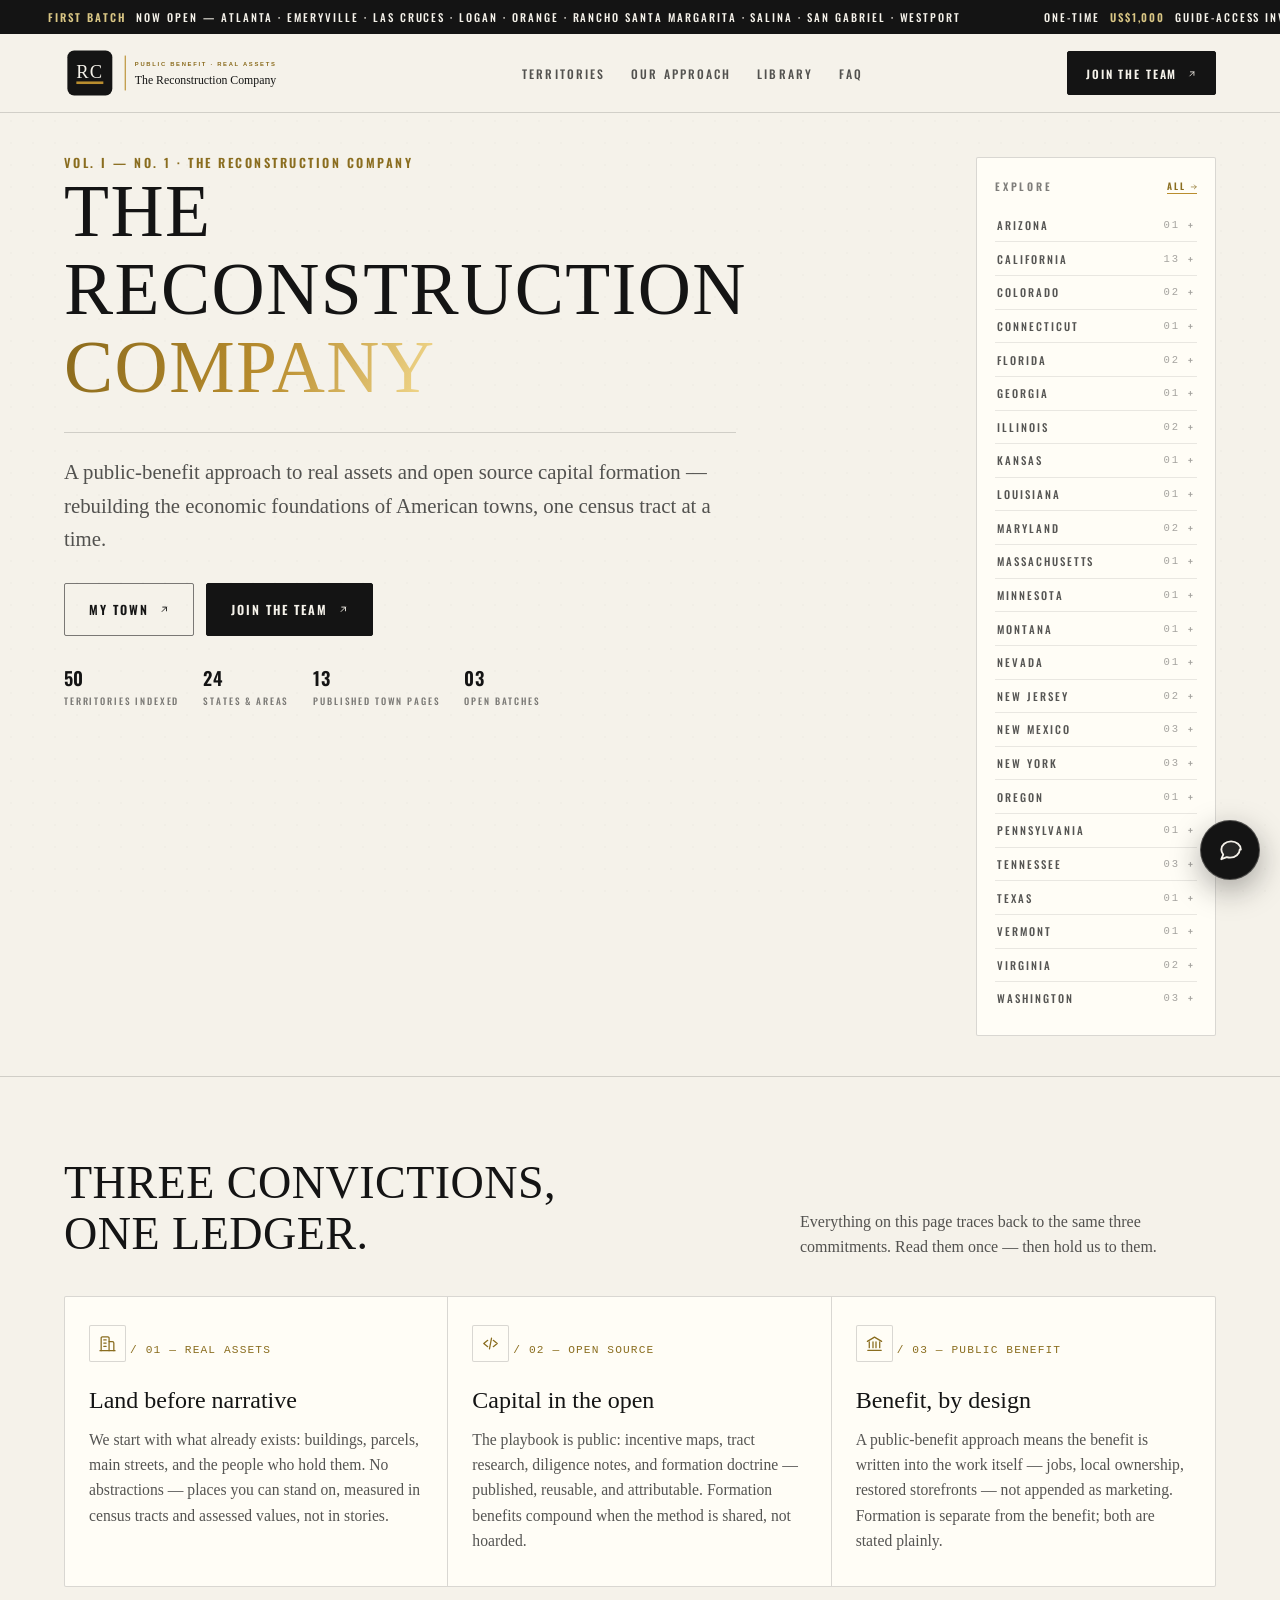
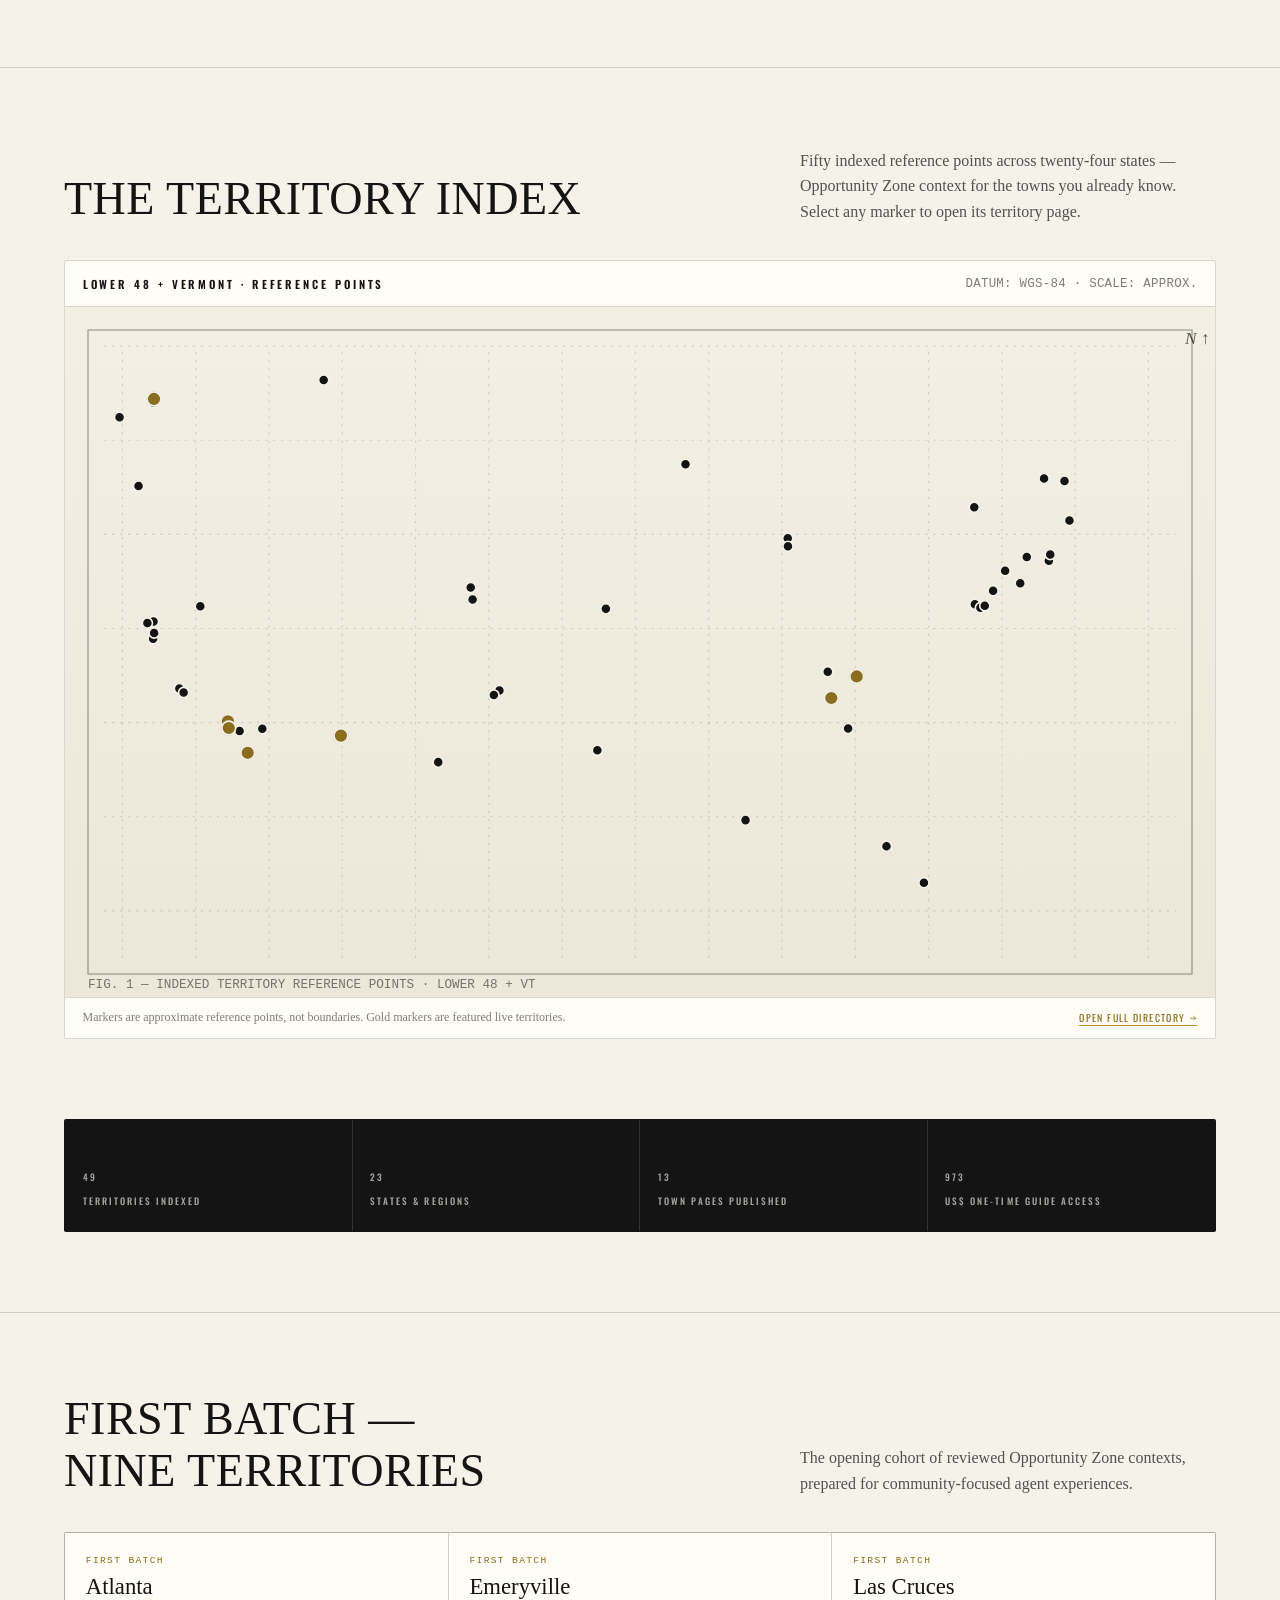
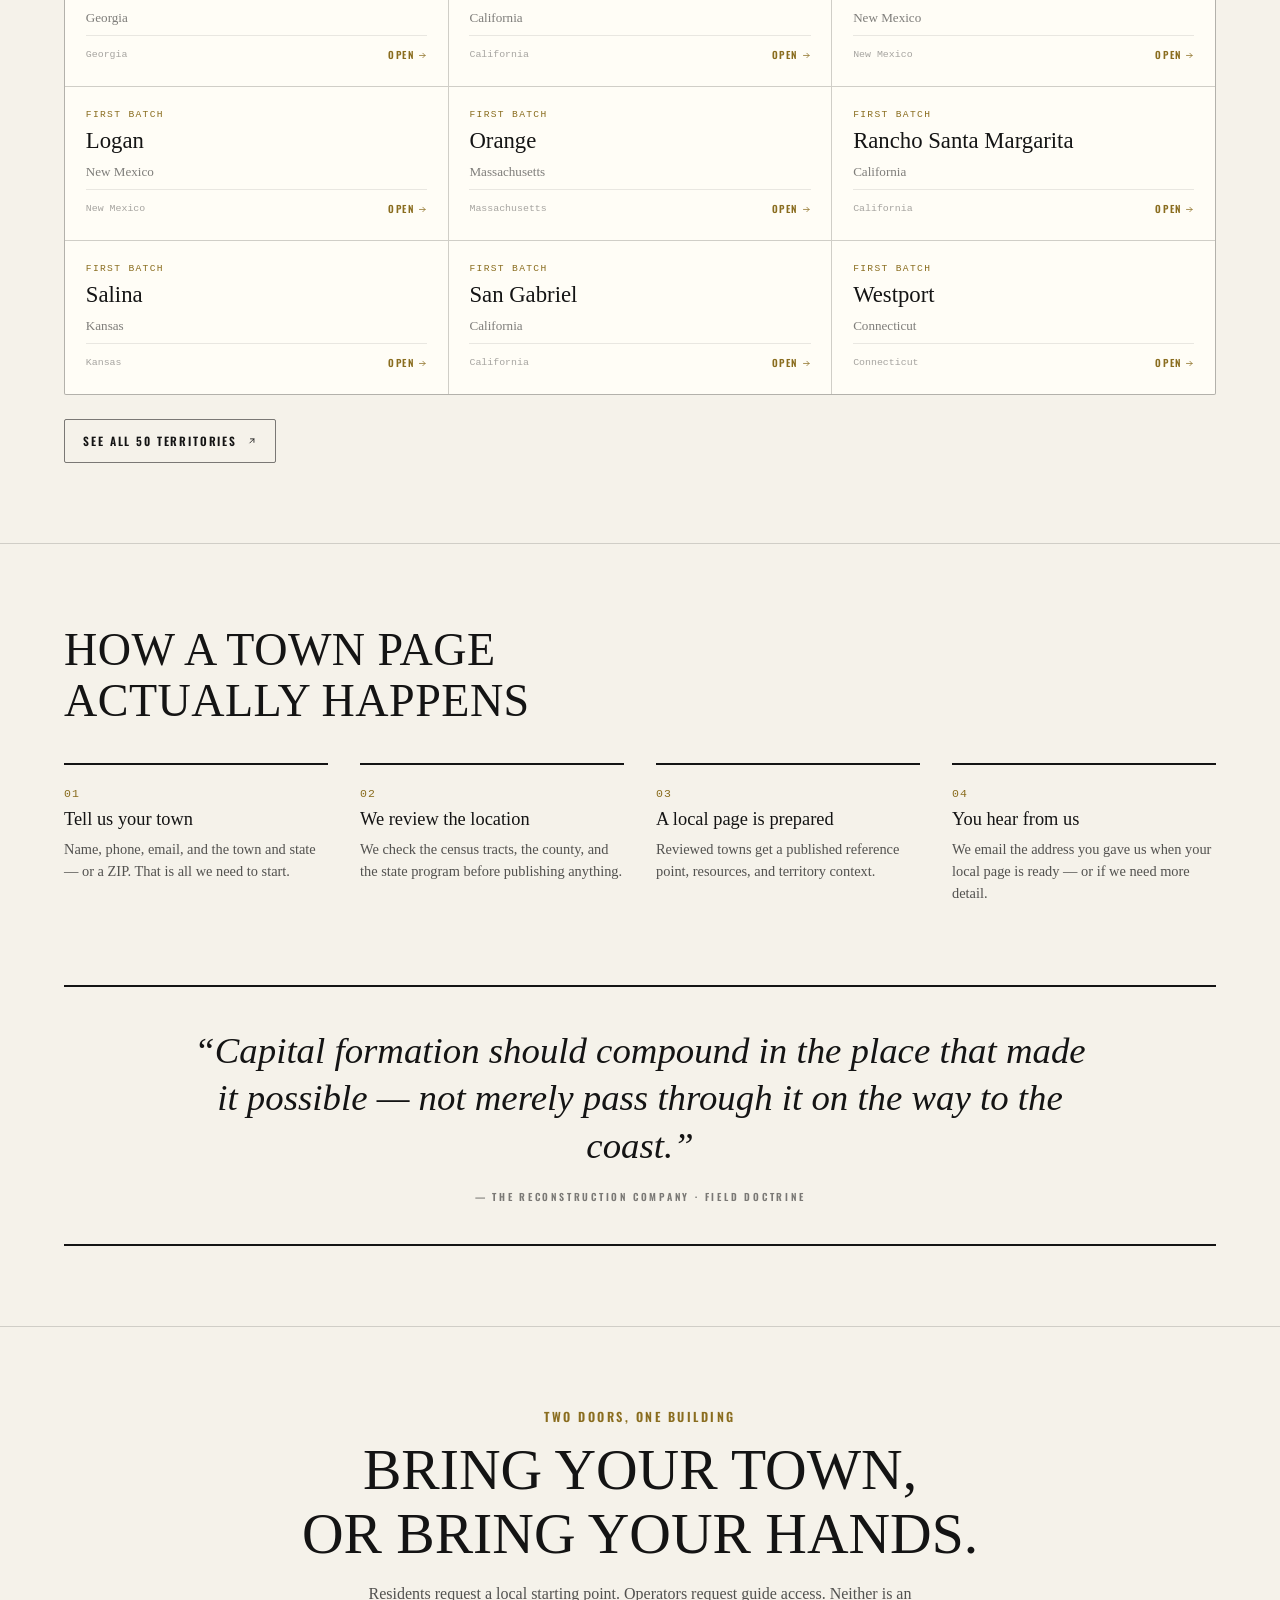
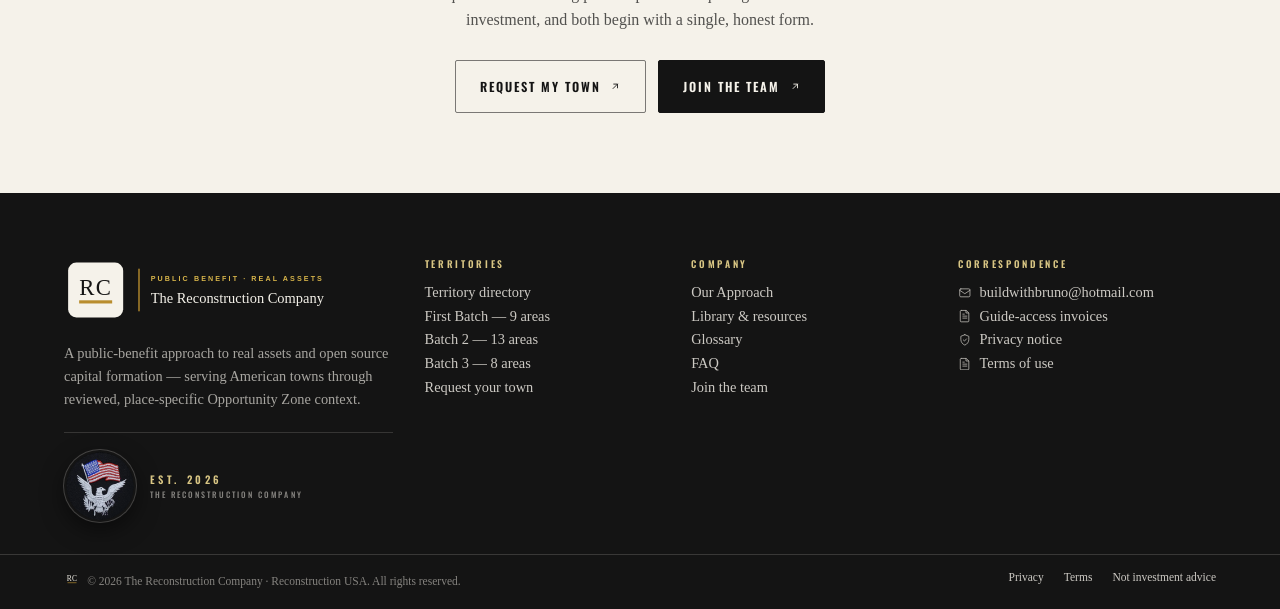
<file: index.html>
<!doctype html>
<html lang="en">
<head>
<meta charset="utf-8">
<meta name="viewport" content="width=device-width, initial-scale=1.0">
<title>The Reconstruction Company — A public-benefit approach to real assets and open source capital formation</title>
<meta name="description" content="The Reconstruction Company: a public-benefit approach to real assets and open source capital formation. Explore 50 indexed territories, request your town, and join the team.">
<link rel="canonical" href="https://reconstructionjob-earl-lee-s-projects.vercel.app/">
<meta property="og:type" content="website">
<meta property="og:site_name" content="The Reconstruction Company">
<meta property="og:title" content="The Reconstruction Company — A public-benefit approach to real assets and open source capital formation">
<meta property="og:description" content="The Reconstruction Company: a public-benefit approach to real assets and open source capital formation. Explore 50 indexed territories, request your town, and join the team.">
<meta property="og:url" content="https://reconstructionjob-earl-lee-s-projects.vercel.app/">
<meta property="og:image" content="https://reconstructionjob-earl-lee-s-projects.vercel.app/assets/img/og.jpg">
<meta property="og:image:width" content="1568">
<meta property="og:image:height" content="818">
<meta name="twitter:image" content="https://reconstructionjob-earl-lee-s-projects.vercel.app/assets/img/og.jpg">
<meta name="twitter:card" content="summary">
<meta name="twitter:title" content="The Reconstruction Company — A public-benefit approach to real assets and open source capital formation">
<meta name="twitter:description" content="The Reconstruction Company: a public-benefit approach to real assets and open source capital formation. Explore 50 indexed territories, request your town, and join the team.">
<link rel="icon" href="favicon.svg" type="image/svg+xml">
<meta name="theme-color" content="#f5f2ea">
<link rel="preconnect" href="https://fonts.googleapis.com">
<link rel="preconnect" href="https://fonts.gstatic.com" crossorigin>
<link href="https://fonts.googleapis.com/css2?family=Oswald:wght@400;500;600&family=Inter:wght@400;500;600&display=swap" rel="stylesheet">
<link rel="stylesheet" href="assets/css/site.css">
</head>
<body>
<div class="page">

<!-- ticker -->
<div class="ticker" aria-hidden="true">
  <div class="ticker__inner">
    <span><svg class="dia" viewBox="0 0 10 10" aria-hidden="true"><rect x="1.7" y="1.7" width="6.6" height="6.6" transform="rotate(45 5 5)" fill="currentColor"/></svg> <b>First Batch</b> now open — Atlanta · Emeryville · Las Cruces · Logan · Orange · Rancho Santa Margarita · Salina · San Gabriel · Westport</span>
    <span><svg class="dia" viewBox="0 0 10 10" aria-hidden="true"><rect x="1.7" y="1.7" width="6.6" height="6.6" transform="rotate(45 5 5)" fill="currentColor"/></svg> One-time <b>US$1,000</b> guide-access invoice — a service, never an offering</span>
    <span><svg class="dia" viewBox="0 0 10 10" aria-hidden="true"><rect x="1.7" y="1.7" width="6.6" height="6.6" transform="rotate(45 5 5)" fill="currentColor"/></svg> A ZIP code is <b>not</b> an Opportunity Zone — verify every address</span>
    <span><svg class="dia" viewBox="0 0 10 10" aria-hidden="true"><rect x="1.7" y="1.7" width="6.6" height="6.6" transform="rotate(45 5 5)" fill="currentColor"/></svg> Correspondence: <b>buildwithbruno@hotmail.com</b></span>
  </div>
</div>

<!-- masthead -->
<header class="masthead">
  <div class="masthead__in">
    <a class="wordmark" href="index.html" aria-label="The Reconstruction Company — home">
      <img class="brand-logo" src="assets/img/logo.svg" alt="The Reconstruction Company — Public Benefit, Real Assets" width="264" height="56">
    </a>
    <nav aria-label="Primary">
      <ul class="nav">
        <li><a href="areas.html">Territories</a></li>
        <li><a href="approach.html">Our Approach</a></li>
        <li><a href="library.html">Library</a></li>
        <li><a href="faq.html">FAQ</a></li>
      </ul>
    </nav>
    <div class="mast-cta">
      <a class="btn btn--solid" href="join-the-team.html">Join the Team <span class="arr"><svg class="ic" viewBox="0 0 24 24" stroke="currentColor" fill="none" stroke-width="2" stroke-linecap="round" stroke-linejoin="round" aria-hidden="true"><path d="M7 17 17 7"/><path d="M8.5 7H17v8.5"/></svg></span></a>
      <button class="hamburger" aria-expanded="false" aria-controls="mobile-panel" aria-label="Toggle menu"><span></span><span></span><span></span></button>
    </div>
  </div>
  <div class="mobile-panel" id="mobile-panel">
    <a href="index.html">Home</a>
    <a href="areas.html">Territory Directory</a>
    <a href="approach.html">Our Approach</a>
    <a href="library.html">Library &amp; Resources</a>
    <a href="glossary.html">Glossary</a>
    <a href="faq.html">FAQ</a>
    <div class="row">
      <a class="btn btn--ghost" href="my-town.html" style="flex:1;justify-content:center">My Town</a>
      <a class="btn btn--solid" href="join-the-team.html" style="flex:1;justify-content:center">Join the Team</a>
    </div>
  </div>
</header>

<main class="page-anim">

<!-- ============ HERO ============ -->
<section class="hero">
  <div class="wrap hero__grid">
    <div>
      <p class="eyebrow eyebrow--ochre reveal">Vol. I — No. 1 · The Reconstruction Company</p>
      <h1 class="reveal" style="--d:80ms">The<br>Reconstruction<br><span class="thin">Company</span></h1>
      <div class="standfirst reveal" style="--d:160ms">
        A public-benefit approach to real assets and open source capital formation — rebuilding the economic foundations of American towns, one census tract at a time.
      </div>
      <div class="cta-row reveal" style="--d:240ms">
        <a class="btn btn--ghost btn--lg" href="my-town.html">My Town <span class="arr"><svg class="ic" viewBox="0 0 24 24" stroke="currentColor" fill="none" stroke-width="2" stroke-linecap="round" stroke-linejoin="round" aria-hidden="true"><path d="M7 17 17 7"/><path d="M8.5 7H17v8.5"/></svg></span></a>
        <a class="btn btn--solid btn--lg" href="join-the-team.html">Join the Team <span class="arr"><svg class="ic" viewBox="0 0 24 24" stroke="currentColor" fill="none" stroke-width="2" stroke-linecap="round" stroke-linejoin="round" aria-hidden="true"><path d="M7 17 17 7"/><path d="M8.5 7H17v8.5"/></svg></span></a>
      </div>
      <div class="hero__meta reveal" style="--d:320ms" aria-label="Program scope">
        <div><b>50</b><span>Territories indexed</span></div>
        <div><b>24</b><span>States &amp; areas</span></div>
        <div><b>13</b><span>Published town pages</span></div>
        <div><b>03</b><span>Open batches</span></div>
      </div>
    </div>

    <!-- explore rail -->
    <aside class="explore reveal" style="--d:200ms" aria-label="Explore by state">
      <h2>Explore <a href="areas.html">All <svg class="ic" viewBox="0 0 24 24" stroke="currentColor" fill="none" stroke-width="2" stroke-linecap="round" stroke-linejoin="round" aria-hidden="true"><path d="M4 12h15"/><path d="m13 6 6 6-6 6"/></svg></a></h2>
      <div id="explore-rail"></div>
    </aside>
  </div>
</section>

<!-- ============ THESIS ============ -->
<section class="section" aria-labelledby="thesis-h">
  <div class="wrap">
    <div class="section-head reveal">
      <h2 id="thesis-h">Three convictions,<br>one ledger.</h2>
      <p>Everything on this page traces back to the same three commitments. Read them once — then hold us to them.</p>
    </div>
    <div class="thesis">
      <article class="reveal" style="--d:0ms">
        <span class="thesis__icon"><svg class="ic" viewBox="0 0 24 24" stroke="currentColor" fill="none" stroke-width="2" stroke-linecap="round" stroke-linejoin="round" aria-hidden="true"><path d="M4 21V5a1.5 1.5 0 0 1 1.5-1.5h7A1.5 1.5 0 0 1 14 5v16"/><path d="M14 9.5h4.2A1.8 1.8 0 0 1 20 11.3V21"/><path d="M2.5 21h19"/><path d="M7.3 7.5h3M7.3 11.5h3M7.3 15.5h3"/></svg></span>
        <span class="num">/ 01 — REAL ASSETS</span>
        <h3>Land before narrative</h3>
        <p>We start with what already exists: buildings, parcels, main streets, and the people who hold them. No abstractions — places you can stand on, measured in census tracts and assessed values, not in stories.</p>
      </article>
      <article class="reveal" style="--d:120ms">
        <span class="thesis__icon"><svg class="ic" viewBox="0 0 24 24" stroke="currentColor" fill="none" stroke-width="2" stroke-linecap="round" stroke-linejoin="round" aria-hidden="true"><path d="m8.5 8-5 4 5 4"/><path d="m15.5 8 5 4-5 4"/><path d="M13.3 5.3l-2.6 13.4"/></svg></span>
        <span class="num">/ 02 — OPEN SOURCE</span>
        <h3>Capital in the open</h3>
        <p>The playbook is public: incentive maps, tract research, diligence notes, and formation doctrine — published, reusable, and attributable. Formation benefits compound when the method is shared, not hoarded.</p>
      </article>
      <article class="reveal" style="--d:240ms">
        <span class="thesis__icon"><svg class="ic" viewBox="0 0 24 24" stroke="currentColor" fill="none" stroke-width="2" stroke-linecap="round" stroke-linejoin="round" aria-hidden="true"><path d="M3 9.3 12 4l9 5.3"/><path d="M5.4 9.8v7.5M10.1 9.8v7.5M13.9 9.8v7.5M18.6 9.8v7.5"/><path d="M3.5 20.6h17"/></svg></span>
        <span class="num">/ 03 — PUBLIC BENEFIT</span>
        <h3>Benefit, by design</h3>
        <p>A public-benefit approach means the benefit is written into the work itself — jobs, local ownership, restored storefronts — not appended as marketing. Formation is separate from the benefit; both are stated plainly.</p>
      </article>
    </div>
  </div>
</section>

<!-- ============ TERRITORY MAP ============ -->
<section class="section" aria-labelledby="map-h">
  <div class="wrap">
    <div class="section-head reveal">
      <h2 id="map-h">The Territory Index</h2>
      <p>Fifty indexed reference points across twenty-four states — Opportunity Zone context for the towns you already know. Select any marker to open its territory page.</p>
    </div>
    <div class="map-panel reveal">
      <div class="map-panel__head">
        <h3>Lower 48 + Vermont · Reference Points</h3>
        <span class="mono" style="color:var(--ink-55)">DATUM: WGS-84 · SCALE: APPROX.</span>
      </div>
      <div class="map-wrap" id="territory-map" aria-describedby="map-note"></div>
      <div class="map-foot">
        <span id="map-note">Markers are approximate reference points, not boundaries. Gold markers are featured live territories.</span>
        <a href="areas.html">Open full directory <svg class="ic" viewBox="0 0 24 24" stroke="currentColor" fill="none" stroke-width="2" stroke-linecap="round" stroke-linejoin="round" aria-hidden="true"><path d="M4 12h15"/><path d="m13 6 6 6-6 6"/></svg></a>
      </div>
    </div>
  </div>
</section>

<!-- ============ STATS ============ -->
<section class="section" style="padding-top:0;border-top:0" aria-label="Program at a glance">
  <div class="wrap">
    <div class="stats reveal">
      <div><b><span data-count="50">0</span></b><span>Territories indexed</span></div>
      <div><b><span data-count="24">0</span></b><span>States &amp; regions</span></div>
      <div><b><span data-count="13">0</span></b><span>Town pages published</span></div>
      <div><b><span data-count="1000" data-suffix="">0</span></b><span>US$ one-time guide access</span></div>
    </div>
  </div>
</section>

<!-- ============ FIRST BATCH ============ -->
<section class="section" aria-labelledby="batch-h">
  <div class="wrap">
    <div class="section-head reveal">
      <h2 id="batch-h">First Batch —<br>nine territories</h2>
      <p>The opening cohort of reviewed Opportunity Zone contexts, prepared for community-focused agent experiences.</p>
    </div>
    <div class="cards reveal" id="first-batch-grid"></div>
    <p style="margin-top:1.5rem"><a class="btn btn--ghost" href="areas.html">See all 50 territories <span class="arr"><svg class="ic" viewBox="0 0 24 24" stroke="currentColor" fill="none" stroke-width="2" stroke-linecap="round" stroke-linejoin="round" aria-hidden="true"><path d="M7 17 17 7"/><path d="M8.5 7H17v8.5"/></svg></span></a></p>
  </div>
</section>

<!-- ============ HOW IT WORKS ============ -->
<section class="section" aria-labelledby="how-h">
  <div class="wrap">
    <div class="section-head reveal">
      <h2 id="how-h">How a town page<br>actually happens</h2>
    </div>
    <div class="steps">
      <div class="step reveal" style="--d:0ms"><h3>Tell us your town</h3><p>Name, phone, email, and the town and state — or a ZIP. That is all we need to start.</p></div>
      <div class="step reveal" style="--d:100ms"><h3>We review the location</h3><p>We check the census tracts, the county, and the state program before publishing anything.</p></div>
      <div class="step reveal" style="--d:200ms"><h3>A local page is prepared</h3><p>Reviewed towns get a published reference point, resources, and territory context.</p></div>
      <div class="step reveal" style="--d:300ms"><h3>You hear from us</h3><p>We email the address you gave us when your local page is ready — or if we need more detail.</p></div>
    </div>
  </div>
</section>

<!-- ============ PULL QUOTE ============ -->
<section class="section" style="padding-top:0;border-top:0">
  <div class="wrap">
    <figure class="pull reveal">
      <blockquote>“Capital formation should compound in the place that made it possible — not merely pass through it on the way to the coast.”</blockquote>
      <cite>— The Reconstruction Company · Field Doctrine</cite>
    </figure>
  </div>
</section>

<!-- ============ FINAL CTA ============ -->
<section class="section" aria-labelledby="cta-h">
  <div class="wrap" style="text-align:center">
    <p class="eyebrow eyebrow--ochre reveal">Two doors, one building</p>
    <h2 id="cta-h" class="reveal" style="--d:80ms;font-weight:400;text-transform:uppercase;font-size:clamp(1.8rem,5vw,3.6rem);line-height:1.1;margin:.75rem auto 1rem;max-width:52rem">Bring your town,<br>or bring your hands.</h2>
    <p class="reveal" style="--d:160ms;color:var(--ink-70);max-width:38rem;margin:0 auto 1.5rem;line-height:1.6">Residents request a local starting point. Operators request guide access. Neither is an investment, and both begin with a single, honest form.</p>
    <div class="cta-row reveal" style="--d:240ms;justify-content:center">
      <a class="btn btn--ghost btn--lg" href="my-town.html">Request My Town <span class="arr"><svg class="ic" viewBox="0 0 24 24" stroke="currentColor" fill="none" stroke-width="2" stroke-linecap="round" stroke-linejoin="round" aria-hidden="true"><path d="M7 17 17 7"/><path d="M8.5 7H17v8.5"/></svg></span></a>
      <a class="btn btn--solid btn--lg" href="join-the-team.html">Join the Team <span class="arr"><svg class="ic" viewBox="0 0 24 24" stroke="currentColor" fill="none" stroke-width="2" stroke-linecap="round" stroke-linejoin="round" aria-hidden="true"><path d="M7 17 17 7"/><path d="M8.5 7H17v8.5"/></svg></span></a>
    </div>
  </div>
</section>

</main>

<!-- ============ COLOPHON ============ -->
<footer class="colophon">
  <div class="colophon__top">
    <div>
      <img class="colophon__logo" src="assets/img/logo-reversed.svg" alt="The Reconstruction Company — Public Benefit, Real Assets" width="297" height="63">
      <p class="mission">A public-benefit approach to real assets and open source capital formation — serving American towns through reviewed, place-specific Opportunity Zone context.</p>
      <div class="colophon__patch">
        <img src="assets/img/eagle-flag-patch.webp" alt="Embroidered patch: United States flag and white eagle on a black roundel" width="76" height="76" loading="lazy" decoding="async">
        <span class="colophon__patch-tag"><b>EST. 2026</b><small>THE RECONSTRUCTION COMPANY</small></span>
      </div>
    </div>
    <div>
      <h4>Territories</h4>
      <ul>
        <li><a href="areas.html">Territory directory</a></li>
        <li><a href="areas.html#first-batch">First Batch — 9 areas</a></li>
        <li><a href="areas.html#batch-2">Batch 2 — 13 areas</a></li>
        <li><a href="areas.html#batch-3">Batch 3 — 8 areas</a></li>
        <li><a href="my-town.html">Request your town</a></li>
      </ul>
    </div>
    <div>
      <h4>Company</h4>
      <ul>
        <li><a href="approach.html">Our Approach</a></li>
        <li><a href="library.html">Library &amp; resources</a></li>
        <li><a href="glossary.html">Glossary</a></li>
        <li><a href="faq.html">FAQ</a></li>
        <li><a href="join-the-team.html">Join the team</a></li>
      </ul>
    </div>
    <div>
      <h4>Correspondence</h4>
      <ul>
        <li><a href="mailto:buildwithbruno@hotmail.com"><span class="corr-ic"><svg class="ic" viewBox="0 0 24 24" stroke="currentColor" fill="none" stroke-width="2" stroke-linecap="round" stroke-linejoin="round" aria-hidden="true"><rect x="3" y="5" width="18" height="14" rx="2"/><path d="m3 7.5 9 6 9-6"/></svg></span>buildwithbruno@hotmail.com</a></li>
        <li><a href="join-the-team.html"><span class="corr-ic"><svg class="ic" viewBox="0 0 24 24" stroke="currentColor" fill="none" stroke-width="2" stroke-linecap="round" stroke-linejoin="round" aria-hidden="true"><path d="M6 2.5h8.5L19 7v14a1.5 1.5 0 0 1-1.5 1.5h-12A1.5 1.5 0 0 1 4 21V4a1.5 1.5 0 0 1 1.5-1.5Z"/><path d="M14 2.5V7h4.5"/><path d="M8.5 12.5h7M8.5 16h7M8.5 9h2.5"/></svg></span>Guide-access invoices</a></li>
        <li><a href="privacy.html"><span class="corr-ic"><svg class="ic" viewBox="0 0 24 24" stroke="currentColor" fill="none" stroke-width="2" stroke-linecap="round" stroke-linejoin="round" aria-hidden="true"><path d="M12 3l7 2.8v5.4c0 4.6-3 8.6-7 10-4-1.4-7-5.4-7-10V5.8L12 3Z"/><path d="m9.4 12.2 2 2 3.4-3.8"/></svg></span>Privacy notice</a></li>
        <li><a href="terms.html"><span class="corr-ic"><svg class="ic" viewBox="0 0 24 24" stroke="currentColor" fill="none" stroke-width="2" stroke-linecap="round" stroke-linejoin="round" aria-hidden="true"><path d="M6 2.5h8.5L19 7v14a1.5 1.5 0 0 1-1.5 1.5h-12A1.5 1.5 0 0 1 4 21V4a1.5 1.5 0 0 1 1.5-1.5Z"/><path d="M14 2.5V7h4.5"/><path d="M8.5 12.5h7M8.5 16h7M8.5 9h2.5"/></svg></span>Terms of use</a></li>
      </ul>
    </div>
  </div>
  <div class="colophon__bar">
    <span><img class="colophon__badge" src="favicon.svg" alt="" aria-hidden="true" width="16" height="16">© <span data-year>2026</span> The Reconstruction Company · Reconstruction USA. All rights reserved.</span>
    <nav>
      <a href="privacy.html">Privacy</a>
      <a href="terms.html">Terms</a>
      <a href="faq.html">Not investment advice</a>
    </nav>
  </div>
</footer>

</div>
<script src="assets/js/data.js"></script>
<script src="assets/js/site.js"></script>
<script src="assets/js/config.js"></script>
<script src="assets/js/forms.js"></script>
<script src="assets/js/announce.js"></script>
<script src="assets/js/chat.js"></script>
</body>
</html>
</file>
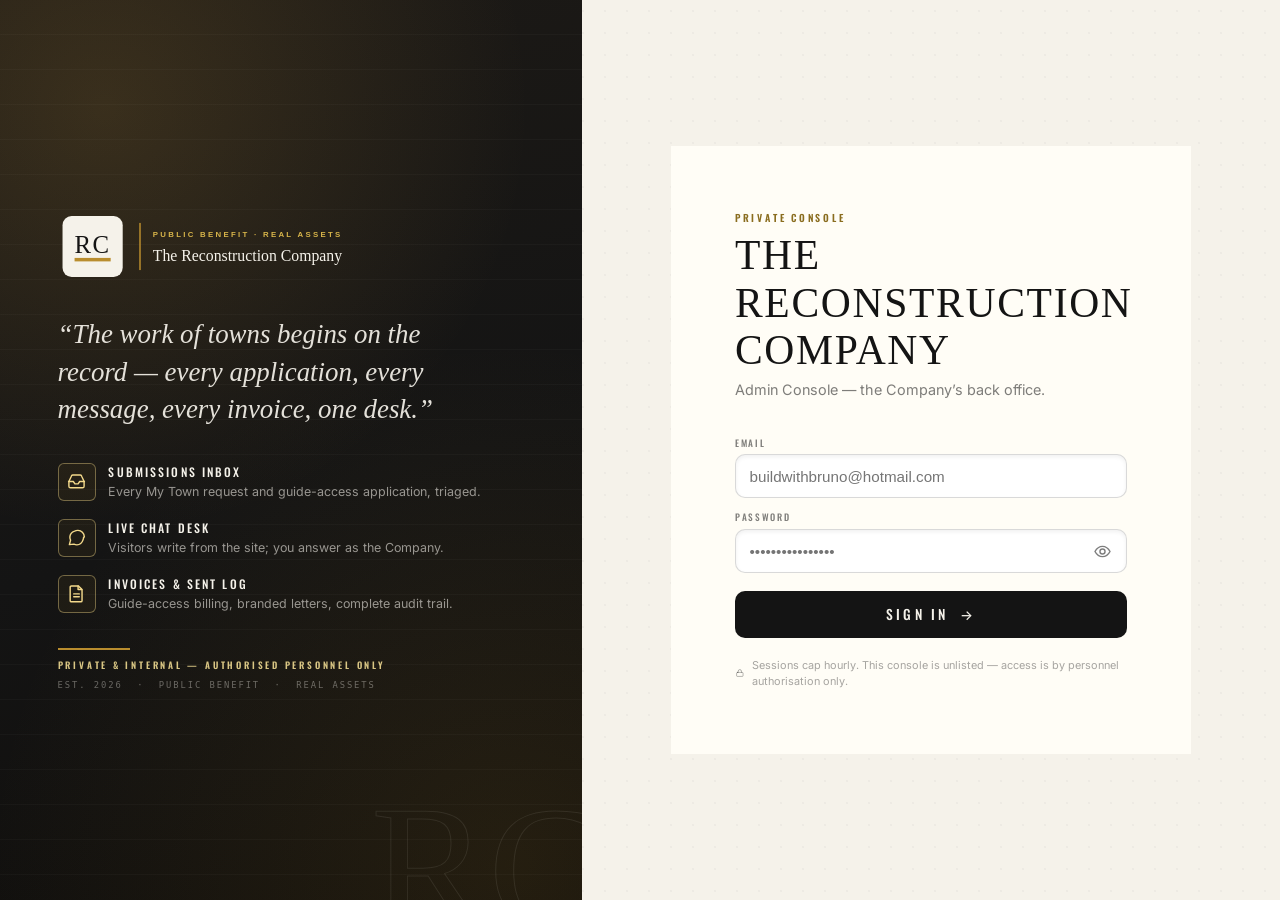
<file: admin/index.html>
<!doctype html>
<html lang="en">
<head>
<meta charset="utf-8">
<meta name="viewport" content="width=device-width, initial-scale=1.0">
<title>Admin Console — The Reconstruction Company</title>
<meta name="description" content="Restricted administration console for The Reconstruction Company.">
<meta name="robots" content="noindex, nofollow">
<link rel="icon" href="/favicon.svg" type="image/svg+xml">
<meta name="theme-color" content="#141414">
<link rel="preconnect" href="https://fonts.googleapis.com">
<link rel="preconnect" href="https://fonts.gstatic.com" crossorigin>
<link href="https://fonts.googleapis.com/css2?family=Oswald:wght@400;500;600&family=Inter:wght@400;500;600&display=swap" rel="stylesheet">
<link rel="stylesheet" href="/admin/admin.css">
</head>
<body>

<!-- ============ LOGIN VIEW ============ -->
<div id="loginView" class="login">
  <div class="login__split">

    <aside class="login__editorial" aria-hidden="true">
      <img class="login__lockup" src="/assets/img/logo-reversed.svg" alt="" width="340" height="72">
      <p class="login__exhibit">&ldquo;The work of towns begins on the record — every application, every message, every invoice, one desk.&rdquo;</p>
      <ul class="login__inside">
        <li><span class="login__inside-ic"><svg viewBox="0 0 24 24" stroke="currentColor" fill="none" stroke-width="1.8" stroke-linecap="round" stroke-linejoin="round"><path d="M22 12h-6l-2 3h-4l-2-3H2"/><path d="M5.5 5.3 2.4 12v6a2 2 0 0 0 2 2h15.2a2 2 0 0 0 2-2v-6l-3.1-6.7A2 2 0 0 0 16.8 3.7H7.2a2 2 0 0 0-1.7 1.6Z"/></svg></span><span><b>Submissions inbox</b><small>Every My Town request and guide-access application, triaged.</small></span></li>
        <li><span class="login__inside-ic"><svg viewBox="0 0 24 24" stroke="currentColor" fill="none" stroke-width="1.8" stroke-linecap="round" stroke-linejoin="round"><path d="M21 11.5a8.4 8.4 0 0 1-.9 3.8 8.5 8.5 0 0 1-7.6 6 8.4 8.4 0 0 1-3.8-.9L3 21l1.5-5.7a8.4 8.4 0 0 1-.9-3.8 8.5 8.5 0 0 1 6-7.6 8.4 8.4 0 0 1 3.8-.9h.5a8.5 8.5 0 0 1 8 8v.5Z"/></svg></span><span><b>Live chat desk</b><small>Visitors write from the site; you answer as the Company.</small></span></li>
        <li><span class="login__inside-ic"><svg viewBox="0 0 24 24" stroke="currentColor" fill="none" stroke-width="1.8" stroke-linecap="round" stroke-linejoin="round"><path d="M6 2.5h8.5L19 7v14a1.5 1.5 0 0 1-1.5 1.5h-12A1.5 1.5 0 0 1 4 21V4a1.5 1.5 0 0 1 1.5-1.5Z"/><path d="M14 2.5V7h4.5"/><path d="M8.5 12.5h7M8.5 16h7"/></svg></span><span><b>Invoices &amp; sent log</b><small>Guide-access billing, branded letters, complete audit trail.</small></span></li>
      </ul>
      <div class="login__colophon">
        <span class="login__rule"></span>
        <p class="login__private">PRIVATE &amp; INTERNAL — AUTHORISED PERSONNEL ONLY</p>
        <p class="login__est">EST. 2026 &nbsp;·&nbsp; PUBLIC BENEFIT &nbsp;·&nbsp; REAL ASSETS</p>
      </div>
      <div class="login__ghost">RC</div>
    </aside>

    <form id="loginForm" class="login__card" autocomplete="on">
      <p class="login__eyebrow">Private console</p>
      <h1 class="login__title">The Reconstruction<br>Company</h1>
      <p class="login__sub">Admin Console — the Company&rsquo;s back office.</p>
      <label class="login__label" for="loginEmail">Email</label>
      <input id="loginEmail" class="login__input" type="email" required autocomplete="username" placeholder="buildwithbruno@hotmail.com">
      <label class="login__label" for="loginPassword">Password</label>
      <div class="login__pass">
        <input id="loginPassword" class="login__input" type="password" required autocomplete="current-password" placeholder="••••••••••••••••">
        <button type="button" class="login__toggle" id="loginToggle" aria-label="Show password">
          <svg class="eye-on" viewBox="0 0 24 24" stroke="currentColor" fill="none" stroke-width="1.8" stroke-linecap="round" stroke-linejoin="round" aria-hidden="true"><path d="M2.5 12S6 5.5 12 5.5 21.5 12 21.5 12 18 18.5 12 18.5 2.5 12 2.5 12Z"/><circle cx="12" cy="12" r="3.2"/></svg>
          <svg class="eye-off" viewBox="0 0 24 24" stroke="currentColor" fill="none" stroke-width="1.8" stroke-linecap="round" stroke-linejoin="round" aria-hidden="true"><path d="M4 4.5 20 20"/><path d="M9.9 5.9A9.8 9.8 0 0 1 12 5.5c6 0 9.5 6.5 9.5 6.5a17 17 0 0 1-2.9 4M6.4 8A16.4 16.4 0 0 0 2.5 12S6 18.5 12 18.5c1.1 0 2.2-.3 3.1-.7"/></svg>
        </button>
      </div>
      <p id="loginError" class="login__error" role="alert" hidden></p>
      <button type="submit" id="loginBtn" class="login__btn"><span class="login__btn-label">Sign in</span><span class="login__btn-arrow" aria-hidden="true">→</span></button>
      <p class="login__foot"><svg viewBox="0 0 24 24" width="12" height="12" stroke="currentColor" fill="none" stroke-width="2" stroke-linecap="round" stroke-linejoin="round" aria-hidden="true"><rect x="4" y="10.5" width="16" height="10" rx="2"/><path d="M8 10.5V7.5a4 4 0 0 1 8 0v3"/></svg> Sessions cap hourly. This console is unlisted — access is by personnel authorisation only.</p>
    </form>
  </div>

  <script>
  (function(){
    var t = document.getElementById('loginToggle');
    var p = document.getElementById('loginPassword');
    if(!t || !p) return;
    t.addEventListener('click', function(){
      var show = p.type === 'password';
      p.type = show ? 'text' : 'password';
      t.classList.toggle('is-showing', show);
      t.setAttribute('aria-label', show ? 'Hide password' : 'Show password');
      p.focus();
    });
  })();
  </script>
</div>

<!-- ============ APP VIEW ============ -->
<div id="appView" class="app" hidden>

  <aside class="side">
    <div class="side__brand">
      <svg class="side__sigil" viewBox="0 0 64 64" role="img" aria-label="The Reconstruction Company"><rect width="64" height="64" rx="10" fill="#f5f2ea"/><text x="32" y="30" text-anchor="middle" dominant-baseline="central" font-family="Georgia,Times New Roman,serif" font-size="24" letter-spacing="1.5" fill="#141414">RC</text><rect x="13" y="43" width="38" height="3.4" fill="#b98d2e"/></svg>
      <div class="side__wordmark">
        <small>The Reconstruction Company</small>
        <b>Admin Console</b>
      </div>
    </div>

    <nav class="side__nav" aria-label="Admin sections">
      <button class="side__link is-active" data-tab="dashboard"><span class="sicon"><svg class="ic" viewBox="0 0 24 24" stroke="currentColor" fill="none" stroke-width="2" stroke-linecap="round" stroke-linejoin="round" aria-hidden="true"><rect x="3.5" y="3.5" width="7" height="7" rx="1.6"/><rect x="13.5" y="3.5" width="7" height="7" rx="1.6"/><rect x="3.5" y="13.5" width="7" height="7" rx="1.6"/><rect x="13.5" y="13.5" width="7" height="7" rx="1.6"/></svg></span>Dashboard</button>
      <button class="side__link" data-tab="chat"><span class="sicon"><svg class="ic" viewBox="0 0 24 24" stroke="currentColor" fill="none" stroke-width="2" stroke-linecap="round" stroke-linejoin="round" aria-hidden="true"><path d="M21 11.5a8.4 8.4 0 0 1-.9 3.8 8.5 8.5 0 0 1-7.6 6 8.4 8.4 0 0 1-3.8-.9L3 21l1.5-5.7a8.4 8.4 0 0 1-.9-3.8 8.5 8.5 0 0 1 6-7.6 8.4 8.4 0 0 1 3.8-.9h.5a8.5 8.5 0 0 1 8 8v.5Z"/></svg></span>Live Chat <span class="side__badge" id="badgeChat" hidden></span></button>
      <button class="side__link" data-tab="submissions"><span class="sicon"><svg class="ic" viewBox="0 0 24 24" stroke="currentColor" fill="none" stroke-width="2" stroke-linecap="round" stroke-linejoin="round" aria-hidden="true"><path d="M22 12h-6l-2 3h-4l-2-3H2"/><path d="M5.5 5.3 2.4 12v6a2 2 0 0 0 2 2h15.2a2 2 0 0 0 2-2v-6l-3.1-6.7A2 2 0 0 0 16.8 3.7H7.2a2 2 0 0 0-1.7 1.6Z"/></svg></span>Submissions <span class="side__badge" id="badgeSubs" hidden></span></button>
      <button class="side__link" data-tab="invoices"><span class="sicon"><svg class="ic" viewBox="0 0 24 24" stroke="currentColor" fill="none" stroke-width="2" stroke-linecap="round" stroke-linejoin="round" aria-hidden="true"><path d="M6 2.5h8.5L19 7v14a1.5 1.5 0 0 1-1.5 1.5h-12A1.5 1.5 0 0 1 4 21V4a1.5 1.5 0 0 1 1.5-1.5Z"/><path d="M14 2.5V7h4.5"/><path d="M8.5 12.5h7M8.5 16h7M8.5 9h2.5"/></svg></span>Invoices</button>
      <button class="side__link" data-tab="email"><span class="sicon"><svg class="ic" viewBox="0 0 24 24" stroke="currentColor" fill="none" stroke-width="2" stroke-linecap="round" stroke-linejoin="round" aria-hidden="true"><path d="M22 2 11 13"/><path d="M22 2 15 22l-4-9-9-4L22 2Z"/></svg></span>Email Reply</button>
      <button class="side__link" data-tab="settings"><span class="sicon"><svg class="ic" viewBox="0 0 24 24" stroke="currentColor" fill="none" stroke-width="2" stroke-linecap="round" stroke-linejoin="round" aria-hidden="true"><circle cx="12" cy="12" r="3.1"/><path d="M19.4 15a1.6 1.6 0 0 0 .32 1.76l.06.06a2 2 0 1 1-2.83 2.83l-.06-.06a1.6 1.6 0 0 0-1.76-.32 1.6 1.6 0 0 0-.97 1.47V21.5a2 2 0 1 1-4 0v-.09a1.6 1.6 0 0 0-.97-1.47 1.6 1.6 0 0 0-1.76.32l-.06.06a2 2 0 1 1-2.83-2.83l.06-.06a1.6 1.6 0 0 0 .32-1.76 1.6 1.6 0 0 0-1.47-.97H3a2 2 0 1 1 0-4h.09a1.6 1.6 0 0 0 1.47-.97 1.6 1.6 0 0 0-.32-1.76l-.06-.06a2 2 0 1 1 2.83-2.83l.06.06a1.6 1.6 0 0 0 1.76.32h0a1.6 1.6 0 0 0 .97-1.47V3a2 2 0 1 1 4 0v.09a1.6 1.6 0 0 0 .97 1.47 1.6 1.6 0 0 0 1.76-.32l.06-.06a2 2 0 1 1 2.83 2.83l-.06.06a1.6 1.6 0 0 0-.32 1.76v0a1.6 1.6 0 0 0 1.47.97H21a2 2 0 1 1 0 4h-.09a1.6 1.6 0 0 0-1.51 1.02Z"/></svg></span>Settings</button>
    </nav>

    <div class="side__foot">
      <a class="side__view-site" href="../index.html" target="_blank" rel="noopener">View site <svg class="ic" viewBox="0 0 24 24" stroke="currentColor" fill="none" stroke-width="2" stroke-linecap="round" stroke-linejoin="round" aria-hidden="true"><path d="M7 17 17 7"/><path d="M8.5 7H17v8.5"/></svg></a>
      <div class="side__account">
        <span id="accountEmail" class="side__email">—</span>
        <button id="signOutBtn" class="side__signout" type="button">Sign out</button>
      </div>
    </div>
  </aside>

  <main class="content">

    <!-- ===== TAB: DASHBOARD ===== -->
    <section class="tab is-active" id="tab-dashboard" aria-labelledby="h-dashboard">
      <header class="pagehead">
        <p class="eyebrow">Overview</p>
        <h2 id="h-dashboard" data-kicker="01 —">Good to see you.</h2>
        <p class="pagehead__sub">Everything submitted to the Company, wired to one desk.</p>
      </header>

      <div class="stats" id="dashStats">
        <article class="stat"><span class="stat__icon"><svg viewBox="0 0 24 24" stroke="currentColor" fill="none" stroke-width="1.8" stroke-linecap="round" stroke-linejoin="round" aria-hidden="true"><path d="M22 12h-6l-2 3h-4l-2-3H2"/><path d="M5.5 5.3 2.4 12v6a2 2 0 0 0 2 2h15.2a2 2 0 0 0 2-2v-6l-3.1-6.7A2 2 0 0 0 16.8 3.7H7.2a2 2 0 0 0-1.7 1.6Z"/></svg></span><span class="stat__label">New leads</span><b class="stat__num" id="statNewSubs">–</b><span class="stat__hint">Awaiting your review</span></article>
        <article class="stat"><span class="stat__icon"><svg viewBox="0 0 24 24" stroke="currentColor" fill="none" stroke-width="1.8" stroke-linecap="round" stroke-linejoin="round" aria-hidden="true"><path d="M21 11.5a8.4 8.4 0 0 1-.9 3.8 8.5 8.5 0 0 1-7.6 6 8.4 8.4 0 0 1-3.8-.9L3 21l1.5-5.7a8.4 8.4 0 0 1-.9-3.8 8.5 8.5 0 0 1 6-7.6 8.4 8.4 0 0 1 3.8-.9h.5a8.5 8.5 0 0 1 8 8v.5Z"/></svg></span><span class="stat__label">Open chats</span><b class="stat__num" id="statOpenChats">–</b><span class="stat__hint">Visitors waiting on you</span></article>
        <article class="stat"><span class="stat__icon"><svg viewBox="0 0 24 24" stroke="currentColor" fill="none" stroke-width="1.8" stroke-linecap="round" stroke-linejoin="round" aria-hidden="true"><path d="M6 2.5h8.5L19 7v14a1.5 1.5 0 0 1-1.5 1.5h-12A1.5 1.5 0 0 1 4 21V4a1.5 1.5 0 0 1 1.5-1.5Z"/><path d="M14 2.5V7h4.5"/><path d="M8.5 12.5h7M8.5 16h7"/></svg></span><span class="stat__label">Outstanding</span><b class="stat__num" id="statOutstanding">–</b><span class="stat__hint">Sent, unpaid invoices</span></article>
        <article class="stat"><span class="stat__icon"><svg viewBox="0 0 24 24" stroke="currentColor" fill="none" stroke-width="1.8" stroke-linecap="round" stroke-linejoin="round" aria-hidden="true"><rect x="2.5" y="6" width="19" height="12" rx="2"/><circle cx="12" cy="12" r="3"/><path d="M6 10v.01M18 14v.01"/></svg></span><span class="stat__label">Collected</span><b class="stat__num" id="statPaid">–</b><span class="stat__hint">Paid invoices, all time</span></article>
      </div>

      <div class="dash-grid">
        <div class="card">
          <div class="card__head"><h3>Needs attention</h3><button class="linkbtn" data-goto="submissions">Open inbox <svg class="ic" viewBox="0 0 24 24" stroke="currentColor" fill="none" stroke-width="2" stroke-linecap="round" stroke-linejoin="round" aria-hidden="true"><path d="M4 12h15"/><path d="m13 6 6 6-6 6"/></svg></button></div>
          <ul id="dashLeads" class="dash-list"><li class="dash-list__empty">Loading…</li></ul>
        </div>
        <div class="card">
          <div class="card__head"><h3>Latest messages</h3><button class="linkbtn" data-goto="chat">Open chat <svg class="ic" viewBox="0 0 24 24" stroke="currentColor" fill="none" stroke-width="2" stroke-linecap="round" stroke-linejoin="round" aria-hidden="true"><path d="M4 12h15"/><path d="m13 6 6 6-6 6"/></svg></button></div>
          <ul id="dashChats" class="dash-list"><li class="dash-list__empty">Loading…</li></ul>
        </div>
      </div>
    </section>

    <!-- ===== TAB: CHAT ===== -->
    <section class="tab" id="tab-chat" aria-labelledby="h-chat" hidden>
      <header class="pagehead">
        <p class="eyebrow">Live chat</p>
        <h2 id="h-chat" data-kicker="02 —">The front desk.</h2>
        <p class="pagehead__sub">Visitors chat from the public site; you answer here. Updates automatically.</p>
      </header>

      <div class="chat-layout">
        <div class="card chat-list-card">
          <div class="card__head"><h3>Conversations</h3><button id="chatRefreshBtn" class="linkbtn" type="button"><svg class="ic" viewBox="0 0 24 24" stroke="currentColor" fill="none" stroke-width="2" stroke-linecap="round" stroke-linejoin="round" aria-hidden="true"><path d="M21 12a9 9 0 1 1-9-9c2.52 0 4.93 1 6.74 2.74L21 8"/><path d="M21 3v6h-6"/></svg> Refresh</button></div>
          <ul id="chatThreadList" class="thread-list"><li class="dash-list__empty">Loading…</li></ul>
        </div>

        <div class="card chat-detail-card" id="chatDetailCard">
          <div class="chat-detail__empty" id="chatDetailEmpty">
            <p><b>Select a conversation.</b><br>Reply as the Company — visitors see your name as “The Reconstruction Company”.</p>
          </div>
          <div class="chat-detail" id="chatDetail" hidden>
            <div class="chat-detail__head">
              <div>
                <b id="chatVisitorName">—</b>
                <span id="chatVisitorEmail" class="chat-detail__email">—</span>
              </div>
              <div class="chat-detail__actions">
                <span id="chatThreadStatus" class="pill pill--open">open</span>
                <button id="chatToggleStatusBtn" class="mini-btn" type="button">Close</button>
                <button id="chatDeleteBtn" class="mini-btn mini-btn--danger" type="button">Delete</button>
              </div>
            </div>
            <div id="chatMessages" class="chat-messages" aria-live="polite"></div>
            <form id="chatReplyForm" class="chat-reply">
              <textarea id="chatReplyBody" required rows="2" maxlength="2000" placeholder="Write your reply…" aria-label="Reply"></textarea>
              <button type="submit" class="btn-ink" id="chatReplySend">Send reply</button>
            </form>
          </div>
        </div>
      </div>
    </section>

    <!-- ===== TAB: SUBMISSIONS ===== -->
    <section class="tab" id="tab-submissions" aria-labelledby="h-subs" hidden>
      <header class="pagehead pagehead--row">
        <div>
          <p class="eyebrow">Form inbox</p>
          <h2 id="h-subs" data-kicker="03 —">Submissions.</h2>
          <p class="pagehead__sub">My Town requests and guide-access applications. Nothing is lost; everything is exportable.</p>
        </div>
        <div class="pagehead__tools">
          <button id="subsExportBtn" class="btn-ghost" type="button">Export CSV</button>
          <button id="subsRefreshBtn" class="btn-ink" type="button"><svg class="ic" viewBox="0 0 24 24" stroke="currentColor" fill="none" stroke-width="2" stroke-linecap="round" stroke-linejoin="round" aria-hidden="true"><path d="M21 12a9 9 0 1 1-9-9c2.52 0 4.93 1 6.74 2.74L21 8"/><path d="M21 3v6h-6"/></svg> Refresh</button>
        </div>
      </header>

      <div class="toolbar" role="toolbar" aria-label="Filters">
        <div class="seg" id="subsKindSeg">
          <button class="seg__btn is-active" data-kind="all">All</button>
          <button class="seg__btn" data-kind="my-town">My Town</button>
          <button class="seg__btn" data-kind="invoice">Guide-access</button>
        </div>
        <div class="seg" id="subsStatusSeg">
          <button class="seg__btn is-active" data-status="all">Any status</button>
          <button class="seg__btn" data-status="new">New</button>
          <button class="seg__btn" data-status="handled">Handled</button>
          <button class="seg__btn" data-status="archived">Archived</button>
        </div>
      </div>

      <div class="card table-card">
        <table class="table" id="subsTable">
          <thead><tr><th>Received</th><th>Type</th><th>Name</th><th>Detail</th><th>Reference</th><th>Status</th><th><span class="visually-hidden">Actions</span></th></tr></thead>
          <tbody id="subsTbody"><tr><td colspan="7" class="table__empty">Loading…</td></tr></tbody>
        </table>
      </div>

      <div class="drawer" id="subsDrawer" hidden aria-hidden="true">
        <div class="drawer__panel" role="dialog" aria-label="Submission details">
          <div class="drawer__head">
            <h3 id="drawerTitle">Submission</h3>
            <button id="drawerCloseBtn" class="linkbtn" type="button"><svg class="ic" viewBox="0 0 24 24" stroke="currentColor" fill="none" stroke-width="2" stroke-linecap="round" stroke-linejoin="round" aria-hidden="true"><path d="M6 6l12 12"/><path d="M18 6 6 18"/></svg> Close</button>
          </div>
          <dl class="drawer__meta" id="drawerMeta"></dl>
          <div class="drawer__actions">
            <button id="drawerMailBtn" class="btn-ink" type="button">Reply by email</button>
            <button id="drawerHandleBtn" class="btn-ghost" type="button">Mark handled</button>
            <button id="drawerArchiveBtn" class="btn-ghost" type="button">Archive</button>
            <button id="drawerDeleteBtn" class="btn-ghost btn-ghost--danger" type="button">Delete</button>
          </div>
        </div>
        <button class="drawer__scrim" id="drawerScrim" aria-label="Close details"></button>
      </div>
    </section>

    <!-- ===== TAB: INVOICES ===== -->
    <section class="tab" id="tab-invoices" aria-labelledby="h-inv" hidden>
      <header class="pagehead pagehead--row">
        <div>
          <p class="eyebrow">Guide-access invoices</p>
          <h2 id="h-inv" data-kicker="04 —">Invoice creator.</h2>
          <p class="pagehead__sub">Branded, one-click printing. Numbers persist — no duplicates.</p>
        </div>
        <div class="pagehead__tools">
          <button id="invNewBtn" class="btn-ghost" type="button">New invoice</button>
          <button id="invPrintBtn" class="btn-ink" type="button">Print / Save PDF</button>
        </div>
      </header>

      <div class="invoice-grid">
        <form id="invoiceForm" class="card form-card" autocomplete="off">
          <input type="hidden" id="invId">
          <div class="form-row">
            <label class="field"><span>Invoice number</span><input id="invNumber" required maxlength="40"></label>
            <label class="field field--sm"><span>Status</span><select id="invStatus"><option value="draft">Draft</option><option value="sent">Sent</option><option value="paid">Paid</option><option value="void">Void</option></select></label>
          </div>
          <label class="field"><span>Bill to — name</span><input id="invClientName" required maxlength="160" placeholder="Jane Doe"></label>
          <div class="form-row">
            <label class="field"><span>Bill to — email</span><input id="invClientEmail" type="email" maxlength="160" placeholder="jane@example.com"></label>
            <label class="field"><span>Bill to — address</span><input id="invClientAddress" maxlength="300" placeholder="Street, City, State ZIP"></label>
          </div>
          <div class="form-row">
            <label class="field"><span>Issue date</span><input id="invIssueDate" type="date" required></label>
            <label class="field"><span>Due date</span><input id="invDueDate" type="date"></label>
          </div>

          <div class="items">
            <div class="items__head"><span>Description</span><span>Qty</span><span>Rate ($)</span><span>Amount</span><span></span></div>
            <div id="invItems"></div>
            <button type="button" id="invAddItemBtn" class="linkbtn items__add">+ Add line item</button>
          </div>

          <div class="form-row form-row--totals">
            <label class="field field--sm"><span>Tax %</span><input id="invTaxRate" type="number" min="0" max="100" step="0.01" value="0"></label>
            <label class="field field--sm"><span>Discount ($)</span><input id="invDiscount" type="number" min="0" step="0.01" value="0"></label>
          </div>
          <label class="field"><span>Notes / payment instructions</span><textarea id="invNotes" rows="2" maxlength="800" placeholder="One-time US$1,000 guide access. Due on receipt. Reference invoice number with payment."></textarea></label>
          <p class="form-error" id="invError" role="alert" hidden></p>
          <div class="form-actions">
            <button type="submit" class="btn-ink" id="invSaveBtn">Save invoice</button>
            <button type="button" class="btn-ghost" id="invEmailBtn">Email via console <svg class="ic" viewBox="0 0 24 24" stroke="currentColor" fill="none" stroke-width="2" stroke-linecap="round" stroke-linejoin="round" aria-hidden="true"><path d="M4 12h15"/><path d="m13 6 6 6-6 6"/></svg></button>
          </div>
        </form>

        <div class="card preview-card" aria-label="Invoice preview">
          <div id="invoicePreview" class="invoice-preview"></div>
        </div>
      </div>

      <div class="card table-card invoice-list-card">
        <div class="card__head"><h3>All invoices</h3><span class="muted" id="invListCount"></span></div>
        <div class="table-scroll">
          <table class="table" id="invTable">
            <thead><tr><th>Number</th><th>Client</th><th>Issued</th><th>Total</th><th>Status</th><th><span class="visually-hidden">Actions</span></th></tr></thead>
            <tbody id="invTbody"><tr><td colspan="6" class="table__empty">Loading…</td></tr></tbody>
          </table>
        </div>
      </div>
    </section>

    <!-- ===== TAB: EMAIL ===== -->
    <section class="tab" id="tab-email" aria-labelledby="h-email" hidden>
      <header class="pagehead">
        <p class="eyebrow">Correspondence</p>
        <h2 id="h-email" data-kicker="05 —">Email reply.</h2>
        <p class="pagehead__sub">Write once — send branded, or copy the branded HTML straight into your mail app. Every send is logged.</p>
      </header>

      <div class="email-grid">
        <form id="emailForm" class="card form-card" autocomplete="off">
          <div class="form-row">
            <label class="field"><span>To — name</span><input id="emToName" maxlength="160" placeholder="Jane Doe"></label>
            <label class="field"><span>To — email</span><input id="emToEmail" type="email" required maxlength="160" placeholder="jane@example.com"></label>
          </div>
          <label class="field"><span>Subject</span><input id="emSubject" required maxlength="240" placeholder="The Reconstruction Company — your request"></label>
          <label class="field"><span>Template</span>
            <select id="emTemplate">
              <option value="blank">Blank</option>
              <option value="received">We received your request</option>
              <option value="invoice">Your guide-access invoice</option>
              <option value="thanks">Thank you</option>
              <option value="schedule">Schedule a conversation</option>
              <option value="town-ready">Your town page is ready</option>
            </select>
          </label>
          <label class="field"><span>Message</span><textarea id="emBody" required rows="10" maxlength="5000" placeholder="Write your message…"></textarea></label>
          <label class="check"><input id="emLog" type="checkbox" checked> Log this email in the sent log</label>
          <div class="form-actions">
            <button type="button" class="btn-ink" id="emSendBtn">Send now</button>
            <button type="button" class="btn-ghost" id="emMailtoBtn">Open in mail app</button>
            <button type="button" class="btn-ghost" id="emCopyHtmlBtn">Copy branded HTML</button>
            <button type="button" class="btn-ghost" id="emCopyTextBtn">Copy text</button>
          </div>
        </form>

        <div class="card preview-card" aria-label="Email preview">
          <div id="emailPreview" class="email-preview"></div>
        </div>
      </div>

      <div class="card table-card">
        <div class="card__head"><h3>Sent log</h3><button id="emLogRefreshBtn" class="linkbtn" type="button"><svg class="ic" viewBox="0 0 24 24" stroke="currentColor" fill="none" stroke-width="2" stroke-linecap="round" stroke-linejoin="round" aria-hidden="true"><path d="M21 12a9 9 0 1 1-9-9c2.52 0 4.93 1 6.74 2.74L21 8"/><path d="M21 3v6h-6"/></svg> Refresh</button></div>
        <div class="table-scroll">
          <table class="table" id="emLogTable">
            <thead><tr><th>Sent</th><th>To</th><th>Subject</th><th>Template</th><th><span class="visually-hidden">Actions</span></th></tr></thead>
            <tbody id="emLogTbody"><tr><td colspan="5" class="table__empty">Loading…</td></tr></tbody>
          </table>
        </div>
      </div>
    </section>

    <!-- ===== TAB: SETTINGS ===== -->
    <section class="tab" id="tab-settings" aria-labelledby="h-set" hidden>
      <header class="pagehead">
        <p class="eyebrow">Control room</p>
        <h2 id="h-set" data-kicker="06 —">Settings.</h2>
        <p class="pagehead__sub">Site-wide switches, your account, and your data.</p>
      </header>

      <div class="settings-grid">
        <div class="card form-card">
          <h3 class="card__title">Announcement bar</h3>
          <p class="muted">Shown above the navigation on every public page. Dismissible by visitors, per session.</p>
          <label class="check check--switch"><input id="setAnnounceEnabled" type="checkbox"> Enable announcement</label>
          <label class="field"><span>Announcement text</span><input id="setAnnounceText" maxlength="180" placeholder="First Batch open — 9 territories. Applications close soon."></label>
          <div class="form-actions"><button id="setAnnounceSaveBtn" class="btn-ink" type="button">Save announcement</button></div>
        </div>

        <div class="card form-card">
          <h3 class="card__title">Your password</h3>
          <p class="muted">Signed in as <b id="setAccountEmail">—</b>. Minimum 8 characters.</p>
          <label class="field"><span>New password</span><input id="setNewPassword" type="password" autocomplete="new-password" minlength="8" maxlength="128"></label>
          <label class="field"><span>Confirm new password</span><input id="setConfirmPassword" type="password" autocomplete="new-password" minlength="8" maxlength="128"></label>
          <div class="form-actions"><button id="setPasswordSaveBtn" class="btn-ink" type="button">Update password</button></div>
        </div>

        <div class="card form-card">
          <h3 class="card__title">Data &amp; export</h3>
          <p class="muted">Download a complete JSON backup: submissions, chats, invoices, email log and settings.</p>
          <div class="form-actions"><button id="setExportBtn" class="btn-ghost" type="button">Download all data (JSON)</button></div>
        </div>

        <div class="card form-card danger">
          <h3 class="card__title">Danger zone</h3>
          <p class="muted">Irreversible. Type-checked confirmations required.</p>
          <div class="form-actions">
            <button id="setClearSubsBtn" class="btn-ghost btn-ghost--danger" type="button">Delete all submissions…</button>
            <button id="setClearEmailLogBtn" class="btn-ghost btn-ghost--danger" type="button">Clear email log…</button>
          </div>
        </div>
      </div>
    </section>

  </main>
</div>

<!-- ============ TOAST ============ -->
<div id="toast" class="toast" role="status" aria-live="polite"></div>

<!-- ============ PRINT-ONLY INVOICE ============ -->
<div id="invoice-print" aria-hidden="true"></div>

<script src="../assets/js/config.js"></script>
<script src="/admin/admin.js"></script>
</body>
</html>
</file>
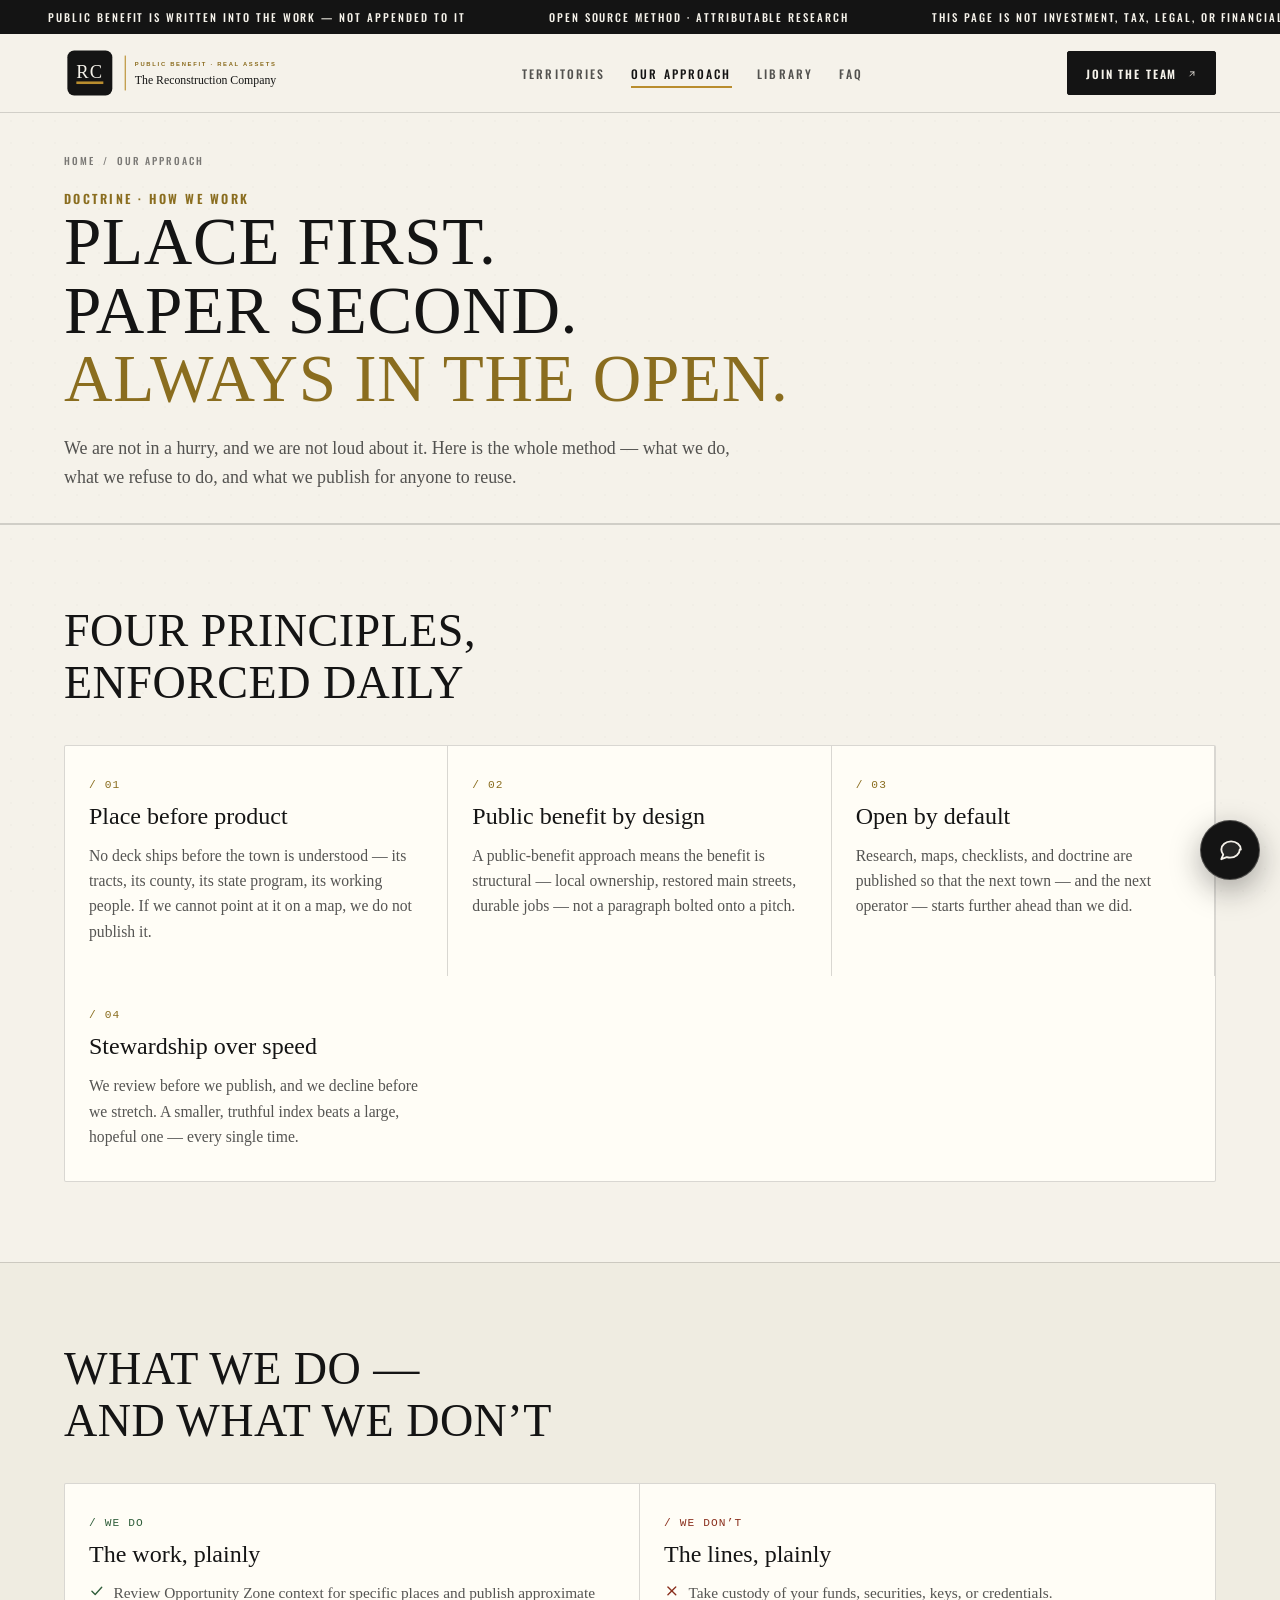
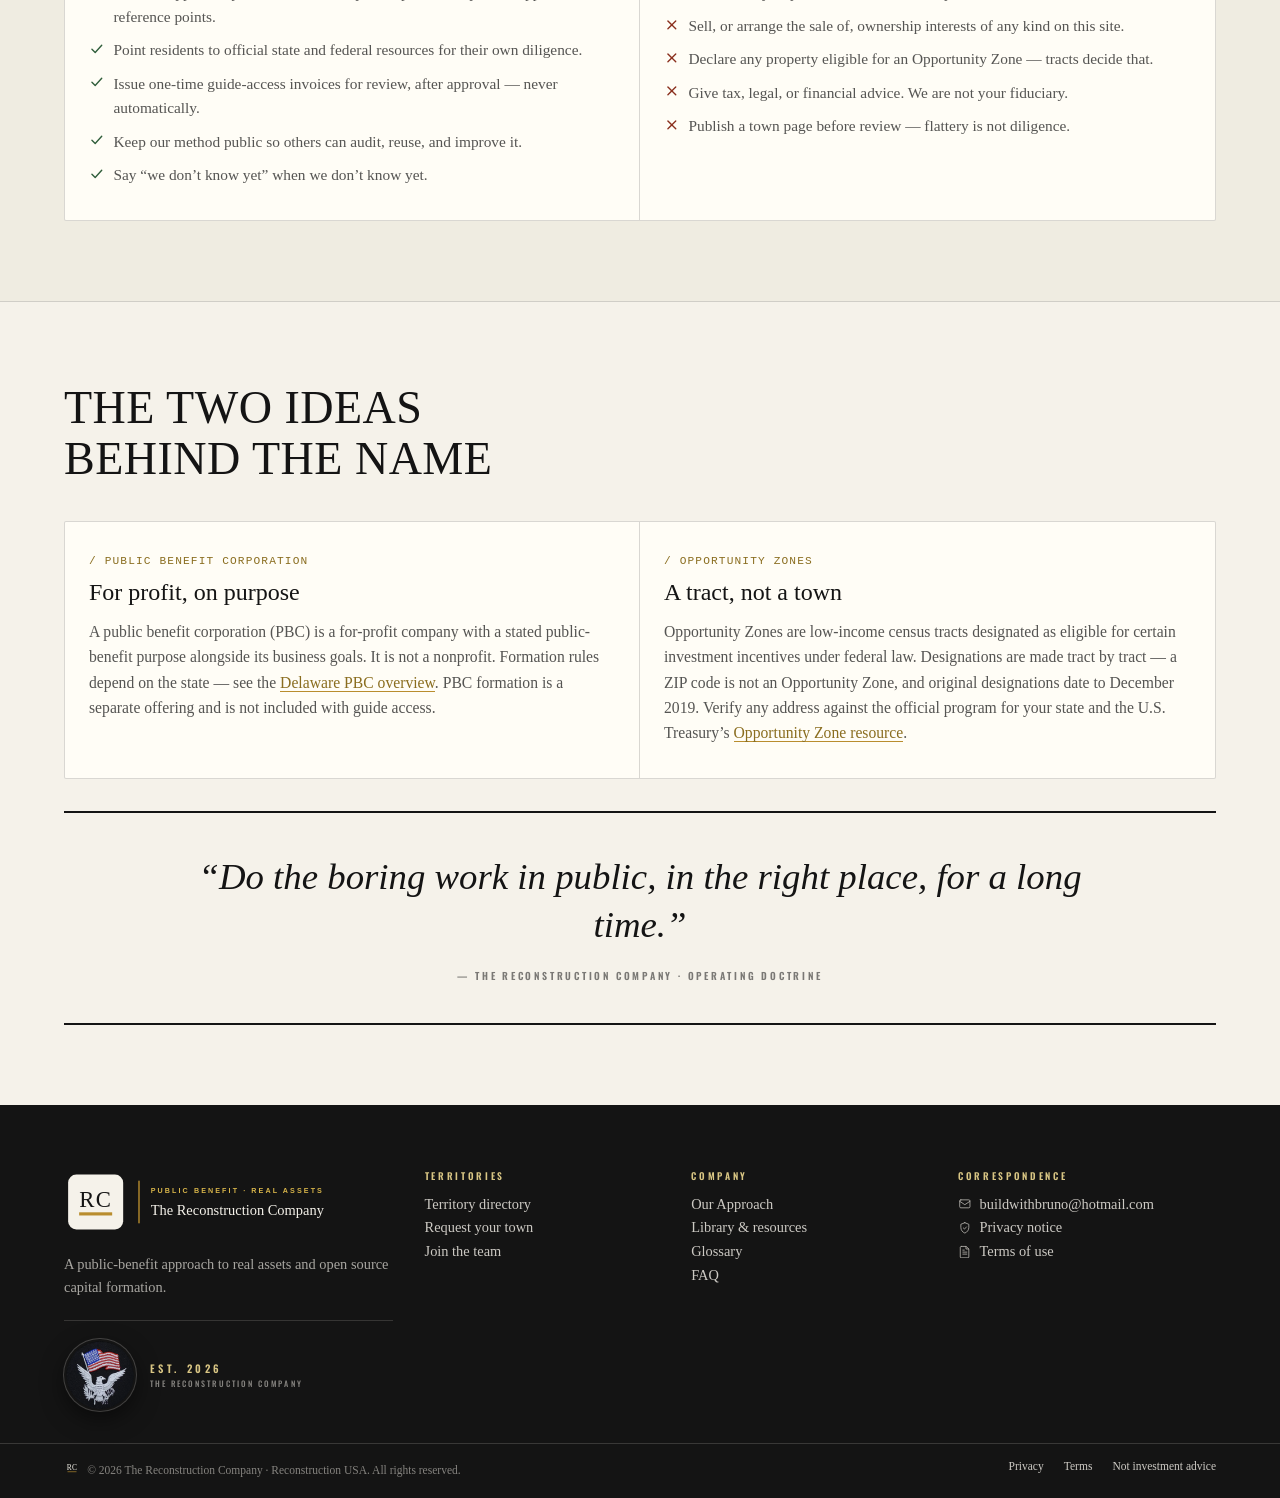
<file: approach.html>
<!doctype html>
<html lang="en">
<head>
<meta charset="utf-8">
<meta name="viewport" content="width=device-width, initial-scale=1.0">
<title>Our Approach — The Reconstruction Company</title>
<meta name="description" content="Place first. Open source capital formation. Public benefit by design — how The Reconstruction Company works with American towns and Opportunity Zones.">
<link rel="canonical" href="https://reconstructionjob-earl-lee-s-projects.vercel.app/approach">
<meta property="og:type" content="website">
<meta property="og:site_name" content="The Reconstruction Company">
<meta property="og:title" content="Our Approach — The Reconstruction Company">
<meta property="og:description" content="Place first. Open source capital formation. Public benefit by design — how The Reconstruction Company works with American towns and Opportunity Zones.">
<meta property="og:url" content="https://reconstructionjob-earl-lee-s-projects.vercel.app/approach">
<meta property="og:image" content="https://reconstructionjob-earl-lee-s-projects.vercel.app/assets/img/og.jpg">
<meta property="og:image:width" content="1568">
<meta property="og:image:height" content="818">
<meta name="twitter:image" content="https://reconstructionjob-earl-lee-s-projects.vercel.app/assets/img/og.jpg">
<meta name="twitter:card" content="summary">
<meta name="twitter:title" content="Our Approach — The Reconstruction Company">
<meta name="twitter:description" content="Place first. Open source capital formation. Public benefit by design — how The Reconstruction Company works with American towns and Opportunity Zones.">
<link rel="icon" href="favicon.svg" type="image/svg+xml">
<meta name="theme-color" content="#f5f2ea">
<link rel="preconnect" href="https://fonts.googleapis.com">
<link rel="preconnect" href="https://fonts.gstatic.com" crossorigin>
<link href="https://fonts.googleapis.com/css2?family=Oswald:wght@400;500;600&family=Inter:wght@400;500;600&display=swap" rel="stylesheet">
<link rel="stylesheet" href="assets/css/site.css">
</head>
<body>
<div class="page">

<div class="ticker" aria-hidden="true">
  <div class="ticker__inner">
    <span><svg class="dia" viewBox="0 0 10 10" aria-hidden="true"><rect x="1.7" y="1.7" width="6.6" height="6.6" transform="rotate(45 5 5)" fill="currentColor"/></svg> Public benefit is written into the work — not appended to it</span>
    <span><svg class="dia" viewBox="0 0 10 10" aria-hidden="true"><rect x="1.7" y="1.7" width="6.6" height="6.6" transform="rotate(45 5 5)" fill="currentColor"/></svg> Open source method · attributable research</span>
    <span><svg class="dia" viewBox="0 0 10 10" aria-hidden="true"><rect x="1.7" y="1.7" width="6.6" height="6.6" transform="rotate(45 5 5)" fill="currentColor"/></svg> This page is not investment, tax, legal, or financial advice</span>
  </div>
</div>

<header class="masthead">
  <div class="masthead__in">
    <a class="wordmark" href="index.html" aria-label="The Reconstruction Company — home">
      <img class="brand-logo" src="assets/img/logo.svg" alt="The Reconstruction Company — Public Benefit, Real Assets" width="264" height="56">
    </a>
    <nav aria-label="Primary">
      <ul class="nav">
        <li><a href="areas.html">Territories</a></li>
        <li><a href="approach.html" aria-current="page">Our Approach</a></li>
        <li><a href="library.html">Library</a></li>
        <li><a href="faq.html">FAQ</a></li>
      </ul>
    </nav>
    <div class="mast-cta">
      <a class="btn btn--solid" href="join-the-team.html">Join the Team <span class="arr"><svg class="ic" viewBox="0 0 24 24" stroke="currentColor" fill="none" stroke-width="2" stroke-linecap="round" stroke-linejoin="round" aria-hidden="true"><path d="M7 17 17 7"/><path d="M8.5 7H17v8.5"/></svg></span></a>
      <button class="hamburger" aria-expanded="false" aria-controls="mobile-panel" aria-label="Toggle menu"><span></span><span></span><span></span></button>
    </div>
  </div>
  <div class="mobile-panel" id="mobile-panel">
    <a href="index.html">Home</a>
    <a href="areas.html">Territory Directory</a>
    <a href="approach.html">Our Approach</a>
    <a href="library.html">Library &amp; Resources</a>
    <a href="glossary.html">Glossary</a>
    <a href="faq.html">FAQ</a>
    <div class="row">
      <a class="btn btn--ghost" href="my-town.html" style="flex:1;justify-content:center">My Town</a>
      <a class="btn btn--solid" href="join-the-team.html" style="flex:1;justify-content:center">Join the Team</a>
    </div>
  </div>
</header>

<main class="page-anim">

<section class="page-hero">
  <div class="wrap">
    <nav class="crumbs"><a href="index.html">Home</a><span>/</span><span aria-current="page">Our Approach</span></nav>
    <p class="eyebrow eyebrow--ochre reveal">Doctrine · How We Work</p>
    <h1 class="reveal" style="--d:80ms">Place first.<br>Paper second.<br><span style="color:var(--ochre-deep)">Always in the open.</span></h1>
    <p class="lede reveal" style="--d:160ms">We are not in a hurry, and we are not loud about it. Here is the whole method — what we do, what we refuse to do, and what we publish for anyone to reuse.</p>
  </div>
</section>

<!-- principles -->
<section class="section" aria-labelledby="principles-h">
  <div class="wrap">
    <div class="section-head reveal">
      <h2 id="principles-h">Four principles,<br>enforced daily</h2>
    </div>
    <div class="thesis">
      <article class="reveal" style="--d:0ms">
        <span class="num">/ 01</span>
        <h3>Place before product</h3>
        <p>No deck ships before the town is understood — its tracts, its county, its state program, its working people. If we cannot point at it on a map, we do not publish it.</p>
      </article>
      <article class="reveal" style="--d:110ms">
        <span class="num">/ 02</span>
        <h3>Public benefit by design</h3>
        <p>A public-benefit approach means the benefit is structural — local ownership, restored main streets, durable jobs — not a paragraph bolted onto a pitch.</p>
      </article>
      <article class="reveal" style="--d:220ms">
        <span class="num">/ 03</span>
        <h3>Open by default</h3>
        <p>Research, maps, checklists, and doctrine are published so that the next town — and the next operator — starts further ahead than we did.</p>
      </article>
      <article class="reveal" style="--d:330ms">
        <span class="num">/ 04</span>
        <h3>Stewardship over speed</h3>
        <p>We review before we publish, and we decline before we stretch. A smaller, truthful index beats a large, hopeful one — every single time.</p>
      </article>
    </div>
  </div>
</section>

<!-- do / don't -->
<section class="section" aria-labelledby="dodo-h" style="background:var(--panel-2)">
  <div class="wrap">
    <div class="section-head reveal">
      <h2 id="dodo-h">What we do —<br>and what we don’t</h2>
    </div>
    <div class="thesis" style="grid-template-columns:repeat(auto-fit,minmax(min(100%,22rem),1fr))">
      <article class="reveal" style="--d:0ms">
        <span class="num" style="color:var(--ok)">/ WE DO</span>
        <h3>The work, plainly</h3>
        <ul style="list-style:none;display:flex;flex-direction:column;gap:.55rem;line-height:1.6;color:var(--ink-70);font-size:.96rem">
          <li class="li-icon li-ok"><svg class="ic" viewBox="0 0 24 24" stroke="currentColor" fill="none" stroke-width="2" stroke-linecap="round" stroke-linejoin="round" aria-hidden="true"><path d="M4.5 12.5 9.5 17.5 19.5 6.5"/></svg> Review Opportunity Zone context for specific places and publish approximate reference points.</li>
          <li class="li-icon li-ok"><svg class="ic" viewBox="0 0 24 24" stroke="currentColor" fill="none" stroke-width="2" stroke-linecap="round" stroke-linejoin="round" aria-hidden="true"><path d="M4.5 12.5 9.5 17.5 19.5 6.5"/></svg> Point residents to official state and federal resources for their own diligence.</li>
          <li class="li-icon li-ok"><svg class="ic" viewBox="0 0 24 24" stroke="currentColor" fill="none" stroke-width="2" stroke-linecap="round" stroke-linejoin="round" aria-hidden="true"><path d="M4.5 12.5 9.5 17.5 19.5 6.5"/></svg> Issue one-time guide-access invoices for review, after approval — never automatically.</li>
          <li class="li-icon li-ok"><svg class="ic" viewBox="0 0 24 24" stroke="currentColor" fill="none" stroke-width="2" stroke-linecap="round" stroke-linejoin="round" aria-hidden="true"><path d="M4.5 12.5 9.5 17.5 19.5 6.5"/></svg> Keep our method public so others can audit, reuse, and improve it.</li>
          <li class="li-icon li-ok"><svg class="ic" viewBox="0 0 24 24" stroke="currentColor" fill="none" stroke-width="2" stroke-linecap="round" stroke-linejoin="round" aria-hidden="true"><path d="M4.5 12.5 9.5 17.5 19.5 6.5"/></svg> Say “we don’t know yet” when we don’t know yet.</li>
        </ul>
      </article>
      <article class="reveal" style="--d:120ms">
        <span class="num" style="color:#8a2f1d">/ WE DON’T</span>
        <h3>The lines, plainly</h3>
        <ul style="list-style:none;display:flex;flex-direction:column;gap:.55rem;line-height:1.6;color:var(--ink-70);font-size:.96rem">
          <li class="li-icon li-no"><svg class="ic" viewBox="0 0 24 24" stroke="currentColor" fill="none" stroke-width="2" stroke-linecap="round" stroke-linejoin="round" aria-hidden="true"><path d="M6 6l12 12"/><path d="M18 6 6 18"/></svg> Take custody of your funds, securities, keys, or credentials.</li>
          <li class="li-icon li-no"><svg class="ic" viewBox="0 0 24 24" stroke="currentColor" fill="none" stroke-width="2" stroke-linecap="round" stroke-linejoin="round" aria-hidden="true"><path d="M6 6l12 12"/><path d="M18 6 6 18"/></svg> Sell, or arrange the sale of, ownership interests of any kind on this site.</li>
          <li class="li-icon li-no"><svg class="ic" viewBox="0 0 24 24" stroke="currentColor" fill="none" stroke-width="2" stroke-linecap="round" stroke-linejoin="round" aria-hidden="true"><path d="M6 6l12 12"/><path d="M18 6 6 18"/></svg> Declare any property eligible for an Opportunity Zone — tracts decide that.</li>
          <li class="li-icon li-no"><svg class="ic" viewBox="0 0 24 24" stroke="currentColor" fill="none" stroke-width="2" stroke-linecap="round" stroke-linejoin="round" aria-hidden="true"><path d="M6 6l12 12"/><path d="M18 6 6 18"/></svg> Give tax, legal, or financial advice. We are not your fiduciary.</li>
          <li class="li-icon li-no"><svg class="ic" viewBox="0 0 24 24" stroke="currentColor" fill="none" stroke-width="2" stroke-linecap="round" stroke-linejoin="round" aria-hidden="true"><path d="M6 6l12 12"/><path d="M18 6 6 18"/></svg> Publish a town page before review — flattery is not diligence.</li>
        </ul>
      </article>
    </div>
  </div>
</section>

<!-- PBC + OZ explainers -->
<section class="section" aria-labelledby="pbc-h">
  <div class="wrap">
    <div class="section-head reveal">
      <h2 id="pbc-h">The two ideas<br>behind the name</h2>
    </div>
    <div class="thesis" style="grid-template-columns:repeat(auto-fit,minmax(min(100%,24rem),1fr))">
      <article class="reveal" style="--d:0ms">
        <span class="num">/ PUBLIC BENEFIT CORPORATION</span>
        <h3>For profit, on purpose</h3>
        <p>A public benefit corporation (PBC) is a for-profit company with a stated public-benefit purpose alongside its business goals. It is not a nonprofit. Formation rules depend on the state — see the <a href="https://delcode.delaware.gov/title8/c001/sc15/" target="_blank" rel="noopener noreferrer" style="border-bottom:1px solid var(--ochre);text-decoration:none;color:var(--ochre-deep)">Delaware PBC overview</a>. PBC formation is a separate offering and is not included with guide access.</p>
      </article>
      <article class="reveal" style="--d:120ms">
        <span class="num">/ OPPORTUNITY ZONES</span>
        <h3>A tract, not a town</h3>
        <p>Opportunity Zones are low-income census tracts designated as eligible for certain investment incentives under federal law. Designations are made tract by tract — a ZIP code is not an Opportunity Zone, and original designations date to December 2019. Verify any address against the official program for your state and the U.S. Treasury’s <a href="https://www.cdfifund.gov/opportunity-zones" target="_blank" rel="noopener noreferrer" style="border-bottom:1px solid var(--ochre);text-decoration:none;color:var(--ochre-deep)">Opportunity Zone resource</a>.</p>
      </article>
    </div>
    <figure class="pull reveal" style="--d:200ms;margin-top:2rem">
      <blockquote>“Do the boring work in public, in the right place, for a long time.”</blockquote>
      <cite>— The Reconstruction Company · Operating Doctrine</cite>
    </figure>
  </div>
</section>

</main>

<footer class="colophon">
  <div class="colophon__top">
    <div>
      <img class="colophon__logo" src="assets/img/logo-reversed.svg" alt="The Reconstruction Company — Public Benefit, Real Assets" width="297" height="63">
      <p class="mission">A public-benefit approach to real assets and open source capital formation.</p>
      <div class="colophon__patch">
        <img src="assets/img/eagle-flag-patch.webp" alt="Embroidered patch: United States flag and white eagle on a black roundel" width="76" height="76" loading="lazy" decoding="async">
        <span class="colophon__patch-tag"><b>EST. 2026</b><small>THE RECONSTRUCTION COMPANY</small></span>
      </div>
    </div>
    <div>
      <h4>Territories</h4>
      <ul>
        <li><a href="areas.html">Territory directory</a></li>
        <li><a href="my-town.html">Request your town</a></li>
        <li><a href="join-the-team.html">Join the team</a></li>
      </ul>
    </div>
    <div>
      <h4>Company</h4>
      <ul>
        <li><a href="approach.html">Our Approach</a></li>
        <li><a href="library.html">Library &amp; resources</a></li>
        <li><a href="glossary.html">Glossary</a></li>
        <li><a href="faq.html">FAQ</a></li>
      </ul>
    </div>
    <div>
      <h4>Correspondence</h4>
      <ul>
        <li><a href="mailto:buildwithbruno@hotmail.com"><span class="corr-ic"><svg class="ic" viewBox="0 0 24 24" stroke="currentColor" fill="none" stroke-width="2" stroke-linecap="round" stroke-linejoin="round" aria-hidden="true"><rect x="3" y="5" width="18" height="14" rx="2"/><path d="m3 7.5 9 6 9-6"/></svg></span>buildwithbruno@hotmail.com</a></li>
        <li><a href="privacy.html"><span class="corr-ic"><svg class="ic" viewBox="0 0 24 24" stroke="currentColor" fill="none" stroke-width="2" stroke-linecap="round" stroke-linejoin="round" aria-hidden="true"><path d="M12 3l7 2.8v5.4c0 4.6-3 8.6-7 10-4-1.4-7-5.4-7-10V5.8L12 3Z"/><path d="m9.4 12.2 2 2 3.4-3.8"/></svg></span>Privacy notice</a></li>
        <li><a href="terms.html"><span class="corr-ic"><svg class="ic" viewBox="0 0 24 24" stroke="currentColor" fill="none" stroke-width="2" stroke-linecap="round" stroke-linejoin="round" aria-hidden="true"><path d="M6 2.5h8.5L19 7v14a1.5 1.5 0 0 1-1.5 1.5h-12A1.5 1.5 0 0 1 4 21V4a1.5 1.5 0 0 1 1.5-1.5Z"/><path d="M14 2.5V7h4.5"/><path d="M8.5 12.5h7M8.5 16h7M8.5 9h2.5"/></svg></span>Terms of use</a></li>
      </ul>
    </div>
  </div>
  <div class="colophon__bar">
    <span><img class="colophon__badge" src="favicon.svg" alt="" aria-hidden="true" width="16" height="16">© <span data-year>2026</span> The Reconstruction Company · Reconstruction USA. All rights reserved.</span>
    <nav>
      <a href="privacy.html">Privacy</a>
      <a href="terms.html">Terms</a>
      <a href="faq.html">Not investment advice</a>
    </nav>
  </div>
</footer>

</div>
<script src="assets/js/data.js"></script>
<script src="assets/js/site.js"></script>
<script src="assets/js/config.js"></script>
<script src="assets/js/announce.js"></script>
<script src="assets/js/chat.js"></script>
</body>
</html>
</file>
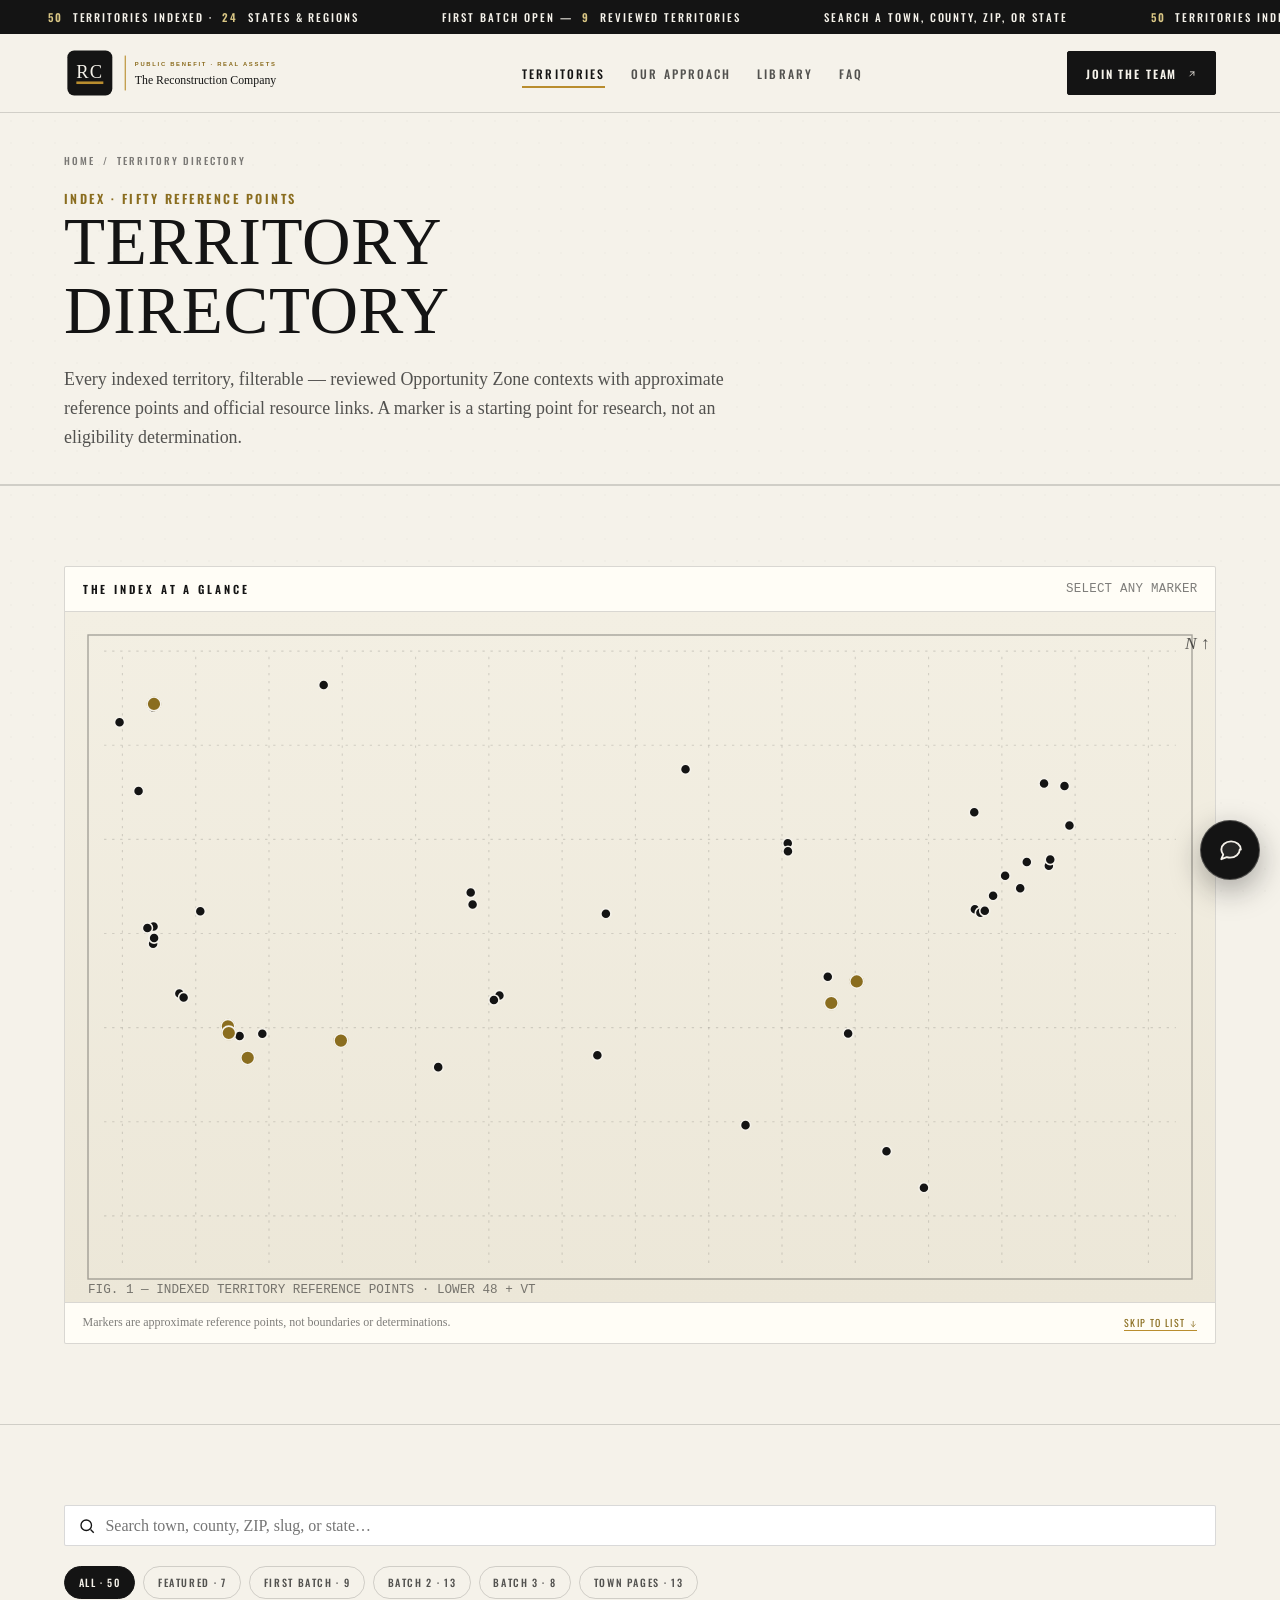
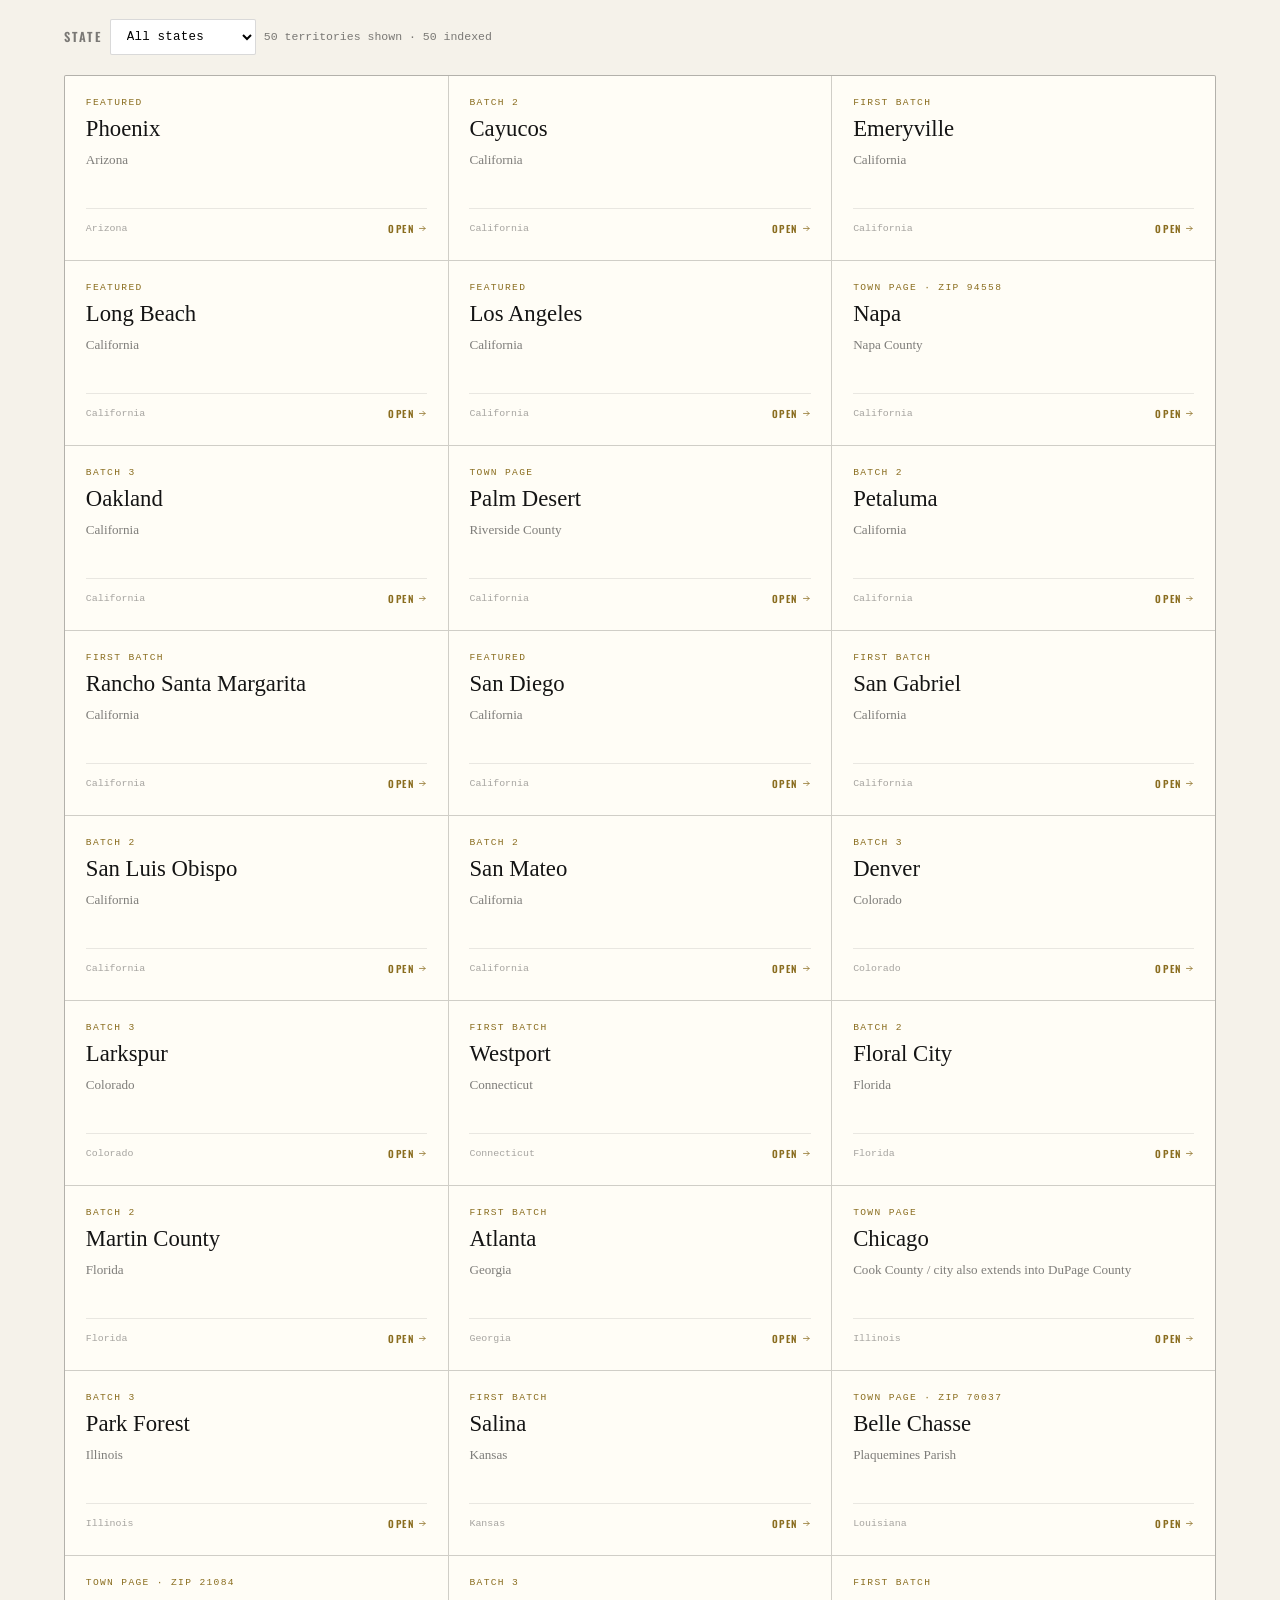
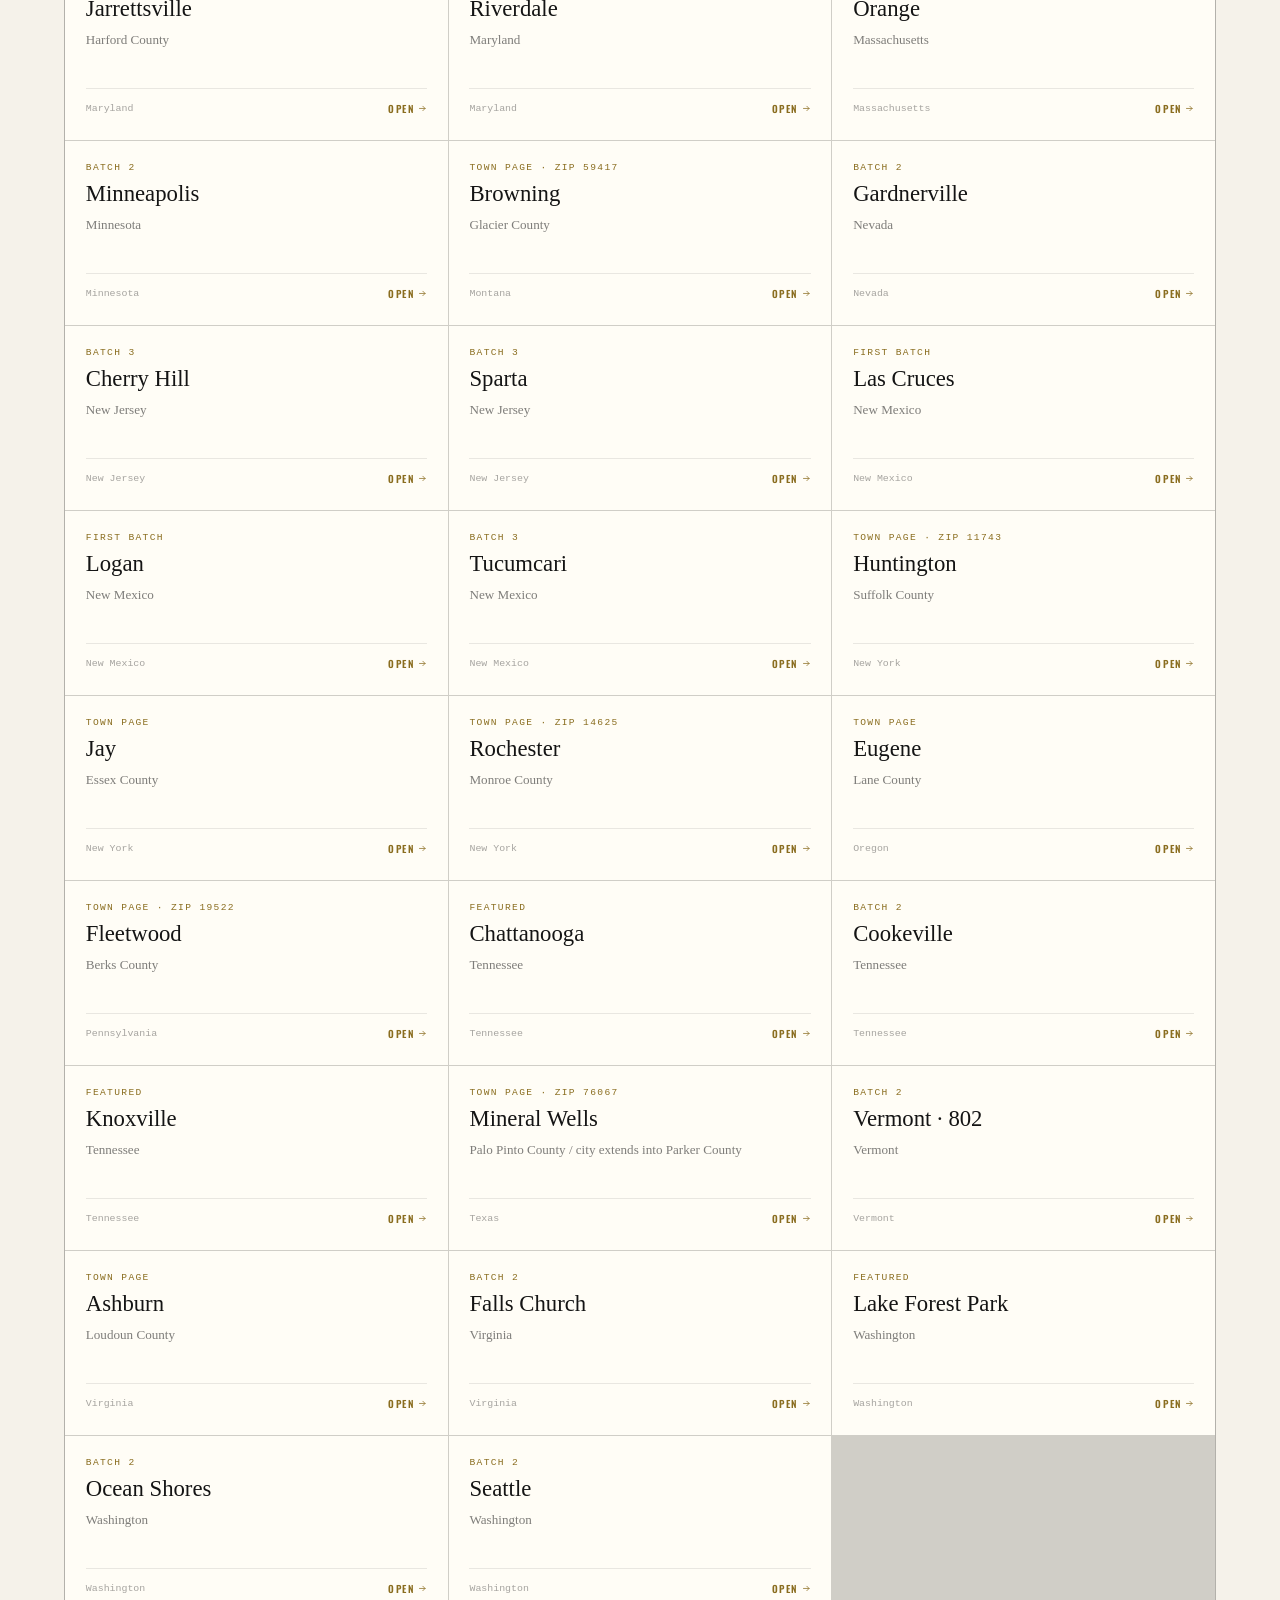
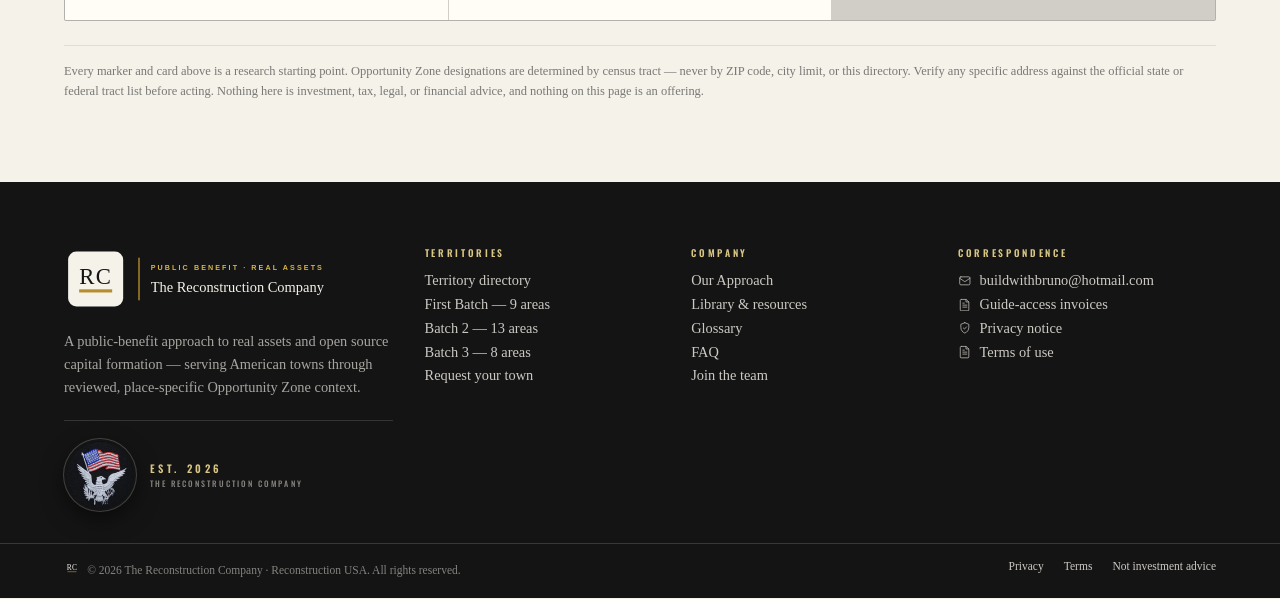
<file: areas.html>
<!doctype html>
<html lang="en">
<head>
<meta charset="utf-8">
<meta name="viewport" content="width=device-width, initial-scale=1.0">
<title>Territory Directory — The Reconstruction Company</title>
<meta name="description" content="Browse all 50 indexed territory reference points across 24 states — First Batch, Batch 2, Batch 3, featured areas, and published town pages.">
<link rel="canonical" href="https://reconstructionjob-earl-lee-s-projects.vercel.app/areas">
<meta property="og:type" content="website">
<meta property="og:site_name" content="The Reconstruction Company">
<meta property="og:title" content="Territory Directory — The Reconstruction Company">
<meta property="og:description" content="Browse all 50 indexed territory reference points across 24 states — First Batch, Batch 2, Batch 3, featured areas, and published town pages.">
<meta property="og:url" content="https://reconstructionjob-earl-lee-s-projects.vercel.app/areas">
<meta property="og:image" content="https://reconstructionjob-earl-lee-s-projects.vercel.app/assets/img/og.jpg">
<meta property="og:image:width" content="1568">
<meta property="og:image:height" content="818">
<meta name="twitter:image" content="https://reconstructionjob-earl-lee-s-projects.vercel.app/assets/img/og.jpg">
<meta name="twitter:card" content="summary">
<meta name="twitter:title" content="Territory Directory — The Reconstruction Company">
<meta name="twitter:description" content="Browse all 50 indexed territory reference points across 24 states — First Batch, Batch 2, Batch 3, featured areas, and published town pages.">
<link rel="icon" href="favicon.svg" type="image/svg+xml">
<meta name="theme-color" content="#f5f2ea">
<link rel="preconnect" href="https://fonts.googleapis.com">
<link rel="preconnect" href="https://fonts.gstatic.com" crossorigin>
<link href="https://fonts.googleapis.com/css2?family=Oswald:wght@400;500;600&family=Inter:wght@400;500;600&display=swap" rel="stylesheet">
<link rel="stylesheet" href="assets/css/site.css">
</head>
<body>
<div class="page">

<div class="ticker" aria-hidden="true">
  <div class="ticker__inner">
    <span><svg class="dia" viewBox="0 0 10 10" aria-hidden="true"><rect x="1.7" y="1.7" width="6.6" height="6.6" transform="rotate(45 5 5)" fill="currentColor"/></svg> <b>50</b> territories indexed · <b>24</b> states &amp; regions</span>
    <span><svg class="dia" viewBox="0 0 10 10" aria-hidden="true"><rect x="1.7" y="1.7" width="6.6" height="6.6" transform="rotate(45 5 5)" fill="currentColor"/></svg> First Batch open — <b>9</b> reviewed territories</span>
    <span><svg class="dia" viewBox="0 0 10 10" aria-hidden="true"><rect x="1.7" y="1.7" width="6.6" height="6.6" transform="rotate(45 5 5)" fill="currentColor"/></svg> Search a town, county, ZIP, or state</span>
  </div>
</div>

<header class="masthead">
  <div class="masthead__in">
    <a class="wordmark" href="index.html" aria-label="The Reconstruction Company — home">
      <img class="brand-logo" src="assets/img/logo.svg" alt="The Reconstruction Company — Public Benefit, Real Assets" width="264" height="56">
    </a>
    <nav aria-label="Primary">
      <ul class="nav">
        <li><a href="areas.html" aria-current="page">Territories</a></li>
        <li><a href="approach.html">Our Approach</a></li>
        <li><a href="library.html">Library</a></li>
        <li><a href="faq.html">FAQ</a></li>
      </ul>
    </nav>
    <div class="mast-cta">
      <a class="btn btn--solid" href="join-the-team.html">Join the Team <span class="arr"><svg class="ic" viewBox="0 0 24 24" stroke="currentColor" fill="none" stroke-width="2" stroke-linecap="round" stroke-linejoin="round" aria-hidden="true"><path d="M7 17 17 7"/><path d="M8.5 7H17v8.5"/></svg></span></a>
      <button class="hamburger" aria-expanded="false" aria-controls="mobile-panel" aria-label="Toggle menu"><span></span><span></span><span></span></button>
    </div>
  </div>
  <div class="mobile-panel" id="mobile-panel">
    <a href="index.html">Home</a>
    <a href="areas.html">Territory Directory</a>
    <a href="approach.html">Our Approach</a>
    <a href="library.html">Library &amp; Resources</a>
    <a href="glossary.html">Glossary</a>
    <a href="faq.html">FAQ</a>
    <div class="row">
      <a class="btn btn--ghost" href="my-town.html" style="flex:1;justify-content:center">My Town</a>
      <a class="btn btn--solid" href="join-the-team.html" style="flex:1;justify-content:center">Join the Team</a>
    </div>
  </div>
</header>

<main class="page-anim">

<section class="page-hero">
  <div class="wrap">
    <nav class="crumbs"><a href="index.html">Home</a><span>/</span><span aria-current="page">Territory Directory</span></nav>
    <p class="eyebrow eyebrow--ochre reveal">Index · Fifty Reference Points</p>
    <h1 class="reveal" style="--d:80ms">Territory<br>Directory</h1>
    <p class="lede reveal" style="--d:160ms">Every indexed territory, filterable — reviewed Opportunity Zone contexts with approximate reference points and official resource links. A marker is a starting point for research, not an eligibility determination.</p>
  </div>
</section>

<section class="section" id="map" aria-labelledby="map-h">
  <div class="wrap">
    <div class="map-panel reveal">
      <div class="map-panel__head">
        <h3 id="map-h">The Index at a Glance</h3>
        <span class="mono" style="color:var(--ink-55)">SELECT ANY MARKER</span>
      </div>
      <div class="map-wrap" id="territory-map"></div>
      <div class="map-foot">
        <span>Markers are approximate reference points, not boundaries or determinations.</span>
        <a href="#directory">Skip to list <svg class="ic" viewBox="0 0 24 24" stroke="currentColor" fill="none" stroke-width="2" stroke-linecap="round" stroke-linejoin="round" aria-hidden="true"><path d="M12 4v15"/><path d="m6 13 6 6 6-6"/></svg></a>
      </div>
    </div>
  </div>
</section>

<section class="section" id="directory" aria-label="Directory">
  <div class="wrap">
    <div class="searchbar reveal" role="search">
      <svg width="18" height="18" viewBox="0 0 24 24" fill="none" stroke="currentColor" stroke-width="1.8" aria-hidden="true"><circle cx="11" cy="11" r="7"/><path d="m21 21-4.3-4.3"/></svg>
      <input id="dir-search" type="search" placeholder="Search town, county, ZIP, slug, or state…" aria-label="Search territories" autocomplete="off">
    </div>
    <div class="filters reveal" role="group" aria-label="Filter by batch" style="--d:80ms">
      <button class="chip" data-batch="All" aria-pressed="true">All · 50</button>
      <button class="chip" data-batch="Featured" aria-pressed="false">Featured · 7</button>
      <button class="chip" data-batch="First Batch" aria-pressed="false">First Batch · 9</button>
      <button class="chip" data-batch="Batch 2" aria-pressed="false">Batch 2 · 13</button>
      <button class="chip" data-batch="Batch 3" aria-pressed="false">Batch 3 · 8</button>
      <button class="chip" data-batch="Town Page" aria-pressed="false">Town Pages · 13</button>
    </div>
    <div class="filters reveal" style="--d:120ms;align-items:center">
      <label class="eyebrow" for="dir-state" style="margin:0">State</label>
      <select id="dir-state" class="mono" style="padding:.55rem .7rem;border:1px solid var(--hair);border-radius:2px;background:#fff">
        <option value="">All states</option>
      </select>
      <span class="dir-count" id="dir-count" aria-live="polite"></span>
    </div>
    <div class="directory" id="directory-grid"></div>
    <div class="empty" id="dir-empty">
      <p class="eyebrow" style="margin-bottom:.6rem">No matches</p>
      <p>Nothing indexed for that search yet.<br><a href="my-town.html" style="border-bottom:1px solid var(--ochre);text-decoration:none;color:var(--ochre-deep)">Request your town <svg class="ic" viewBox="0 0 24 24" stroke="currentColor" fill="none" stroke-width="2" stroke-linecap="round" stroke-linejoin="round" aria-hidden="true"><path d="M4 12h15"/><path d="m13 6 6 6-6 6"/></svg></a></p>
    </div>
    <p class="disclaimer">Every marker and card above is a research starting point. Opportunity Zone designations are determined by census tract — never by ZIP code, city limit, or this directory. Verify any specific address against the official state or federal tract list before acting. Nothing here is investment, tax, legal, or financial advice, and nothing on this page is an offering.</p>
  </div>
</section>

</main>

<footer class="colophon">
  <div class="colophon__top">
    <div>
      <img class="colophon__logo" src="assets/img/logo-reversed.svg" alt="The Reconstruction Company — Public Benefit, Real Assets" width="297" height="63">
      <p class="mission">A public-benefit approach to real assets and open source capital formation — serving American towns through reviewed, place-specific Opportunity Zone context.</p>
      <div class="colophon__patch">
        <img src="assets/img/eagle-flag-patch.webp" alt="Embroidered patch: United States flag and white eagle on a black roundel" width="76" height="76" loading="lazy" decoding="async">
        <span class="colophon__patch-tag"><b>EST. 2026</b><small>THE RECONSTRUCTION COMPANY</small></span>
      </div>
    </div>
    <div>
      <h4>Territories</h4>
      <ul>
        <li><a href="areas.html">Territory directory</a></li>
        <li><a href="areas.html">First Batch — 9 areas</a></li>
        <li><a href="areas.html">Batch 2 — 13 areas</a></li>
        <li><a href="areas.html">Batch 3 — 8 areas</a></li>
        <li><a href="my-town.html">Request your town</a></li>
      </ul>
    </div>
    <div>
      <h4>Company</h4>
      <ul>
        <li><a href="approach.html">Our Approach</a></li>
        <li><a href="library.html">Library &amp; resources</a></li>
        <li><a href="glossary.html">Glossary</a></li>
        <li><a href="faq.html">FAQ</a></li>
        <li><a href="join-the-team.html">Join the team</a></li>
      </ul>
    </div>
    <div>
      <h4>Correspondence</h4>
      <ul>
        <li><a href="mailto:buildwithbruno@hotmail.com"><span class="corr-ic"><svg class="ic" viewBox="0 0 24 24" stroke="currentColor" fill="none" stroke-width="2" stroke-linecap="round" stroke-linejoin="round" aria-hidden="true"><rect x="3" y="5" width="18" height="14" rx="2"/><path d="m3 7.5 9 6 9-6"/></svg></span>buildwithbruno@hotmail.com</a></li>
        <li><a href="join-the-team.html"><span class="corr-ic"><svg class="ic" viewBox="0 0 24 24" stroke="currentColor" fill="none" stroke-width="2" stroke-linecap="round" stroke-linejoin="round" aria-hidden="true"><path d="M6 2.5h8.5L19 7v14a1.5 1.5 0 0 1-1.5 1.5h-12A1.5 1.5 0 0 1 4 21V4a1.5 1.5 0 0 1 1.5-1.5Z"/><path d="M14 2.5V7h4.5"/><path d="M8.5 12.5h7M8.5 16h7M8.5 9h2.5"/></svg></span>Guide-access invoices</a></li>
        <li><a href="privacy.html"><span class="corr-ic"><svg class="ic" viewBox="0 0 24 24" stroke="currentColor" fill="none" stroke-width="2" stroke-linecap="round" stroke-linejoin="round" aria-hidden="true"><path d="M12 3l7 2.8v5.4c0 4.6-3 8.6-7 10-4-1.4-7-5.4-7-10V5.8L12 3Z"/><path d="m9.4 12.2 2 2 3.4-3.8"/></svg></span>Privacy notice</a></li>
        <li><a href="terms.html"><span class="corr-ic"><svg class="ic" viewBox="0 0 24 24" stroke="currentColor" fill="none" stroke-width="2" stroke-linecap="round" stroke-linejoin="round" aria-hidden="true"><path d="M6 2.5h8.5L19 7v14a1.5 1.5 0 0 1-1.5 1.5h-12A1.5 1.5 0 0 1 4 21V4a1.5 1.5 0 0 1 1.5-1.5Z"/><path d="M14 2.5V7h4.5"/><path d="M8.5 12.5h7M8.5 16h7M8.5 9h2.5"/></svg></span>Terms of use</a></li>
      </ul>
    </div>
  </div>
  <div class="colophon__bar">
    <span><img class="colophon__badge" src="favicon.svg" alt="" aria-hidden="true" width="16" height="16">© <span data-year>2026</span> The Reconstruction Company · Reconstruction USA. All rights reserved.</span>
    <nav>
      <a href="privacy.html">Privacy</a>
      <a href="terms.html">Terms</a>
      <a href="faq.html">Not investment advice</a>
    </nav>
  </div>
</footer>

</div>
<script src="assets/js/data.js"></script>
<script src="assets/js/site.js"></script>
<script src="assets/js/config.js"></script>
<script src="assets/js/announce.js"></script>
<script src="assets/js/chat.js"></script>
</body>
</html>
</file>
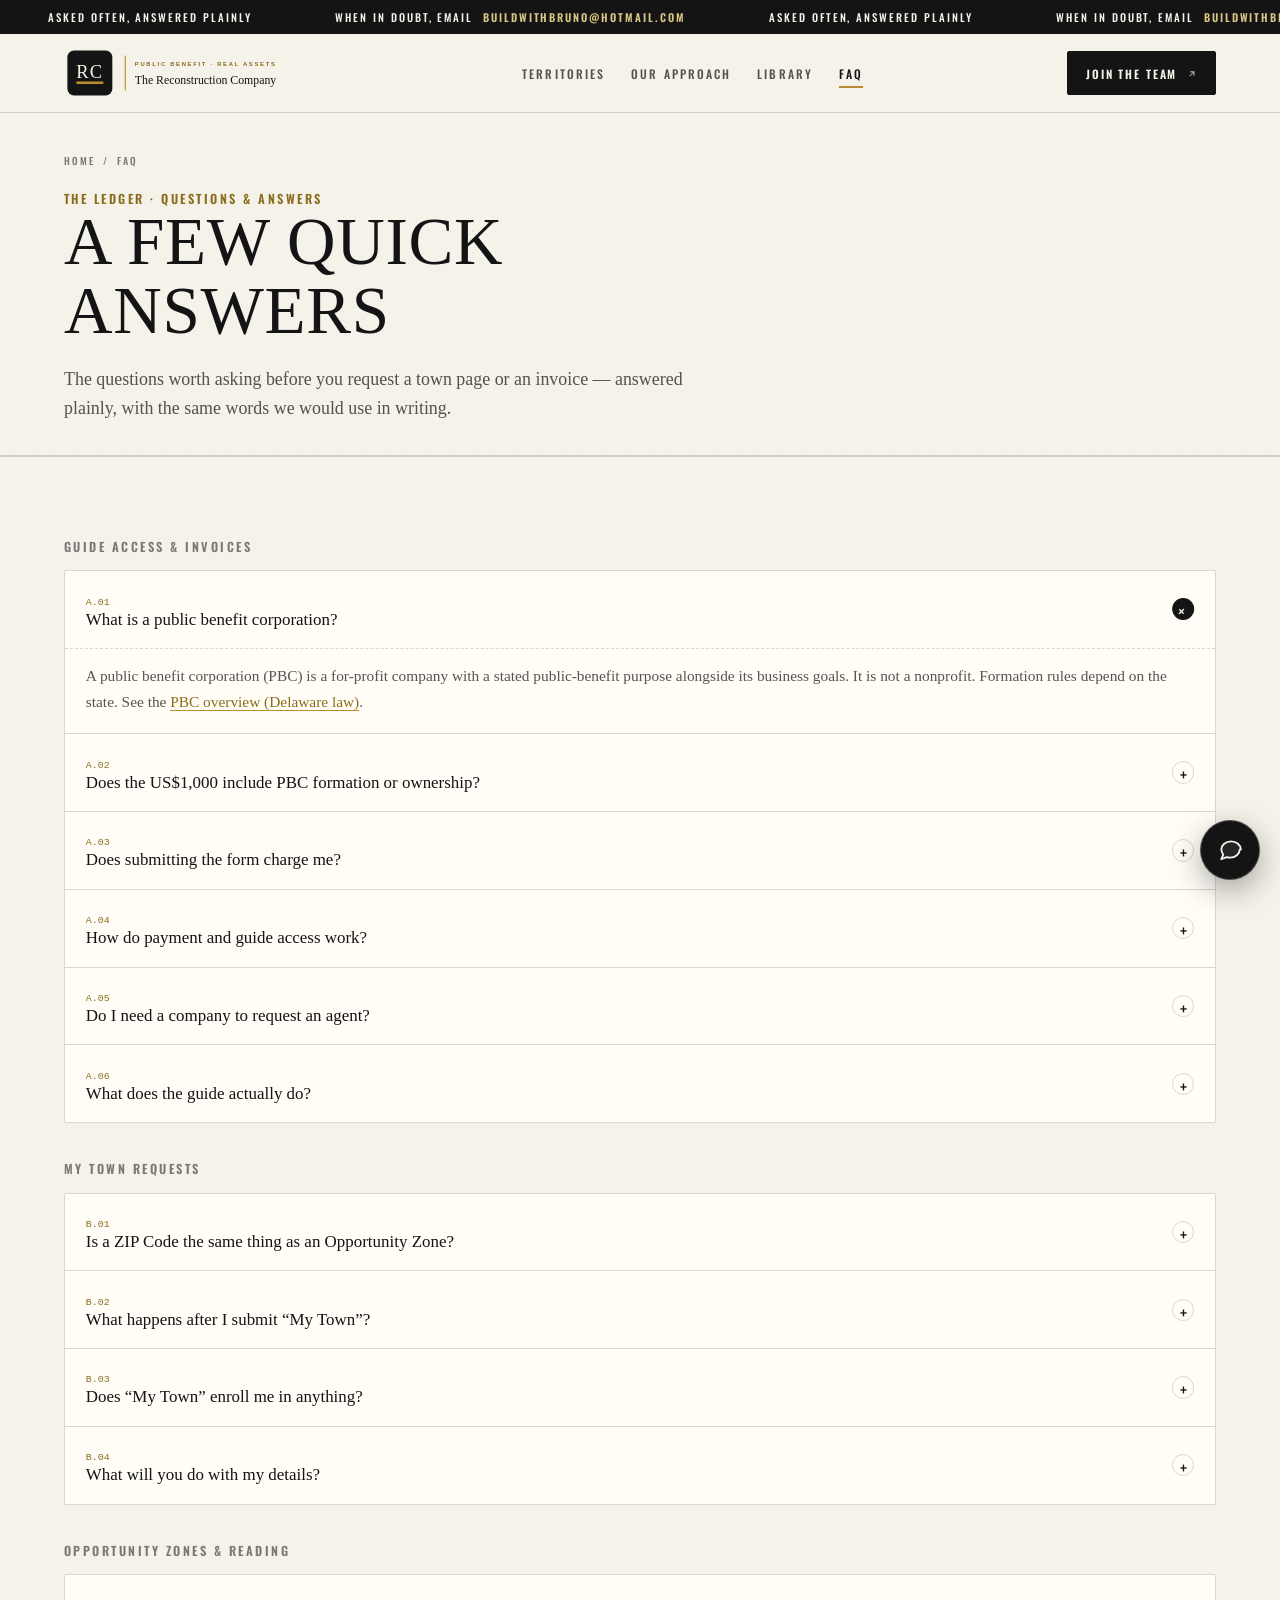
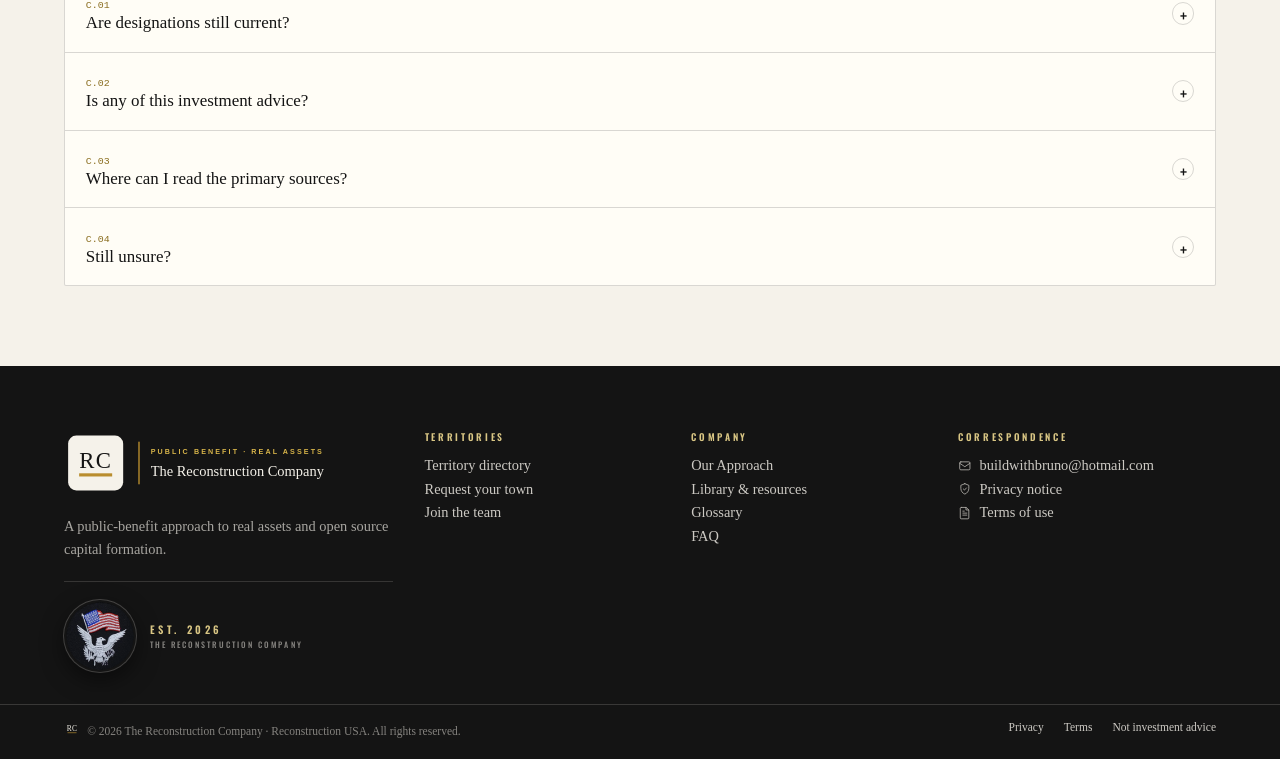
<file: faq.html>
<!doctype html>
<html lang="en">
<head>
<meta charset="utf-8">
<meta name="viewport" content="width=device-width, initial-scale=1.0">
<title>FAQ — The Reconstruction Company</title>
<meta name="description" content="Straight answers about My Town requests, guide access, the US$1,000 invoice, public benefit corporations, and Opportunity Zones.">
<link rel="canonical" href="https://reconstructionjob-earl-lee-s-projects.vercel.app/faq">
<meta property="og:type" content="website">
<meta property="og:site_name" content="The Reconstruction Company">
<meta property="og:title" content="FAQ — The Reconstruction Company">
<meta property="og:description" content="Straight answers about My Town requests, guide access, the US$1,000 invoice, public benefit corporations, and Opportunity Zones.">
<meta property="og:url" content="https://reconstructionjob-earl-lee-s-projects.vercel.app/faq">
<meta property="og:image" content="https://reconstructionjob-earl-lee-s-projects.vercel.app/assets/img/og.jpg">
<meta property="og:image:width" content="1568">
<meta property="og:image:height" content="818">
<meta name="twitter:image" content="https://reconstructionjob-earl-lee-s-projects.vercel.app/assets/img/og.jpg">
<meta name="twitter:card" content="summary">
<meta name="twitter:title" content="FAQ — The Reconstruction Company">
<meta name="twitter:description" content="Straight answers about My Town requests, guide access, the US$1,000 invoice, public benefit corporations, and Opportunity Zones.">
<link rel="icon" href="favicon.svg" type="image/svg+xml">
<meta name="theme-color" content="#f5f2ea">
<link rel="preconnect" href="https://fonts.googleapis.com">
<link rel="preconnect" href="https://fonts.gstatic.com" crossorigin>
<link href="https://fonts.googleapis.com/css2?family=Oswald:wght@400;500;600&family=Inter:wght@400;500;600&display=swap" rel="stylesheet">
<link rel="stylesheet" href="assets/css/site.css">
</head>
<body>
<div class="page">

<div class="ticker" aria-hidden="true">
  <div class="ticker__inner">
    <span><svg class="dia" viewBox="0 0 10 10" aria-hidden="true"><rect x="1.7" y="1.7" width="6.6" height="6.6" transform="rotate(45 5 5)" fill="currentColor"/></svg> Asked often, answered plainly</span>
    <span><svg class="dia" viewBox="0 0 10 10" aria-hidden="true"><rect x="1.7" y="1.7" width="6.6" height="6.6" transform="rotate(45 5 5)" fill="currentColor"/></svg> When in doubt, email <b>buildwithbruno@hotmail.com</b></span>
  </div>
</div>

<header class="masthead">
  <div class="masthead__in">
    <a class="wordmark" href="index.html" aria-label="The Reconstruction Company — home">
      <img class="brand-logo" src="assets/img/logo.svg" alt="The Reconstruction Company — Public Benefit, Real Assets" width="264" height="56">
    </a>
    <nav aria-label="Primary">
      <ul class="nav">
        <li><a href="areas.html">Territories</a></li>
        <li><a href="approach.html">Our Approach</a></li>
        <li><a href="library.html">Library</a></li>
        <li><a href="faq.html" aria-current="page">FAQ</a></li>
      </ul>
    </nav>
    <div class="mast-cta">
      <a class="btn btn--solid" href="join-the-team.html">Join the Team <span class="arr"><svg class="ic" viewBox="0 0 24 24" stroke="currentColor" fill="none" stroke-width="2" stroke-linecap="round" stroke-linejoin="round" aria-hidden="true"><path d="M7 17 17 7"/><path d="M8.5 7H17v8.5"/></svg></span></a>
      <button class="hamburger" aria-expanded="false" aria-controls="mobile-panel" aria-label="Toggle menu"><span></span><span></span><span></span></button>
    </div>
  </div>
  <div class="mobile-panel" id="mobile-panel">
    <a href="index.html">Home</a>
    <a href="areas.html">Territory Directory</a>
    <a href="approach.html">Our Approach</a>
    <a href="library.html">Library &amp; Resources</a>
    <a href="glossary.html">Glossary</a>
    <a href="faq.html">FAQ</a>
    <div class="row">
      <a class="btn btn--ghost" href="my-town.html" style="flex:1;justify-content:center">My Town</a>
      <a class="btn btn--solid" href="join-the-team.html" style="flex:1;justify-content:center">Join the Team</a>
    </div>
  </div>
</header>

<main class="page-anim">

<section class="page-hero">
  <div class="wrap">
    <nav class="crumbs"><a href="index.html">Home</a><span>/</span><span aria-current="page">FAQ</span></nav>
    <p class="eyebrow eyebrow--ochre reveal">The Ledger · Questions &amp; Answers</p>
    <h1 class="reveal" style="--d:80ms">A few quick<br>answers</h1>
    <p class="lede reveal" style="--d:160ms">The questions worth asking before you request a town page or an invoice — answered plainly, with the same words we would use in writing.</p>
  </div>
</section>

<section class="section">
  <div class="wrap">

    <p class="eyebrow reveal" style="margin-bottom:.9rem">Guide Access &amp; Invoices</p>
    <div class="acc reveal" style="--d:60ms;margin-bottom:2.25rem">
      <div class="acc-item open">
        <button class="acc-btn" aria-expanded="true"><span><small>A.01</small><br>What is a public benefit corporation?</span><span class="ic">+</span></button>
        <div class="acc-panel"><div class="acc-panel-in">A public benefit corporation (PBC) is a for-profit company with a stated public-benefit purpose alongside its business goals. It is not a nonprofit. Formation rules depend on the state. See the <a href="https://delcode.delaware.gov/title8/c001/sc15/" target="_blank" rel="noopener noreferrer" style="border-bottom:1px solid var(--ochre);text-decoration:none;color:var(--ochre-deep)">PBC overview (Delaware law)</a>.</div></div>
      </div>
      <div class="acc-item">
        <button class="acc-btn" aria-expanded="false"><span><small>A.02</small><br>Does the US$1,000 include PBC formation or ownership?</span><span class="ic">+</span></button>
        <div class="acc-panel"><div class="acc-panel-in">No. The one-time US$1,000 fee is for guide-access services. PBC formation is a separate offering and is not included. This purchase does not give you shares or an investment interest.</div></div>
      </div>
      <div class="acc-item">
        <button class="acc-btn" aria-expanded="false"><span><small>A.03</small><br>Does submitting the form charge me?</span><span class="ic">+</span></button>
        <div class="acc-panel"><div class="acc-panel-in">No. You are requesting an invoice, not making a payment. Your request is reviewed, and an invoice is issued only after approval.</div></div>
      </div>
      <div class="acc-item">
        <button class="acc-btn" aria-expanded="false"><span><small>A.04</small><br>How do payment and guide access work?</span><span class="ic">+</span></button>
        <div class="acc-panel"><div class="acc-panel-in">Review your approved invoice and service terms before paying through the instructions provided. Guide delivery is arranged separately; submitting this form does not activate your agent.</div></div>
      </div>
      <div class="acc-item">
        <button class="acc-btn" aria-expanded="false"><span><small>A.05</small><br>Do I need a company to request an agent?</span><span class="ic">+</span></button>
        <div class="acc-panel"><div class="acc-panel-in">No. The company or billing name is optional. You must be 18 or older and provide your full name, invoice email, and chosen area.</div></div>
      </div>
      <div class="acc-item">
        <button class="acc-btn" aria-expanded="false"><span><small>A.06</small><br>What does the guide actually do?</span><span class="ic">+</span></button>
        <div class="acc-panel"><div class="acc-panel-in">The guide walks you through a specific territory’s context — maps, official resources, tract-level diligence pointers, and the team’s review notes. It is guidance and access, not representation: no legal, tax, investment, or fiduciary relationship is created.</div></div>
      </div>
    </div>

    <p class="eyebrow reveal" style="margin-bottom:.9rem">My Town Requests</p>
    <div class="acc reveal" style="--d:60ms;margin-bottom:2.25rem">
      <div class="acc-item">
        <button class="acc-btn" aria-expanded="false"><span><small>B.01</small><br>Is a ZIP Code the same thing as an Opportunity Zone?</span><span class="ic">+</span></button>
        <div class="acc-panel"><div class="acc-panel-in">No — never. Designations are made census-tract by census-tract. A ZIP may contain tracts that are in and out. We review locations before publishing any local page, and we say so on every page.</div></div>
      </div>
      <div class="acc-item">
        <button class="acc-btn" aria-expanded="false"><span><small>B.02</small><br>What happens after I submit “My Town”?</span><span class="ic">+</span></button>
        <div class="acc-panel"><div class="acc-panel-in">Your town is logged and reviewed against the county and state you named. If it clears review, a local page is prepared and you receive it at the email you provided — usually after the next review pass. If it needs more detail, we will ask.</div></div>
      </div>
      <div class="acc-item">
        <button class="acc-btn" aria-expanded="false"><span><small>B.03</small><br>Does “My Town” enroll me in anything?</span><span class="ic">+</span></button>
        <div class="acc-panel"><div class="acc-panel-in">No. It requests a local starting point. It is not an offering, an investment recommendation, or an enrollment in any program, product, or security.</div></div>
      </div>
      <div class="acc-item">
        <button class="acc-btn" aria-expanded="false"><span><small>B.04</small><br>What will you do with my details?</span><span class="ic">+</span></button>
        <div class="acc-panel"><div class="acc-panel-in">Exactly one thing: email you about your local page. We do not sell your details, we do not add you to a list you did not ask for, and you can request deletion at any time at <a href="mailto:buildwithbruno@hotmail.com" style="border-bottom:1px solid var(--ochre);text-decoration:none;color:var(--ochre-deep)">buildwithbruno@hotmail.com</a>.</div></div>
      </div>
    </div>

    <p class="eyebrow reveal" style="margin-bottom:.9rem">Opportunity Zones &amp; Reading</p>
    <div class="acc reveal" style="--d:60ms">
      <div class="acc-item">
        <button class="acc-btn" aria-expanded="false"><span><small>C.01</small><br>Are designations still current?</span><span class="ic">+</span></button>
        <div class="acc-panel"><div class="acc-panel-in">Original federal designations date to 2018–2019. States publish tract lists and updates on their own portals — we link the official resource on every territory page precisely so you can verify currency yourself.</div></div>
      </div>
      <div class="acc-item">
        <button class="acc-btn" aria-expanded="false"><span><small>C.02</small><br>Is any of this investment advice?</span><span class="ic">+</span></button>
        <div class="acc-panel"><div class="acc-panel-in">Never. Nothing on this site is an offering, a solicitation, or a recommendation of any security or property. It is research infrastructure and access — bring your own advisors before any transaction.</div></div>
      </div>
      <div class="acc-item">
        <button class="acc-btn" aria-expanded="false"><span><small>C.03</small><br>Where can I read the primary sources?</span><span class="ic">+</span></button>
        <div class="acc-panel"><div class="acc-panel-in">Our <a href="library.html" style="border-bottom:1px solid var(--ochre);text-decoration:none;color:var(--ochre-deep)">Library</a> links the federal CDFI Fund and HUD resources, every state program we cite, the Delaware PBC statute, and the city and tract maps our territory pages reference.</div></div>
      </div>
      <div class="acc-item">
        <button class="acc-btn" aria-expanded="false"><span><small>C.04</small><br>Still unsure?</span><span class="ic">+</span></button>
        <div class="acc-panel"><div class="acc-panel-in">Email <a href="mailto:buildwithbruno@hotmail.com" style="border-bottom:1px solid var(--ochre);text-decoration:none;color:var(--ochre-deep)">buildwithbruno@hotmail.com</a> with the town or the question. A human reads it, and a human answers it.</div></div>
      </div>
    </div>

  </div>
</section>

</main>

<footer class="colophon">
  <div class="colophon__top">
    <div>
      <img class="colophon__logo" src="assets/img/logo-reversed.svg" alt="The Reconstruction Company — Public Benefit, Real Assets" width="297" height="63">
      <p class="mission">A public-benefit approach to real assets and open source capital formation.</p>
      <div class="colophon__patch">
        <img src="assets/img/eagle-flag-patch.webp" alt="Embroidered patch: United States flag and white eagle on a black roundel" width="76" height="76" loading="lazy" decoding="async">
        <span class="colophon__patch-tag"><b>EST. 2026</b><small>THE RECONSTRUCTION COMPANY</small></span>
      </div>
    </div>
    <div>
      <h4>Territories</h4>
      <ul>
        <li><a href="areas.html">Territory directory</a></li>
        <li><a href="my-town.html">Request your town</a></li>
        <li><a href="join-the-team.html">Join the team</a></li>
      </ul>
    </div>
    <div>
      <h4>Company</h4>
      <ul>
        <li><a href="approach.html">Our Approach</a></li>
        <li><a href="library.html">Library &amp; resources</a></li>
        <li><a href="glossary.html">Glossary</a></li>
        <li><a href="faq.html">FAQ</a></li>
      </ul>
    </div>
    <div>
      <h4>Correspondence</h4>
      <ul>
        <li><a href="mailto:buildwithbruno@hotmail.com"><span class="corr-ic"><svg class="ic" viewBox="0 0 24 24" stroke="currentColor" fill="none" stroke-width="2" stroke-linecap="round" stroke-linejoin="round" aria-hidden="true"><rect x="3" y="5" width="18" height="14" rx="2"/><path d="m3 7.5 9 6 9-6"/></svg></span>buildwithbruno@hotmail.com</a></li>
        <li><a href="privacy.html"><span class="corr-ic"><svg class="ic" viewBox="0 0 24 24" stroke="currentColor" fill="none" stroke-width="2" stroke-linecap="round" stroke-linejoin="round" aria-hidden="true"><path d="M12 3l7 2.8v5.4c0 4.6-3 8.6-7 10-4-1.4-7-5.4-7-10V5.8L12 3Z"/><path d="m9.4 12.2 2 2 3.4-3.8"/></svg></span>Privacy notice</a></li>
        <li><a href="terms.html"><span class="corr-ic"><svg class="ic" viewBox="0 0 24 24" stroke="currentColor" fill="none" stroke-width="2" stroke-linecap="round" stroke-linejoin="round" aria-hidden="true"><path d="M6 2.5h8.5L19 7v14a1.5 1.5 0 0 1-1.5 1.5h-12A1.5 1.5 0 0 1 4 21V4a1.5 1.5 0 0 1 1.5-1.5Z"/><path d="M14 2.5V7h4.5"/><path d="M8.5 12.5h7M8.5 16h7M8.5 9h2.5"/></svg></span>Terms of use</a></li>
      </ul>
    </div>
  </div>
  <div class="colophon__bar">
    <span><img class="colophon__badge" src="favicon.svg" alt="" aria-hidden="true" width="16" height="16">© <span data-year>2026</span> The Reconstruction Company · Reconstruction USA. All rights reserved.</span>
    <nav>
      <a href="privacy.html">Privacy</a>
      <a href="terms.html">Terms</a>
      <a href="faq.html">Not investment advice</a>
    </nav>
  </div>
</footer>

</div>
<script src="assets/js/data.js"></script>
<script src="assets/js/site.js"></script>
<script src="assets/js/config.js"></script>
<script src="assets/js/announce.js"></script>
<script src="assets/js/chat.js"></script>
</body>
</html>
</file>
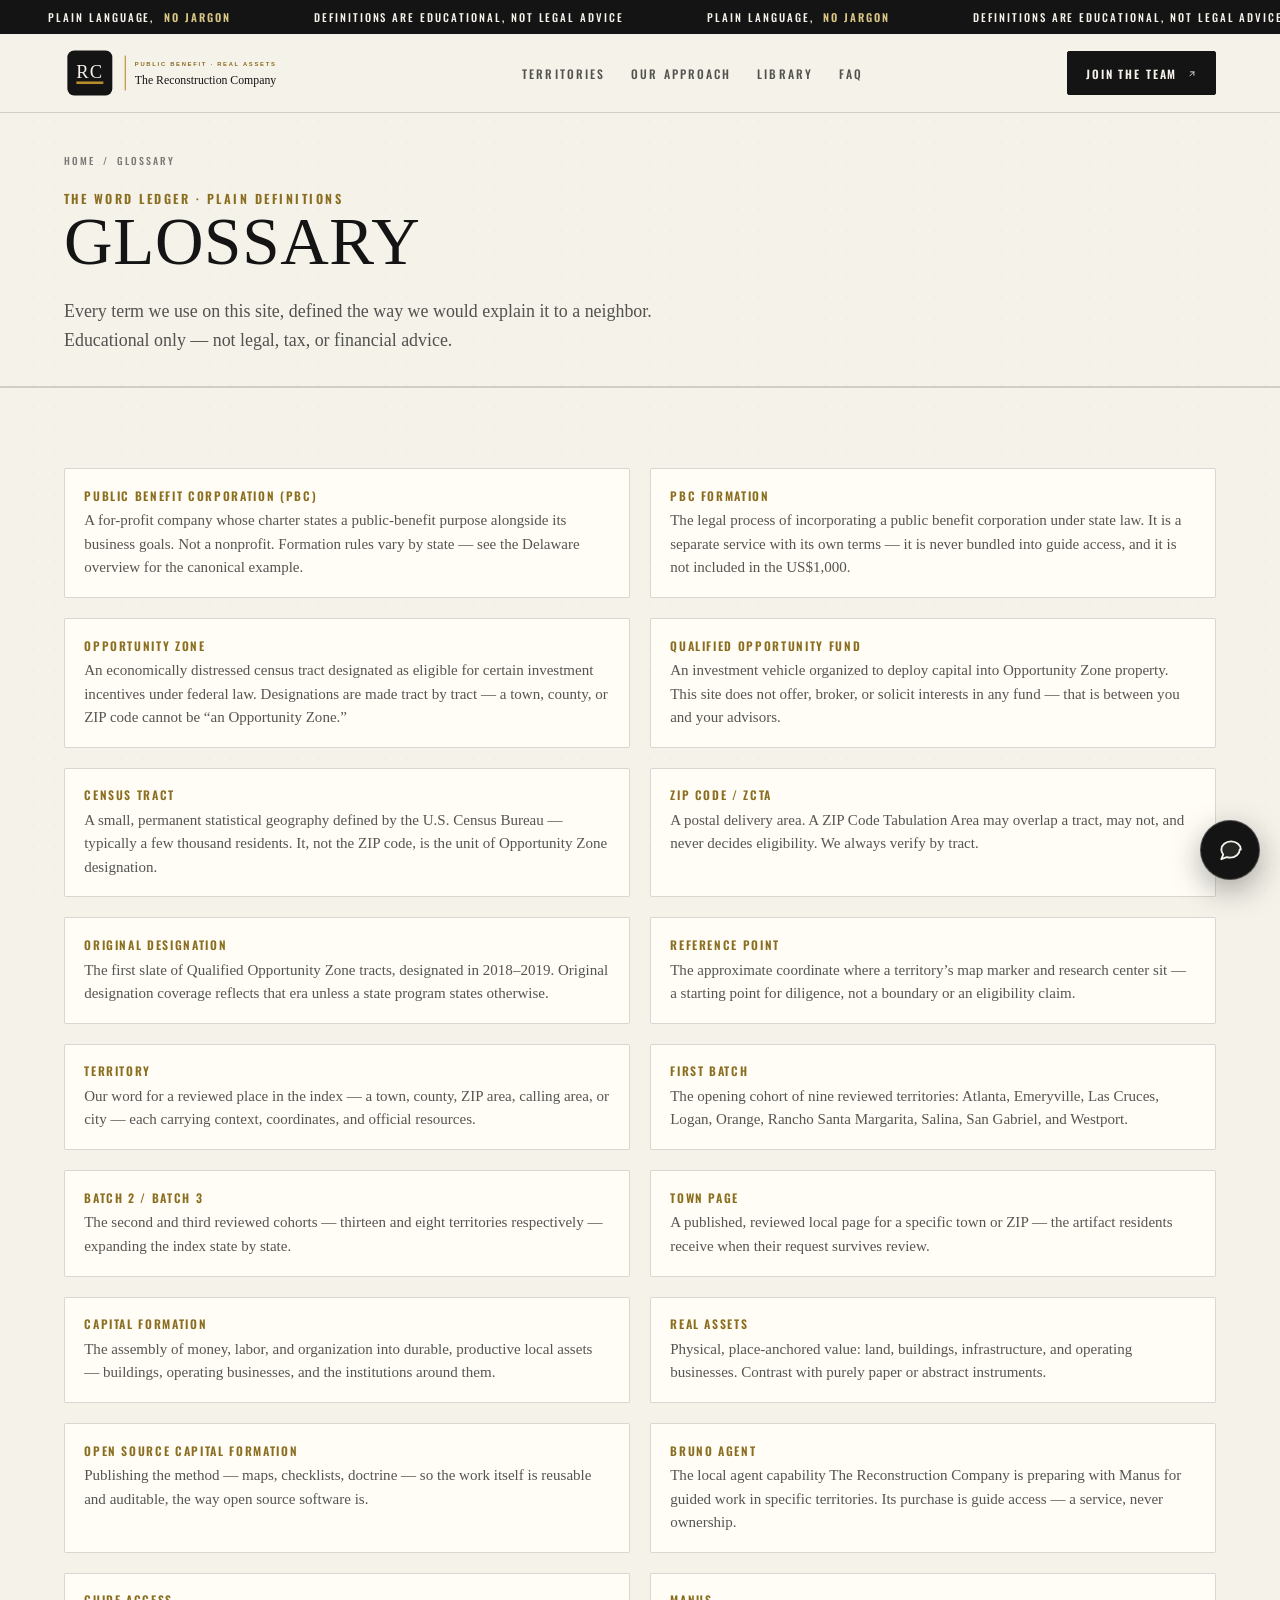
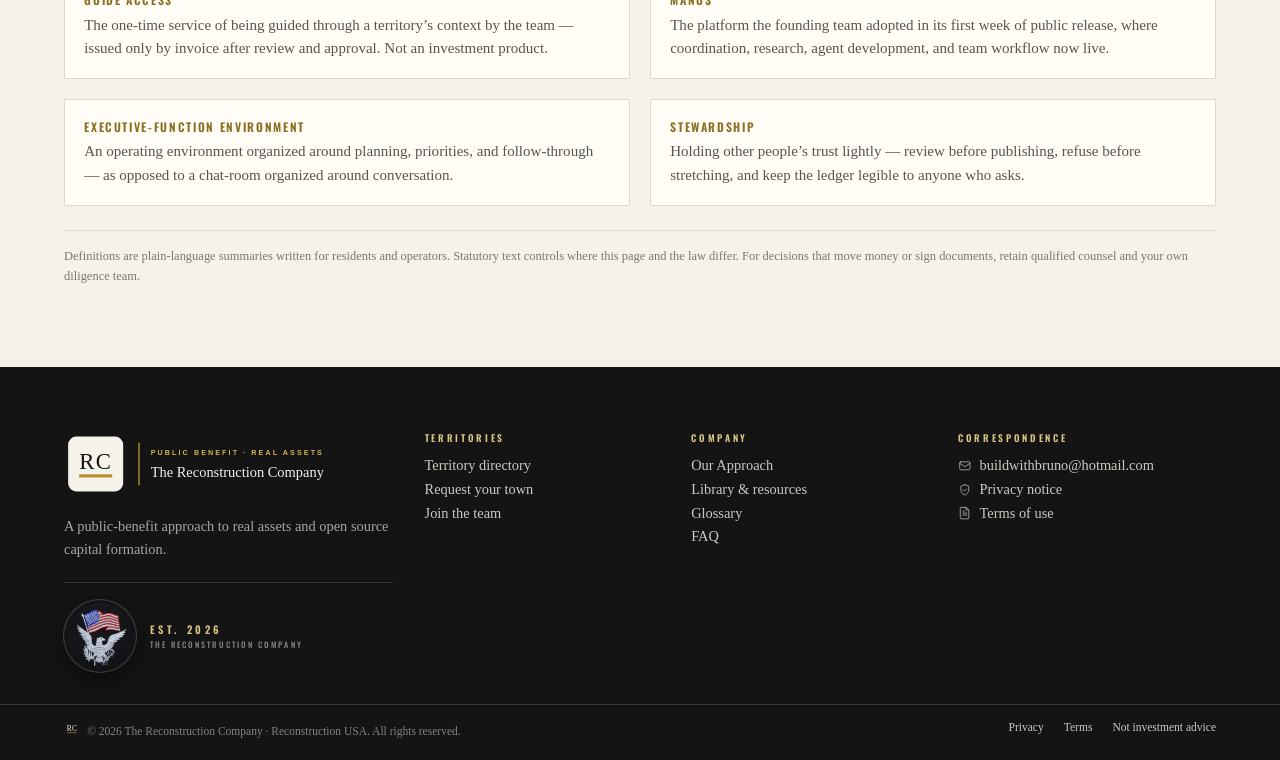
<file: glossary.html>
<!doctype html>
<html lang="en">
<head>
<meta charset="utf-8">
<meta name="viewport" content="width=device-width, initial-scale=1.0">
<title>Glossary — The Reconstruction Company</title>
<meta name="description" content="Plain-language definitions: public benefit corporation, Opportunity Zone, census tract, Bruno Agent, guide access, capital formation, and more.">
<link rel="canonical" href="https://reconstructionjob-earl-lee-s-projects.vercel.app/glossary">
<meta property="og:type" content="website">
<meta property="og:site_name" content="The Reconstruction Company">
<meta property="og:title" content="Glossary — The Reconstruction Company">
<meta property="og:description" content="Plain-language definitions: public benefit corporation, Opportunity Zone, census tract, Bruno Agent, guide access, capital formation, and more.">
<meta property="og:url" content="https://reconstructionjob-earl-lee-s-projects.vercel.app/glossary">
<meta property="og:image" content="https://reconstructionjob-earl-lee-s-projects.vercel.app/assets/img/og.jpg">
<meta property="og:image:width" content="1568">
<meta property="og:image:height" content="818">
<meta name="twitter:image" content="https://reconstructionjob-earl-lee-s-projects.vercel.app/assets/img/og.jpg">
<meta name="twitter:card" content="summary">
<meta name="twitter:title" content="Glossary — The Reconstruction Company">
<meta name="twitter:description" content="Plain-language definitions: public benefit corporation, Opportunity Zone, census tract, Bruno Agent, guide access, capital formation, and more.">
<link rel="icon" href="favicon.svg" type="image/svg+xml">
<meta name="theme-color" content="#f5f2ea">
<link rel="preconnect" href="https://fonts.googleapis.com">
<link rel="preconnect" href="https://fonts.gstatic.com" crossorigin>
<link href="https://fonts.googleapis.com/css2?family=Oswald:wght@400;500;600&family=Inter:wght@400;500;600&display=swap" rel="stylesheet">
<link rel="stylesheet" href="assets/css/site.css">
</head>
<body>
<div class="page">

<div class="ticker" aria-hidden="true">
  <div class="ticker__inner">
    <span><svg class="dia" viewBox="0 0 10 10" aria-hidden="true"><rect x="1.7" y="1.7" width="6.6" height="6.6" transform="rotate(45 5 5)" fill="currentColor"/></svg> Plain language, <b>no jargon</b></span>
    <span><svg class="dia" viewBox="0 0 10 10" aria-hidden="true"><rect x="1.7" y="1.7" width="6.6" height="6.6" transform="rotate(45 5 5)" fill="currentColor"/></svg> Definitions are educational, not legal advice</span>
  </div>
</div>

<header class="masthead">
  <div class="masthead__in">
    <a class="wordmark" href="index.html" aria-label="The Reconstruction Company — home">
      <img class="brand-logo" src="assets/img/logo.svg" alt="The Reconstruction Company — Public Benefit, Real Assets" width="264" height="56">
    </a>
    <nav aria-label="Primary">
      <ul class="nav">
        <li><a href="areas.html">Territories</a></li>
        <li><a href="approach.html">Our Approach</a></li>
        <li><a href="library.html">Library</a></li>
        <li><a href="faq.html">FAQ</a></li>
      </ul>
    </nav>
    <div class="mast-cta">
      <a class="btn btn--solid" href="join-the-team.html">Join the Team <span class="arr"><svg class="ic" viewBox="0 0 24 24" stroke="currentColor" fill="none" stroke-width="2" stroke-linecap="round" stroke-linejoin="round" aria-hidden="true"><path d="M7 17 17 7"/><path d="M8.5 7H17v8.5"/></svg></span></a>
      <button class="hamburger" aria-expanded="false" aria-controls="mobile-panel" aria-label="Toggle menu"><span></span><span></span><span></span></button>
    </div>
  </div>
  <div class="mobile-panel" id="mobile-panel">
    <a href="index.html">Home</a>
    <a href="areas.html">Territory Directory</a>
    <a href="approach.html">Our Approach</a>
    <a href="library.html">Library &amp; Resources</a>
    <a href="glossary.html">Glossary</a>
    <a href="faq.html">FAQ</a>
    <div class="row">
      <a class="btn btn--ghost" href="my-town.html" style="flex:1;justify-content:center">My Town</a>
      <a class="btn btn--solid" href="join-the-team.html" style="flex:1;justify-content:center">Join the Team</a>
    </div>
  </div>
</header>

<main class="page-anim">

<section class="page-hero">
  <div class="wrap">
    <nav class="crumbs"><a href="index.html">Home</a><span>/</span><span aria-current="page">Glossary</span></nav>
    <p class="eyebrow eyebrow--ochre reveal">The Word Ledger · Plain Definitions</p>
    <h1 class="reveal" style="--d:80ms">Glossary</h1>
    <p class="lede reveal" style="--d:160ms">Every term we use on this site, defined the way we would explain it to a neighbor. Educational only — not legal, tax, or financial advice.</p>
  </div>
</section>

<section class="section">
  <div class="wrap">
    <div class="gloss reveal">
      <dl><dt>Public Benefit Corporation (PBC)</dt><dd>A for-profit company whose charter states a public-benefit purpose alongside its business goals. Not a nonprofit. Formation rules vary by state — see the Delaware overview for the canonical example.</dd></dl>
      <dl><dt>PBC Formation</dt><dd>The legal process of incorporating a public benefit corporation under state law. It is a separate service with its own terms — it is never bundled into guide access, and it is not included in the US$1,000.</dd></dl>
      <dl><dt>Opportunity Zone</dt><dd>An economically distressed census tract designated as eligible for certain investment incentives under federal law. Designations are made tract by tract — a town, county, or ZIP code cannot be “an Opportunity Zone.”</dd></dl>
      <dl><dt>Qualified Opportunity Fund</dt><dd>An investment vehicle organized to deploy capital into Opportunity Zone property. This site does not offer, broker, or solicit interests in any fund — that is between you and your advisors.</dd></dl>
      <dl><dt>Census Tract</dt><dd>A small, permanent statistical geography defined by the U.S. Census Bureau — typically a few thousand residents. It, not the ZIP code, is the unit of Opportunity Zone designation.</dd></dl>
      <dl><dt>ZIP Code / ZCTA</dt><dd>A postal delivery area. A ZIP Code Tabulation Area may overlap a tract, may not, and never decides eligibility. We always verify by tract.</dd></dl>
      <dl><dt>Original Designation</dt><dd>The first slate of Qualified Opportunity Zone tracts, designated in 2018–2019. Original designation coverage reflects that era unless a state program states otherwise.</dd></dl>
      <dl><dt>Reference Point</dt><dd>The approximate coordinate where a territory’s map marker and research center sit — a starting point for diligence, not a boundary or an eligibility claim.</dd></dl>
      <dl><dt>Territory</dt><dd>Our word for a reviewed place in the index — a town, county, ZIP area, calling area, or city — each carrying context, coordinates, and official resources.</dd></dl>
      <dl><dt>First Batch</dt><dd>The opening cohort of nine reviewed territories: Atlanta, Emeryville, Las Cruces, Logan, Orange, Rancho Santa Margarita, Salina, San Gabriel, and Westport.</dd></dl>
      <dl><dt>Batch 2 / Batch 3</dt><dd>The second and third reviewed cohorts — thirteen and eight territories respectively — expanding the index state by state.</dd></dl>
      <dl><dt>Town Page</dt><dd>A published, reviewed local page for a specific town or ZIP — the artifact residents receive when their request survives review.</dd></dl>
      <dl><dt>Capital Formation</dt><dd>The assembly of money, labor, and organization into durable, productive local assets — buildings, operating businesses, and the institutions around them.</dd></dl>
      <dl><dt>Real Assets</dt><dd>Physical, place-anchored value: land, buildings, infrastructure, and operating businesses. Contrast with purely paper or abstract instruments.</dd></dl>
      <dl><dt>Open Source Capital Formation</dt><dd>Publishing the method — maps, checklists, doctrine — so the work itself is reusable and auditable, the way open source software is.</dd></dl>
      <dl><dt>Bruno Agent</dt><dd>The local agent capability The Reconstruction Company is preparing with Manus for guided work in specific territories. Its purchase is guide access — a service, never ownership.</dd></dl>
      <dl><dt>Guide Access</dt><dd>The one-time service of being guided through a territory’s context by the team — issued only by invoice after review and approval. Not an investment product.</dd></dl>
      <dl><dt>Manus</dt><dd>The platform the founding team adopted in its first week of public release, where coordination, research, agent development, and team workflow now live.</dd></dl>
      <dl><dt>Executive-Function Environment</dt><dd>An operating environment organized around planning, priorities, and follow-through — as opposed to a chat-room organized around conversation.</dd></dl>
      <dl><dt>Stewardship</dt><dd>Holding other people’s trust lightly — review before publishing, refuse before stretching, and keep the ledger legible to anyone who asks.</dd></dl>
    </div>
    <p class="disclaimer">Definitions are plain-language summaries written for residents and operators. Statutory text controls where this page and the law differ. For decisions that move money or sign documents, retain qualified counsel and your own diligence team.</p>
  </div>
</section>

</main>

<footer class="colophon">
  <div class="colophon__top">
    <div>
      <img class="colophon__logo" src="assets/img/logo-reversed.svg" alt="The Reconstruction Company — Public Benefit, Real Assets" width="297" height="63">
      <p class="mission">A public-benefit approach to real assets and open source capital formation.</p>
      <div class="colophon__patch">
        <img src="assets/img/eagle-flag-patch.webp" alt="Embroidered patch: United States flag and white eagle on a black roundel" width="76" height="76" loading="lazy" decoding="async">
        <span class="colophon__patch-tag"><b>EST. 2026</b><small>THE RECONSTRUCTION COMPANY</small></span>
      </div>
    </div>
    <div>
      <h4>Territories</h4>
      <ul>
        <li><a href="areas.html">Territory directory</a></li>
        <li><a href="my-town.html">Request your town</a></li>
        <li><a href="join-the-team.html">Join the team</a></li>
      </ul>
    </div>
    <div>
      <h4>Company</h4>
      <ul>
        <li><a href="approach.html">Our Approach</a></li>
        <li><a href="library.html">Library &amp; resources</a></li>
        <li><a href="glossary.html">Glossary</a></li>
        <li><a href="faq.html">FAQ</a></li>
      </ul>
    </div>
    <div>
      <h4>Correspondence</h4>
      <ul>
        <li><a href="mailto:buildwithbruno@hotmail.com"><span class="corr-ic"><svg class="ic" viewBox="0 0 24 24" stroke="currentColor" fill="none" stroke-width="2" stroke-linecap="round" stroke-linejoin="round" aria-hidden="true"><rect x="3" y="5" width="18" height="14" rx="2"/><path d="m3 7.5 9 6 9-6"/></svg></span>buildwithbruno@hotmail.com</a></li>
        <li><a href="privacy.html"><span class="corr-ic"><svg class="ic" viewBox="0 0 24 24" stroke="currentColor" fill="none" stroke-width="2" stroke-linecap="round" stroke-linejoin="round" aria-hidden="true"><path d="M12 3l7 2.8v5.4c0 4.6-3 8.6-7 10-4-1.4-7-5.4-7-10V5.8L12 3Z"/><path d="m9.4 12.2 2 2 3.4-3.8"/></svg></span>Privacy notice</a></li>
        <li><a href="terms.html"><span class="corr-ic"><svg class="ic" viewBox="0 0 24 24" stroke="currentColor" fill="none" stroke-width="2" stroke-linecap="round" stroke-linejoin="round" aria-hidden="true"><path d="M6 2.5h8.5L19 7v14a1.5 1.5 0 0 1-1.5 1.5h-12A1.5 1.5 0 0 1 4 21V4a1.5 1.5 0 0 1 1.5-1.5Z"/><path d="M14 2.5V7h4.5"/><path d="M8.5 12.5h7M8.5 16h7M8.5 9h2.5"/></svg></span>Terms of use</a></li>
      </ul>
    </div>
  </div>
  <div class="colophon__bar">
    <span><img class="colophon__badge" src="favicon.svg" alt="" aria-hidden="true" width="16" height="16">© <span data-year>2026</span> The Reconstruction Company · Reconstruction USA. All rights reserved.</span>
    <nav>
      <a href="privacy.html">Privacy</a>
      <a href="terms.html">Terms</a>
      <a href="faq.html">Not investment advice</a>
    </nav>
  </div>
</footer>

</div>
<script src="assets/js/data.js"></script>
<script src="assets/js/site.js"></script>
<script src="assets/js/config.js"></script>
<script src="assets/js/announce.js"></script>
<script src="assets/js/chat.js"></script>
</body>
</html>
</file>
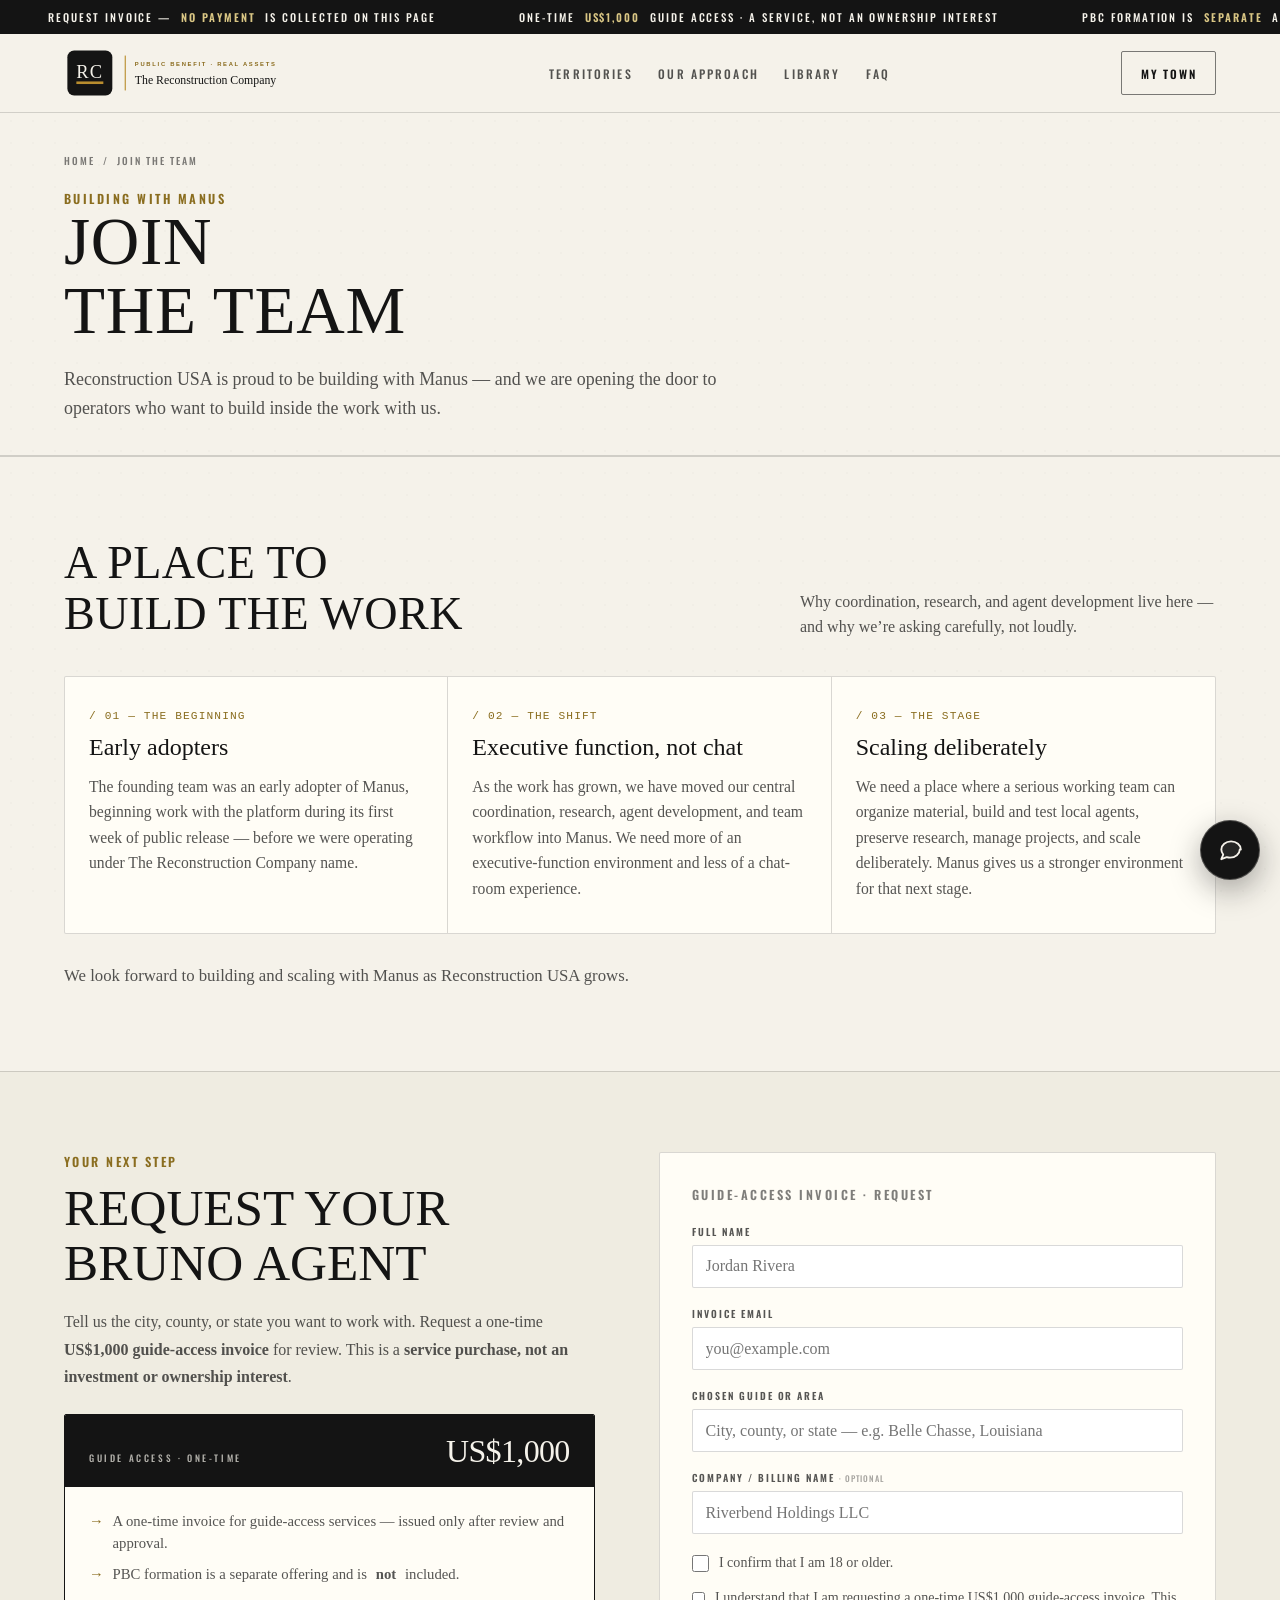
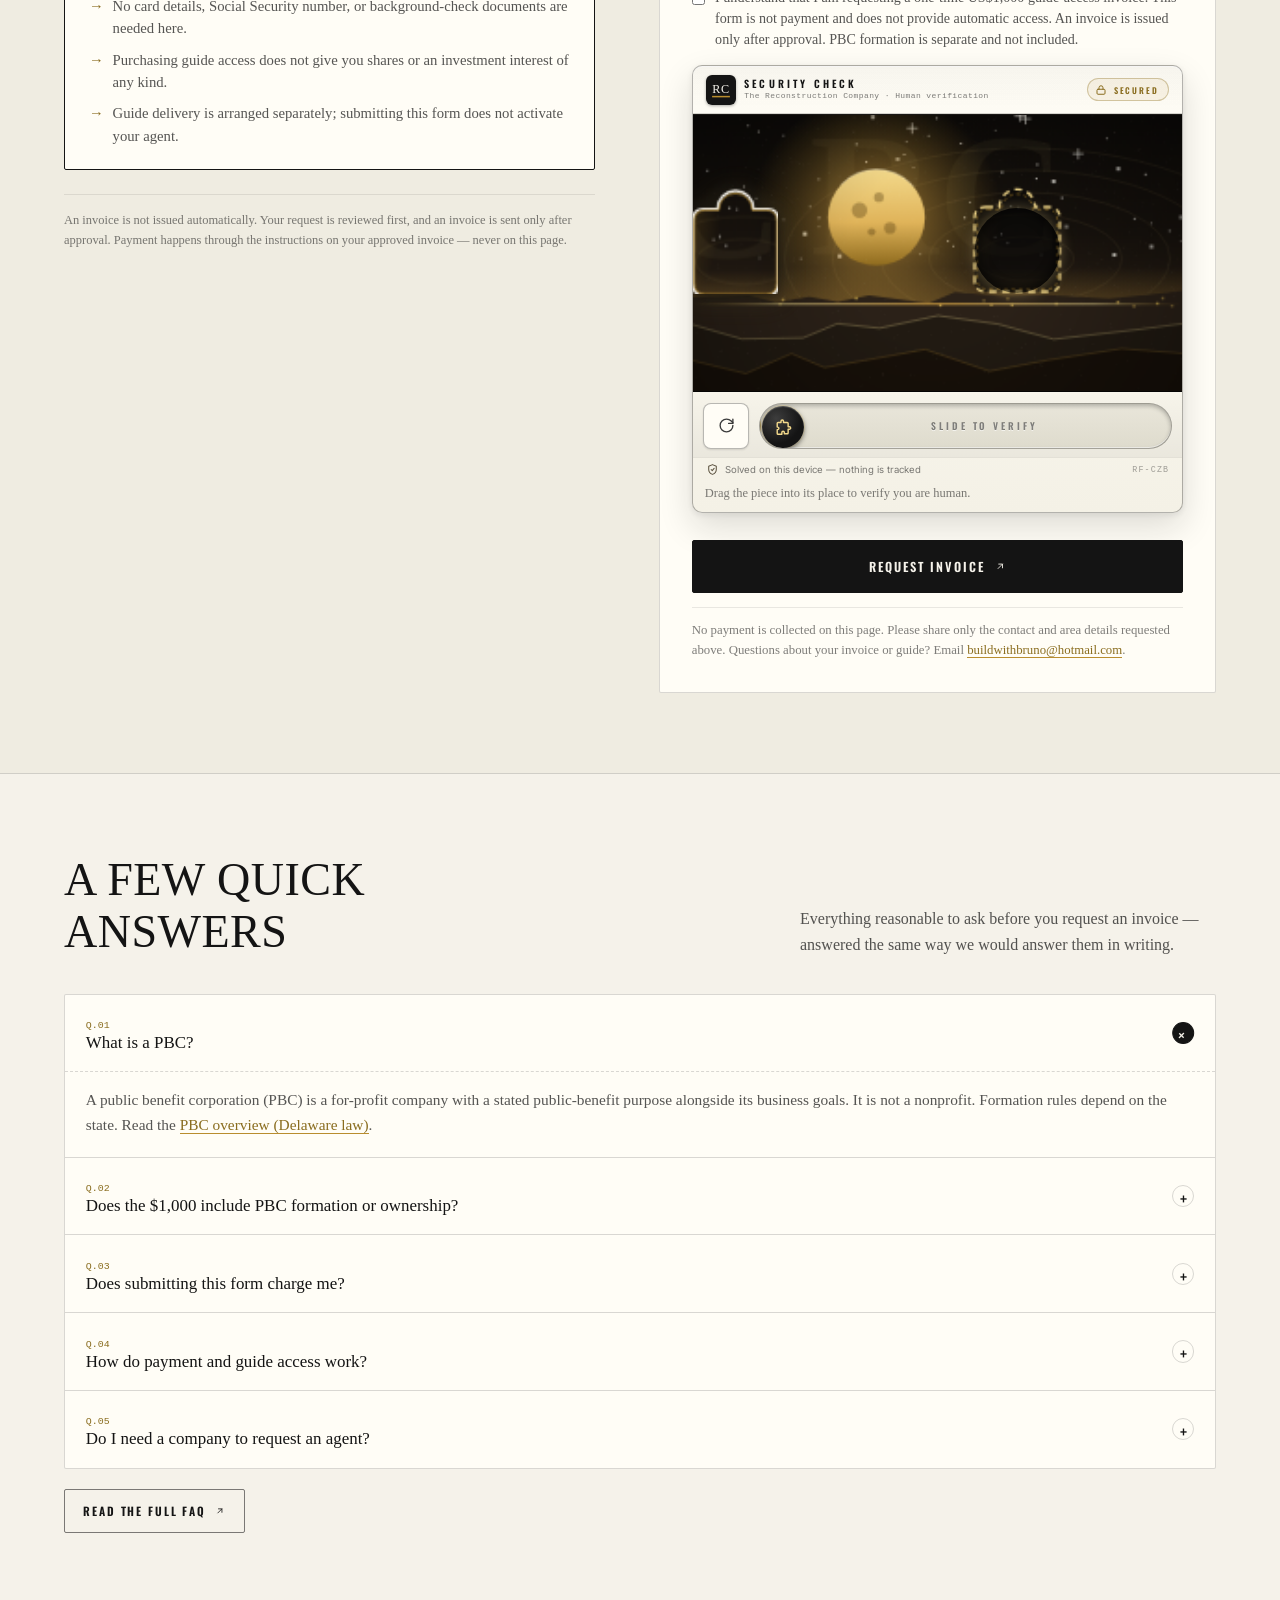
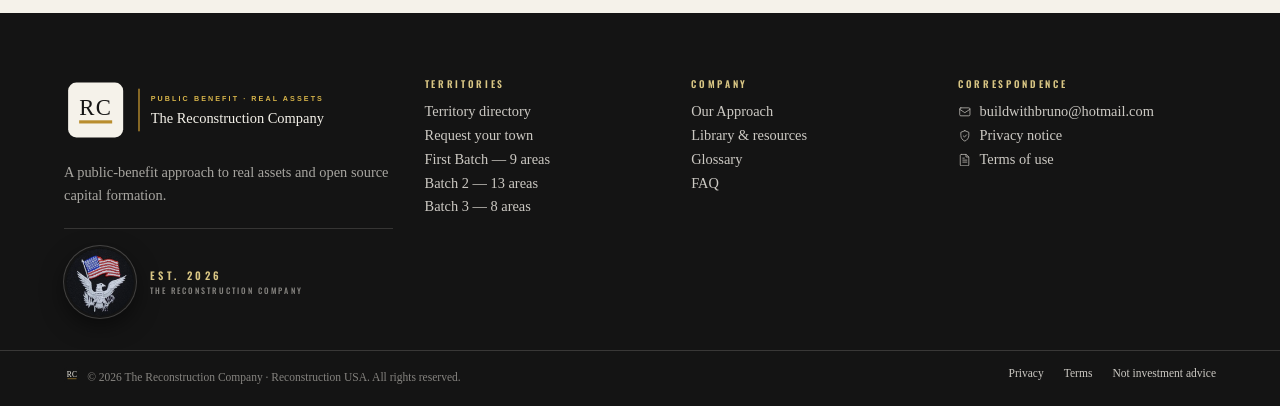
<file: join-the-team.html>
<!doctype html>
<html lang="en">
<head>
<meta charset="utf-8">
<meta name="viewport" content="width=device-width, initial-scale=1.0">
<title>Join the Team — The Reconstruction Company</title>
<meta name="description" content="Reconstruction USA is proud to be building with Manus. Request your Bruno Agent — a one-time US$1,000 guide-access invoice, issued only after review and approval.">
<link rel="canonical" href="https://reconstructionjob-earl-lee-s-projects.vercel.app/join-the-team">
<meta property="og:type" content="website">
<meta property="og:site_name" content="The Reconstruction Company">
<meta property="og:title" content="Join the Team — The Reconstruction Company">
<meta property="og:description" content="Reconstruction USA is proud to be building with Manus. Request your Bruno Agent — a one-time US$1,000 guide-access invoice, issued only after review and approval.">
<meta property="og:url" content="https://reconstructionjob-earl-lee-s-projects.vercel.app/join-the-team">
<meta property="og:image" content="https://reconstructionjob-earl-lee-s-projects.vercel.app/assets/img/og.jpg">
<meta property="og:image:width" content="1568">
<meta property="og:image:height" content="818">
<meta name="twitter:image" content="https://reconstructionjob-earl-lee-s-projects.vercel.app/assets/img/og.jpg">
<meta name="twitter:card" content="summary">
<meta name="twitter:title" content="Join the Team — The Reconstruction Company">
<meta name="twitter:description" content="Reconstruction USA is proud to be building with Manus. Request your Bruno Agent — a one-time US$1,000 guide-access invoice, issued only after review and approval.">
<link rel="icon" href="favicon.svg" type="image/svg+xml">
<meta name="theme-color" content="#f5f2ea">
<link rel="preconnect" href="https://fonts.googleapis.com">
<link rel="preconnect" href="https://fonts.gstatic.com" crossorigin>
<link href="https://fonts.googleapis.com/css2?family=Oswald:wght@400;500;600&family=Inter:wght@400;500;600&display=swap" rel="stylesheet">
<link rel="stylesheet" href="assets/css/site.css">
</head>
<body>
<div class="page">

<div class="ticker" aria-hidden="true">
  <div class="ticker__inner">
    <span><svg class="dia" viewBox="0 0 10 10" aria-hidden="true"><rect x="1.7" y="1.7" width="6.6" height="6.6" transform="rotate(45 5 5)" fill="currentColor"/></svg> Request invoice — <b>no payment</b> is collected on this page</span>
    <span><svg class="dia" viewBox="0 0 10 10" aria-hidden="true"><rect x="1.7" y="1.7" width="6.6" height="6.6" transform="rotate(45 5 5)" fill="currentColor"/></svg> One-time <b>US$1,000</b> guide access · a service, not an ownership interest</span>
    <span><svg class="dia" viewBox="0 0 10 10" aria-hidden="true"><rect x="1.7" y="1.7" width="6.6" height="6.6" transform="rotate(45 5 5)" fill="currentColor"/></svg> PBC formation is <b>separate</b> and not included</span>
  </div>
</div>

<header class="masthead">
  <div class="masthead__in">
    <a class="wordmark" href="index.html" aria-label="The Reconstruction Company — home">
      <img class="brand-logo" src="assets/img/logo.svg" alt="The Reconstruction Company — Public Benefit, Real Assets" width="264" height="56">
    </a>
    <nav aria-label="Primary">
      <ul class="nav">
        <li><a href="areas.html">Territories</a></li>
        <li><a href="approach.html">Our Approach</a></li>
        <li><a href="library.html">Library</a></li>
        <li><a href="faq.html">FAQ</a></li>
      </ul>
    </nav>
    <div class="mast-cta">
      <a class="btn btn--ghost" href="my-town.html">My Town</a>
      <button class="hamburger" aria-expanded="false" aria-controls="mobile-panel" aria-label="Toggle menu"><span></span><span></span><span></span></button>
    </div>
  </div>
  <div class="mobile-panel" id="mobile-panel">
    <a href="index.html">Home</a>
    <a href="areas.html">Territory Directory</a>
    <a href="approach.html">Our Approach</a>
    <a href="library.html">Library &amp; Resources</a>
    <a href="glossary.html">Glossary</a>
    <a href="faq.html">FAQ</a>
    <div class="row">
      <a class="btn btn--ghost" href="my-town.html" style="flex:1;justify-content:center">My Town</a>
      <a class="btn btn--solid" href="join-the-team.html" style="flex:1;justify-content:center">Join the Team</a>
    </div>
  </div>
</header>

<main class="page-anim">

<section class="page-hero">
  <div class="wrap">
    <nav class="crumbs"><a href="index.html">Home</a><span>/</span><span aria-current="page">Join the Team</span></nav>
    <p class="eyebrow eyebrow--ochre reveal">Building with Manus</p>
    <h1 class="reveal" style="--d:80ms">Join<br>the Team</h1>
    <p class="lede reveal" style="--d:160ms">Reconstruction USA is proud to be building with Manus — and we are opening the door to operators who want to build inside the work with us.</p>
  </div>
</section>

<!-- ============ THE MANUS STORY ============ -->
<section class="section" aria-labelledby="story-h">
  <div class="wrap">
    <div class="section-head reveal">
      <h2 id="story-h">A place to<br>build the work</h2>
      <p>Why coordination, research, and agent development live here — and why we’re asking carefully, not loudly.</p>
    </div>
    <div class="thesis">
      <article class="reveal" style="--d:0ms">
        <span class="num">/ 01 — THE BEGINNING</span>
        <h3>Early adopters</h3>
        <p>The founding team was an early adopter of Manus, beginning work with the platform during its first week of public release — before we were operating under The Reconstruction Company name.</p>
      </article>
      <article class="reveal" style="--d:120ms">
        <span class="num">/ 02 — THE SHIFT</span>
        <h3>Executive function, not chat</h3>
        <p>As the work has grown, we have moved our central coordination, research, agent development, and team workflow into Manus. We need more of an executive-function environment and less of a chat-room experience.</p>
      </article>
      <article class="reveal" style="--d:240ms">
        <span class="num">/ 03 — THE STAGE</span>
        <h3>Scaling deliberately</h3>
        <p>We need a place where a serious working team can organize material, build and test local agents, preserve research, manage projects, and scale deliberately. Manus gives us a stronger environment for that next stage.</p>
      </article>
    </div>
    <p class="reveal" style="--d:280ms;margin-top:1.75rem;max-width:44rem;line-height:1.7;color:var(--ink-70);font-size:1.05rem">We look forward to building and scaling with Manus as Reconstruction USA grows.</p>
  </div>
</section>

<!-- ============ THE BRUNO AGENT ============ -->
<section class="section" aria-labelledby="bruno-h" style="background:var(--panel-2)">
  <div class="wrap form-grid">

    <div>
      <p class="eyebrow eyebrow--ochre reveal">Your Next Step</p>
      <h2 id="bruno-h" class="reveal" style="--d:80ms;font-weight:400;font-size:clamp(1.9rem,4.6vw,3.2rem);line-height:1.08;margin:.6rem 0 1.1rem;text-transform:uppercase">Request your<br>Bruno Agent</h2>
      <p class="reveal" style="--d:160ms;line-height:1.7;color:var(--ink-70);max-width:36rem">Tell us the city, county, or state you want to work with. Request a one-time <strong>US$1,000 guide-access invoice</strong> for review. This is a <strong>service purchase, not an investment or ownership interest</strong>.</p>

      <div class="price reveal" style="--d:220ms;margin-top:1.5rem;max-width:36rem">
        <div class="price__head">
          <small>Guide Access · One-Time</small>
          <b>US$1,000</b>
        </div>
        <div class="price__body">
          <ul>
            <li>A one-time invoice for guide-access services — issued only after review and approval.</li>
            <li>PBC formation is a separate offering and is <strong>not</strong> included.</li>
            <li>No card details, Social Security number, or background-check documents are needed here.</li>
            <li>Purchasing guide access does not give you shares or an investment interest of any kind.</li>
            <li>Guide delivery is arranged separately; submitting this form does not activate your agent.</li>
          </ul>
        </div>
      </div>

      <p class="disclaimer reveal" style="--d:280ms;max-width:36rem">An invoice is not issued automatically. Your request is reviewed first, and an invoice is sent only after approval. Payment happens through the instructions on your approved invoice — never on this page.</p>
    </div>

    <!-- form -->
    <div class="panel reveal" style="--d:140ms">
      <p class="eyebrow" style="margin-bottom:1.25rem">Guide-Access Invoice · Request</p>
      <form id="invoice-form" novalidate data-captcha>
        <div class="hp" aria-hidden="true"><label>Leave this field blank<input type="text" name="company_website" tabindex="-1" autocomplete="off"></label></div>

        <div class="field">
          <label for="jt-name">Full name</label>
          <input id="jt-name" name="full_name" type="text" autocomplete="name" required minlength="2" placeholder="Jordan Rivera">
          <span class="err">Please tell us your name.</span>
        </div>

        <div class="field">
          <label for="jt-email">Invoice email</label>
          <input id="jt-email" name="invoice_email" type="email" autocomplete="email" required placeholder="you@example.com">
          <span class="err">The invoice needs a valid email.</span>
        </div>

        <div class="field">
          <label for="jt-area">Chosen guide or area</label>
          <input id="jt-area" name="chosen_area" type="text" required placeholder="City, county, or state — e.g. Belle Chasse, Louisiana">
          <span class="err">Name the guide or the area you want.</span>
        </div>

        <div class="field">
          <label for="jt-company">Company / billing name <small>· Optional</small></label>
          <input id="jt-company" name="company_billing" type="text" autocomplete="organization" placeholder="Riverbend Holdings LLC">
        </div>

        <label class="check"><input type="checkbox" name="confirmed_age" required> I confirm that I am 18 or older.</label>
        <label class="check"><input type="checkbox" name="confirmed_terms" required> I understand that I am requesting a one-time US$1,000 guide-access invoice. This form is not payment and does not provide automatic access. An invoice is issued only after approval. PBC formation is separate and not included.</label>

        <button class="btn btn--solid btn--lg submit-btn" type="submit" style="width:100%;justify-content:center;margin-top:.5rem">
          <span class="btn-label">Request Invoice</span> <span class="arr"><svg class="ic" viewBox="0 0 24 24" stroke="currentColor" fill="none" stroke-width="2" stroke-linecap="round" stroke-linejoin="round" aria-hidden="true"><path d="M7 17 17 7"/><path d="M8.5 7H17v8.5"/></svg></span>
        </button>
        <p class="form-note">No payment is collected on this page. Please share only the contact and area details requested above. Questions about your invoice or guide? Email <a href="mailto:buildwithbruno@hotmail.com" style="border-bottom:1px solid var(--ochre);text-decoration:none;color:var(--ochre-deep)">buildwithbruno@hotmail.com</a>.</p>
      </form>

      <div class="form-success" id="invoice-success" role="status">
        <svg width="42" height="42" viewBox="0 0 24 24" fill="none" stroke="currentColor" stroke-width="1.6" aria-hidden="true" style="margin:0 auto;display:block;color:var(--ok)"><circle cx="12" cy="12" r="10"/><path d="m8.5 12.5 2.5 2.5 4.5-5.5"/></svg>
        <h3>Invoice request received.</h3>
        <p data-success-note style="color:var(--ink-70);line-height:1.6">Your request is in the review queue. An invoice is issued only after approval — nothing is charged now. We will write to you at the invoice email you provided.</p>
        <span class="ref-id">REF · <span data-ref>RC-0000</span></span>
        <p style="margin-top:1.1rem"><a class="btn btn--ghost" href="areas.html">Explore the territory directory <span class="arr"><svg class="ic" viewBox="0 0 24 24" stroke="currentColor" fill="none" stroke-width="2" stroke-linecap="round" stroke-linejoin="round" aria-hidden="true"><path d="M7 17 17 7"/><path d="M8.5 7H17v8.5"/></svg></span></a></p>
      </div>
    </div>

  </div>
</section>

<!-- ============ FAQ ============ -->
<section class="section" aria-labelledby="faq-h">
  <div class="wrap">
    <div class="section-head reveal">
      <h2 id="faq-h">A few quick<br>answers</h2>
      <p>Everything reasonable to ask before you request an invoice — answered the same way we would answer them in writing.</p>
    </div>
    <div class="acc reveal">

      <div class="acc-item open">
        <button class="acc-btn" aria-expanded="true"><span><small>Q.01</small><br>What is a PBC?</span><span class="ic">+</span></button>
        <div class="acc-panel"><div class="acc-panel-in">A public benefit corporation (PBC) is a for-profit company with a stated public-benefit purpose alongside its business goals. It is not a nonprofit. Formation rules depend on the state. Read the <a href="https://delcode.delaware.gov/title8/c001/sc15/" target="_blank" rel="noopener noreferrer" style="border-bottom:1px solid var(--ochre);text-decoration:none;color:var(--ochre-deep)">PBC overview (Delaware law)</a>.</div></div>
      </div>

      <div class="acc-item">
        <button class="acc-btn" aria-expanded="false"><span><small>Q.02</small><br>Does the $1,000 include PBC formation or ownership?</span><span class="ic">+</span></button>
        <div class="acc-panel"><div class="acc-panel-in">No. The one-time US$1,000 fee is for guide-access services. PBC formation is a separate offering and is not included. This purchase does not give you shares or an investment interest.</div></div>
      </div>

      <div class="acc-item">
        <button class="acc-btn" aria-expanded="false"><span><small>Q.03</small><br>Does submitting this form charge me?</span><span class="ic">+</span></button>
        <div class="acc-panel"><div class="acc-panel-in">No. You are requesting an invoice, not making a payment. Your request is reviewed, and an invoice is issued only after approval.</div></div>
      </div>

      <div class="acc-item">
        <button class="acc-btn" aria-expanded="false"><span><small>Q.04</small><br>How do payment and guide access work?</span><span class="ic">+</span></button>
        <div class="acc-panel"><div class="acc-panel-in">Review your approved invoice and service terms before paying through the instructions provided. Guide delivery is arranged separately; submitting this form does not activate your agent.</div></div>
      </div>

      <div class="acc-item">
        <button class="acc-btn" aria-expanded="false"><span><small>Q.05</small><br>Do I need a company to request an agent?</span><span class="ic">+</span></button>
        <div class="acc-panel"><div class="acc-panel-in">No. The company or billing name is optional. You must be 18 or older and provide your full name, invoice email, and chosen area.</div></div>
      </div>

    </div>
    <p style="margin-top:1.25rem"><a class="btn btn--ghost" href="faq.html">Read the full FAQ <span class="arr"><svg class="ic" viewBox="0 0 24 24" stroke="currentColor" fill="none" stroke-width="2" stroke-linecap="round" stroke-linejoin="round" aria-hidden="true"><path d="M7 17 17 7"/><path d="M8.5 7H17v8.5"/></svg></span></a></p>
  </div>
</section>

</main>

<footer class="colophon">
  <div class="colophon__top">
    <div>
      <img class="colophon__logo" src="assets/img/logo-reversed.svg" alt="The Reconstruction Company — Public Benefit, Real Assets" width="297" height="63">
      <p class="mission">A public-benefit approach to real assets and open source capital formation.</p>
      <div class="colophon__patch">
        <img src="assets/img/eagle-flag-patch.webp" alt="Embroidered patch: United States flag and white eagle on a black roundel" width="76" height="76" loading="lazy" decoding="async">
        <span class="colophon__patch-tag"><b>EST. 2026</b><small>THE RECONSTRUCTION COMPANY</small></span>
      </div>
    </div>
    <div>
      <h4>Territories</h4>
      <ul>
        <li><a href="areas.html">Territory directory</a></li>
        <li><a href="my-town.html">Request your town</a></li>
        <li><a href="areas.html">First Batch — 9 areas</a></li>
        <li><a href="areas.html">Batch 2 — 13 areas</a></li>
        <li><a href="areas.html">Batch 3 — 8 areas</a></li>
      </ul>
    </div>
    <div>
      <h4>Company</h4>
      <ul>
        <li><a href="approach.html">Our Approach</a></li>
        <li><a href="library.html">Library &amp; resources</a></li>
        <li><a href="glossary.html">Glossary</a></li>
        <li><a href="faq.html">FAQ</a></li>
      </ul>
    </div>
    <div>
      <h4>Correspondence</h4>
      <ul>
        <li><a href="mailto:buildwithbruno@hotmail.com"><span class="corr-ic"><svg class="ic" viewBox="0 0 24 24" stroke="currentColor" fill="none" stroke-width="2" stroke-linecap="round" stroke-linejoin="round" aria-hidden="true"><rect x="3" y="5" width="18" height="14" rx="2"/><path d="m3 7.5 9 6 9-6"/></svg></span>buildwithbruno@hotmail.com</a></li>
        <li><a href="privacy.html"><span class="corr-ic"><svg class="ic" viewBox="0 0 24 24" stroke="currentColor" fill="none" stroke-width="2" stroke-linecap="round" stroke-linejoin="round" aria-hidden="true"><path d="M12 3l7 2.8v5.4c0 4.6-3 8.6-7 10-4-1.4-7-5.4-7-10V5.8L12 3Z"/><path d="m9.4 12.2 2 2 3.4-3.8"/></svg></span>Privacy notice</a></li>
        <li><a href="terms.html"><span class="corr-ic"><svg class="ic" viewBox="0 0 24 24" stroke="currentColor" fill="none" stroke-width="2" stroke-linecap="round" stroke-linejoin="round" aria-hidden="true"><path d="M6 2.5h8.5L19 7v14a1.5 1.5 0 0 1-1.5 1.5h-12A1.5 1.5 0 0 1 4 21V4a1.5 1.5 0 0 1 1.5-1.5Z"/><path d="M14 2.5V7h4.5"/><path d="M8.5 12.5h7M8.5 16h7M8.5 9h2.5"/></svg></span>Terms of use</a></li>
      </ul>
    </div>
  </div>
  <div class="colophon__bar">
    <span><img class="colophon__badge" src="favicon.svg" alt="" aria-hidden="true" width="16" height="16">© <span data-year>2026</span> The Reconstruction Company · Reconstruction USA. All rights reserved.</span>
    <nav>
      <a href="privacy.html">Privacy</a>
      <a href="terms.html">Terms</a>
      <a href="faq.html">Not investment advice</a>
    </nav>
  </div>
</footer>

</div>
<script src="assets/js/data.js"></script>
<script src="assets/js/site.js"></script>
<script src="assets/js/config.js"></script>
<script src="assets/js/captcha.js"></script>
<script src="assets/js/forms.js"></script>
<script src="assets/js/announce.js"></script>
<script src="assets/js/chat.js"></script>
</body>
</html>
</file>
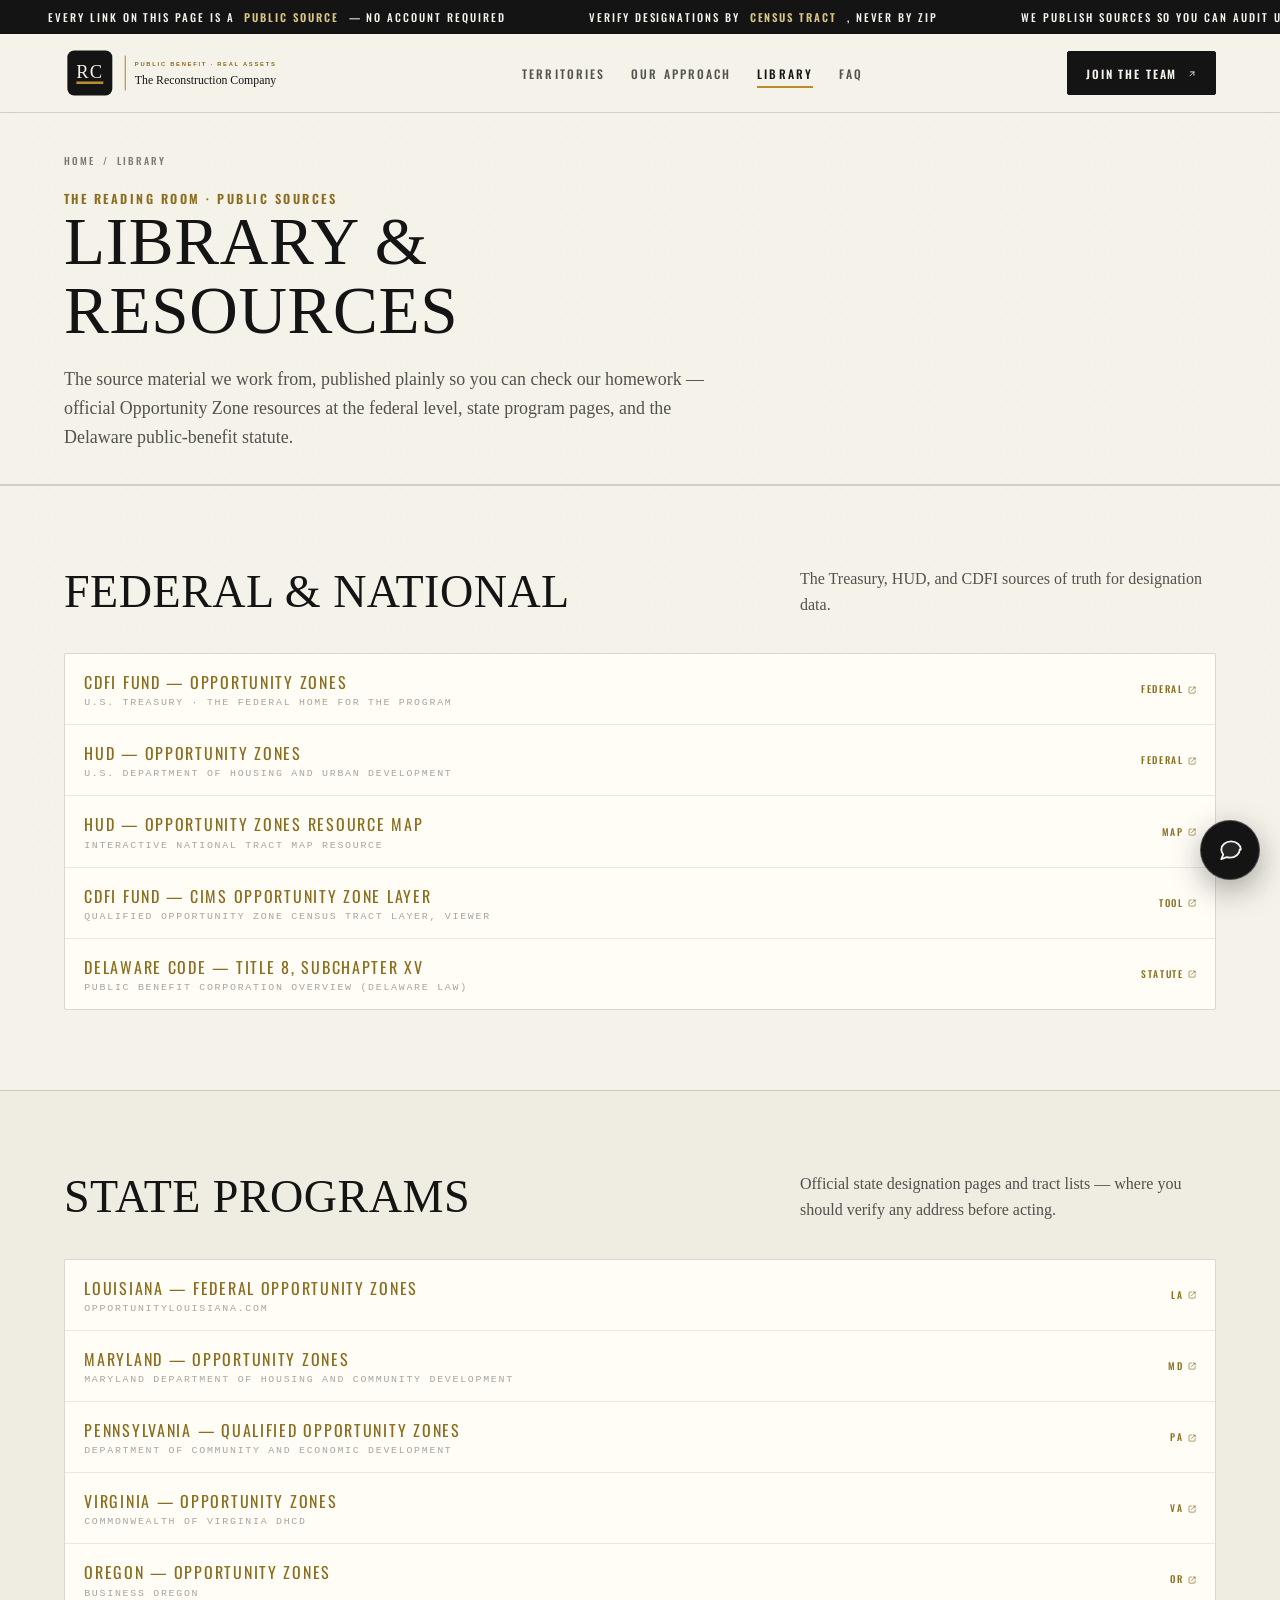
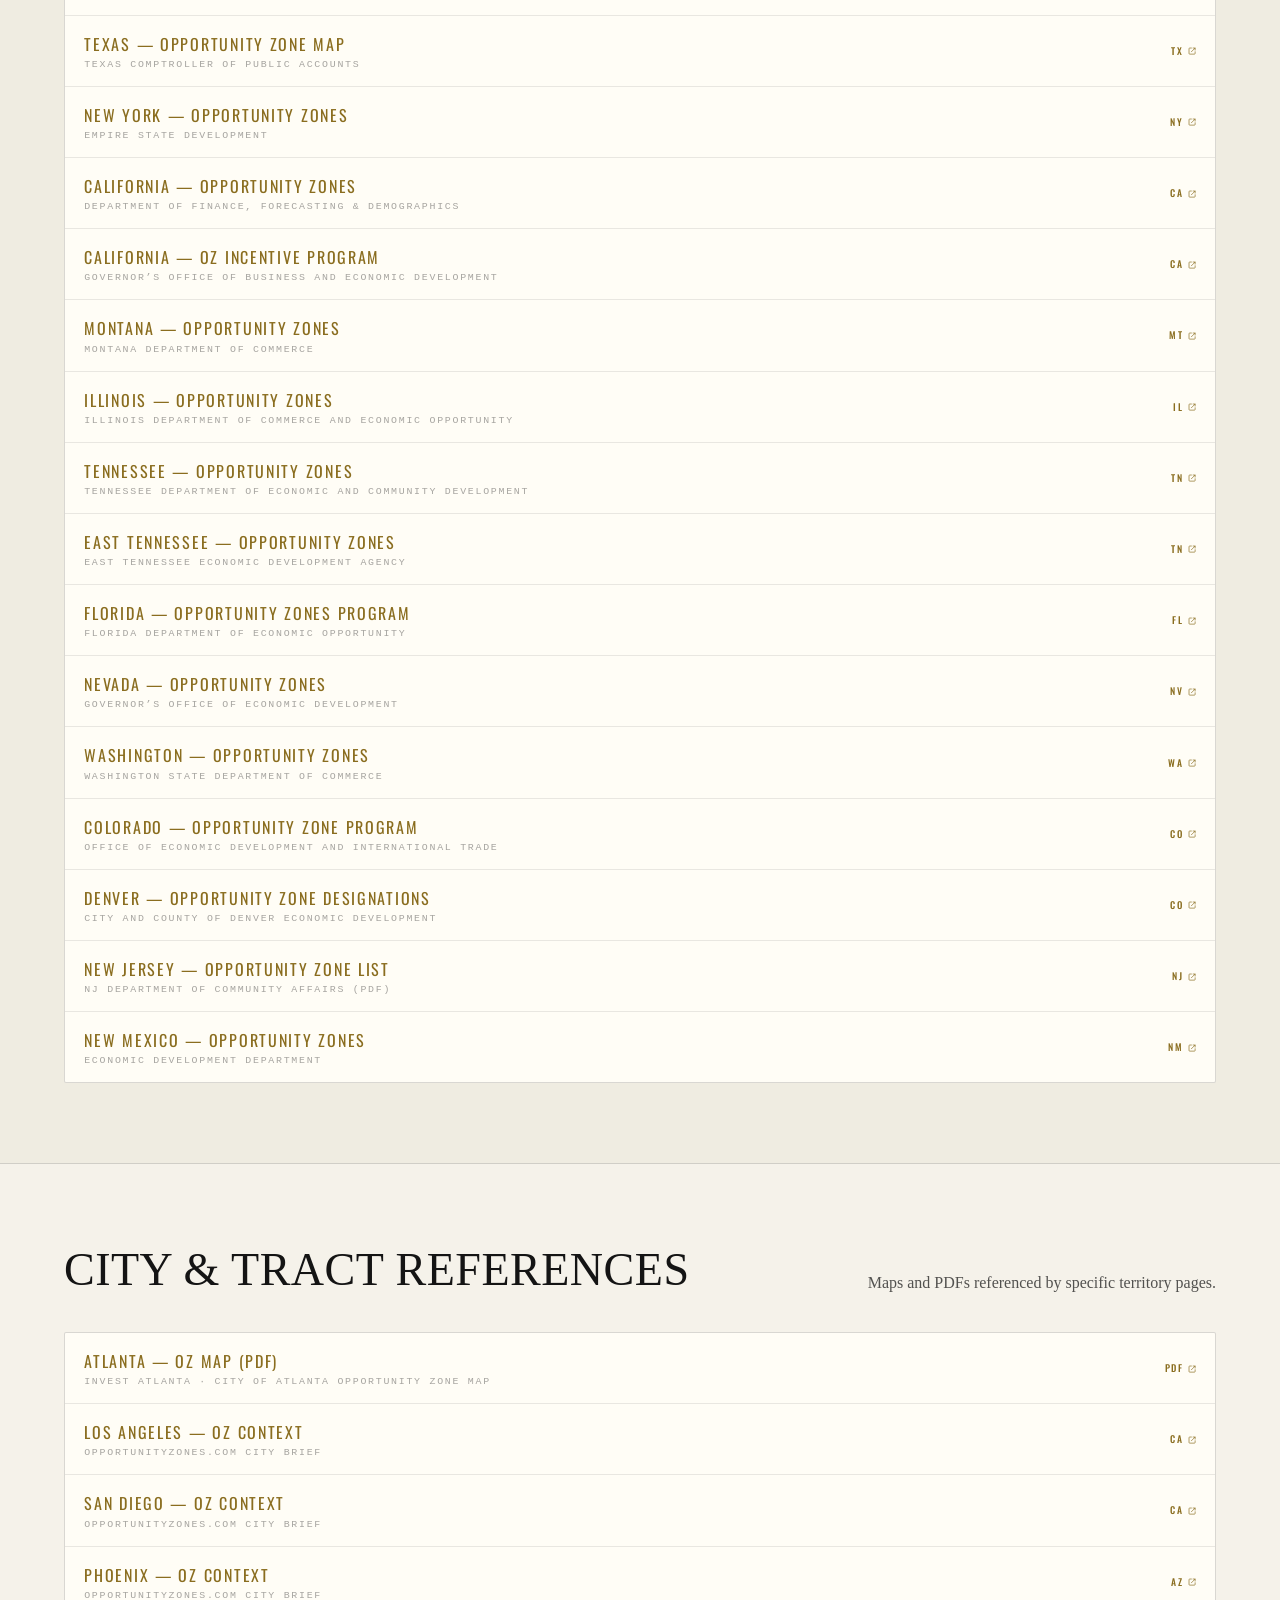
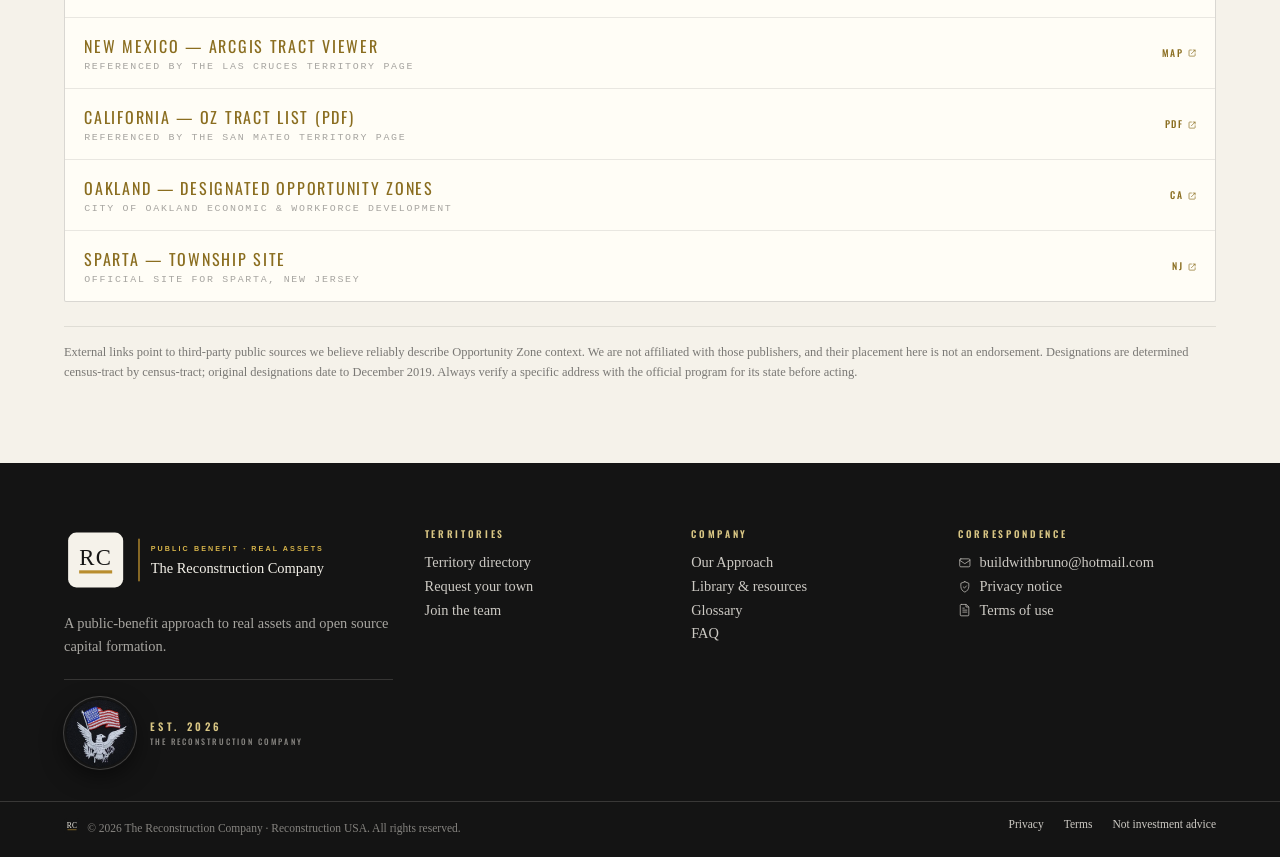
<file: library.html>
<!doctype html>
<html lang="en">
<head>
<meta charset="utf-8">
<meta name="viewport" content="width=device-width, initial-scale=1.0">
<title>Library &amp; Resources — The Reconstruction Company</title>
<meta name="description" content="Public Opportunity Zone and public benefit corporation reading — official federal and state resources, curated by The Reconstruction Company.">
<link rel="canonical" href="https://reconstructionjob-earl-lee-s-projects.vercel.app/library">
<meta property="og:type" content="website">
<meta property="og:site_name" content="The Reconstruction Company">
<meta property="og:title" content="Library &amp; Resources — The Reconstruction Company">
<meta property="og:description" content="Public Opportunity Zone and public benefit corporation reading — official federal and state resources, curated by The Reconstruction Company.">
<meta property="og:url" content="https://reconstructionjob-earl-lee-s-projects.vercel.app/library">
<meta property="og:image" content="https://reconstructionjob-earl-lee-s-projects.vercel.app/assets/img/og.jpg">
<meta property="og:image:width" content="1568">
<meta property="og:image:height" content="818">
<meta name="twitter:image" content="https://reconstructionjob-earl-lee-s-projects.vercel.app/assets/img/og.jpg">
<meta name="twitter:card" content="summary">
<meta name="twitter:title" content="Library &amp; Resources — The Reconstruction Company">
<meta name="twitter:description" content="Public Opportunity Zone and public benefit corporation reading — official federal and state resources, curated by The Reconstruction Company.">
<link rel="icon" href="favicon.svg" type="image/svg+xml">
<meta name="theme-color" content="#f5f2ea">
<link rel="preconnect" href="https://fonts.googleapis.com">
<link rel="preconnect" href="https://fonts.gstatic.com" crossorigin>
<link href="https://fonts.googleapis.com/css2?family=Oswald:wght@400;500;600&family=Inter:wght@400;500;600&display=swap" rel="stylesheet">
<link rel="stylesheet" href="assets/css/site.css">
</head>
<body>
<div class="page">

<div class="ticker" aria-hidden="true">
  <div class="ticker__inner">
    <span><svg class="dia" viewBox="0 0 10 10" aria-hidden="true"><rect x="1.7" y="1.7" width="6.6" height="6.6" transform="rotate(45 5 5)" fill="currentColor"/></svg> Every link on this page is a <b>public source</b> — no account required</span>
    <span><svg class="dia" viewBox="0 0 10 10" aria-hidden="true"><rect x="1.7" y="1.7" width="6.6" height="6.6" transform="rotate(45 5 5)" fill="currentColor"/></svg> Verify designations by <b>census tract</b>, never by ZIP</span>
    <span><svg class="dia" viewBox="0 0 10 10" aria-hidden="true"><rect x="1.7" y="1.7" width="6.6" height="6.6" transform="rotate(45 5 5)" fill="currentColor"/></svg> We publish sources so you can audit us</span>
  </div>
</div>

<header class="masthead">
  <div class="masthead__in">
    <a class="wordmark" href="index.html" aria-label="The Reconstruction Company — home">
      <img class="brand-logo" src="assets/img/logo.svg" alt="The Reconstruction Company — Public Benefit, Real Assets" width="264" height="56">
    </a>
    <nav aria-label="Primary">
      <ul class="nav">
        <li><a href="areas.html">Territories</a></li>
        <li><a href="approach.html">Our Approach</a></li>
        <li><a href="library.html" aria-current="page">Library</a></li>
        <li><a href="faq.html">FAQ</a></li>
      </ul>
    </nav>
    <div class="mast-cta">
      <a class="btn btn--solid" href="join-the-team.html">Join the Team <span class="arr"><svg class="ic" viewBox="0 0 24 24" stroke="currentColor" fill="none" stroke-width="2" stroke-linecap="round" stroke-linejoin="round" aria-hidden="true"><path d="M7 17 17 7"/><path d="M8.5 7H17v8.5"/></svg></span></a>
      <button class="hamburger" aria-expanded="false" aria-controls="mobile-panel" aria-label="Toggle menu"><span></span><span></span><span></span></button>
    </div>
  </div>
  <div class="mobile-panel" id="mobile-panel">
    <a href="index.html">Home</a>
    <a href="areas.html">Territory Directory</a>
    <a href="approach.html">Our Approach</a>
    <a href="library.html">Library &amp; Resources</a>
    <a href="glossary.html">Glossary</a>
    <a href="faq.html">FAQ</a>
    <div class="row">
      <a class="btn btn--ghost" href="my-town.html" style="flex:1;justify-content:center">My Town</a>
      <a class="btn btn--solid" href="join-the-team.html" style="flex:1;justify-content:center">Join the Team</a>
    </div>
  </div>
</header>

<main class="page-anim">

<section class="page-hero">
  <div class="wrap">
    <nav class="crumbs"><a href="index.html">Home</a><span>/</span><span aria-current="page">Library</span></nav>
    <p class="eyebrow eyebrow--ochre reveal">The Reading Room · Public Sources</p>
    <h1 class="reveal" style="--d:80ms">Library &amp;<br>Resources</h1>
    <p class="lede reveal" style="--d:160ms">The source material we work from, published plainly so you can check our homework — official Opportunity Zone resources at the federal level, state program pages, and the Delaware public-benefit statute.</p>
  </div>
</section>

<section class="section" aria-labelledby="fed-h">
  <div class="wrap">
    <div class="section-head reveal">
      <h2 id="fed-h">Federal &amp; national</h2>
      <p>The Treasury, HUD, and CDFI sources of truth for designation data.</p>
    </div>
    <div class="resrc reveal">
      <a href="https://www.cdfifund.gov/opportunity-zones" target="_blank" rel="noopener noreferrer"><span><b>CDFI Fund — Opportunity Zones</b><small>U.S. Treasury · the federal home for the program</small></span><span>Federal <svg class="ic" viewBox="0 0 24 24" stroke="currentColor" fill="none" stroke-width="2" stroke-linecap="round" stroke-linejoin="round" aria-hidden="true"><path d="M15 3h6v6"/><path d="M10 14 21 3"/><path d="M21 14v5a2 2 0 0 1-2 2H5a2 2 0 0 1-2-2V5a2 2 0 0 1 2-2h5"/></svg></span></a>
      <a href="https://www.hud.gov/opportunity-zones" target="_blank" rel="noopener noreferrer"><span><b>HUD — Opportunity Zones</b><small>U.S. Department of Housing and Urban Development</small></span><span>Federal <svg class="ic" viewBox="0 0 24 24" stroke="currentColor" fill="none" stroke-width="2" stroke-linecap="round" stroke-linejoin="round" aria-hidden="true"><path d="M15 3h6v6"/><path d="M10 14 21 3"/><path d="M21 14v5a2 2 0 0 1-2 2H5a2 2 0 0 1-2-2V5a2 2 0 0 1 2-2h5"/></svg></span></a>
      <a href="https://opportunityzones.hud.gov/resources/map" target="_blank" rel="noopener noreferrer"><span><b>HUD — Opportunity Zones resource map</b><small>Interactive national tract map resource</small></span><span>Map <svg class="ic" viewBox="0 0 24 24" stroke="currentColor" fill="none" stroke-width="2" stroke-linecap="round" stroke-linejoin="round" aria-hidden="true"><path d="M15 3h6v6"/><path d="M10 14 21 3"/><path d="M21 14v5a2 2 0 0 1-2 2H5a2 2 0 0 1-2-2V5a2 2 0 0 1 2-2h5"/></svg></span></a>
      <a href="https://cimsprodprep.cdfifund.gov/CIMS4/apps/pn-nmtc/index.aspx#?center=-122.286,37.831&level=13&tool=layers&visible=OPPORTUNITYZONE" target="_blank" rel="noopener noreferrer"><span><b>CDFI Fund — CIMS Opportunity Zone layer</b><small>Qualified Opportunity Zone census tract layer, viewer</small></span><span>Tool <svg class="ic" viewBox="0 0 24 24" stroke="currentColor" fill="none" stroke-width="2" stroke-linecap="round" stroke-linejoin="round" aria-hidden="true"><path d="M15 3h6v6"/><path d="M10 14 21 3"/><path d="M21 14v5a2 2 0 0 1-2 2H5a2 2 0 0 1-2-2V5a2 2 0 0 1 2-2h5"/></svg></span></a>
      <a href="https://delcode.delaware.gov/title8/c001/sc15/" target="_blank" rel="noopener noreferrer"><span><b>Delaware Code — Title 8, Subchapter XV</b><small>Public benefit corporation overview (Delaware law)</small></span><span>Statute <svg class="ic" viewBox="0 0 24 24" stroke="currentColor" fill="none" stroke-width="2" stroke-linecap="round" stroke-linejoin="round" aria-hidden="true"><path d="M15 3h6v6"/><path d="M10 14 21 3"/><path d="M21 14v5a2 2 0 0 1-2 2H5a2 2 0 0 1-2-2V5a2 2 0 0 1 2-2h5"/></svg></span></a>
    </div>
  </div>
</section>

<section class="section" aria-labelledby="states-h" style="background:var(--panel-2)">
  <div class="wrap">
    <div class="section-head reveal">
      <h2 id="states-h">State programs</h2>
      <p>Official state designation pages and tract lists — where you should verify any address before acting.</p>
    </div>
    <div class="resrc reveal" style="--d:80ms">
      <a href="https://www.opportunitylouisiana.com/incentive/federal-opportunity-zones" target="_blank" rel="noopener noreferrer"><span><b>Louisiana — Federal Opportunity Zones</b><small>opportunitylouisiana.com</small></span><span>LA <svg class="ic" viewBox="0 0 24 24" stroke="currentColor" fill="none" stroke-width="2" stroke-linecap="round" stroke-linejoin="round" aria-hidden="true"><path d="M15 3h6v6"/><path d="M10 14 21 3"/><path d="M21 14v5a2 2 0 0 1-2 2H5a2 2 0 0 1-2-2V5a2 2 0 0 1 2-2h5"/></svg></span></a>
      <a href="https://dhcd.maryland.gov/business-development/maryland-opportunity-zones" target="_blank" rel="noopener noreferrer"><span><b>Maryland — Opportunity Zones</b><small>Maryland Department of Housing and Community Development</small></span><span>MD <svg class="ic" viewBox="0 0 24 24" stroke="currentColor" fill="none" stroke-width="2" stroke-linecap="round" stroke-linejoin="round" aria-hidden="true"><path d="M15 3h6v6"/><path d="M10 14 21 3"/><path d="M21 14v5a2 2 0 0 1-2 2H5a2 2 0 0 1-2-2V5a2 2 0 0 1 2-2h5"/></svg></span></a>
      <a href="https://dced.pa.gov/programs-funding/federal-funding-opportunities/qualified-opportunity-zones/" target="_blank" rel="noopener noreferrer"><span><b>Pennsylvania — Qualified Opportunity Zones</b><small>Department of Community and Economic Development</small></span><span>PA <svg class="ic" viewBox="0 0 24 24" stroke="currentColor" fill="none" stroke-width="2" stroke-linecap="round" stroke-linejoin="round" aria-hidden="true"><path d="M15 3h6v6"/><path d="M10 14 21 3"/><path d="M21 14v5a2 2 0 0 1-2 2H5a2 2 0 0 1-2-2V5a2 2 0 0 1 2-2h5"/></svg></span></a>
      <a href="https://www.dhcd.virginia.gov/opportunity-zones-oz" target="_blank" rel="noopener noreferrer"><span><b>Virginia — Opportunity Zones</b><small>Commonwealth of Virginia DHCD</small></span><span>VA <svg class="ic" viewBox="0 0 24 24" stroke="currentColor" fill="none" stroke-width="2" stroke-linecap="round" stroke-linejoin="round" aria-hidden="true"><path d="M15 3h6v6"/><path d="M10 14 21 3"/><path d="M21 14v5a2 2 0 0 1-2 2H5a2 2 0 0 1-2-2V5a2 2 0 0 1 2-2h5"/></svg></span></a>
      <a href="https://www.oregon.gov/biz/programs/opportunity_zones/pages/default.aspx" target="_blank" rel="noopener noreferrer"><span><b>Oregon — Opportunity Zones</b><small>Business Oregon</small></span><span>OR <svg class="ic" viewBox="0 0 24 24" stroke="currentColor" fill="none" stroke-width="2" stroke-linecap="round" stroke-linejoin="round" aria-hidden="true"><path d="M15 3h6v6"/><path d="M10 14 21 3"/><path d="M21 14v5a2 2 0 0 1-2 2H5a2 2 0 0 1-2-2V5a2 2 0 0 1 2-2h5"/></svg></span></a>
      <a href="https://comptroller.texas.gov/economy/development/prop-tax/jeti/op-map.php" target="_blank" rel="noopener noreferrer"><span><b>Texas — Opportunity Zone map</b><small>Texas Comptroller of Public Accounts</small></span><span>TX <svg class="ic" viewBox="0 0 24 24" stroke="currentColor" fill="none" stroke-width="2" stroke-linecap="round" stroke-linejoin="round" aria-hidden="true"><path d="M15 3h6v6"/><path d="M10 14 21 3"/><path d="M21 14v5a2 2 0 0 1-2 2H5a2 2 0 0 1-2-2V5a2 2 0 0 1 2-2h5"/></svg></span></a>
      <a href="https://esd.ny.gov/opportunity-zones" target="_blank" rel="noopener noreferrer"><span><b>New York — Opportunity Zones</b><small>Empire State Development</small></span><span>NY <svg class="ic" viewBox="0 0 24 24" stroke="currentColor" fill="none" stroke-width="2" stroke-linecap="round" stroke-linejoin="round" aria-hidden="true"><path d="M15 3h6v6"/><path d="M10 14 21 3"/><path d="M21 14v5a2 2 0 0 1-2 2H5a2 2 0 0 1-2-2V5a2 2 0 0 1 2-2h5"/></svg></span></a>
      <a href="https://dof.ca.gov/forecasting/demographics/california-opportunity-zones/" target="_blank" rel="noopener noreferrer"><span><b>California — Opportunity Zones</b><small>Department of Finance, forecasting &amp; demographics</small></span><span>CA <svg class="ic" viewBox="0 0 24 24" stroke="currentColor" fill="none" stroke-width="2" stroke-linecap="round" stroke-linejoin="round" aria-hidden="true"><path d="M15 3h6v6"/><path d="M10 14 21 3"/><path d="M21 14v5a2 2 0 0 1-2 2H5a2 2 0 0 1-2-2V5a2 2 0 0 1 2-2h5"/></svg></span></a>
      <a href="https://business.ca.gov/resources/infrastructure-development/opportunity-zones-in-california/" target="_blank" rel="noopener noreferrer"><span><b>California — OZ incentive program</b><small>Governor’s Office of Business and Economic Development</small></span><span>CA <svg class="ic" viewBox="0 0 24 24" stroke="currentColor" fill="none" stroke-width="2" stroke-linecap="round" stroke-linejoin="round" aria-hidden="true"><path d="M15 3h6v6"/><path d="M10 14 21 3"/><path d="M21 14v5a2 2 0 0 1-2 2H5a2 2 0 0 1-2-2V5a2 2 0 0 1 2-2h5"/></svg></span></a>
      <a href="https://commerce.mt.gov/Infrastructure-Planning/Resources/Opportunity-Zones/" target="_blank" rel="noopener noreferrer"><span><b>Montana — Opportunity Zones</b><small>Montana Department of Commerce</small></span><span>MT <svg class="ic" viewBox="0 0 24 24" stroke="currentColor" fill="none" stroke-width="2" stroke-linecap="round" stroke-linejoin="round" aria-hidden="true"><path d="M15 3h6v6"/><path d="M10 14 21 3"/><path d="M21 14v5a2 2 0 0 1-2 2H5a2 2 0 0 1-2-2V5a2 2 0 0 1 2-2h5"/></svg></span></a>
      <a href="https://dceo.illinois.gov/oppzn.html" target="_blank" rel="noopener noreferrer"><span><b>Illinois — Opportunity Zones</b><small>Illinois Department of Commerce and Economic Opportunity</small></span><span>IL <svg class="ic" viewBox="0 0 24 24" stroke="currentColor" fill="none" stroke-width="2" stroke-linecap="round" stroke-linejoin="round" aria-hidden="true"><path d="M15 3h6v6"/><path d="M10 14 21 3"/><path d="M21 14v5a2 2 0 0 1-2 2H5a2 2 0 0 1-2-2V5a2 2 0 0 1 2-2h5"/></svg></span></a>
      <a href="https://www.tn.gov/ecd/opportunity-zones.html" target="_blank" rel="noopener noreferrer"><span><b>Tennessee — Opportunity Zones</b><small>Tennessee Department of Economic and Community Development</small></span><span>TN <svg class="ic" viewBox="0 0 24 24" stroke="currentColor" fill="none" stroke-width="2" stroke-linecap="round" stroke-linejoin="round" aria-hidden="true"><path d="M15 3h6v6"/><path d="M10 14 21 3"/><path d="M21 14v5a2 2 0 0 1-2 2H5a2 2 0 0 1-2-2V5a2 2 0 0 1 2-2h5"/></svg></span></a>
      <a href="https://eteda.org/do-business-here/locate-expand/taxes-and-incentives/opportunity-zones/" target="_blank" rel="noopener noreferrer"><span><b>East Tennessee — Opportunity Zones</b><small>East Tennessee Economic Development Agency</small></span><span>TN <svg class="ic" viewBox="0 0 24 24" stroke="currentColor" fill="none" stroke-width="2" stroke-linecap="round" stroke-linejoin="round" aria-hidden="true"><path d="M15 3h6v6"/><path d="M10 14 21 3"/><path d="M21 14v5a2 2 0 0 1-2 2H5a2 2 0 0 1-2-2V5a2 2 0 0 1 2-2h5"/></svg></span></a>
      <a href="https://floridajobs.org/business-growth/opportunity-zones-program" target="_blank" rel="noopener noreferrer"><span><b>Florida — Opportunity Zones Program</b><small>Florida Department of Economic Opportunity</small></span><span>FL <svg class="ic" viewBox="0 0 24 24" stroke="currentColor" fill="none" stroke-width="2" stroke-linecap="round" stroke-linejoin="round" aria-hidden="true"><path d="M15 3h6v6"/><path d="M10 14 21 3"/><path d="M21 14v5a2 2 0 0 1-2 2H5a2 2 0 0 1-2-2V5a2 2 0 0 1 2-2h5"/></svg></span></a>
      <a href="https://goed.nv.gov/opportunityzones/" target="_blank" rel="noopener noreferrer"><span><b>Nevada — Opportunity Zones</b><small>Governor’s Office of Economic Development</small></span><span>NV <svg class="ic" viewBox="0 0 24 24" stroke="currentColor" fill="none" stroke-width="2" stroke-linecap="round" stroke-linejoin="round" aria-hidden="true"><path d="M15 3h6v6"/><path d="M10 14 21 3"/><path d="M21 14v5a2 2 0 0 1-2 2H5a2 2 0 0 1-2-2V5a2 2 0 0 1 2-2h5"/></svg></span></a>
      <a href="https://www.commerce.wa.gov/opportunity-zones/" target="_blank" rel="noopener noreferrer"><span><b>Washington — Opportunity Zones</b><small>Washington State Department of Commerce</small></span><span>WA <svg class="ic" viewBox="0 0 24 24" stroke="currentColor" fill="none" stroke-width="2" stroke-linecap="round" stroke-linejoin="round" aria-hidden="true"><path d="M15 3h6v6"/><path d="M10 14 21 3"/><path d="M21 14v5a2 2 0 0 1-2 2H5a2 2 0 0 1-2-2V5a2 2 0 0 1 2-2h5"/></svg></span></a>
      <a href="https://oedit.colorado.gov/colorado-opportunity-zone-program" target="_blank" rel="noopener noreferrer"><span><b>Colorado — Opportunity Zone Program</b><small>Office of Economic Development and International Trade</small></span><span>CO <svg class="ic" viewBox="0 0 24 24" stroke="currentColor" fill="none" stroke-width="2" stroke-linecap="round" stroke-linejoin="round" aria-hidden="true"><path d="M15 3h6v6"/><path d="M10 14 21 3"/><path d="M21 14v5a2 2 0 0 1-2 2H5a2 2 0 0 1-2-2V5a2 2 0 0 1 2-2h5"/></svg></span></a>
      <a href="https://www.denvergov.org/Government/Agencies-Departments-Offices/Agencies-Departments-Offices-Directory/Economic-Development-Opportunity/Business-Support/Fund-and-Finance-Your-Business/Tax-Credits/Opportunity-Zone-Designations" target="_blank" rel="noopener noreferrer"><span><b>Denver — Opportunity Zone Designations</b><small>City and County of Denver Economic Development</small></span><span>CO <svg class="ic" viewBox="0 0 24 24" stroke="currentColor" fill="none" stroke-width="2" stroke-linecap="round" stroke-linejoin="round" aria-hidden="true"><path d="M15 3h6v6"/><path d="M10 14 21 3"/><path d="M21 14v5a2 2 0 0 1-2 2H5a2 2 0 0 1-2-2V5a2 2 0 0 1 2-2h5"/></svg></span></a>
      <a href="https://www.nj.gov/dca/hmfa/developers/docs/lihtc/tax/NJOpportunityZoneList.pdf" target="_blank" rel="noopener noreferrer"><span><b>New Jersey — Opportunity Zone List</b><small>NJ Department of Community Affairs (PDF)</small></span><span>NJ <svg class="ic" viewBox="0 0 24 24" stroke="currentColor" fill="none" stroke-width="2" stroke-linecap="round" stroke-linejoin="round" aria-hidden="true"><path d="M15 3h6v6"/><path d="M10 14 21 3"/><path d="M21 14v5a2 2 0 0 1-2 2H5a2 2 0 0 1-2-2V5a2 2 0 0 1 2-2h5"/></svg></span></a>
      <a href="https://edd.newmexico.gov/programs-and-services/opportunity-zones/" target="_blank" rel="noopener noreferrer"><span><b>New Mexico — Opportunity Zones</b><small>Economic Development Department</small></span><span>NM <svg class="ic" viewBox="0 0 24 24" stroke="currentColor" fill="none" stroke-width="2" stroke-linecap="round" stroke-linejoin="round" aria-hidden="true"><path d="M15 3h6v6"/><path d="M10 14 21 3"/><path d="M21 14v5a2 2 0 0 1-2 2H5a2 2 0 0 1-2-2V5a2 2 0 0 1 2-2h5"/></svg></span></a>
    </div>
  </div>
</section>

<section class="section" aria-labelledby="cities-h">
  <div class="wrap">
    <div class="section-head reveal">
      <h2 id="cities-h">City &amp; tract references</h2>
      <p>Maps and PDFs referenced by specific territory pages.</p>
    </div>
    <div class="resrc reveal" style="--d:80ms">
      <a href="https://www.investatlanta.com/assets/investatlanta-coa-oz-map_YBB4b9L.pdf" target="_blank" rel="noopener noreferrer"><span><b>Atlanta — OZ map (PDF)</b><small>Invest Atlanta · City of Atlanta Opportunity Zone map</small></span><span>PDF <svg class="ic" viewBox="0 0 24 24" stroke="currentColor" fill="none" stroke-width="2" stroke-linecap="round" stroke-linejoin="round" aria-hidden="true"><path d="M15 3h6v6"/><path d="M10 14 21 3"/><path d="M21 14v5a2 2 0 0 1-2 2H5a2 2 0 0 1-2-2V5a2 2 0 0 1 2-2h5"/></svg></span></a>
      <a href="https://opportunityzones.com/cities/los-angeles-california/" target="_blank" rel="noopener noreferrer"><span><b>Los Angeles — OZ context</b><small>OpportunityZones.com city brief</small></span><span>CA <svg class="ic" viewBox="0 0 24 24" stroke="currentColor" fill="none" stroke-width="2" stroke-linecap="round" stroke-linejoin="round" aria-hidden="true"><path d="M15 3h6v6"/><path d="M10 14 21 3"/><path d="M21 14v5a2 2 0 0 1-2 2H5a2 2 0 0 1-2-2V5a2 2 0 0 1 2-2h5"/></svg></span></a>
      <a href="https://opportunityzones.com/cities/san-diego-california/" target="_blank" rel="noopener noreferrer"><span><b>San Diego — OZ context</b><small>OpportunityZones.com city brief</small></span><span>CA <svg class="ic" viewBox="0 0 24 24" stroke="currentColor" fill="none" stroke-width="2" stroke-linecap="round" stroke-linejoin="round" aria-hidden="true"><path d="M15 3h6v6"/><path d="M10 14 21 3"/><path d="M21 14v5a2 2 0 0 1-2 2H5a2 2 0 0 1-2-2V5a2 2 0 0 1 2-2h5"/></svg></span></a>
      <a href="https://opportunityzones.com/cities/phoenix-arizona/" target="_blank" rel="noopener noreferrer"><span><b>Phoenix — OZ context</b><small>OpportunityZones.com city brief</small></span><span>AZ <svg class="ic" viewBox="0 0 24 24" stroke="currentColor" fill="none" stroke-width="2" stroke-linecap="round" stroke-linejoin="round" aria-hidden="true"><path d="M15 3h6v6"/><path d="M10 14 21 3"/><path d="M21 14v5a2 2 0 0 1-2 2H5a2 2 0 0 1-2-2V5a2 2 0 0 1 2-2h5"/></svg></span></a>
      <a href="https://www.arcgis.com/apps/mapviewer/index.html?webmap=9f87080ed1b445c79c47fa669c8e6483" target="_blank" rel="noopener noreferrer"><span><b>New Mexico — ArcGIS tract viewer</b><small>Referenced by the Las Cruces territory page</small></span><span>Map <svg class="ic" viewBox="0 0 24 24" stroke="currentColor" fill="none" stroke-width="2" stroke-linecap="round" stroke-linejoin="round" aria-hidden="true"><path d="M15 3h6v6"/><path d="M10 14 21 3"/><path d="M21 14v5a2 2 0 0 1-2 2H5a2 2 0 0 1-2-2V5a2 2 0 0 1 2-2h5"/></svg></span></a>
      <a href="https://business.ca.gov/wp-content/uploads/2019/11/CA-Opportunity-Zones-List.pdf" target="_blank" rel="noopener noreferrer"><span><b>California — OZ tract list (PDF)</b><small>Referenced by the San Mateo territory page</small></span><span>PDF <svg class="ic" viewBox="0 0 24 24" stroke="currentColor" fill="none" stroke-width="2" stroke-linecap="round" stroke-linejoin="round" aria-hidden="true"><path d="M15 3h6v6"/><path d="M10 14 21 3"/><path d="M21 14v5a2 2 0 0 1-2 2H5a2 2 0 0 1-2-2V5a2 2 0 0 1 2-2h5"/></svg></span></a>
      <a href="https://www.oaklandca.gov/Business/Oakland-Economic-Development/Land-Use/Designated-Opportunity-Zones" target="_blank" rel="noopener noreferrer"><span><b>Oakland — Designated Opportunity Zones</b><small>City of Oakland Economic &amp; Workforce Development</small></span><span>CA <svg class="ic" viewBox="0 0 24 24" stroke="currentColor" fill="none" stroke-width="2" stroke-linecap="round" stroke-linejoin="round" aria-hidden="true"><path d="M15 3h6v6"/><path d="M10 14 21 3"/><path d="M21 14v5a2 2 0 0 1-2 2H5a2 2 0 0 1-2-2V5a2 2 0 0 1 2-2h5"/></svg></span></a>
      <a href="https://www.spartanj.org/" target="_blank" rel="noopener noreferrer"><span><b>Sparta — Township site</b><small>Official site for Sparta, New Jersey</small></span><span>NJ <svg class="ic" viewBox="0 0 24 24" stroke="currentColor" fill="none" stroke-width="2" stroke-linecap="round" stroke-linejoin="round" aria-hidden="true"><path d="M15 3h6v6"/><path d="M10 14 21 3"/><path d="M21 14v5a2 2 0 0 1-2 2H5a2 2 0 0 1-2-2V5a2 2 0 0 1 2-2h5"/></svg></span></a>
    </div>
    <p class="disclaimer">External links point to third-party public sources we believe reliably describe Opportunity Zone context. We are not affiliated with those publishers, and their placement here is not an endorsement. Designations are determined census-tract by census-tract; original designations date to December 2019. Always verify a specific address with the official program for its state before acting.</p>
  </div>
</section>

</main>

<footer class="colophon">
  <div class="colophon__top">
    <div>
      <img class="colophon__logo" src="assets/img/logo-reversed.svg" alt="The Reconstruction Company — Public Benefit, Real Assets" width="297" height="63">
      <p class="mission">A public-benefit approach to real assets and open source capital formation.</p>
      <div class="colophon__patch">
        <img src="assets/img/eagle-flag-patch.webp" alt="Embroidered patch: United States flag and white eagle on a black roundel" width="76" height="76" loading="lazy" decoding="async">
        <span class="colophon__patch-tag"><b>EST. 2026</b><small>THE RECONSTRUCTION COMPANY</small></span>
      </div>
    </div>
    <div>
      <h4>Territories</h4>
      <ul>
        <li><a href="areas.html">Territory directory</a></li>
        <li><a href="my-town.html">Request your town</a></li>
        <li><a href="join-the-team.html">Join the team</a></li>
      </ul>
    </div>
    <div>
      <h4>Company</h4>
      <ul>
        <li><a href="approach.html">Our Approach</a></li>
        <li><a href="library.html">Library &amp; resources</a></li>
        <li><a href="glossary.html">Glossary</a></li>
        <li><a href="faq.html">FAQ</a></li>
      </ul>
    </div>
    <div>
      <h4>Correspondence</h4>
      <ul>
        <li><a href="mailto:buildwithbruno@hotmail.com"><span class="corr-ic"><svg class="ic" viewBox="0 0 24 24" stroke="currentColor" fill="none" stroke-width="2" stroke-linecap="round" stroke-linejoin="round" aria-hidden="true"><rect x="3" y="5" width="18" height="14" rx="2"/><path d="m3 7.5 9 6 9-6"/></svg></span>buildwithbruno@hotmail.com</a></li>
        <li><a href="privacy.html"><span class="corr-ic"><svg class="ic" viewBox="0 0 24 24" stroke="currentColor" fill="none" stroke-width="2" stroke-linecap="round" stroke-linejoin="round" aria-hidden="true"><path d="M12 3l7 2.8v5.4c0 4.6-3 8.6-7 10-4-1.4-7-5.4-7-10V5.8L12 3Z"/><path d="m9.4 12.2 2 2 3.4-3.8"/></svg></span>Privacy notice</a></li>
        <li><a href="terms.html"><span class="corr-ic"><svg class="ic" viewBox="0 0 24 24" stroke="currentColor" fill="none" stroke-width="2" stroke-linecap="round" stroke-linejoin="round" aria-hidden="true"><path d="M6 2.5h8.5L19 7v14a1.5 1.5 0 0 1-1.5 1.5h-12A1.5 1.5 0 0 1 4 21V4a1.5 1.5 0 0 1 1.5-1.5Z"/><path d="M14 2.5V7h4.5"/><path d="M8.5 12.5h7M8.5 16h7M8.5 9h2.5"/></svg></span>Terms of use</a></li>
      </ul>
    </div>
  </div>
  <div class="colophon__bar">
    <span><img class="colophon__badge" src="favicon.svg" alt="" aria-hidden="true" width="16" height="16">© <span data-year>2026</span> The Reconstruction Company · Reconstruction USA. All rights reserved.</span>
    <nav>
      <a href="privacy.html">Privacy</a>
      <a href="terms.html">Terms</a>
      <a href="faq.html">Not investment advice</a>
    </nav>
  </div>
</footer>

</div>
<script src="assets/js/data.js"></script>
<script src="assets/js/site.js"></script>
<script src="assets/js/config.js"></script>
<script src="assets/js/announce.js"></script>
<script src="assets/js/chat.js"></script>
</body>
</html>
</file>
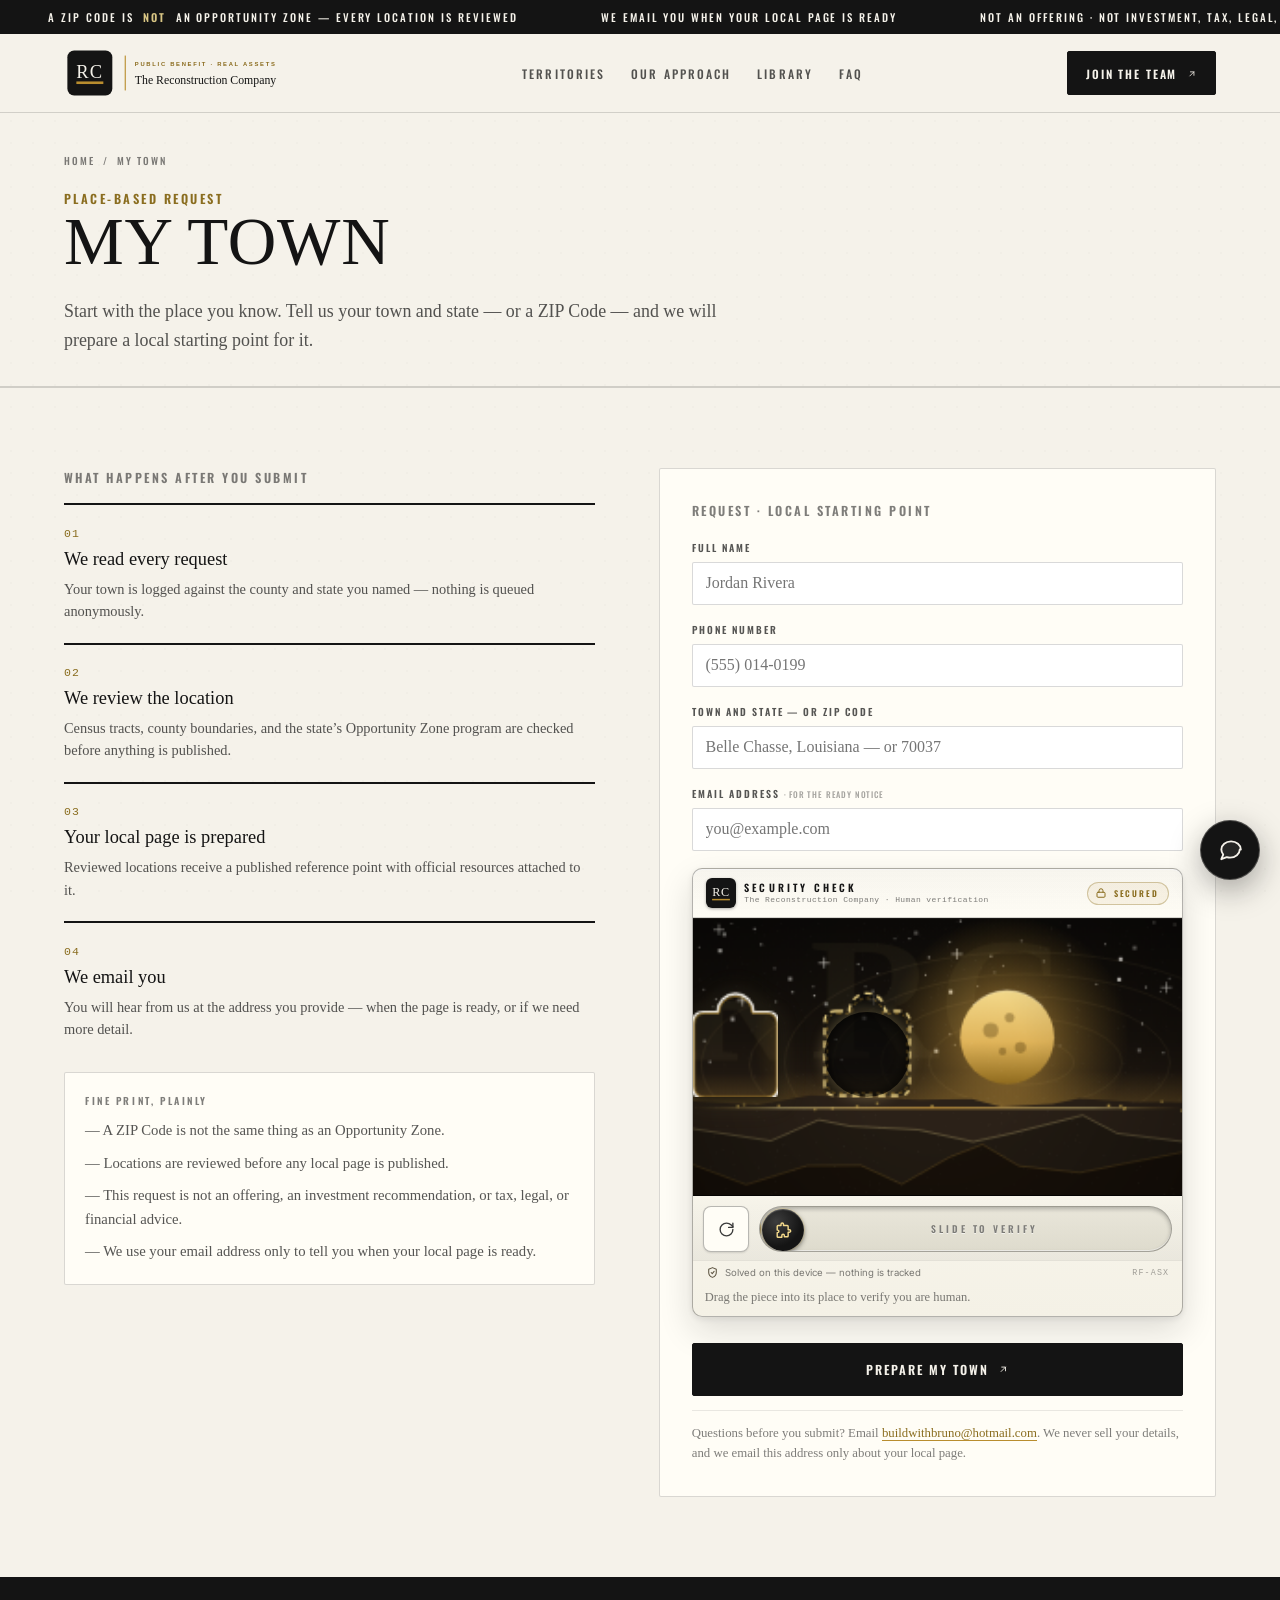
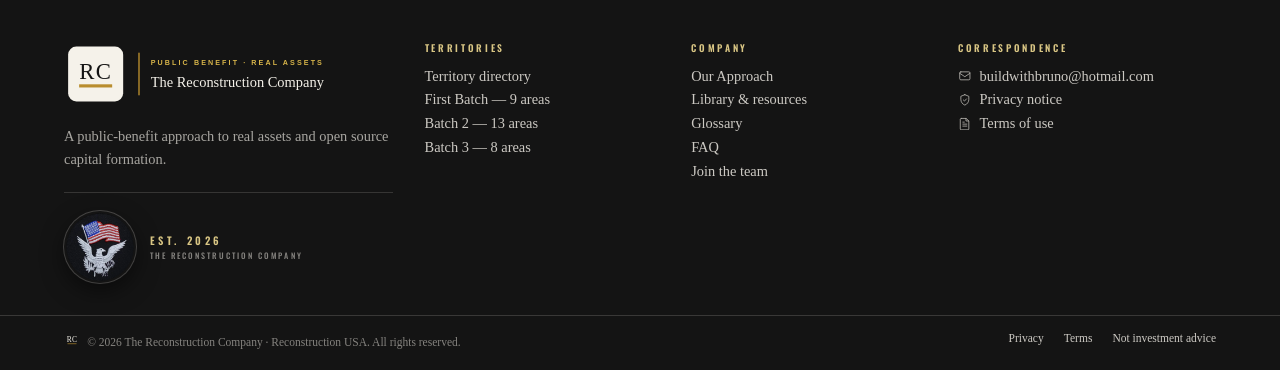
<file: my-town.html>
<!doctype html>
<html lang="en">
<head>
<meta charset="utf-8">
<meta name="viewport" content="width=device-width, initial-scale=1.0">
<title>My Town — The Reconstruction Company</title>
<meta name="description" content="Tell us your town and state or ZIP. We will review the location and prepare a local starting point — a reviewed, place-specific Opportunity Zone context.">
<link rel="canonical" href="https://reconstructionjob-earl-lee-s-projects.vercel.app/my-town">
<meta property="og:type" content="website">
<meta property="og:site_name" content="The Reconstruction Company">
<meta property="og:title" content="My Town — The Reconstruction Company">
<meta property="og:description" content="Tell us your town and state or ZIP. We will review the location and prepare a local starting point — a reviewed, place-specific Opportunity Zone context.">
<meta property="og:url" content="https://reconstructionjob-earl-lee-s-projects.vercel.app/my-town">
<meta property="og:image" content="https://reconstructionjob-earl-lee-s-projects.vercel.app/assets/img/og.jpg">
<meta property="og:image:width" content="1568">
<meta property="og:image:height" content="818">
<meta name="twitter:image" content="https://reconstructionjob-earl-lee-s-projects.vercel.app/assets/img/og.jpg">
<meta name="twitter:card" content="summary">
<meta name="twitter:title" content="My Town — The Reconstruction Company">
<meta name="twitter:description" content="Tell us your town and state or ZIP. We will review the location and prepare a local starting point — a reviewed, place-specific Opportunity Zone context.">
<link rel="icon" href="favicon.svg" type="image/svg+xml">
<meta name="theme-color" content="#f5f2ea">
<link rel="preconnect" href="https://fonts.googleapis.com">
<link rel="preconnect" href="https://fonts.gstatic.com" crossorigin>
<link href="https://fonts.googleapis.com/css2?family=Oswald:wght@400;500;600&family=Inter:wght@400;500;600&display=swap" rel="stylesheet">
<link rel="stylesheet" href="assets/css/site.css">
</head>
<body>
<div class="page">

<div class="ticker" aria-hidden="true">
  <div class="ticker__inner">
    <span><svg class="dia" viewBox="0 0 10 10" aria-hidden="true"><rect x="1.7" y="1.7" width="6.6" height="6.6" transform="rotate(45 5 5)" fill="currentColor"/></svg> A ZIP code is <b>not</b> an Opportunity Zone — every location is reviewed</span>
    <span><svg class="dia" viewBox="0 0 10 10" aria-hidden="true"><rect x="1.7" y="1.7" width="6.6" height="6.6" transform="rotate(45 5 5)" fill="currentColor"/></svg> We email you when your local page is ready</span>
    <span><svg class="dia" viewBox="0 0 10 10" aria-hidden="true"><rect x="1.7" y="1.7" width="6.6" height="6.6" transform="rotate(45 5 5)" fill="currentColor"/></svg> Not an offering · not investment, tax, legal, or financial advice</span>
  </div>
</div>

<header class="masthead">
  <div class="masthead__in">
    <a class="wordmark" href="index.html" aria-label="The Reconstruction Company — home">
      <img class="brand-logo" src="assets/img/logo.svg" alt="The Reconstruction Company — Public Benefit, Real Assets" width="264" height="56">
    </a>
    <nav aria-label="Primary">
      <ul class="nav">
        <li><a href="areas.html">Territories</a></li>
        <li><a href="approach.html">Our Approach</a></li>
        <li><a href="library.html">Library</a></li>
        <li><a href="faq.html">FAQ</a></li>
      </ul>
    </nav>
    <div class="mast-cta">
      <a class="btn btn--solid" href="join-the-team.html">Join the Team <span class="arr"><svg class="ic" viewBox="0 0 24 24" stroke="currentColor" fill="none" stroke-width="2" stroke-linecap="round" stroke-linejoin="round" aria-hidden="true"><path d="M7 17 17 7"/><path d="M8.5 7H17v8.5"/></svg></span></a>
      <button class="hamburger" aria-expanded="false" aria-controls="mobile-panel" aria-label="Toggle menu"><span></span><span></span><span></span></button>
    </div>
  </div>
  <div class="mobile-panel" id="mobile-panel">
    <a href="index.html">Home</a>
    <a href="areas.html">Territory Directory</a>
    <a href="approach.html">Our Approach</a>
    <a href="library.html">Library &amp; Resources</a>
    <a href="glossary.html">Glossary</a>
    <a href="faq.html">FAQ</a>
    <div class="row">
      <a class="btn btn--ghost" href="my-town.html" style="flex:1;justify-content:center">My Town</a>
      <a class="btn btn--solid" href="join-the-team.html" style="flex:1;justify-content:center">Join the Team</a>
    </div>
  </div>
</header>

<main class="page-anim">

<section class="page-hero">
  <div class="wrap">
    <nav class="crumbs"><a href="index.html">Home</a><span>/</span><span aria-current="page">My Town</span></nav>
    <p class="eyebrow eyebrow--ochre reveal">Place-Based Request</p>
    <h1 class="reveal" style="--d:80ms">My Town</h1>
    <p class="lede reveal" style="--d:160ms">Start with the place you know. Tell us your town and state — or a ZIP Code — and we will prepare a local starting point for it.</p>
  </div>
</section>

<section class="section">
  <div class="wrap form-grid">

    <!-- left rail -->
    <div>
      <div class="reveal">
        <h2 class="eyebrow" style="margin-bottom:1rem">What happens after you submit</h2>
        <div class="steps" style="grid-template-columns:1fr;gap:1.25rem">
          <div class="step"><h3>We read every request</h3><p>Your town is logged against the county and state you named — nothing is queued anonymously.</p></div>
          <div class="step"><h3>We review the location</h3><p>Census tracts, county boundaries, and the state’s Opportunity Zone program are checked before anything is published.</p></div>
          <div class="step"><h3>Your local page is prepared</h3><p>Reviewed locations receive a published reference point with official resources attached to it.</p></div>
          <div class="step"><h3>We email you</h3><p>You will hear from us at the address you provide — when the page is ready, or if we need more detail.</p></div>
        </div>
      </div>

      <div class="side-box reveal" style="--d:120ms;margin-top:2rem">
        <h3>Fine print, plainly</h3>
        <ul style="list-style:none;display:flex;flex-direction:column;gap:.55rem;font-size:.92rem;line-height:1.6;color:var(--ink-70)">
          <li>— A ZIP Code is not the same thing as an Opportunity Zone.</li>
          <li>— Locations are reviewed before any local page is published.</li>
          <li>— This request is not an offering, an investment recommendation, or tax, legal, or financial advice.</li>
          <li>— We use your email address only to tell you when your local page is ready.</li>
        </ul>
      </div>
    </div>

    <!-- form -->
    <div class="panel reveal" style="--d:100ms">
      <p class="eyebrow" style="margin-bottom:1.25rem">Request · Local Starting Point</p>
      <form id="my-town-form" novalidate data-captcha>
        <div class="hp" aria-hidden="true"><label>Company website<input type="text" name="company_website" tabindex="-1" autocomplete="off"></label></div>

        <div class="field">
          <label for="mt-name">Full name</label>
          <input id="mt-name" name="full_name" type="text" autocomplete="name" required minlength="2" placeholder="Jordan Rivera">
          <span class="err">Please tell us your name.</span>
        </div>

        <div class="field">
          <label for="mt-phone">Phone number</label>
          <input id="mt-phone" name="phone" type="tel" autocomplete="tel" required placeholder="(555) 014-0199">
          <span class="err">A reachable phone number, please.</span>
        </div>

        <div class="field">
          <label for="mt-town">Town and state — or ZIP Code</label>
          <input id="mt-town" name="town_or_zip" type="text" required placeholder="Belle Chasse, Louisiana — or 70037">
          <span class="err">Give us a town and state, or a ZIP.</span>
        </div>

        <div class="field">
          <label for="mt-email">Email address <small>· for the ready notice</small></label>
          <input id="mt-email" name="email" type="email" autocomplete="email" required placeholder="you@example.com">
          <span class="err">That email does not look right.</span>
        </div>

        <button class="btn btn--solid btn--lg submit-btn" type="submit" style="width:100%;justify-content:center;margin-top:.5rem">
          <span class="btn-label">Prepare My Town</span> <span class="arr"><svg class="ic" viewBox="0 0 24 24" stroke="currentColor" fill="none" stroke-width="2" stroke-linecap="round" stroke-linejoin="round" aria-hidden="true"><path d="M7 17 17 7"/><path d="M8.5 7H17v8.5"/></svg></span>
        </button>

        <p class="form-note">Questions before you submit? Email <a href="mailto:buildwithbruno@hotmail.com" style="border-bottom:1px solid var(--ochre);text-decoration:none;color:var(--ochre-deep)">buildwithbruno@hotmail.com</a>. We never sell your details, and we email this address only about your local page.</p>
      </form>

      <div class="form-success" id="my-town-success" role="status">
        <svg width="42" height="42" viewBox="0 0 24 24" fill="none" stroke="currentColor" stroke-width="1.6" aria-hidden="true" style="margin:0 auto;display:block;color:var(--ok)"><circle cx="12" cy="12" r="10"/><path d="m8.5 12.5 2.5 2.5 4.5-5.5"/></svg>
        <h3>Request received.</h3>
        <p data-success-note style="color:var(--ink-70);line-height:1.6">Your town is in the review queue. We will email you at the address you provided when your local page is ready.</p>
        <span class="ref-id">REF · <span data-ref>RC-0000</span></span>
        <p style="margin-top:1.1rem"><a class="btn btn--ghost" href="areas.html">Browse the territory directory <span class="arr"><svg class="ic" viewBox="0 0 24 24" stroke="currentColor" fill="none" stroke-width="2" stroke-linecap="round" stroke-linejoin="round" aria-hidden="true"><path d="M7 17 17 7"/><path d="M8.5 7H17v8.5"/></svg></span></a></p>
      </div>
    </div>

  </div>
</section>

</main>

<footer class="colophon">
  <div class="colophon__top">
    <div>
      <img class="colophon__logo" src="assets/img/logo-reversed.svg" alt="The Reconstruction Company — Public Benefit, Real Assets" width="297" height="63">
      <p class="mission">A public-benefit approach to real assets and open source capital formation.</p>
      <div class="colophon__patch">
        <img src="assets/img/eagle-flag-patch.webp" alt="Embroidered patch: United States flag and white eagle on a black roundel" width="76" height="76" loading="lazy" decoding="async">
        <span class="colophon__patch-tag"><b>EST. 2026</b><small>THE RECONSTRUCTION COMPANY</small></span>
      </div>
    </div>
    <div>
      <h4>Territories</h4>
      <ul>
        <li><a href="areas.html">Territory directory</a></li>
        <li><a href="areas.html">First Batch — 9 areas</a></li>
        <li><a href="areas.html">Batch 2 — 13 areas</a></li>
        <li><a href="areas.html">Batch 3 — 8 areas</a></li>
      </ul>
    </div>
    <div>
      <h4>Company</h4>
      <ul>
        <li><a href="approach.html">Our Approach</a></li>
        <li><a href="library.html">Library &amp; resources</a></li>
        <li><a href="glossary.html">Glossary</a></li>
        <li><a href="faq.html">FAQ</a></li>
        <li><a href="join-the-team.html">Join the team</a></li>
      </ul>
    </div>
    <div>
      <h4>Correspondence</h4>
      <ul>
        <li><a href="mailto:buildwithbruno@hotmail.com"><span class="corr-ic"><svg class="ic" viewBox="0 0 24 24" stroke="currentColor" fill="none" stroke-width="2" stroke-linecap="round" stroke-linejoin="round" aria-hidden="true"><rect x="3" y="5" width="18" height="14" rx="2"/><path d="m3 7.5 9 6 9-6"/></svg></span>buildwithbruno@hotmail.com</a></li>
        <li><a href="privacy.html"><span class="corr-ic"><svg class="ic" viewBox="0 0 24 24" stroke="currentColor" fill="none" stroke-width="2" stroke-linecap="round" stroke-linejoin="round" aria-hidden="true"><path d="M12 3l7 2.8v5.4c0 4.6-3 8.6-7 10-4-1.4-7-5.4-7-10V5.8L12 3Z"/><path d="m9.4 12.2 2 2 3.4-3.8"/></svg></span>Privacy notice</a></li>
        <li><a href="terms.html"><span class="corr-ic"><svg class="ic" viewBox="0 0 24 24" stroke="currentColor" fill="none" stroke-width="2" stroke-linecap="round" stroke-linejoin="round" aria-hidden="true"><path d="M6 2.5h8.5L19 7v14a1.5 1.5 0 0 1-1.5 1.5h-12A1.5 1.5 0 0 1 4 21V4a1.5 1.5 0 0 1 1.5-1.5Z"/><path d="M14 2.5V7h4.5"/><path d="M8.5 12.5h7M8.5 16h7M8.5 9h2.5"/></svg></span>Terms of use</a></li>
      </ul>
    </div>
  </div>
  <div class="colophon__bar">
    <span><img class="colophon__badge" src="favicon.svg" alt="" aria-hidden="true" width="16" height="16">© <span data-year>2026</span> The Reconstruction Company · Reconstruction USA. All rights reserved.</span>
    <nav>
      <a href="privacy.html">Privacy</a>
      <a href="terms.html">Terms</a>
      <a href="faq.html">Not investment advice</a>
    </nav>
  </div>
</footer>

</div>
<script src="assets/js/data.js"></script>
<script src="assets/js/site.js"></script>
<script src="assets/js/config.js"></script>
<script src="assets/js/captcha.js"></script>
<script src="assets/js/forms.js"></script>
<script src="assets/js/announce.js"></script>
<script src="assets/js/chat.js"></script>
</body>
</html>
</file>
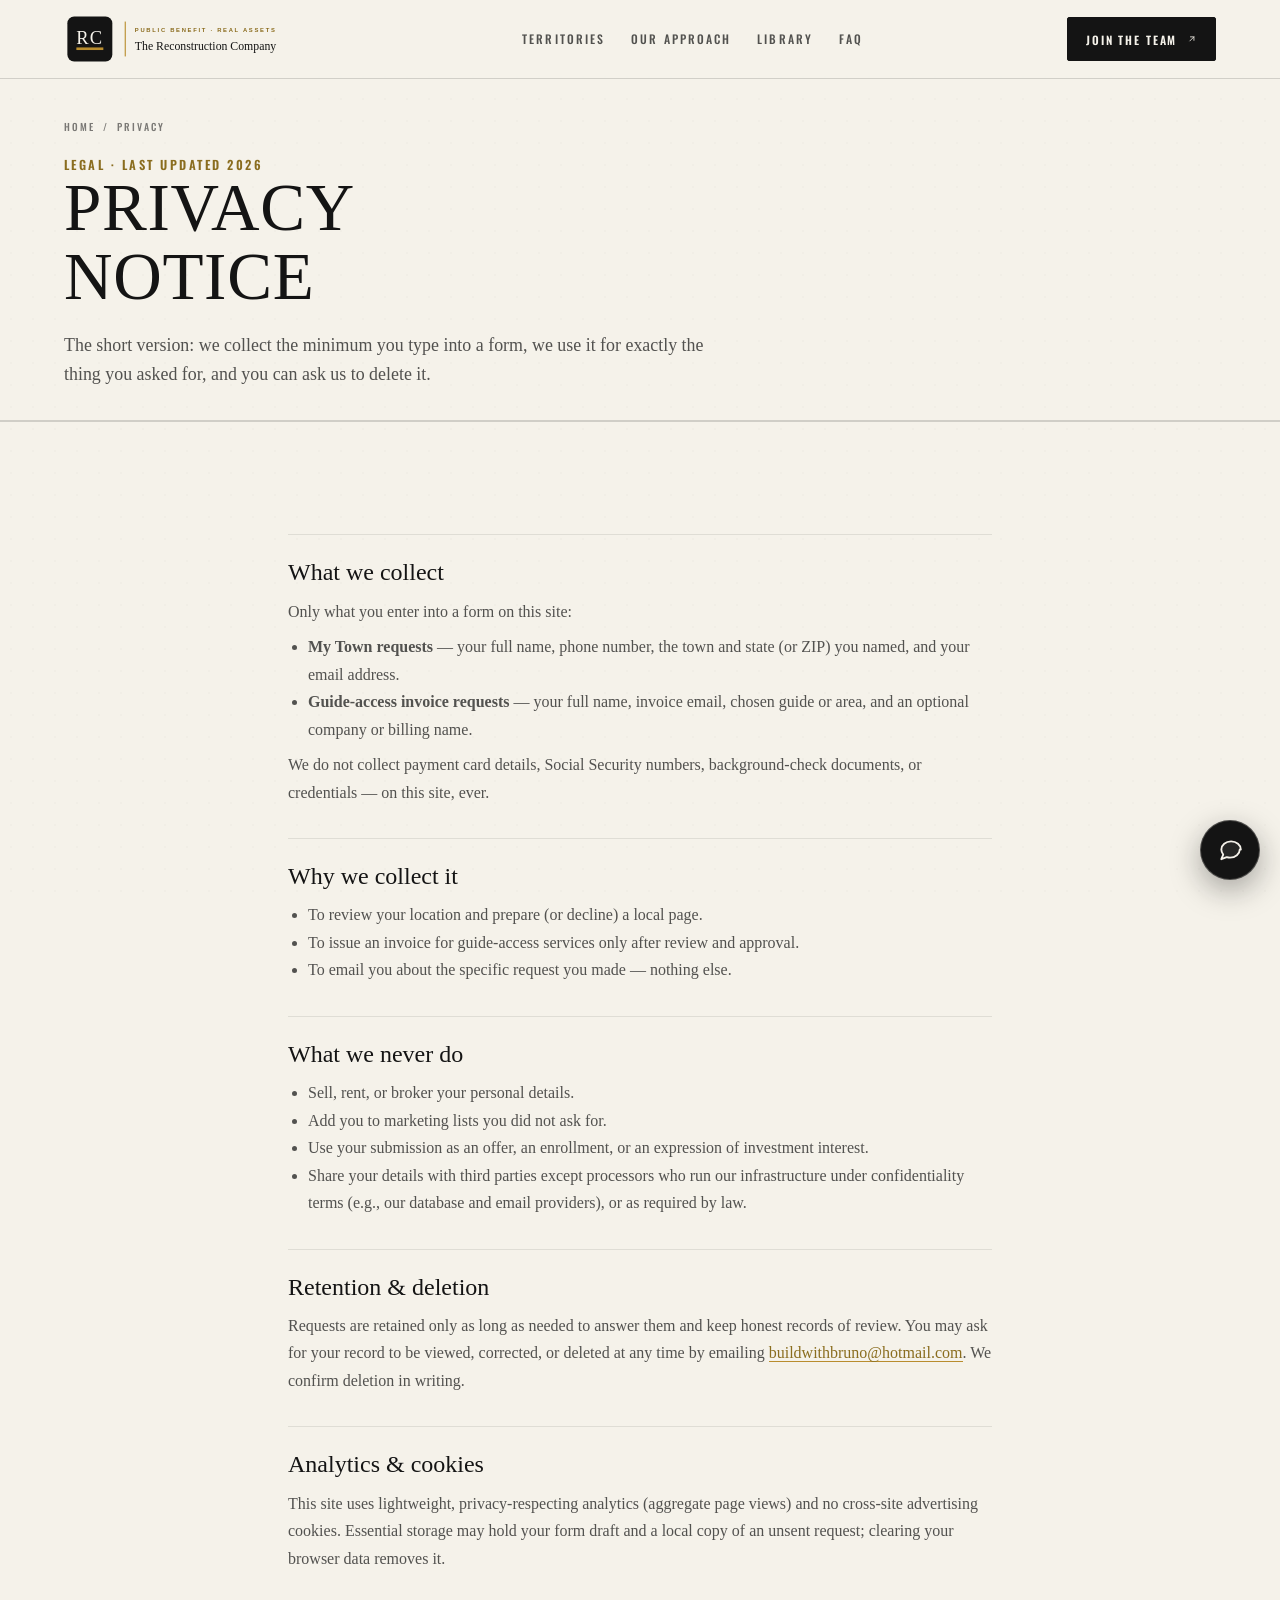
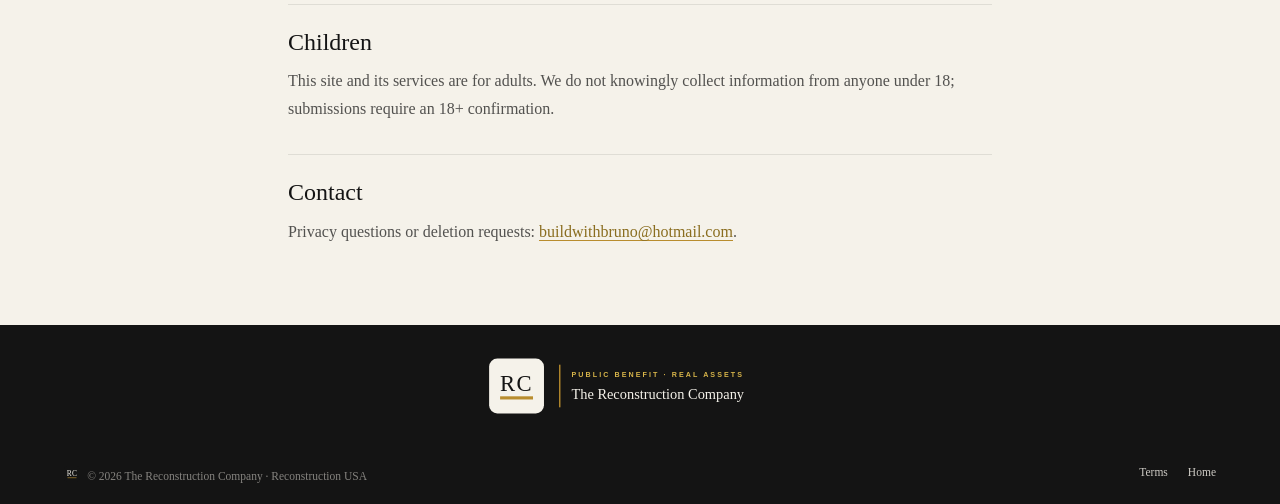
<file: privacy.html>
<!doctype html>
<html lang="en">
<head>
<meta charset="utf-8">
<meta name="viewport" content="width=device-width, initial-scale=1.0">
<title>Privacy Notice — The Reconstruction Company</title>
<meta name="description" content="What The Reconstruction Company collects, why, how long we keep it, and how to ask for it to be deleted.">
<link rel="canonical" href="https://reconstructionjob-earl-lee-s-projects.vercel.app/privacy">
<meta property="og:type" content="website">
<meta property="og:site_name" content="The Reconstruction Company">
<meta property="og:title" content="Privacy Notice — The Reconstruction Company">
<meta property="og:description" content="What The Reconstruction Company collects, why, how long we keep it, and how to ask for it to be deleted.">
<meta property="og:url" content="https://reconstructionjob-earl-lee-s-projects.vercel.app/privacy">
<meta property="og:image" content="https://reconstructionjob-earl-lee-s-projects.vercel.app/assets/img/og.jpg">
<meta property="og:image:width" content="1568">
<meta property="og:image:height" content="818">
<meta name="twitter:image" content="https://reconstructionjob-earl-lee-s-projects.vercel.app/assets/img/og.jpg">
<meta name="twitter:card" content="summary">
<meta name="twitter:title" content="Privacy Notice — The Reconstruction Company">
<meta name="twitter:description" content="What The Reconstruction Company collects, why, how long we keep it, and how to ask for it to be deleted.">
<link rel="icon" href="favicon.svg" type="image/svg+xml">
<meta name="theme-color" content="#f5f2ea">
<link rel="preconnect" href="https://fonts.googleapis.com">
<link rel="preconnect" href="https://fonts.gstatic.com" crossorigin>
<link href="https://fonts.googleapis.com/css2?family=Oswald:wght@400;500;600&family=Inter:wght@400;500;600&display=swap" rel="stylesheet">
<link rel="stylesheet" href="assets/css/site.css">
</head>
<body>
<div class="page">

<header class="masthead">
  <div class="masthead__in">
    <a class="wordmark" href="index.html" aria-label="The Reconstruction Company — home">
      <img class="brand-logo" src="assets/img/logo.svg" alt="The Reconstruction Company — Public Benefit, Real Assets" width="264" height="56">
    </a>
    <nav aria-label="Primary">
      <ul class="nav">
        <li><a href="areas.html">Territories</a></li>
        <li><a href="approach.html">Our Approach</a></li>
        <li><a href="library.html">Library</a></li>
        <li><a href="faq.html">FAQ</a></li>
      </ul>
    </nav>
    <div class="mast-cta">
      <a class="btn btn--solid" href="join-the-team.html">Join the Team <span class="arr"><svg class="ic" viewBox="0 0 24 24" stroke="currentColor" fill="none" stroke-width="2" stroke-linecap="round" stroke-linejoin="round" aria-hidden="true"><path d="M7 17 17 7"/><path d="M8.5 7H17v8.5"/></svg></span></a>
      <button class="hamburger" aria-expanded="false" aria-controls="mobile-panel" aria-label="Toggle menu"><span></span><span></span><span></span></button>
    </div>
  </div>
  <div class="mobile-panel" id="mobile-panel">
    <a href="index.html">Home</a>
    <a href="areas.html">Territory Directory</a>
    <a href="approach.html">Our Approach</a>
    <a href="library.html">Library &amp; Resources</a>
    <a href="glossary.html">Glossary</a>
    <a href="faq.html">FAQ</a>
  </div>
</header>

<main class="page-anim">
<section class="page-hero">
  <div class="wrap">
    <nav class="crumbs"><a href="index.html">Home</a><span>/</span><span aria-current="page">Privacy</span></nav>
    <p class="eyebrow eyebrow--ochre">Legal · Last updated 2026</p>
    <h1>Privacy<br>Notice</h1>
    <p class="lede">The short version: we collect the minimum you type into a form, we use it for exactly the thing you asked for, and you can ask us to delete it.</p>
  </div>
</section>

<section class="section">
  <div class="wrap prose">
    <h2>What we collect</h2>
    <p>Only what you enter into a form on this site:</p>
    <ul>
      <li><strong>My Town requests</strong> — your full name, phone number, the town and state (or ZIP) you named, and your email address.</li>
      <li><strong>Guide-access invoice requests</strong> — your full name, invoice email, chosen guide or area, and an optional company or billing name.</li>
    </ul>
    <p>We do not collect payment card details, Social Security numbers, background-check documents, or credentials — on this site, ever.</p>

    <h2>Why we collect it</h2>
    <ul>
      <li>To review your location and prepare (or decline) a local page.</li>
      <li>To issue an invoice for guide-access services only after review and approval.</li>
      <li>To email you about the specific request you made — nothing else.</li>
    </ul>

    <h2>What we never do</h2>
    <ul>
      <li>Sell, rent, or broker your personal details.</li>
      <li>Add you to marketing lists you did not ask for.</li>
      <li>Use your submission as an offer, an enrollment, or an expression of investment interest.</li>
      <li>Share your details with third parties except processors who run our infrastructure under confidentiality terms (e.g., our database and email providers), or as required by law.</li>
    </ul>

    <h2>Retention &amp; deletion</h2>
    <p>Requests are retained only as long as needed to answer them and keep honest records of review. You may ask for your record to be viewed, corrected, or deleted at any time by emailing <a href="mailto:buildwithbruno@hotmail.com" style="border-bottom:1px solid var(--ochre);text-decoration:none;color:var(--ochre-deep)">buildwithbruno@hotmail.com</a>. We confirm deletion in writing.</p>

    <h2>Analytics &amp; cookies</h2>
    <p>This site uses lightweight, privacy-respecting analytics (aggregate page views) and no cross-site advertising cookies. Essential storage may hold your form draft and a local copy of an unsent request; clearing your browser data removes it.</p>

    <h2>Children</h2>
    <p>This site and its services are for adults. We do not knowingly collect information from anyone under 18; submissions require an 18+ confirmation.</p>

    <h2>Contact</h2>
    <p>Privacy questions or deletion requests: <a href="mailto:buildwithbruno@hotmail.com" style="border-bottom:1px solid var(--ochre);text-decoration:none;color:var(--ochre-deep)">buildwithbruno@hotmail.com</a>.</p>
  </div>
</section>
</main>

<footer class="colophon">
  <div style="display:flex;justify-content:center;padding:1.75rem 1rem .25rem"><img class="colophon__logo" src="assets/img/logo-reversed.svg" alt="The Reconstruction Company — Public Benefit, Real Assets" width="297" height="63"></div>
  <div class="colophon__bar" style="border-top:0;padding-top:1.5rem">
    <span><img class="colophon__badge" src="favicon.svg" alt="" aria-hidden="true" width="16" height="16">© <span data-year>2026</span> The Reconstruction Company · Reconstruction USA</span>
    <nav>
      <a href="terms.html">Terms</a>
      <a href="index.html">Home</a>
    </nav>
  </div>
</footer>

</div>
<script src="assets/js/data.js"></script>
<script src="assets/js/site.js"></script>
<script src="assets/js/config.js"></script>
<script src="assets/js/announce.js"></script>
<script src="assets/js/chat.js"></script>
</body>
</html>
</file>
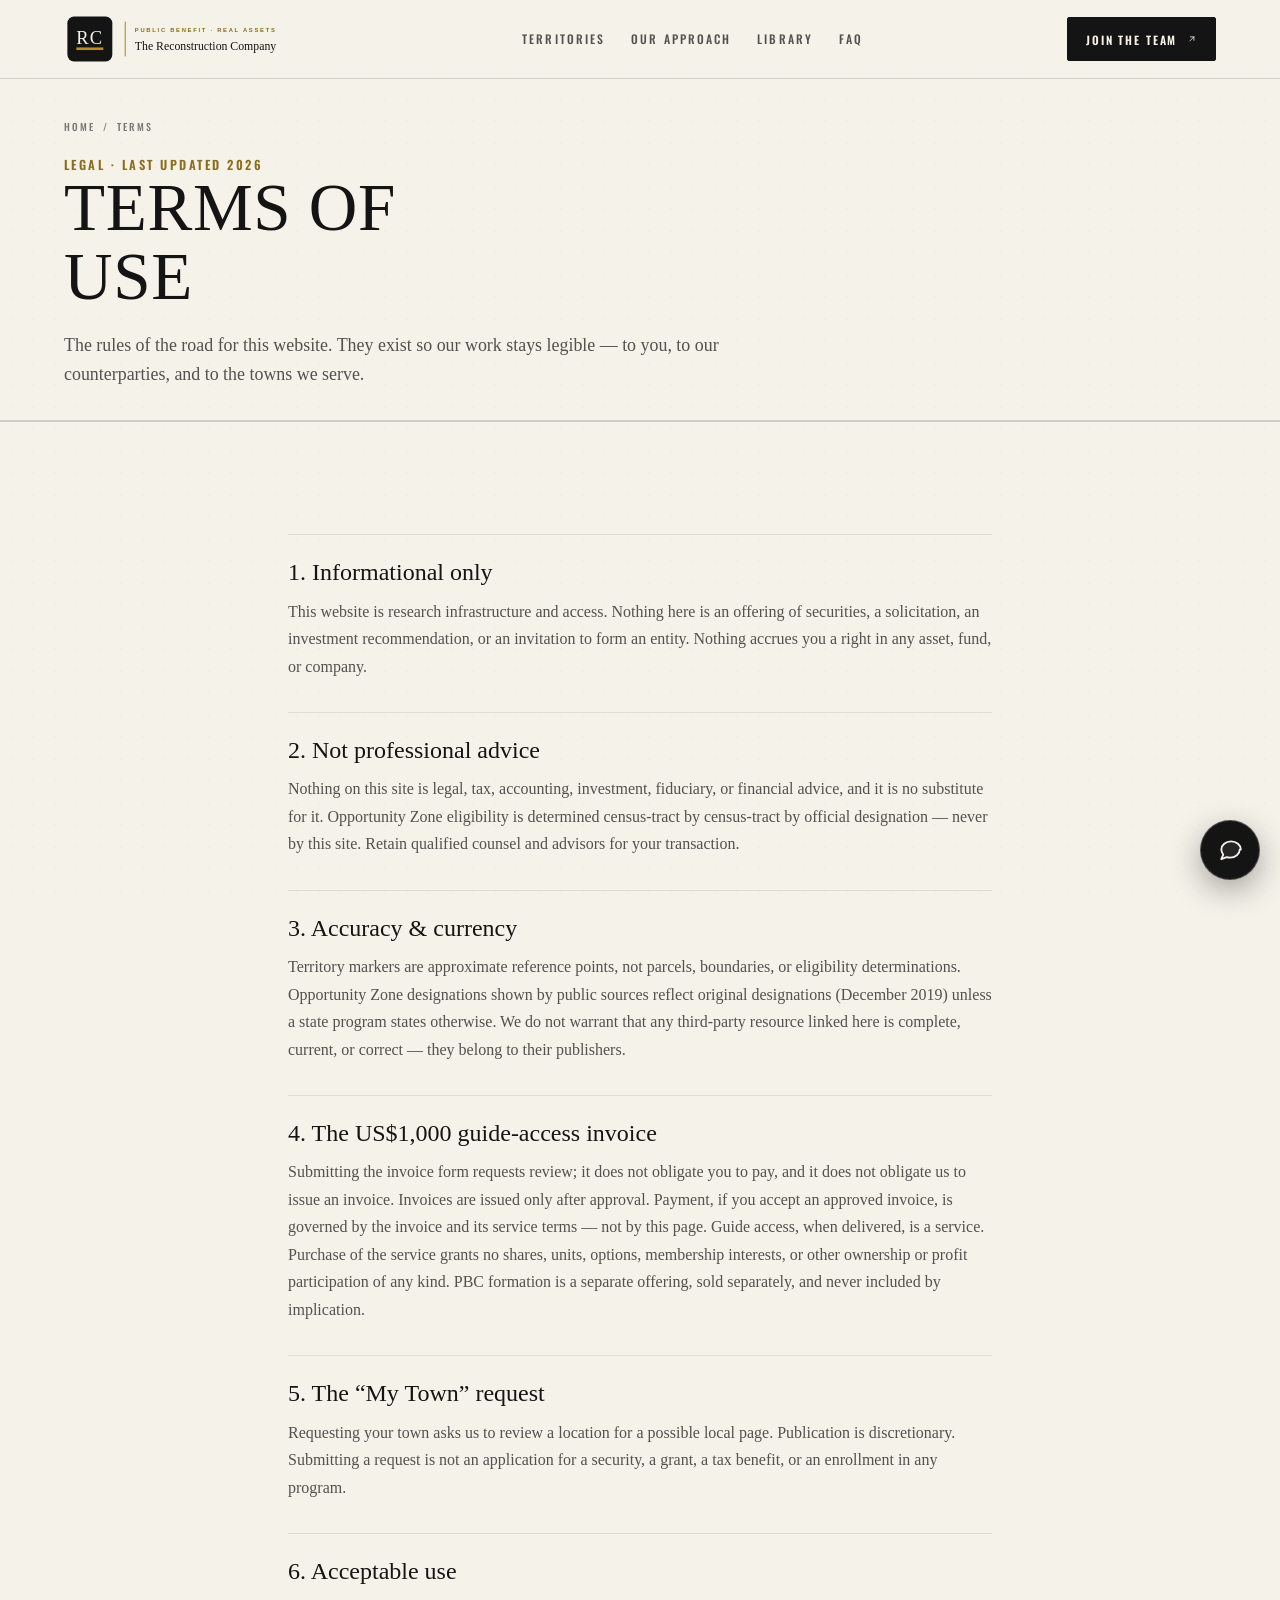
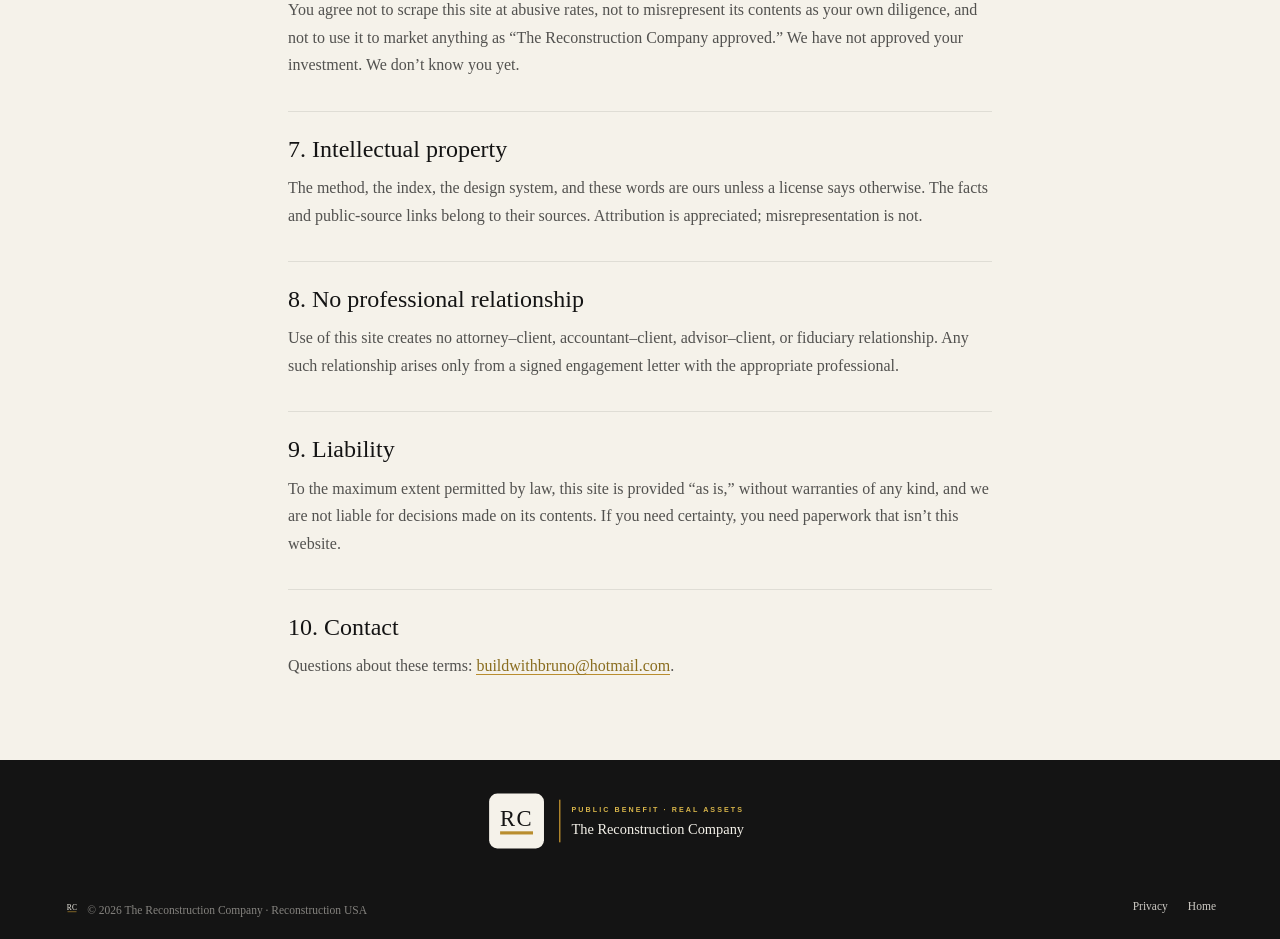
<file: terms.html>
<!doctype html>
<html lang="en">
<head>
<meta charset="utf-8">
<meta name="viewport" content="width=device-width, initial-scale=1.0">
<title>Terms of Use — The Reconstruction Company</title>
<meta name="description" content="The terms that govern use of this site: informational only, not an offering, not advice, and no professional relationship is created.">
<link rel="canonical" href="https://reconstructionjob-earl-lee-s-projects.vercel.app/terms">
<meta property="og:type" content="website">
<meta property="og:site_name" content="The Reconstruction Company">
<meta property="og:title" content="Terms of Use — The Reconstruction Company">
<meta property="og:description" content="The terms that govern use of this site: informational only, not an offering, not advice, and no professional relationship is created.">
<meta property="og:url" content="https://reconstructionjob-earl-lee-s-projects.vercel.app/terms">
<meta property="og:image" content="https://reconstructionjob-earl-lee-s-projects.vercel.app/assets/img/og.jpg">
<meta property="og:image:width" content="1568">
<meta property="og:image:height" content="818">
<meta name="twitter:image" content="https://reconstructionjob-earl-lee-s-projects.vercel.app/assets/img/og.jpg">
<meta name="twitter:card" content="summary">
<meta name="twitter:title" content="Terms of Use — The Reconstruction Company">
<meta name="twitter:description" content="The terms that govern use of this site: informational only, not an offering, not advice, and no professional relationship is created.">
<link rel="icon" href="favicon.svg" type="image/svg+xml">
<meta name="theme-color" content="#f5f2ea">
<link rel="preconnect" href="https://fonts.googleapis.com">
<link rel="preconnect" href="https://fonts.gstatic.com" crossorigin>
<link href="https://fonts.googleapis.com/css2?family=Oswald:wght@400;500;600&family=Inter:wght@400;500;600&display=swap" rel="stylesheet">
<link rel="stylesheet" href="assets/css/site.css">
</head>
<body>
<div class="page">

<header class="masthead">
  <div class="masthead__in">
    <a class="wordmark" href="index.html" aria-label="The Reconstruction Company — home">
      <img class="brand-logo" src="assets/img/logo.svg" alt="The Reconstruction Company — Public Benefit, Real Assets" width="264" height="56">
    </a>
    <nav aria-label="Primary">
      <ul class="nav">
        <li><a href="areas.html">Territories</a></li>
        <li><a href="approach.html">Our Approach</a></li>
        <li><a href="library.html">Library</a></li>
        <li><a href="faq.html">FAQ</a></li>
      </ul>
    </nav>
    <div class="mast-cta">
      <a class="btn btn--solid" href="join-the-team.html">Join the Team <span class="arr"><svg class="ic" viewBox="0 0 24 24" stroke="currentColor" fill="none" stroke-width="2" stroke-linecap="round" stroke-linejoin="round" aria-hidden="true"><path d="M7 17 17 7"/><path d="M8.5 7H17v8.5"/></svg></span></a>
      <button class="hamburger" aria-expanded="false" aria-controls="mobile-panel" aria-label="Toggle menu"><span></span><span></span><span></span></button>
    </div>
  </div>
  <div class="mobile-panel" id="mobile-panel">
    <a href="index.html">Home</a>
    <a href="areas.html">Territory Directory</a>
    <a href="approach.html">Our Approach</a>
    <a href="library.html">Library &amp; Resources</a>
    <a href="glossary.html">Glossary</a>
    <a href="faq.html">FAQ</a>
  </div>
</header>

<main class="page-anim">
<section class="page-hero">
  <div class="wrap">
    <nav class="crumbs"><a href="index.html">Home</a><span>/</span><span aria-current="page">Terms</span></nav>
    <p class="eyebrow eyebrow--ochre">Legal · Last updated 2026</p>
    <h1>Terms of<br>Use</h1>
    <p class="lede">The rules of the road for this website. They exist so our work stays legible — to you, to our counterparties, and to the towns we serve.</p>
  </div>
</section>

<section class="section">
  <div class="wrap prose">
    <h2>1. Informational only</h2>
    <p>This website is research infrastructure and access. Nothing here is an offering of securities, a solicitation, an investment recommendation, or an invitation to form an entity. Nothing accrues you a right in any asset, fund, or company.</p>

    <h2>2. Not professional advice</h2>
    <p>Nothing on this site is legal, tax, accounting, investment, fiduciary, or financial advice, and it is no substitute for it. Opportunity Zone eligibility is determined census-tract by census-tract by official designation — never by this site. Retain qualified counsel and advisors for your transaction.</p>

    <h2>3. Accuracy &amp; currency</h2>
    <p>Territory markers are approximate reference points, not parcels, boundaries, or eligibility determinations. Opportunity Zone designations shown by public sources reflect original designations (December 2019) unless a state program states otherwise. We do not warrant that any third-party resource linked here is complete, current, or correct — they belong to their publishers.</p>

    <h2>4. The US$1,000 guide-access invoice</h2>
    <p>Submitting the invoice form requests review; it does not obligate you to pay, and it does not obligate us to issue an invoice. Invoices are issued only after approval. Payment, if you accept an approved invoice, is governed by the invoice and its service terms — not by this page. Guide access, when delivered, is a service. Purchase of the service grants no shares, units, options, membership interests, or other ownership or profit participation of any kind. PBC formation is a separate offering, sold separately, and never included by implication.</p>

    <h2>5. The “My Town” request</h2>
    <p>Requesting your town asks us to review a location for a possible local page. Publication is discretionary. Submitting a request is not an application for a security, a grant, a tax benefit, or an enrollment in any program.</p>

    <h2>6. Acceptable use</h2>
    <p>You agree not to scrape this site at abusive rates, not to misrepresent its contents as your own diligence, and not to use it to market anything as “The Reconstruction Company approved.” We have not approved your investment. We don’t know you yet.</p>

    <h2>7. Intellectual property</h2>
    <p>The method, the index, the design system, and these words are ours unless a license says otherwise. The facts and public-source links belong to their sources. Attribution is appreciated; misrepresentation is not.</p>

    <h2>8. No professional relationship</h2>
    <p>Use of this site creates no attorney–client, accountant–client, advisor–client, or fiduciary relationship. Any such relationship arises only from a signed engagement letter with the appropriate professional.</p>

    <h2>9. Liability</h2>
    <p>To the maximum extent permitted by law, this site is provided “as is,” without warranties of any kind, and we are not liable for decisions made on its contents. If you need certainty, you need paperwork that isn’t this website.</p>

    <h2>10. Contact</h2>
    <p>Questions about these terms: <a href="mailto:buildwithbruno@hotmail.com" style="border-bottom:1px solid var(--ochre);text-decoration:none;color:var(--ochre-deep)">buildwithbruno@hotmail.com</a>.</p>
  </div>
</section>
</main>

<footer class="colophon">
  <div style="display:flex;justify-content:center;padding:1.75rem 1rem .25rem"><img class="colophon__logo" src="assets/img/logo-reversed.svg" alt="The Reconstruction Company — Public Benefit, Real Assets" width="297" height="63"></div>
  <div class="colophon__bar" style="border-top:0;padding-top:1.5rem">
    <span><img class="colophon__badge" src="favicon.svg" alt="" aria-hidden="true" width="16" height="16">© <span data-year>2026</span> The Reconstruction Company · Reconstruction USA</span>
    <nav>
      <a href="privacy.html">Privacy</a>
      <a href="index.html">Home</a>
    </nav>
  </div>
</footer>

</div>
<script src="assets/js/data.js"></script>
<script src="assets/js/site.js"></script>
<script src="assets/js/config.js"></script>
<script src="assets/js/announce.js"></script>
<script src="assets/js/chat.js"></script>
</body>
</html>
</file>
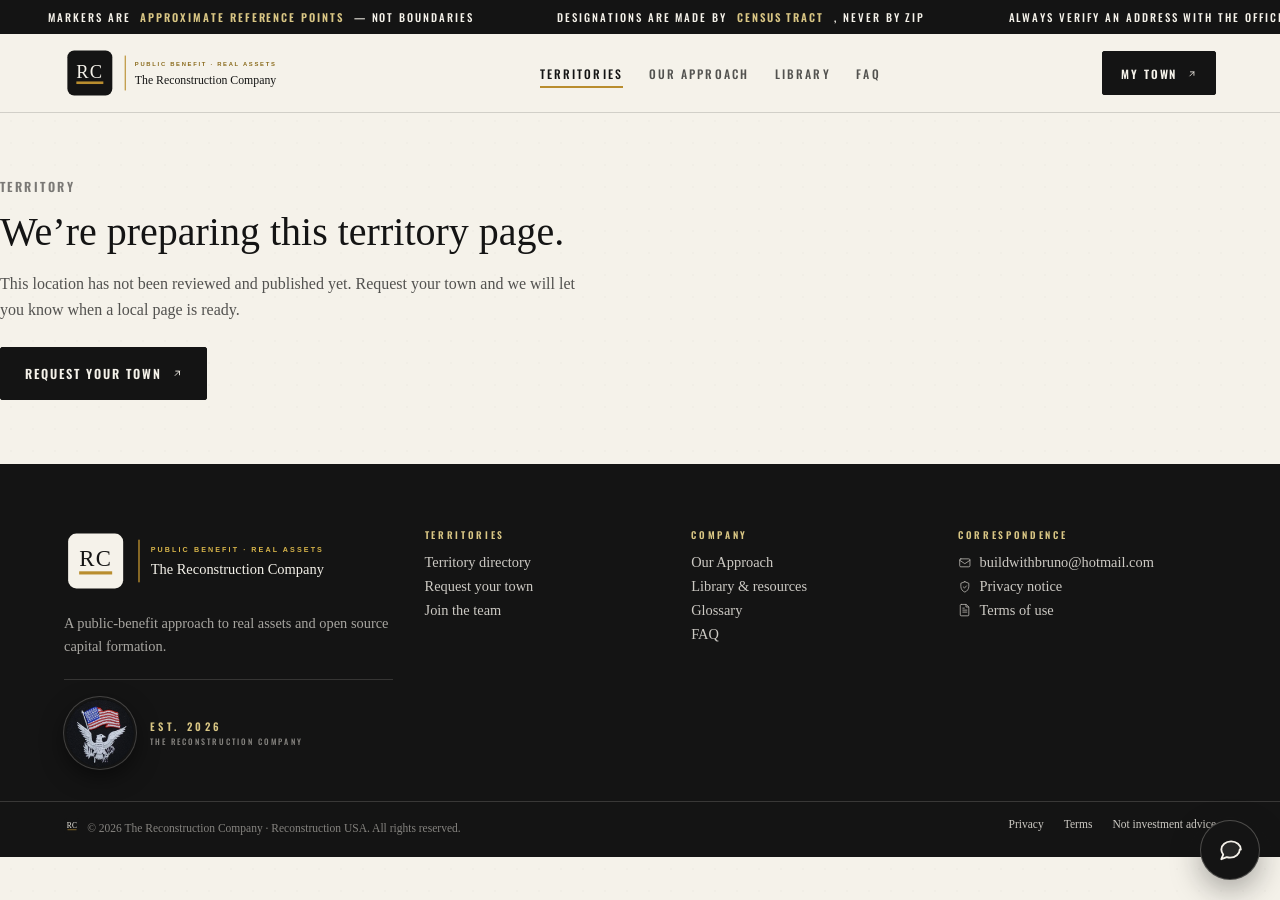
<file: territory.html>
<!doctype html>
<html lang="en">
<head>
<meta charset="utf-8">
<meta name="viewport" content="width=device-width, initial-scale=1.0">
<title>Territory — The Reconstruction Company</title>
<meta name="description" content="Territory reference page: reviewed local Opportunity Zone context, county and ZIP detail, and official state resource links.">
<link rel="canonical" href="https://reconstructionjob-earl-lee-s-projects.vercel.app/territory">
<meta property="og:type" content="website">
<meta property="og:site_name" content="The Reconstruction Company">
<meta property="og:title" content="Territory — The Reconstruction Company">
<meta property="og:description" content="Territory reference page: reviewed local Opportunity Zone context, county and ZIP detail, and official state resource links.">
<meta property="og:url" content="https://reconstructionjob-earl-lee-s-projects.vercel.app/territory">
<meta property="og:image" content="https://reconstructionjob-earl-lee-s-projects.vercel.app/assets/img/og.jpg">
<meta property="og:image:width" content="1568">
<meta property="og:image:height" content="818">
<meta name="twitter:image" content="https://reconstructionjob-earl-lee-s-projects.vercel.app/assets/img/og.jpg">
<meta name="twitter:card" content="summary">
<meta name="twitter:title" content="Territory — The Reconstruction Company">
<meta name="twitter:description" content="Territory reference page: reviewed local Opportunity Zone context, county and ZIP detail, and official state resource links.">
<meta name="robots" content="index,follow">
<link rel="icon" href="favicon.svg" type="image/svg+xml">
<meta name="theme-color" content="#f5f2ea">
<link rel="preconnect" href="https://fonts.googleapis.com">
<link rel="preconnect" href="https://fonts.gstatic.com" crossorigin>
<link href="https://fonts.googleapis.com/css2?family=Oswald:wght@400;500;600&family=Inter:wght@400;500;600&display=swap" rel="stylesheet">
<link rel="stylesheet" href="assets/css/site.css">
</head>
<body>
<div class="page">

<div class="ticker" aria-hidden="true">
  <div class="ticker__inner">
    <span><svg class="dia" viewBox="0 0 10 10" aria-hidden="true"><rect x="1.7" y="1.7" width="6.6" height="6.6" transform="rotate(45 5 5)" fill="currentColor"/></svg> Markers are <b>approximate reference points</b> — not boundaries</span>
    <span><svg class="dia" viewBox="0 0 10 10" aria-hidden="true"><rect x="1.7" y="1.7" width="6.6" height="6.6" transform="rotate(45 5 5)" fill="currentColor"/></svg> Designations are made by <b>census tract</b>, never by ZIP</span>
    <span><svg class="dia" viewBox="0 0 10 10" aria-hidden="true"><rect x="1.7" y="1.7" width="6.6" height="6.6" transform="rotate(45 5 5)" fill="currentColor"/></svg> Always verify an address with the official state program</span>
  </div>
</div>

<header class="masthead">
  <div class="masthead__in">
    <a class="wordmark" href="index.html" aria-label="The Reconstruction Company — home">
      <img class="brand-logo" src="assets/img/logo.svg" alt="The Reconstruction Company — Public Benefit, Real Assets" width="264" height="56">
    </a>
    <nav aria-label="Primary">
      <ul class="nav">
        <li><a href="areas.html" aria-current="page">Territories</a></li>
        <li><a href="approach.html">Our Approach</a></li>
        <li><a href="library.html">Library</a></li>
        <li><a href="faq.html">FAQ</a></li>
      </ul>
    </nav>
    <div class="mast-cta">
      <a class="btn btn--solid" href="my-town.html">My Town <span class="arr"><svg class="ic" viewBox="0 0 24 24" stroke="currentColor" fill="none" stroke-width="2" stroke-linecap="round" stroke-linejoin="round" aria-hidden="true"><path d="M7 17 17 7"/><path d="M8.5 7H17v8.5"/></svg></span></a>
      <button class="hamburger" aria-expanded="false" aria-controls="mobile-panel" aria-label="Toggle menu"><span></span><span></span><span></span></button>
    </div>
  </div>
  <div class="mobile-panel" id="mobile-panel">
    <a href="index.html">Home</a>
    <a href="areas.html">Territory Directory</a>
    <a href="approach.html">Our Approach</a>
    <a href="library.html">Library &amp; Resources</a>
    <a href="glossary.html">Glossary</a>
    <a href="faq.html">FAQ</a>
    <div class="row">
      <a class="btn btn--ghost" href="my-town.html" style="flex:1;justify-content:center">My Town</a>
      <a class="btn btn--solid" href="join-the-team.html" style="flex:1;justify-content:center">Join the Team</a>
    </div>
  </div>
</header>

<main class="page-anim" id="territory-detail" aria-live="polite">
  <div class="wrap" style="padding:4rem 0">
    <p class="eyebrow">Loading territory…</p>
  </div>
</main>

<footer class="colophon">
  <div class="colophon__top">
    <div>
      <img class="colophon__logo" src="assets/img/logo-reversed.svg" alt="The Reconstruction Company — Public Benefit, Real Assets" width="297" height="63">
      <p class="mission">A public-benefit approach to real assets and open source capital formation.</p>
      <div class="colophon__patch">
        <img src="assets/img/eagle-flag-patch.webp" alt="Embroidered patch: United States flag and white eagle on a black roundel" width="76" height="76" loading="lazy" decoding="async">
        <span class="colophon__patch-tag"><b>EST. 2026</b><small>THE RECONSTRUCTION COMPANY</small></span>
      </div>
    </div>
    <div>
      <h4>Territories</h4>
      <ul>
        <li><a href="areas.html">Territory directory</a></li>
        <li><a href="my-town.html">Request your town</a></li>
        <li><a href="join-the-team.html">Join the team</a></li>
      </ul>
    </div>
    <div>
      <h4>Company</h4>
      <ul>
        <li><a href="approach.html">Our Approach</a></li>
        <li><a href="library.html">Library &amp; resources</a></li>
        <li><a href="glossary.html">Glossary</a></li>
        <li><a href="faq.html">FAQ</a></li>
      </ul>
    </div>
    <div>
      <h4>Correspondence</h4>
      <ul>
        <li><a href="mailto:buildwithbruno@hotmail.com"><span class="corr-ic"><svg class="ic" viewBox="0 0 24 24" stroke="currentColor" fill="none" stroke-width="2" stroke-linecap="round" stroke-linejoin="round" aria-hidden="true"><rect x="3" y="5" width="18" height="14" rx="2"/><path d="m3 7.5 9 6 9-6"/></svg></span>buildwithbruno@hotmail.com</a></li>
        <li><a href="privacy.html"><span class="corr-ic"><svg class="ic" viewBox="0 0 24 24" stroke="currentColor" fill="none" stroke-width="2" stroke-linecap="round" stroke-linejoin="round" aria-hidden="true"><path d="M12 3l7 2.8v5.4c0 4.6-3 8.6-7 10-4-1.4-7-5.4-7-10V5.8L12 3Z"/><path d="m9.4 12.2 2 2 3.4-3.8"/></svg></span>Privacy notice</a></li>
        <li><a href="terms.html"><span class="corr-ic"><svg class="ic" viewBox="0 0 24 24" stroke="currentColor" fill="none" stroke-width="2" stroke-linecap="round" stroke-linejoin="round" aria-hidden="true"><path d="M6 2.5h8.5L19 7v14a1.5 1.5 0 0 1-1.5 1.5h-12A1.5 1.5 0 0 1 4 21V4a1.5 1.5 0 0 1 1.5-1.5Z"/><path d="M14 2.5V7h4.5"/><path d="M8.5 12.5h7M8.5 16h7M8.5 9h2.5"/></svg></span>Terms of use</a></li>
      </ul>
    </div>
  </div>
  <div class="colophon__bar">
    <span><img class="colophon__badge" src="favicon.svg" alt="" aria-hidden="true" width="16" height="16">© <span data-year>2026</span> The Reconstruction Company · Reconstruction USA. All rights reserved.</span>
    <nav>
      <a href="privacy.html">Privacy</a>
      <a href="terms.html">Terms</a>
      <a href="faq.html">Not investment advice</a>
    </nav>
  </div>
</footer>

</div>
<script src="assets/js/data.js"></script>
<script src="assets/js/site.js"></script>
<script src="assets/js/config.js"></script>
<script src="assets/js/announce.js"></script>
<script src="assets/js/chat.js"></script>
</body>
</html>
</file>
<file: assets/css/site.css>
/* ============================================================
   THE RECONSTRUCTION COMPANY — Design System
   Editorial broadsheet · public-benefit real assets
   Palette: warm paper, ink, ochre. Hairlines, not shadows.
   ============================================================ */

:root{
  --paper:#f5f2ea;
  --panel:#fffdf6;
  --panel-2:#efece1;
  --ink:#141414;
  --ink-70:rgba(20,20,20,.72);
  --ink-55:rgba(20,20,20,.55);
  --ink-38:rgba(20,20,20,.38);
  --hair:rgba(20,20,20,.16);
  --hair-soft:rgba(20,20,20,.09);
  --ochre:#b98d2e;
  --ochre-soft:#d9c684;
  --ochre-deep:#8a6d1f;
  --ok:#2f5d3a;
  --serif:Georgia,'Times New Roman',Times,serif;
  --sans:'Oswald','Inter',ui-sans-serif,system-ui,sans-serif;
  --body:'Inter',ui-sans-serif,system-ui,sans-serif;
  --mono:ui-monospace,SFMono-Regular,Menlo,Consolas,monospace;
  --ease:cubic-bezier(.22,1,.36,1);
  --maxw:80rem;
}
*{box-sizing:border-box;margin:0;padding:0}
html{scroll-behavior:smooth}
body{
  background:var(--paper);
  color:var(--ink);
  font-family:var(--serif);
  -webkit-font-smoothing:antialiased;
  text-rendering:optimizeLegibility;
  overflow-x:hidden;
}
::selection{background:var(--ink);color:var(--paper)}
img,svg{max-width:100%}
a{color:inherit}
:focus-visible{outline:2px solid var(--ink);outline-offset:3px;border-radius:2px}

/* ---------- paper grain & frame ---------- */
body::before{
  content:"";position:fixed;inset:0;pointer-events:none;z-index:0;opacity:.5;
  background-image:radial-gradient(rgba(20,20,20,.028) 1px,transparent 1px);
  background-size:22px 22px;
}
.page{position:relative;z-index:1}

/* ---------- type helpers ---------- */
.eyebrow{font-family:var(--sans);font-weight:600;text-transform:uppercase;letter-spacing:.2em;font-size:.72rem;color:var(--ink-55)}
@media(min-width:640px){.eyebrow{font-size:.78rem}}
.eyebrow--ochre{color:var(--ochre-deep)}
.mono{font-family:var(--mono);font-size:.78rem;letter-spacing:.02em}
.serif-it{font-style:italic}

/* ---------- layout shell ---------- */
.wrap{max-width:var(--maxw);margin:0 auto;padding:0 1.25rem}
@media(min-width:640px){.wrap{padding:0 2.5rem}}
@media(min-width:1100px){.wrap{padding:0 4rem}}
.rule{border:0;border-top:1px solid var(--hair)}
.rule--thick{border:0;border-top:2px solid var(--ink)}

/* ---------- ticker ---------- */
.ticker{background:var(--ink);color:var(--paper);overflow:hidden;white-space:nowrap;height:2.15rem;display:flex;align-items:center}
.ticker__inner{display:inline-flex;gap:0;animation:tick 46s linear infinite;will-change:transform}
.ticker span{font-family:var(--sans);font-weight:500;font-size:.68rem;letter-spacing:.18em;text-transform:uppercase;padding:0 2.2rem;display:inline-flex;align-items:center;gap:.6rem}
.ticker b{color:var(--ochre-soft);font-weight:600}
.ticker i{color:var(--ochre);font-style:normal}
@keyframes tick{from{transform:translateX(0)}to{transform:translateX(-50%)}}

/* ---------- masthead / header ---------- */
.masthead{position:sticky;top:0;z-index:60;background:rgba(245,242,234,.92);backdrop-filter:blur(10px);-webkit-backdrop-filter:blur(10px);border-bottom:1px solid var(--hair)}
.masthead__in{max-width:var(--maxw);margin:0 auto;padding:.65rem 1.25rem;display:flex;align-items:center;justify-content:space-between;gap:1rem}
@media(min-width:640px){.masthead__in{padding:.7rem 2.5rem}}
@media(min-width:1100px){.masthead__in{padding:.75rem 4rem}}
.wordmark{text-decoration:none;display:flex;flex-direction:column;line-height:1;gap:.32rem}
.wordmark small{font-family:var(--sans);font-weight:600;font-size:.56rem;letter-spacing:.34em;text-transform:uppercase;color:var(--ochre-deep)}
.wordmark b{font-family:var(--sans);font-weight:600;font-size:.82rem;letter-spacing:.22em;text-transform:uppercase}
@media(min-width:640px){.wordmark b{font-size:.95rem;letter-spacing:.26em}}
.nav{display:none;align-items:center;gap:1.6rem;list-style:none}
@media(min-width:960px){.nav{display:flex}}
.nav a{font-family:var(--sans);font-weight:500;font-size:.74rem;letter-spacing:.18em;text-transform:uppercase;text-decoration:none;color:var(--ink-70);position:relative;padding:.3rem 0}
.nav a::after{content:"";position:absolute;left:0;bottom:-2px;height:2px;width:0;background:var(--ink);transition:width .38s var(--ease)}
.nav a:hover{color:var(--ink)}
.nav a:hover::after{width:100%}
.nav a[aria-current="page"]{color:var(--ink)}
.nav a[aria-current="page"]::after{width:100%;background:var(--ochre)}
.mast-cta{display:flex;align-items:center;gap:.6rem}
.btn{display:inline-flex;align-items:center;gap:.6rem;font-family:var(--sans);font-weight:600;text-transform:uppercase;letter-spacing:.16em;font-size:.72rem;text-decoration:none;border:1px solid transparent;padding:.78rem 1.15rem;cursor:pointer;transition:background .25s var(--ease),color .25s var(--ease),transform .25s var(--ease),border-color .25s var(--ease);border-radius:2px;white-space:nowrap}
.btn:active{transform:scale(.97)}
.btn--solid{background:var(--ink);color:var(--paper);border-color:var(--ink)}
.btn--solid:hover{background:#2b2b2b}
.btn--ghost{background:transparent;color:var(--ink);border-color:rgba(20,20,20,.55)}
.btn--ghost:hover{background:var(--ink);color:var(--paper)}
.btn--lg{padding:1rem 1.5rem;font-size:.78rem}
.btn .arr{transition:transform .3s var(--ease)}
.btn:hover .arr{transform:translate(3px,-3px)}
.hamburger{display:flex;flex-direction:column;gap:5px;background:none;border:1px solid var(--hair);border-radius:2px;padding:.6rem .55rem;cursor:pointer}
@media(min-width:960px){.hamburger{display:none}}
.hamburger span{display:block;width:20px;height:2px;background:var(--ink);transition:transform .3s var(--ease),opacity .3s}
.hamburger[aria-expanded="true"] span:nth-child(1){transform:translateY(7px) rotate(45deg)}
.hamburger[aria-expanded="true"] span:nth-child(2){opacity:0}
.hamburger[aria-expanded="true"] span:nth-child(3){transform:translateY(-7px) rotate(-45deg)}
.mobile-panel{display:none;border-bottom:1px solid var(--hair);background:var(--paper);padding:1rem 1.25rem 1.5rem}
.mobile-panel.open{display:block;animation:panelIn .35s var(--ease)}
@keyframes panelIn{from{opacity:0;transform:translateY(-8px)}to{opacity:1;transform:none}}
.mobile-panel a:not(.btn){display:block;padding:.85rem .2rem;border-bottom:1px solid var(--hair-soft);text-decoration:none;font-family:var(--sans);font-weight:500;letter-spacing:.16em;text-transform:uppercase;font-size:.8rem;color:var(--ink-70)}
.mobile-panel a:not(.btn):hover{color:var(--ink)}
.mobile-panel .row{display:flex;gap:.6rem;margin-top:1rem}

/* ---------- hero ---------- */
.hero{padding:2.5rem 0 0}
@media(min-width:1024px){.hero{padding-top:1.5rem}}
.hero__grid{display:grid;gap:2.5rem;padding-block:1.25rem 2.5rem;grid-template-columns:minmax(0,1fr)}
@media(min-width:1024px){.hero__grid{grid-template-columns:minmax(0,1fr) 15rem;gap:4rem;align-items:start;padding-top:1rem}}
.hero h1{font-family:var(--serif);font-weight:400;text-transform:uppercase;letter-spacing:.02em;line-height:1.06;font-size:clamp(1.95rem,8.6vw,4.6rem);text-wrap:balance;max-width:60rem;overflow-wrap:anywhere}
.hero h1 .thin{color:var(--ochre-deep)}
.standfirst{margin-top:1.6rem;padding-top:1.4rem;border-top:1px solid var(--hair);max-width:42rem;font-size:1.12rem;line-height:1.6;color:var(--ink-70)}
@media(min-width:640px){.standfirst{font-size:1.3rem}}
.cta-row{display:flex;flex-wrap:wrap;gap:.75rem;margin-top:1.75rem}
.hero__meta{display:flex;gap:1.5rem;flex-wrap:wrap;margin-top:1.75rem}
.hero__meta div{display:flex;flex-direction:column;gap:.15rem}
.hero__meta b{font-family:var(--sans);font-weight:600;font-size:1.15rem;letter-spacing:.02em}
.hero__meta span{font-family:var(--sans);font-weight:500;font-size:.58rem;letter-spacing:.2em;text-transform:uppercase;color:var(--ink-55)}

/* explore rail */
.explore{border:1px solid var(--hair);background:var(--panel);border-radius:2px;padding:1.25rem 1.1rem;align-self:start}
@media(min-width:1024px){.explore{margin-top:.25rem}}
.explore h2{font-family:var(--sans);font-weight:600;font-size:.66rem;letter-spacing:.28em;text-transform:uppercase;color:var(--ink-55);margin-bottom:.9rem;display:flex;justify-content:space-between;align-items:center}
.explore h2 a{font-size:.58rem;letter-spacing:.2em;color:var(--ochre-deep);text-decoration:none;border-bottom:1px solid var(--ochre)}
.explore h2 a:hover{color:var(--ink)}
.state-item{border-bottom:1px solid var(--hair-soft)}
.state-item:last-child{border-bottom:0}
.state-item summary{list-style:none;display:flex;justify-content:space-between;align-items:center;gap:.5rem;cursor:pointer;padding:.52rem .15rem;font-family:var(--sans);font-weight:500;font-size:.68rem;letter-spacing:.18em;text-transform:uppercase;color:var(--ink-70);transition:color .2s}
.state-item summary::-webkit-details-marker{display:none}
.state-item summary:hover{color:var(--ink)}
.state-item summary .n{font-family:var(--mono);font-size:.66rem;color:var(--ink-38)}
.state-item summary .chev{transition:transform .3s var(--ease);font-style:normal;font-size:.7rem;color:var(--ink-38)}
.state-item[open] summary .chev{transform:rotate(45deg);color:var(--ochre-deep)}
.state-item__body{padding:.15rem .15rem .6rem .6rem;display:flex;flex-direction:column;gap:.3rem;border-left:2px solid var(--ochre-soft);margin:.1rem 0 .4rem .2rem}
.state-item__body a{font-size:.86rem;text-decoration:none;color:var(--ink-70);display:flex;justify-content:space-between;gap:.5rem;padding:.16rem .2rem;border-radius:2px}
.state-item__body a small{font-family:var(--mono);font-size:.62rem;color:var(--ink-38)}
.state-item__body a:hover{background:var(--panel-2);color:var(--ink)}

/* ---------- sections ---------- */
.section{padding:3.5rem 0;border-top:1px solid var(--hair)}
@media(min-width:1024px){.section{padding:5rem 0}}
.section-head{display:flex;justify-content:space-between;align-items:end;gap:2rem;margin-bottom:2.25rem;flex-wrap:wrap}
.section-head h2{font-weight:400;font-size:clamp(1.7rem,3.6vw,2.9rem);line-height:1.12;letter-spacing:.01em;max-width:46rem;text-transform:uppercase;font-family:var(--serif)}
.section-head p{max-width:26rem;color:var(--ink-70);line-height:1.6}

/* thesis columns */
.thesis{display:grid;gap:0;grid-template-columns:minmax(0,1fr);border:1px solid var(--hair);background:var(--panel);border-radius:2px;overflow:hidden}
@media(min-width:900px){.thesis{grid-template-columns:repeat(3,minmax(0,1fr))}}
.thesis article{padding:1.75rem 1.5rem 2rem;border-bottom:1px solid var(--hair);position:relative}
@media(min-width:900px){.thesis article{border-bottom:0;border-right:1px solid var(--hair)}.thesis article:last-child{border-right:0}}
.thesis .num{font-family:var(--mono);font-size:.7rem;color:var(--ochre-deep);letter-spacing:.1em}
.thesis h3{font-family:var(--serif);font-weight:400;font-size:1.5rem;margin:.7rem 0 .8rem}
.thesis p{color:var(--ink-70);line-height:1.62;font-size:.98rem}

/* stat strip */
.stats{display:grid;grid-template-columns:repeat(2,minmax(0,1fr));border:1px solid var(--hair);border-radius:2px;overflow:hidden;background:var(--ink);color:var(--paper)}
@media(min-width:900px){.stats{grid-template-columns:repeat(4,minmax(0,1fr))}}
.stats div{padding:1.4rem 1.1rem;border-right:1px solid rgba(245,242,234,.14)}
.stats div:last-child{border-right:0}
.stats b{display:block;font-family:var(--serif);font-weight:400;font-size:clamp(1.7rem,4vw,2.6rem);letter-spacing:-.01em}
.stats span{font-family:var(--sans);font-weight:500;font-size:.58rem;letter-spacing:.22em;text-transform:uppercase;color:rgba(245,242,234,.66)}

/* map */
.map-panel{border:1px solid var(--hair);background:var(--panel);border-radius:2px;overflow:hidden}
.map-panel__head{display:flex;justify-content:space-between;gap:1rem;align-items:center;padding:.9rem 1.1rem;border-bottom:1px solid var(--hair);flex-wrap:wrap}
.map-panel__head h3{font-family:var(--sans);font-weight:600;font-size:.7rem;letter-spacing:.26em;text-transform:uppercase}
.map-wrap{position:relative;background:linear-gradient(180deg,#f3efe3,#ece7d8)}
.map-wrap svg{display:block;width:100%;height:auto}
.map-dot{cursor:pointer}
.map-dot:focus-visible{outline:none}
.map-dot circle.core{fill:var(--ink);stroke:var(--paper);stroke-width:1.4}
.map-dot.featured circle.core{fill:var(--ochre-deep)}
.map-dot:hover circle.core,.map-dot:focus circle.core{fill:var(--ochre)}
.map-pulse{fill:none;stroke:var(--ochre-deep);stroke-width:1;opacity:.7;animation:pulse 2.6s var(--ease) infinite}
@keyframes pulse{0%{r:5;opacity:.75}80%{r:16;opacity:0}100%{opacity:0}}
.map-tip{position:absolute;pointer-events:none;background:var(--ink);color:var(--paper);font-family:var(--sans);font-size:.62rem;letter-spacing:.08em;text-transform:uppercase;padding:.4rem .55rem;border-radius:2px;transform:translate(-50%,-140%);opacity:0;transition:opacity .2s;white-space:nowrap;z-index:5}
.map-foot{display:flex;justify-content:space-between;gap:1rem;padding:.75rem 1.1rem;border-top:1px solid var(--hair);flex-wrap:wrap;font-size:.75rem;color:var(--ink-55)}
.map-foot a{font-family:var(--sans);font-size:.62rem;letter-spacing:.14em;text-transform:uppercase;text-decoration:none;color:var(--ochre-deep);border-bottom:1px solid var(--ochre)}

/* batch cards */
.cards{display:grid;gap:1px;grid-template-columns:minmax(0,1fr);background:var(--hair);border:1px solid var(--hair);border-radius:2px;overflow:hidden}
@media(min-width:640px){.cards{grid-template-columns:repeat(2,minmax(0,1fr))}}
@media(min-width:1024px){.cards{grid-template-columns:repeat(3,minmax(0,1fr))}}
.tcard{background:var(--panel);padding:1.35rem 1.3rem 1.5rem;text-decoration:none;display:flex;flex-direction:column;gap:.5rem;position:relative;transition:background .3s var(--ease)}
.tcard:hover{background:#fff}
.tcard .batch{font-family:var(--mono);font-size:.6rem;letter-spacing:.14em;text-transform:uppercase;color:var(--ochre-deep)}
.tcard h3{font-family:var(--serif);font-weight:400;font-size:1.42rem;line-height:1.15}
.tcard p{font-size:.82rem;color:var(--ink-55);line-height:1.45}
.tcard .foot{margin-top:auto;display:flex;justify-content:space-between;align-items:center;border-top:1px solid var(--hair-soft);padding-top:.7rem;font-family:var(--mono);font-size:.62rem;color:var(--ink-38)}
.tcard .foot i{font-style:normal;color:var(--ochre-deep);font-family:var(--sans);font-weight:600;letter-spacing:.16em;text-transform:uppercase}

/* steps */
.steps{display:grid;gap:1.5rem;counter-reset:step;grid-template-columns:minmax(0,1fr)}
@media(min-width:900px){.steps{grid-template-columns:repeat(4,minmax(0,1fr));gap:2rem}}
.step{border-top:2px solid var(--ink);padding-top:1.1rem}
.step::before{counter-increment:step;content:"0" counter(step);font-family:var(--mono);font-size:.72rem;color:var(--ochre-deep);letter-spacing:.1em}
.step h3{font-family:var(--serif);font-weight:400;font-size:1.15rem;margin:.5rem 0}
.step p{font-size:.9rem;color:var(--ink-70);line-height:1.55}

/* pull quote */
.pull{border-top:2px solid var(--ink);border-bottom:2px solid var(--ink);padding:2.5rem 0;text-align:center}
.pull blockquote{font-family:var(--serif);font-size:clamp(1.4rem,3.4vw,2.3rem);line-height:1.3;font-style:italic;max-width:56rem;margin:0 auto}
.pull cite{display:block;margin-top:1.2rem;font-family:var(--sans);font-style:normal;font-weight:600;font-size:.62rem;letter-spacing:.28em;text-transform:uppercase;color:var(--ink-55)}

/* ---------- forms ---------- */
.form-grid{display:grid;gap:2rem;grid-template-columns:minmax(0,1fr)}
@media(min-width:1024px){.form-grid{grid-template-columns:minmax(0,1fr) minmax(0,1.05fr);gap:4rem}}
.panel{background:var(--panel);border:1px solid var(--hair);border-radius:2px;padding:1.6rem;position:relative}
@media(min-width:640px){.panel{padding:2rem}}
.field{display:flex;flex-direction:column;gap:.4rem;margin-bottom:1.1rem}
.field label{font-family:var(--sans);font-weight:600;font-size:.62rem;letter-spacing:.2em;text-transform:uppercase;color:var(--ink-70)}
.field label small{font-weight:500;color:var(--ink-38);letter-spacing:.1em}
.field input,.field select,.field textarea{font-family:var(--serif);font-size:1rem;padding:.72rem .8rem;border:1px solid var(--hair);background:#fff;border-radius:2px;color:var(--ink);transition:border-color .2s,box-shadow .2s}
.field input:focus,.field select:focus,.field textarea:focus{border-color:var(--ink);outline:none;box-shadow:0 0 0 3px rgba(185,141,46,.25)}
.field .hint{font-size:.78rem;color:var(--ink-55)}
.field .err{display:none;font-family:var(--body);font-size:.78rem;color:#8a2f1d}
.field.invalid input,.field.invalid select{border-color:#8a2f1d;background:#fdf6ee}
.field.invalid .err{display:block}
.check{display:flex;gap:.65rem;align-items:flex-start;margin:.9rem 0;font-size:.88rem;color:var(--ink-70);line-height:1.5}
.check input{margin-top:.2rem;accent-color:var(--ink);width:1.05rem;height:1.05rem}
.hp{position:absolute;left:-9999px;opacity:0;height:0;overflow:hidden}
.form-note{font-size:.8rem;color:var(--ink-55);line-height:1.55;margin-top:.9rem;border-top:1px solid var(--hair-soft);padding-top:.8rem}
.submit-btn[disabled]{opacity:.55;cursor:wait}
.form-success{display:none;border:1px solid var(--ok);background:#f3f7ef;border-radius:2px;padding:1.75rem;text-align:center}
.form-success.show{display:block;animation:panelIn .5s var(--ease)}
.form-success h3{font-family:var(--serif);font-weight:400;font-size:1.6rem;margin:.6rem 0}
.ref-id{display:inline-block;margin-top:.7rem;font-family:var(--mono);background:var(--ink);color:var(--paper);padding:.35rem .8rem;border-radius:2px;letter-spacing:.1em}

/* price card */
.price{border:1.5px solid var(--ink);border-radius:2px;background:var(--panel);overflow:hidden}
.price__head{background:var(--ink);color:var(--paper);padding:1.1rem 1.5rem;display:flex;justify-content:space-between;align-items:baseline;gap:1rem;flex-wrap:wrap}
.price__head small{font-family:var(--sans);font-weight:500;font-size:.58rem;letter-spacing:.28em;text-transform:uppercase;color:rgba(245,242,234,.7)}
.price__head b{font-family:var(--serif);font-weight:400;font-size:2rem;letter-spacing:-.02em}
.price__body{padding:1.4rem 1.5rem}
.price__body ul{list-style:none;display:flex;flex-direction:column;gap:.6rem;font-size:.92rem;color:var(--ink-70)}
.price__body li{display:flex;gap:.55rem;line-height:1.5}
.price__body li::before{content:"→";color:var(--ochre-deep)}

/* ---------- accordion ---------- */
.acc{border:1px solid var(--hair);border-radius:2px;overflow:hidden;background:var(--panel)}
.acc-item{border-bottom:1px solid var(--hair)}
.acc-item:last-child{border-bottom:0}
.acc-btn{width:100%;display:flex;justify-content:space-between;align-items:center;gap:1.25rem;text-align:left;background:none;border:0;padding:1.15rem 1.3rem;cursor:pointer;font-family:var(--serif);font-size:1.06rem;color:var(--ink)}
.acc-btn small{font-family:var(--mono);font-size:.62rem;color:var(--ochre-deep)}
.acc-btn .ic{flex:none;width:1.4rem;height:1.4rem;border:1px solid var(--hair);border-radius:50%;display:grid;place-items:center;font-family:var(--sans);transition:transform .35s var(--ease)}
.acc-item.open .ic{transform:rotate(45deg);background:var(--ink);color:var(--paper);border-color:var(--ink)}
.acc-panel{max-height:0;overflow:hidden;transition:max-height .42s var(--ease)}
.acc-item.open .acc-panel{max-height:32rem}
.acc-panel-in{padding:0 1.3rem 1.2rem;color:var(--ink-70);line-height:1.65;font-size:.96rem;border-top:1px dashed var(--hair);padding-top:.9rem}

/* ---------- directory ---------- */
.filters{display:flex;gap:.5rem;flex-wrap:wrap;margin:1.25rem 0}
.chip{font-family:var(--sans);font-weight:500;font-size:.64rem;letter-spacing:.16em;text-transform:uppercase;border:1px solid var(--hair);background:transparent;color:var(--ink-70);padding:.5rem .85rem;border-radius:999px;cursor:pointer;transition:all .25s}
.chip:hover{border-color:var(--ink);color:var(--ink)}
.chip[aria-pressed="true"]{background:var(--ink);color:var(--paper);border-color:var(--ink)}
.searchbar{display:flex;align-items:center;gap:.6rem;border:1px solid var(--hair);background:#fff;border-radius:2px;padding:.65rem .8rem}
.searchbar input{border:0;outline:0;background:transparent;flex:1;font-family:var(--serif);font-size:1rem}
.directory{display:grid;gap:1px;grid-template-columns:minmax(0,1fr);background:var(--hair);border:1px solid var(--hair);border-radius:2px;overflow:hidden}
@media(min-width:640px){.directory{grid-template-columns:repeat(2,minmax(0,1fr))}}
@media(min-width:1100px){.directory{grid-template-columns:repeat(3,minmax(0,1fr))}}
.directory .tcard{min-height:11.5rem}
.dir-count{font-family:var(--mono);font-size:.72rem;color:var(--ink-55)}
.empty{display:none;text-align:center;padding:3rem 1rem;border:1px dashed var(--hair);border-radius:2px;color:var(--ink-55)}

/* ---------- footer ---------- */
.colophon{background:var(--ink);color:rgba(245,242,234,.82);margin-top:0}
.colophon a{color:rgba(245,242,234,.82);text-decoration:none}
.colophon a:hover{color:#fff}
.colophon__top{max-width:var(--maxw);margin:0 auto;padding:3rem 1.25rem 1.5rem;display:grid;gap:2rem;grid-template-columns:minmax(0,1fr);border-bottom:1px solid rgba(245,242,234,.16)}
@media(min-width:900px){.colophon__top{grid-template-columns:1.4fr 1fr 1fr 1.1fr;padding:3.5rem 2.5rem 1.75rem}}
@media(min-width:1100px){.colophon__top{padding:4rem 4rem 2rem}}
.colophon h4{font-family:var(--sans);font-weight:600;font-size:.6rem;letter-spacing:.28em;text-transform:uppercase;color:var(--ochre-soft);margin-bottom:.8rem}
.colophon ul{list-style:none;display:flex;flex-direction:column;gap:.42rem;font-size:.9rem}
.colophon .big{font-family:var(--serif);font-size:1.35rem;color:var(--paper)}
.colophon .mission{font-size:.9rem;line-height:1.6;margin-top:.6rem;max-width:24rem;color:rgba(245,242,234,.66)}
.colophon__bar{max-width:var(--maxw);margin:0 auto;padding:1rem 1.25rem 1.4rem;display:flex;justify-content:space-between;gap:1rem;flex-wrap:wrap;font-size:.72rem;color:rgba(245,242,234,.5)}
@media(min-width:900px){.colophon__bar{padding:1rem 2.5rem 1.4rem}}
@media(min-width:1100px){.colophon__bar{padding:1rem 4rem 1.4rem}}
.colophon__bar nav{display:flex;gap:1.25rem;flex-wrap:wrap}

/* ---------- page intro (subpages) ---------- */
.page-hero{padding:2.5rem 0 2rem;border-bottom:1px solid var(--hair)}
.page-hero h1{font-family:var(--serif);font-weight:400;text-transform:uppercase;font-size:clamp(2.2rem,6.4vw,4.2rem);line-height:1.02;letter-spacing:.01em}
.page-hero .lede{margin-top:1.25rem;font-size:1.12rem;line-height:1.6;color:var(--ink-70);max-width:42rem}
.crumbs{display:flex;gap:.5rem;font-family:var(--sans);font-weight:500;font-size:.62rem;letter-spacing:.2em;text-transform:uppercase;color:var(--ink-55);margin-bottom:1.25rem}
.crumbs a{text-decoration:none;color:inherit;border-bottom:1px solid transparent}
.crumbs a:hover{color:var(--ink);border-color:var(--ochre)}

/* badge */
.badge{display:inline-flex;align-items:center;gap:.45rem;font-family:var(--sans);font-weight:600;font-size:.58rem;letter-spacing:.24em;text-transform:uppercase;color:var(--ochre-deep);border:1px solid var(--ochre-soft);background:#faf6e9;padding:.3rem .6rem;border-radius:999px}
.badge i{width:.42rem;height:.42rem;border-radius:50%;background:var(--ochre);display:inline-block;animation:blink 1.6s infinite}
@keyframes blink{50%{opacity:.25}}

/* resource list (library) */
.resrc{display:flex;flex-direction:column;border:1px solid var(--hair);border-radius:2px;overflow:hidden;background:var(--panel)}
.resrc a{display:grid;grid-template-columns:minmax(0,1fr) auto;gap:.5rem 1.25rem;padding:1rem 1.2rem;border-bottom:1px solid var(--hair-soft);text-decoration:none;transition:background .25s}
.resrc a:last-child{border-bottom:0}
.resrc a:hover{background:#fff}
.resrc b{font-weight:400;font-size:1rem}
.resrc small{font-family:var(--mono);font-size:.62rem;color:var(--ink-38);display:block;margin-top:.2rem}
.resrc span{font-family:var(--sans);font-weight:500;font-size:.6rem;letter-spacing:.18em;text-transform:uppercase;color:var(--ochre-deep);align-self:center}

/* glossary */
.gloss{display:grid;gap:1.25rem;grid-template-columns:minmax(0,1fr)}
@media(min-width:900px){.gloss{grid-template-columns:repeat(2,minmax(0,1fr))}}
.gloss dl{border:1px solid var(--hair);background:var(--panel);border-radius:2px;padding:1.1rem 1.2rem}
.gloss dt{font-family:var(--sans);font-weight:600;font-size:.74rem;letter-spacing:.14em;text-transform:uppercase;color:var(--ochre-deep);margin-bottom:.35rem}
.gloss dd{font-size:.94rem;line-height:1.55;color:var(--ink-70)}

/* legal prose */
.prose{max-width:52rem}
.prose h2{font-weight:400;font-size:1.5rem;margin:2rem 0 .7rem;padding-top:1.5rem;border-top:1px solid var(--hair-soft)}
.prose p,.prose li{line-height:1.72;color:var(--ink-70)}
.prose ul{padding-left:1.25rem;margin:.5rem 0}

/* ---------- motion: reveals ---------- */
.reveal{opacity:0;transform:translateY(28px);transition:opacity .8s var(--ease),transform .8s var(--ease);transition-delay:var(--d,0ms)}
.reveal.in{opacity:1;transform:none}
.page-anim{animation:pageIn .7s var(--ease)}
@keyframes pageIn{from{opacity:0;transform:translateY(14px)}to{opacity:1;transform:none}}

/* ---------- toast ---------- */
.toast{position:fixed;bottom:1.25rem;left:50%;transform:translate(-50%,20px);background:var(--ink);color:var(--paper);padding:.7rem 1.2rem;border-radius:2px;font-family:var(--sans);font-size:.72rem;letter-spacing:.1em;opacity:0;pointer-events:none;transition:all .35s var(--ease);z-index:80}
.toast.show{opacity:1;transform:translate(-50%,0)}

/* ---------- print ---------- */
@media print{
  .ticker,.masthead,.colophon,.cta-row,.hamburger,.mobile-panel,.filters,.searchbar{display:none!important}
  body::before{display:none}
  .reveal{opacity:1!important;transform:none!important}
  body{background:#fff}
}

/* ---------- reduced motion ---------- */
@media(prefers-reduced-motion:reduce){
  *,*::before,*::after{animation-duration:.01ms!important;animation-iteration-count:1!important;transition-duration:.01ms!important;scroll-behavior:auto!important}
  .reveal{opacity:1;transform:none}
}

/* territory detail */
.td-grid{display:grid;gap:2rem;padding:2rem 0 3rem;grid-template-columns:minmax(0,1fr)}
@media(min-width:1024px){.td-grid{grid-template-columns:minmax(0,1fr) 20rem;gap:3.5rem}}
.td-title{font-family:var(--serif);font-weight:400;font-size:clamp(3rem,11vw,7.5rem);line-height:.94;letter-spacing:-.04em;margin:.9rem 0 1.4rem}
.td-specs{display:grid;grid-template-columns:repeat(2,minmax(0,1fr));gap:1px;background:var(--hair);border:1px solid var(--hair);border-radius:2px;overflow:hidden;margin:1.5rem 0}
@media(min-width:640px){.td-specs{grid-template-columns:repeat(4,minmax(0,1fr))}}
.td-specs div{background:var(--panel);padding:.8rem .85rem}
.td-specs b{display:block;font-family:var(--mono);font-size:.72rem;letter-spacing:.03em}
.td-specs span{font-family:var(--sans);font-weight:500;font-size:.55rem;letter-spacing:.2em;text-transform:uppercase;color:var(--ink-55)}
.callout{border-left:3px solid var(--ochre);background:#faf6e9;padding:.9rem 1.1rem;font-size:.9rem;line-height:1.6;color:var(--ink-70);border-radius:0 2px 2px 0}
.side-box{border:1px solid var(--hair);background:var(--panel);border-radius:2px;padding:1.25rem;margin-bottom:1rem}
.side-box h3{font-family:var(--sans);font-weight:600;font-size:.62rem;letter-spacing:.26em;text-transform:uppercase;color:var(--ink-55);margin-bottom:.7rem}
.side-box a{display:flex;justify-content:space-between;gap:.75rem;text-decoration:none;padding:.4rem .2rem;border-bottom:1px solid var(--hair-soft);font-size:.92rem}
.side-box a:last-child{border-bottom:0}
.side-box a:hover{color:var(--ochre-deep)}
.disclaimer{font-size:.78rem;color:var(--ink-55);line-height:1.6;border-top:1px solid var(--hair-soft);padding-top:1rem;margin-top:1.5rem}

/* ============================================================
   LIVE CHAT WIDGET + ANNOUNCEMENT BAR (v1)
   ============================================================ */
.rc-announce{background:var(--ochre);color:var(--ink);display:flex;align-items:center;justify-content:center;gap:1rem;padding:.45rem 2.5rem .45rem 1rem;font-family:var(--sans);font-weight:500;font-size:.72rem;letter-spacing:.12em;text-transform:uppercase;text-align:center;position:relative}
.rc-announce span{max-width:70rem}
.rc-announce__dismiss{position:absolute;right:.6rem;top:50%;transform:translateY(-50%);background:none;border:0;font-size:1.1rem;line-height:1;cursor:pointer;color:var(--ink);opacity:.65;padding:.25rem .4rem}
.rc-announce__dismiss:hover{opacity:1}

.rc-chat__fab{position:fixed;bottom:1.25rem;right:1.25rem;z-index:80;width:60px;height:60px;border-radius:50%;border:1px solid rgba(245,242,234,.25);background:var(--ink);color:var(--paper);cursor:pointer;display:flex;align-items:center;justify-content:center;box-shadow:0 10px 30px rgba(20,20,20,.35);transition:transform .2s var(--ease),box-shadow .2s var(--ease)}
.rc-chat__fab:hover{transform:translateY(-2px);box-shadow:0 14px 36px rgba(20,20,20,.4)}
.rc-chat__fab:focus-visible{outline:2px solid var(--ochre);outline-offset:3px}
.rc-chat__fab-icon{display:block}
.rc-chat__badge{position:absolute;top:-2px;right:-2px;min-width:22px;height:22px;padding:0 5px;border-radius:11px;background:var(--ochre);color:var(--ink);font-family:var(--sans);font-weight:600;font-size:.68rem;display:flex;align-items:center;justify-content:center;border:2px solid var(--paper)}

.rc-chat__panel{position:fixed;bottom:5.5rem;right:1.25rem;z-index:80;width:min(380px,calc(100vw - 2rem));height:min(520px,calc(100vh - 8rem));background:var(--panel);border:1px solid var(--hair);border-radius:14px;box-shadow:0 24px 60px rgba(20,20,20,.35);display:flex;flex-direction:column;overflow:hidden;animation:rc-chat-in .28s var(--ease)}
@keyframes rc-chat-in{from{opacity:0;transform:translateY(12px) scale(.98)}to{opacity:1;transform:none}}
@media (prefers-reduced-motion: reduce){.rc-chat__panel{animation:none}}

.rc-chat__head{display:flex;align-items:center;gap:.7rem;background:var(--ink);color:var(--paper);padding:.7rem .9rem}
.rc-chat__sigil{width:40px;height:40px;flex:0 0 40px;border-radius:8px;background:var(--paper);color:var(--ink);font-family:var(--sans);font-weight:600;font-size:.82rem;letter-spacing:.06em;display:flex;align-items:center;justify-content:center;border-bottom:2px solid var(--ochre)}
.rc-chat__head-text{display:flex;flex-direction:column;line-height:1.25;min-width:0}
.rc-chat__head-text b{font-family:var(--sans);font-weight:500;font-size:.78rem;letter-spacing:.14em;text-transform:uppercase}
.rc-chat__head-text span{font-family:var(--body);font-size:.72rem;color:rgba(245,242,234,.66)}
.rc-chat__close{margin-left:auto;background:none;border:0;color:var(--paper);font-size:1.5rem;line-height:1;cursor:pointer;opacity:.75;padding:.1rem .35rem}
.rc-chat__close:hover{opacity:1}

.rc-chat__body{flex:1;overflow-y:auto;padding:.9rem;display:flex;flex-direction:column;gap:.55rem;background:var(--panel-2)}
.rc-chat__empty{color:var(--ink-55);font-family:var(--body);font-size:.86rem;line-height:1.55;padding:.5rem .25rem;text-align:center;margin:auto 0}
.rc-chat__empty b{color:var(--ink)}
.rc-chat__empty--closed{text-align:center;color:var(--ochre-deep);font-size:.78rem;margin:0}

.rc-msg{max-width:78%;padding:.45rem .65rem;border-radius:12px;font-family:var(--body);font-size:.88rem;line-height:1.45;display:flex;flex-direction:column;gap:.15rem}
.rc-msg p{white-space:pre-wrap;word-break:break-word}
.rc-msg time{font-size:.62rem;color:var(--ink-38);letter-spacing:.03em}
.rc-msg--visitor{align-self:flex-end;background:var(--ink);color:var(--paper);border-bottom-right-radius:4px}
.rc-msg--visitor time{color:rgba(245,242,234,.55)}
.rc-msg--admin{align-self:flex-start;background:#fffdf6;border:1px solid var(--hair);border-bottom-left-radius:4px}

.rc-chat__identity{display:flex;flex-direction:column;gap:.4rem;padding:.6rem .75rem;border-top:1px solid var(--hair-soft);background:var(--panel)}
.rc-chat__identity p{font-family:var(--body);font-size:.72rem;color:var(--ink-55);line-height:1.4}
.rc-chat__identity input{border:1px solid var(--hair);border-radius:8px;padding:.5rem .6rem;font-family:var(--body);font-size:.85rem;background:#fff;color:var(--ink)}
.rc-chat__identity input:focus{outline:2px solid var(--ochre);outline-offset:0;border-color:transparent}
.rc-chat__identity input[aria-invalid="true"]{border-color:#8a2f1d}

.rc-chat__composer{display:flex;gap:.45rem;padding:.55rem .65rem;border-top:1px solid var(--hair-soft);background:var(--panel)}
.rc-chat__composer input{flex:1;min-width:0;border:1px solid var(--hair);border-radius:999px;padding:.55rem .85rem;font-family:var(--body);font-size:.88rem;background:#fff;color:var(--ink)}
.rc-chat__composer input:focus{outline:2px solid var(--ochre);outline-offset:0;border-color:transparent}
.rc-chat__composer button{width:42px;height:42px;flex:0 0 42px;border-radius:50%;border:0;background:var(--ochre);color:var(--ink);cursor:pointer;display:flex;align-items:center;justify-content:center;transition:transform .15s var(--ease)}
.rc-chat__composer button:hover{transform:scale(1.06)}
.rc-chat__composer button:disabled{opacity:.5;cursor:default;transform:none}
.rc-chat__error{font-family:var(--body);font-size:.72rem;color:#8a2f1d;padding:.35rem .65rem;margin:0;background:#f7e8e3;border-top:1px solid #e4c6bb}

@media (max-width:520px){
  .rc-chat__fab{bottom:1rem;right:1rem}
  .rc-chat__panel{right:.6rem;bottom:5rem;width:calc(100vw - 1.2rem)}
}
@media print{.rc-chat__fab,.rc-chat__panel,.rc-announce{display:none !important}}

[hidden]{display:none !important}

/* ============ icon system (inline SVG) ============ */
.ic{width:.85em;height:.85em;stroke:currentColor;fill:none;stroke-width:2;stroke-linecap:round;stroke-linejoin:round;vertical-align:-.07em;display:inline-block}
.arr{display:inline-flex;align-items:center}
.arr svg{width:.85em;height:.85em;stroke:currentColor;fill:none;stroke-width:2;stroke-linecap:round;stroke-linejoin:round}
.dia{display:inline-block;width:.58em;height:.58em;color:var(--ochre);vertical-align:-.02em;margin-right:.3em}

/* wordmark logo lockup */
.wordmark{flex-direction:row;align-items:center;gap:.6rem}

/* colophon (footer) brand mark */

/* correspondence list icons */
.colophon li a{display:flex;align-items:center;gap:.5rem}
.corr-ic{display:inline-flex;flex:0 0 auto}
.corr-ic svg{width:.95em;height:.95em;stroke:currentColor;fill:none;stroke-width:1.7;stroke-linecap:round;stroke-linejoin:round;opacity:.75}

/* do / don't lists */
.li-icon{display:flex;gap:.55rem;align-items:flex-start}
.li-icon svg{width:1.02em;height:1.02em;flex:0 0 auto;margin-top:.17em;fill:none;stroke-width:2.1;stroke-linecap:round;stroke-linejoin:round}
.li-ok svg{color:var(--ok)}
.li-no svg{color:#8a2f1d}

/* thesis pillar icons */
.thesis__icon{display:inline-flex;width:37px;height:37px;border:1px solid var(--hair);background:var(--panel);border-radius:2px;align-items:center;justify-content:center;color:var(--ochre-deep);margin:0 0 .85rem}
.thesis__icon svg{width:19px;height:19px;stroke:currentColor;fill:none;stroke-width:1.6;stroke-linecap:round;stroke-linejoin:round}

/* JS-template arrows */
.side-arrow{display:inline-flex;align-items:center}
.side-arrow svg,.td-arrow svg{width:.9em;height:.9em;stroke:currentColor;fill:none;stroke-width:2;stroke-linecap:round;stroke-linejoin:round}
.td-arrow{display:inline-flex}
.tcard i svg{width:.9em;height:.9em;stroke:currentColor;fill:none;stroke-width:2;stroke-linecap:round;stroke-linejoin:round}
.rc-chat__sigil-mark{width:100%;height:100%;display:block;border-radius:6px}

/* ============ jigsaw puzzle captcha — premium module ============ */
.captcha{margin:.35rem 0 1.15rem;user-select:none;border:1px solid rgba(20,20,20,.32);border-radius:10px;padding:0;background:linear-gradient(180deg,#fffdf6 0%,#f4f1e6 100%);box-shadow:0 1px 0 rgba(255,255,255,.8) inset,0 14px 34px rgba(20,20,20,.14),0 2px 6px rgba(20,20,20,.08);overflow:hidden}

/* head — brand bar */
.captcha__head{display:flex;align-items:center;justify-content:space-between;gap:.75rem;padding:.55rem .8rem;border-bottom:1px solid rgba(20,20,20,.14);background:linear-gradient(180deg,rgba(20,20,20,.035),transparent)}
.captcha__brand{display:flex;align-items:center;gap:.55rem;min-width:0}
.captcha__brand svg{border-radius:6px;flex:0 0 auto;box-shadow:0 1px 3px rgba(20,20,20,.35)}
.captcha__brand-txt{display:flex;flex-direction:column;gap:.16rem;line-height:1;min-width:0}
.captcha__brand-txt b{font-family:var(--sans);font-weight:600;font-size:.64rem;letter-spacing:.3em;text-transform:uppercase;color:var(--ink);white-space:nowrap}
.captcha__brand-txt small{font-family:var(--mono);font-size:.5rem;letter-spacing:.05em;color:var(--ink-55);white-space:nowrap;overflow:hidden;text-overflow:ellipsis}
.captcha__secure{display:flex;align-items:center;gap:.4rem;font-family:var(--sans);font-weight:600;font-size:.52rem;letter-spacing:.22em;text-transform:uppercase;color:var(--ochre-deep);border:1px solid rgba(138,109,31,.35);border-radius:999px;padding:.28rem .6rem .28rem .45rem;background:rgba(185,141,46,.08);white-space:nowrap}
.captcha__secure svg{stroke:#8a6d1f}

/* stage — artwork window */
.captcha__stage{position:relative;width:100%;aspect-ratio:264/150;background:#0c0a08;overflow:hidden;border-top:1px solid rgba(255,255,255,.06);border-bottom:1px solid rgba(0,0,0,.5);box-shadow:inset 0 0 0 1px rgba(217,164,65,.28);transition:box-shadow .3s}
.captcha__bg{position:absolute;inset:0;width:100%;height:100%;display:block}
.captcha__holeglow{position:absolute;border-radius:50%;box-shadow:inset 0 0 10px 4px rgba(0,0,0,.55),0 0 14px 2px rgba(243,217,139,.28);pointer-events:none}
.captcha__piece{position:absolute;left:0;top:0;filter:drop-shadow(0 4px 8px rgba(0,0,0,.6)) drop-shadow(0 0 12px rgba(243,217,139,.14));transition:opacity .25s;will-change:transform}
.captcha.is-ok .captcha__piece{opacity:0}
.captcha.is-ok .captcha__holeglow{opacity:0;transition:opacity .3s}

/* success overlays */
.captcha__ring{position:absolute;inset:0;margin:auto;width:56px;height:56px;border:2px solid rgba(243,217,139,.95);border-radius:50%;opacity:0;pointer-events:none}
.captcha.is-ok .captcha__ring{animation:capRing .9s cubic-bezier(.2,.9,.25,1) .05s}
@keyframes capRing{0%{opacity:.95;transform:scale(.35)}100%{opacity:0;transform:scale(2.6)}}
.captcha__ok{position:absolute;inset:0;display:flex;align-items:center;justify-content:center;background:radial-gradient(ellipse at center,rgba(21,38,28,.25) 0%,rgba(12,20,15,.55) 100%);color:#8fe3b0;opacity:0;pointer-events:none;transition:opacity .3s}
.captcha__ok svg{width:56px;height:56px;stroke-width:2.4;filter:drop-shadow(0 2px 10px rgba(143,227,176,.35))}
.captcha.is-ok .captcha__ok{opacity:1}
.captcha.is-ok .captcha__stage{box-shadow:inset 0 0 0 1px rgba(143,227,176,.5),0 0 0 1px rgba(143,227,176,.35),0 0 30px rgba(47,93,58,.35)}
.captcha.is-fail .captcha__stage{animation:rc-shake .5s;box-shadow:inset 0 0 0 1px rgba(197,84,48,.8),0 0 22px rgba(160,50,30,.35)}
@keyframes rc-shake{10%,90%{transform:translateX(-2px)}20%,80%{transform:translateX(3px)}30%,50%,70%{transform:translateX(-5px)}40%,60%{transform:translateX(5px)}}
@media (prefers-reduced-motion:reduce){.captcha.is-fail .captcha__stage{animation:none}.captcha.is-ok .captcha__ring{animation:none;opacity:0}}

/* control bar */
.captcha__bar{display:flex;gap:.6rem;align-items:stretch;padding:.65rem .65rem .5rem;background:linear-gradient(180deg,transparent,rgba(20,20,20,.05))}
.captcha__refresh{flex:0 0 46px;border:1px solid rgba(20,20,20,.3);background:#fffdf6;border-radius:8px;cursor:pointer;color:#3a3a3a;display:flex;align-items:center;justify-content:center;box-shadow:0 1px 2px rgba(20,20,20,.12);transition:border-color .25s,color .25s,box-shadow .25s,transform .15s}
.captcha__refresh:hover{border-color:var(--ochre);color:var(--ochre-deep);box-shadow:0 1px 2px rgba(20,20,20,.12),0 0 0 3px rgba(185,141,46,.18)}
.captcha__refresh:active{transform:scale(.94)}
.captcha__refresh:focus-visible{outline:2px solid var(--ochre);outline-offset:2px}
.captcha__refresh.is-spin svg{animation:capSpin .6s var(--ease)}
@keyframes capSpin{from{transform:rotate(0)}to{transform:rotate(360deg)}}
@media (prefers-reduced-motion:reduce){.captcha__refresh.is-spin svg{animation:none}}

/* slider track — engraved pill with progress fill and sheen */
.captcha__track{position:relative;flex:1;height:46px;border-radius:999px;border:1px solid rgba(20,20,20,.32);background:linear-gradient(180deg,#e9e6da 0%,#dedbcd 100%);box-shadow:inset 0 2px 4px rgba(20,20,20,.28),inset 0 -1px 0 rgba(255,255,255,.65);overflow:hidden;touch-action:none;cursor:pointer;outline:none;transition:border-color .25s,box-shadow .25s}
.captcha__track:focus-visible{border-color:var(--ochre);box-shadow:inset 0 2px 4px rgba(20,20,20,.28),0 0 0 3px rgba(185,141,46,.4)}
.captcha__fill{position:absolute;left:0;top:0;bottom:0;width:0%;background:linear-gradient(90deg,rgba(185,141,46,.0),rgba(185,141,46,.4) 35%,rgba(217,198,132,.75));border-right:1px solid rgba(138,109,31,.6);pointer-events:none;transition:width .06s linear}
.captcha__sheen{position:absolute;top:-25%;left:-70%;width:38%;height:150%;background:linear-gradient(100deg,transparent,rgba(255,255,255,.65) 45%,transparent);transform:skewX(-20deg);animation:capSheen 2.8s ease-in-out infinite;pointer-events:none}
@keyframes capSheen{0%,55%{left:-70%}100%{left:135%}}
@media (prefers-reduced-motion:reduce){.captcha__sheen{animation:none;opacity:0}}
.captcha__track-label{position:absolute;inset:0;display:flex;align-items:center;justify-content:center;font-family:var(--sans);font-weight:600;font-size:.6rem;letter-spacing:.3em;text-transform:uppercase;color:rgba(20,20,20,.52);text-shadow:0 1px 0 rgba(255,255,255,.6);pointer-events:none;padding-left:2.4rem}
.captcha__thumb{position:absolute;left:2px;top:2px;width:42px;height:42px;border-radius:50%;background:radial-gradient(circle at 34% 30%,#3d3d3d 0%,#141414 62%);color:#f3d98b;display:flex;align-items:center;justify-content:center;cursor:grab;box-shadow:0 2px 5px rgba(0,0,0,.5),inset 0 1px 1px rgba(255,255,255,.22),0 0 0 1px rgba(243,217,139,.35);will-change:transform;transition:box-shadow .25s}
.captcha__thumb:hover{box-shadow:0 2px 6px rgba(0,0,0,.5),inset 0 1px 1px rgba(255,255,255,.25),0 0 0 4px rgba(185,141,46,.35),0 0 18px rgba(217,164,65,.4)}
.captcha__thumb:active{cursor:grabbing}
.captcha__track.is-ok{background:linear-gradient(180deg,#2f5d3a,#24482c);border-color:#1f4a30;cursor:default;box-shadow:inset 0 2px 4px rgba(0,0,0,.4)}
.captcha__track.is-ok .captcha__sheen,.captcha__track.is-ok .captcha__fill{opacity:0}
.captcha__track.is-ok .captcha__track-label{color:#eaf3e6;text-shadow:none;padding-left:0;letter-spacing:.34em}
.captcha__track.is-ok .captcha__thumb{background:radial-gradient(circle at 34% 30%,#3a6b48 0%,#1f4a30 65%);color:#eaf3e6;cursor:default;box-shadow:0 2px 5px rgba(0,0,0,.4),inset 0 1px 1px rgba(255,255,255,.25),0 0 0 1px rgba(234,243,230,.35),0 0 16px rgba(143,227,176,.35)}

/* foot — assurance + ephemeral ref */
.captcha__foot{display:flex;align-items:center;justify-content:space-between;gap:.6rem;padding:.3rem .8rem .5rem;border-top:1px solid rgba(20,20,20,.08)}
.captcha__foot-l{display:flex;align-items:center;gap:.4rem;font-family:var(--body);font-size:.6rem;color:var(--ink-55)}
.captcha__foot-l svg{stroke:#5c5340;flex:0 0 auto}
.captcha__seed{font-family:var(--mono);font-size:.52rem;letter-spacing:.14em;color:var(--ink-38)}

/* status line */
.captcha__msg{font-size:.78rem;color:var(--ink-55);margin:.05rem .75rem .6rem;line-height:1.45;min-height:1.1em}
.captcha__msg.is-error{color:#8a2f1d;font-weight:600}
.captcha__msg.is-ok{color:var(--ok);font-weight:600}

/* ============ brand lockups ============ */
.brand-logo{height:46px;width:auto;display:block}
@media(min-width:640px){.brand-logo{height:54px}}
.colophon__logo{height:56px;width:auto;display:block;margin:0 0 1.15rem}
@media(min-width:640px){.colophon__logo{height:66px}}
.colophon__badge{width:16px;height:16px;vertical-align:-2.5px;margin-right:.45rem;border-radius:3.5px}

/* ============ live motion & transitions ============ */

/* hero gold word gets a slow foil shimmer */
.hero h1 .thin{background:linear-gradient(112deg,#8a6a1c 0%,#b98d2e 24%,#f0d68a 42%,#b98d2e 60%,#8a6a1c 84%);background-size:240% 100%;-webkit-background-clip:text;background-clip:text;color:transparent;animation:foilShimmer 5.2s ease-in-out infinite alternate}
@keyframes foilShimmer{from{background-position:115% 0}to{background-position:-15% 0}}

/* solid buttons: light sweep on hover */
.btn{position:relative;overflow:hidden}
.btn--solid::after{content:"";position:absolute;top:-20%;left:-85%;width:42%;height:140%;background:linear-gradient(100deg,transparent 0%,rgba(245,242,234,.55) 45%,rgba(245,242,234,.05) 60%,transparent 100%);transform:skewX(-20deg);transition:left .7s var(--ease);pointer-events:none}
.btn--solid:hover::after,.btn--solid:focus-visible::after{left:135%}

/* thesis cards: icon lifts and inverts on hover */
.thesis article{transition:background .35s var(--ease)}
.thesis article:hover{background:var(--panel-2,#efece3)}
.thesis__icon{transition:background .3s var(--ease),color .3s var(--ease),border-color .3s var(--ease),transform .3s var(--ease)}
.thesis article:hover .thesis__icon{background:var(--ink);color:var(--ochre-soft);border-color:var(--ink);transform:translateY(-3px)}

/* territory cards: lift on hover */
.tcard{transition:transform .35s var(--ease),box-shadow .35s var(--ease),background .3s var(--ease)}
.tcard:hover{transform:translateY(-4px);box-shadow:0 16px 36px rgba(20,20,20,.16)}

/* library resource rows: slide + ochre edge on hover */
.resrc a{position:relative}
.resrc a::before{content:"";position:absolute;left:0;top:0;bottom:0;width:3px;background:var(--ochre);transform:scaleY(0);transform-origin:top;transition:transform .3s var(--ease)}
.resrc a:hover::before{transform:scaleY(1)}
.resrc a:hover{padding-left:1.45rem}

/* explore rail: count marker rotates when open */
.state-item summary .chev{display:inline-block}
.state-item[open] summary .chev{transform:rotate(45deg);color:var(--ochre-deep)}

/* announcement bar: slides down on arrival */
.rc-announce{animation:announceIn .5s var(--ease) both;transform-origin:top}
@keyframes announceIn{from{transform:translateY(-102%);opacity:0}to{transform:translateY(0);opacity:1}}

/* chat FAB: soft ochre heartbeat every few seconds */
.rc-chat__fab{animation:fabHeartbeat 6.4s ease-in-out 1.8s infinite}
@keyframes fabHeartbeat{0%,88%,100%{box-shadow:0 10px 30px rgba(20,20,20,.35)}92%{box-shadow:0 10px 30px rgba(20,20,20,.35),0 0 0 10px rgba(185,141,46,.30)}96%{box-shadow:0 10px 30px rgba(20,20,20,.35),0 0 0 3px rgba(185,141,46,.22)}}
.rc-chat__badge--pop{animation:badgePop .45s cubic-bezier(.2,1.6,.4,1)}
@keyframes badgePop{0%{transform:scale(.3)}60%{transform:scale(1.55)}100%{transform:scale(1)}}

/* form success: stroke draws itself in */
.form-success svg circle{stroke-dasharray:64;stroke-dashoffset:64}
.form-success svg path{stroke-dasharray:30;stroke-dashoffset:30}
.form-success.show svg circle{animation:strokeDraw .75s var(--ease) .15s forwards}
.form-success.show svg path{animation:strokeDraw .5s var(--ease) .7s forwards}
@keyframes strokeDraw{to{stroke-dashoffset:0}}

/* captcha success: gentle confirm pulse */
.captcha.is-ok .captcha__ok{animation:captchaConfirm .5s var(--ease)}
@keyframes captchaConfirm{0%{transform:scale(.6);opacity:0}60%{transform:scale(1.15)}100%{transform:scale(1);opacity:1}}

@media (prefers-reduced-motion:reduce){
  .hero h1 .thin,.btn--solid::after,.rc-announce,.rc-chat__fab,.rc-chat__badge--pop,.form-success svg circle,.form-success svg path,.captcha.is-ok .captcha__ok,.thesis article,.tcard,.resrc a,.resrc a::before{animation:none!important;transition:none!important}
  .hero h1 .thin{color:var(--ochre-deep);background:none;-webkit-background-clip:border-box;background-clip:border-box}
}

/* colophon flag patch */
.colophon__patch{display:flex;align-items:center;gap:.85rem;margin-top:1.3rem;padding-top:1.1rem;border-top:1px solid rgba(245,242,234,.15);max-width:24rem}
.colophon__patch img{width:72px;height:72px;border-radius:50%;flex:0 0 auto;box-shadow:0 0 0 1px rgba(245,242,234,.22),0 8px 22px rgba(0,0,0,.5);transition:transform .45s var(--ease),box-shadow .45s var(--ease)}
.colophon__patch img:hover{transform:scale(1.07) rotate(-2deg);box-shadow:0 0 0 1px rgba(245,242,234,.3),0 10px 26px rgba(0,0,0,.55),0 0 22px rgba(185,141,46,.25)}
.colophon__patch-tag{display:flex;flex-direction:column;gap:.34rem;line-height:1}
.colophon__patch-tag b{font-family:var(--sans);font-weight:600;font-size:.66rem;letter-spacing:.34em;color:var(--ochre-soft);text-transform:uppercase}
.colophon__patch-tag small{font-family:var(--sans);font-weight:500;font-size:.5rem;letter-spacing:.26em;color:rgba(245,242,234,.5);text-transform:uppercase}
@media (prefers-reduced-motion:reduce){.colophon__patch img{transition:none!important}}

/* ---------- overflow guards: grid items must be allowed to shrink ---------- */
.hero__grid > *,.thesis > *,.stats > *,.cards > *,.steps > *,.form-grid > *,.directory > *,.colophon__top > *,.gloss > *,.td-grid > *,.td-specs > * {min-width:0}
.section-head > *,.panel > *,.price,.price__body,.price__head {min-width:0}
</file>
<file: admin/admin.css>
/* ============================================================
   THE RECONSTRUCTION COMPANY — Admin Console
   Same design system as the public site: warm paper, ink, ochre.
   ============================================================ */
:root{
  --paper:#f5f2ea; --panel:#fffdf6; --panel-2:#efece1;
  --ink:#141414; --ink-70:rgba(20,20,20,.72); --ink-55:rgba(20,20,20,.55); --ink-38:rgba(20,20,20,.38);
  --hair:rgba(20,20,20,.16); --hair-soft:rgba(20,20,20,.09);
  --ochre:#b98d2e; --ochre-soft:#d9c684; --ochre-deep:#8a6d1f;
  --ok:#2f5d3a; --danger:#8a2f1d;
  --serif:Georgia,'Times New Roman',Times,serif;
  --sans:'Oswald','Inter',ui-sans-serif,system-ui,sans-serif;
  --body:'Inter',ui-sans-serif,system-ui,sans-serif;
  --mono:ui-monospace,SFMono-Regular,Menlo,Consolas,monospace;
  --ease:cubic-bezier(.22,1,.36,1);
}
*{box-sizing:border-box;margin:0;padding:0}
body{background:var(--paper);color:var(--ink);font-family:var(--body);-webkit-font-smoothing:antialiased}
.visually-hidden{position:absolute;width:1px;height:1px;overflow:hidden;clip:rect(0 0 0 0);white-space:nowrap}
[hidden]{display:none !important}
:focus-visible{outline:2px solid var(--ochre-deep);outline-offset:2px}

.eyebrow{font-family:var(--sans);font-weight:600;text-transform:uppercase;letter-spacing:.22em;font-size:.66rem;color:var(--ochre-deep)}
.muted{color:var(--ink-55);font-size:.82rem;line-height:1.5}
.muted b{color:var(--ink)}

/* ============ LOGIN ============ */
.login{min-height:100vh;display:flex;align-items:center;justify-content:center;padding:1.5rem;background:
  radial-gradient(circle at 15% 20%, rgba(185,141,46,.14), transparent 45%),
  radial-gradient(circle at 85% 80%, rgba(185,141,46,.12), transparent 45%), var(--paper)}
.login__card{width:min(420px,100%);background:var(--panel);border:1px solid var(--hair);border-radius:16px;padding:2.25rem 2rem 1.75rem;text-align:center;box-shadow:0 30px 80px rgba(20,20,20,.18)}
.login__sigil{width:88px;height:88px;margin:0 auto 1.1rem;display:block;border-radius:16px;box-shadow:0 10px 30px rgba(0,0,0,.4)}
.login__eyebrow{font-family:var(--sans);font-weight:600;text-transform:uppercase;letter-spacing:.28em;font-size:.62rem;color:var(--ochre-deep)}
.login__title{font-family:var(--serif);font-weight:400;text-transform:uppercase;font-size:1.5rem;line-height:1.15;letter-spacing:.02em;margin:.5rem 0 .35rem}
.login__sub{color:var(--ink-55);font-size:.85rem;margin-bottom:1.4rem}
.login__label{display:block;text-align:left;font-family:var(--sans);font-weight:500;font-size:.62rem;letter-spacing:.18em;text-transform:uppercase;color:var(--ink-55);margin:.75rem 0 .3rem}
.login__input{width:100%;border:1px solid var(--hair);border-radius:10px;padding:.7rem .8rem;font-size:.95rem;background:#fff;color:var(--ink)}
.login__input:focus{outline:2px solid var(--ochre);outline-offset:0;border-color:transparent}
.login__error{margin-top:.6rem;color:var(--danger);font-size:.82rem;background:#f7e8e3;border:1px solid #e4c6bb;border-radius:8px;padding:.5rem .7rem}
.login__btn{width:100%;margin-top:1.1rem;background:var(--ink);color:var(--paper);border:0;border-radius:10px;padding:.8rem;font-family:var(--sans);font-weight:500;font-size:.85rem;letter-spacing:.2em;text-transform:uppercase;cursor:pointer;transition:transform .15s var(--ease),background .15s var(--ease)}
.login__btn:hover{background:#000;transform:translateY(-1px)}
.login__btn:disabled{opacity:.6;cursor:wait;transform:none}
.login__foot{margin-top:1.1rem;font-size:.7rem;color:var(--ink-38);line-height:1.5}

/* ============ APP SHELL ============ */
.app{display:flex;min-height:100vh}

.side{width:264px;flex:0 0 264px;background:var(--ink);color:var(--paper);display:flex;flex-direction:column;position:sticky;top:0;height:100vh;padding:1.4rem 1.1rem 1.1rem}
.side__brand{display:flex;gap:.7rem;align-items:center;padding:.25rem .35rem 1.1rem;border-bottom:1px solid rgba(245,242,234,.14)}
.side__sigil{width:46px;height:46px;flex:0 0 46px;display:block;border-radius:9px}
.side__wordmark{display:flex;flex-direction:column;line-height:1.25;min-width:0}
.side__wordmark small{font-family:var(--body);font-size:.56rem;letter-spacing:.14em;text-transform:uppercase;color:rgba(245,242,234,.55)}
.side__wordmark b{font-family:var(--sans);font-weight:500;font-size:.78rem;letter-spacing:.2em;text-transform:uppercase}

.side__nav{display:flex;flex-direction:column;gap:.25rem;margin-top:1.1rem;flex:1;overflow-y:auto}
.side__link{display:flex;align-items:center;gap:.7rem;background:none;border:0;color:rgba(245,242,234,.78);text-align:left;padding:.62rem .7rem;border-radius:8px;cursor:pointer;font-family:var(--sans);font-weight:400;font-size:.74rem;letter-spacing:.16em;text-transform:uppercase;transition:background .15s,color .15s}
.side__link:hover{background:rgba(245,242,234,.08);color:var(--paper)}
.side__link.is-active{background:var(--paper);color:var(--ink)}
.side__badge{margin-left:auto;background:var(--ochre);color:var(--ink);border-radius:999px;min-width:22px;height:20px;padding:0 6px;font-size:.62rem;display:flex;align-items:center;justify-content:center;font-weight:600}

.side__foot{border-top:1px solid rgba(245,242,234,.14);padding-top:.9rem;display:flex;flex-direction:column;gap:.6rem}
.side__view-site{color:var(--paper);text-decoration:none;font-family:var(--sans);font-size:.68rem;letter-spacing:.18em;text-transform:uppercase;opacity:.75}
.side__view-site:hover{opacity:1;color:var(--ochre-soft)}
.side__account{display:flex;align-items:center;justify-content:space-between;gap:.5rem}
.side__email{font-size:.68rem;color:rgba(245,242,234,.6);overflow:hidden;text-overflow:ellipsis;white-space:nowrap}
.side__signout{background:none;border:1px solid rgba(245,242,234,.3);color:var(--paper);border-radius:6px;padding:.32rem .6rem;font-size:.66rem;letter-spacing:.14em;text-transform:uppercase;cursor:pointer}
.side__signout:hover{border-color:var(--ochre);color:var(--ochre-soft)}

.content{flex:1;min-width:0;padding:2rem clamp(1.25rem,4vw,3rem) 4rem;max-width:1200px}
.tab{display:block}
.pagehead{margin-bottom:1.25rem}
.pagehead h2{font-family:var(--serif);font-weight:400;font-size:clamp(1.6rem,3.2vw,2.4rem);text-transform:uppercase;letter-spacing:.01em;line-height:1.1;margin:.35rem 0 .3rem}
.pagehead__sub{color:var(--ink-55);font-size:.9rem;max-width:46rem;line-height:1.55}
.pagehead--row{display:flex;align-items:flex-end;justify-content:space-between;gap:1rem;flex-wrap:wrap}
.pagehead__tools{display:flex;gap:.5rem}

/* ============ CARDS ============ */
.card{background:var(--panel);border:1px solid var(--hair);border-radius:14px;padding:1.25rem;box-shadow:0 1px 0 rgba(20,20,20,.03)}
.card__head{display:flex;align-items:center;justify-content:space-between;gap:.75rem;margin-bottom:.75rem}
.card__head h3{font-family:var(--sans);font-weight:500;font-size:.82rem;letter-spacing:.18em;text-transform:uppercase}
.card__title{font-family:var(--sans);font-weight:500;font-size:.82rem;letter-spacing:.18em;text-transform:uppercase;margin-bottom:.35rem}
.linkbtn{background:none;border:0;color:var(--ochre-deep);font-family:var(--sans);font-weight:500;font-size:.72rem;letter-spacing:.14em;text-transform:uppercase;cursor:pointer;padding:.25rem .1rem;white-space:nowrap}
.linkbtn:hover{text-decoration:underline}

/* ============ BUTTONS ============ */
.btn-ink{background:var(--ink);color:var(--paper);border:0;border-radius:9px;padding:.62rem 1.1rem;font-family:var(--sans);font-weight:500;font-size:.74rem;letter-spacing:.16em;text-transform:uppercase;cursor:pointer;transition:background .15s}
.btn-ink:hover{background:#000}
.btn-ink:disabled{opacity:.55;cursor:wait}
.btn-ghost{background:none;border:1px solid var(--hair);color:var(--ink);border-radius:9px;padding:.58rem 1rem;font-family:var(--sans);font-weight:500;font-size:.72rem;letter-spacing:.16em;text-transform:uppercase;cursor:pointer;transition:border-color .15s,color .15s}
.btn-ghost:hover{border-color:var(--ink)}
.btn-ghost--danger{color:var(--danger);border-color:rgba(138,47,29,.4)}
.btn-ghost--danger:hover{border-color:var(--danger);background:#f7e8e3}
.mini-btn{background:var(--panel-2);border:1px solid var(--hair-soft);border-radius:6px;font-size:.7rem;padding:.32rem .65rem;cursor:pointer;font-family:var(--sans);letter-spacing:.1em;text-transform:uppercase;color:var(--ink-70)}
.mini-btn:hover{border-color:var(--ink);color:var(--ink)}
.mini-btn--danger{color:var(--danger)}
.mini-btn--danger:hover{border-color:var(--danger);color:var(--danger)}

/* ============ DASHBOARD ============ */
.stats{display:grid;grid-template-columns:repeat(auto-fit,minmax(160px,1fr));gap:.75rem;margin-bottom:1.25rem}
.stat{background:var(--panel);border:1px solid var(--hair);border-radius:14px;padding:1rem 1.1rem;display:flex;flex-direction:column;gap:.15rem}
.stat__label{font-family:var(--sans);font-size:.62rem;letter-spacing:.2em;text-transform:uppercase;color:var(--ink-55)}
.stat__num{font-family:var(--serif);font-size:2rem;line-height:1.1;font-weight:400}
.stat__hint{font-size:.68rem;color:var(--ink-38)}
.dash-grid{display:grid;grid-template-columns:repeat(auto-fit,minmax(300px,1fr));gap:1rem}
.dash-list{list-style:none;display:flex;flex-direction:column}
.dash-list li{padding:.6rem .2rem;border-bottom:1px solid var(--hair-soft);display:flex;align-items:baseline;gap:.6rem;font-size:.85rem}
.dash-list li:last-child{border-bottom:0}
.dash-list__empty{color:var(--ink-38);justify-content:center;text-align:center;padding:1.25rem .5rem !important}
.dash-list b{font-weight:600}
.dash-list time{margin-left:auto;font-family:var(--mono);font-size:.62rem;color:var(--ink-38);white-space:nowrap}
.dot{width:8px;height:8px;border-radius:50%;background:var(--ochre);display:inline-block;flex:0 0 8px}
.dot--ok{background:var(--ok)}

/* ============ CHAT ============ */
.chat-layout{display:grid;grid-template-columns:minmax(260px,340px) 1fr;gap:1rem;align-items:stretch}
@media (max-width:900px){.chat-layout{grid-template-columns:1fr}}
.chat-list-card{display:flex;flex-direction:column;max-height:70vh}
.thread-list{list-style:none;overflow-y:auto;display:flex;flex-direction:column}
.thread{border:1px solid transparent;border-bottom:var(--hair-soft) 1px solid;border-radius:10px;padding:.6rem .65rem;cursor:pointer;display:flex;flex-direction:column;gap:.2rem;background:none;text-align:left;width:100%}
.thread:hover{background:var(--panel-2)}
.thread.is-active{background:var(--panel-2);border-color:var(--ochre)}
.thread__top{display:flex;align-items:center;gap:.5rem}
.thread__name{font-weight:600;font-size:.86rem;overflow:hidden;text-overflow:ellipsis;white-space:nowrap}
.thread__time{margin-left:auto;font-family:var(--mono);font-size:.6rem;color:var(--ink-38);white-space:nowrap}
.thread__snippet{font-size:.75rem;color:var(--ink-70);overflow:hidden;text-overflow:ellipsis;white-space:nowrap}
.thread__flags{display:flex;gap:.35rem;align-items:center}
.thread__waiting{font-size:.6rem;font-family:var(--sans);letter-spacing:.12em;text-transform:uppercase;color:var(--ochre-deep);background:#f3ecd8;border-radius:4px;padding:.1rem .35rem}
.chat-detail-card{display:flex;flex-direction:column;min-height:420px;max-height:70vh}
.chat-detail__empty{margin:auto;color:var(--ink-55);text-align:center;line-height:1.6;padding:2rem}
.chat-detail{display:flex;flex-direction:column;flex:1;min-height:0;gap:.7rem}
.chat-detail__head{display:flex;align-items:center;justify-content:space-between;gap:.75rem;border-bottom:1px solid var(--hair);padding-bottom:.65rem;flex-wrap:wrap}
.chat-detail__email{display:block;font-size:.75rem;color:var(--ink-55);font-family:var(--body)}
.chat-detail__actions{display:flex;gap:.4rem;align-items:center}
.pill{font-family:var(--sans);font-size:.6rem;letter-spacing:.18em;text-transform:uppercase;border-radius:999px;padding:.2rem .6rem;border:1px solid transparent}
.pill--open{background:#eef3ec;color:var(--ok);border-color:#cfe0d2}
.pill--closed{background:#f1ece1;color:var(--ink-55);border-color:var(--hair)}
.chat-messages{flex:1;overflow-y:auto;display:flex;flex-direction:column;gap:.5rem;padding:.25rem .1rem}
.cmsg{max-width:76%;padding:.45rem .65rem;border-radius:12px;font-size:.87rem;line-height:1.45}
.cmsg p{white-space:pre-wrap;word-break:break-word}
.cmsg time{display:block;font-size:.6rem;color:var(--ink-38);margin-top:.15rem}
.cmsg--visitor{align-self:flex-start;background:#fff;border:1px solid var(--hair);border-bottom-left-radius:4px}
.cmsg--admin{align-self:flex-end;background:var(--ink);color:var(--paper);border-bottom-right-radius:4px}
.cmsg--admin time{color:rgba(245,242,234,.55)}
.chat-reply{display:flex;gap:.5rem;border-top:1px solid var(--hair);padding-top:.65rem}
.chat-reply textarea{flex:1;resize:vertical;border:1px solid var(--hair);border-radius:10px;padding:.6rem .7rem;font-family:var(--body);font-size:.9rem;background:#fff}
.chat-reply textarea:focus{outline:2px solid var(--ochre);border-color:transparent}

/* ============ TABLES ============ */
.toolbar{display:flex;gap:.75rem;flex-wrap:wrap;margin-bottom:.75rem}
.seg{display:flex;background:var(--panel-2);border:1px solid var(--hair-soft);border-radius:10px;padding:.25rem;gap:.25rem}
.seg__btn{border:0;background:none;border-radius:8px;padding:.4rem .8rem;font-family:var(--sans);font-size:.66rem;letter-spacing:.14em;text-transform:uppercase;color:var(--ink-55);cursor:pointer}
.seg__btn.is-active{background:var(--ink);color:var(--paper)}
.table-card{padding:0;overflow:hidden}
.table-card .card__head{padding:1rem 1.25rem;border-bottom:1px solid var(--hair);margin:0}
.table-scroll{overflow-x:auto}
.table{width:100%;border-collapse:collapse;font-size:.84rem}
.table th{text-align:left;font-family:var(--sans);font-weight:500;font-size:.62rem;letter-spacing:.18em;text-transform:uppercase;color:var(--ink-55);padding:.65rem 1rem;border-bottom:2px solid var(--ink);background:var(--panel)}
.table td{padding:.65rem 1rem;border-bottom:1px solid var(--hair-soft);vertical-align:middle}
.table tr:last-child td{border-bottom:0}
.table tbody tr:hover{background:#faf8ef}
.table__empty{text-align:center;color:var(--ink-38);padding:2rem 1rem !important}
.status{font-family:var(--sans);font-size:.58rem;letter-spacing:.16em;text-transform:uppercase;border-radius:4px;padding:.18rem .45rem}
.status--new{background:#f3ecd8;color:var(--ochre-deep)}
.status--handled{background:#eef3ec;color:var(--ok)}
.status--archived{background:#efece1;color:var(--ink-55)}
.status--draft{background:#efece1;color:var(--ink-55)}
.status--sent{background:#e8eef6;color:#2d4a6b}
.status--paid{background:#eef3ec;color:var(--ok)}
.status--void{background:#f7e8e3;color:var(--danger)}
.row-actions{display:flex;gap:.35rem;justify-content:flex-end;white-space:nowrap}
.icon-btn{border:1px solid var(--hair);background:#fff;border-radius:6px;width:30px;height:30px;display:inline-flex;align-items:center;justify-content:center;cursor:pointer;color:var(--ink-70)}
.icon-btn:hover{border-color:var(--ink);color:var(--ink)}
.icon-btn--danger:hover{border-color:var(--danger);color:var(--danger)}

/* ============ DRAWER ============ */
.drawer{position:fixed;inset:0;z-index:70;display:flex}
.drawer__scrim{position:absolute;inset:0;background:rgba(20,20,20,.45);border:0;cursor:pointer}
.drawer__panel{position:absolute;right:0;top:0;bottom:0;width:min(460px,100vw);background:var(--panel);padding:1.5rem;overflow-y:auto;box-shadow:-20px 0 60px rgba(20,20,20,.3);animation:drawer-in .25s var(--ease)}
@keyframes drawer-in{from{transform:translateX(40px);opacity:0}to{transform:none;opacity:1}}
@media (prefers-reduced-motion: reduce){.drawer__panel{animation:none}}
.drawer__head{display:flex;align-items:center;justify-content:space-between;border-bottom:1px solid var(--hair);padding-bottom:.75rem;margin-bottom:.9rem}
.drawer__head h3{font-family:var(--serif);font-weight:400;font-size:1.3rem}
.drawer__meta{display:grid;grid-template-columns:auto 1fr;gap:.4rem 1rem;font-size:.85rem;margin-bottom:1rem}
.drawer__meta dt{font-family:var(--sans);font-size:.62rem;letter-spacing:.16em;text-transform:uppercase;color:var(--ink-55);align-self:center}
.drawer__meta dd{word-break:break-word}
.drawer__actions{display:flex;flex-wrap:wrap;gap:.5rem}

/* ============ FORMS ============ */
.form-card{display:flex;flex-direction:column;gap:.75rem}
.form-row{display:grid;grid-template-columns:repeat(auto-fit,minmax(180px,1fr));gap:.75rem}
.form-row--totals{max-width:340px}
.field{display:flex;flex-direction:column;gap:.28rem;font-size:.8rem}
.field>span{font-family:var(--sans);font-weight:500;font-size:.6rem;letter-spacing:.18em;text-transform:uppercase;color:var(--ink-55)}
.field input,.field select,.field textarea{border:1px solid var(--hair);border-radius:8px;padding:.55rem .65rem;font-family:var(--body);font-size:.9rem;background:#fff;color:var(--ink)}
.field input:focus,.field select:focus,.field textarea:focus{outline:2px solid var(--ochre);border-color:transparent}
.field textarea{resize:vertical}
.field--sm{max-width:160px}
.form-actions{display:flex;gap:.5rem;flex-wrap:wrap;margin-top:.25rem}
.form-error{color:var(--danger);font-size:.8rem;background:#f7e8e3;border:1px solid #e4c6bb;border-radius:8px;padding:.45rem .7rem}
.check{display:flex;align-items:center;gap:.5rem;font-size:.82rem;color:var(--ink-70);cursor:pointer}
.check input{accent-color:var(--ink);width:16px;height:16px}
.check--switch{font-family:var(--sans);font-size:.7rem;letter-spacing:.16em;text-transform:uppercase}

.items__head{display:grid;grid-template-columns:2.2fr .6fr 1fr 1fr auto;gap:.4rem;font-family:var(--sans);font-size:.58rem;letter-spacing:.18em;text-transform:uppercase;color:var(--ink-55);padding:0 .2rem;margin-bottom:.3rem}
.inv-item{display:grid;grid-template-columns:2.2fr .6fr 1fr 1fr auto;gap:.4rem;margin-bottom:.35rem;align-items:center}
.inv-item input{border:1px solid var(--hair);border-radius:7px;padding:.45rem .5rem;font-size:.85rem;background:#fff;min-width:0}
.inv-item input:focus{outline:2px solid var(--ochre);border-color:transparent}
.inv-item .line-amount{font-family:var(--mono);font-size:.78rem;text-align:right;color:var(--ink-70)}
.inv-item__remove{border:0;background:none;color:var(--ink-38);font-size:1.15rem;cursor:pointer;padding:.1rem .3rem;border-radius:6px}
.inv-item__remove:hover{color:var(--danger);background:#f7e8e3}
.items__add{margin-top:.2rem}
.invoice-grid{display:grid;grid-template-columns:minmax(300px,5fr) 6fr;gap:1rem;margin-bottom:1rem;align-items:start}
@media (max-width:1080px){.invoice-grid{grid-template-columns:1fr}}
.invoice-list-card{margin-top:0}
.email-grid{display:grid;grid-template-columns:minmax(300px,5fr) 6fr;gap:1rem;margin-bottom:1rem;align-items:start}
@media (max-width:1080px){.email-grid{grid-template-columns:1fr}}
.preview-card{position:sticky;top:1rem;padding:.9rem;background:var(--panel-2)}
.invoice-preview,.email-preview{background:#fff;border:1px solid var(--hair);border-radius:8px;overflow:hidden}

/* ============ SETTINGS ============ */
.settings-grid{display:grid;grid-template-columns:repeat(auto-fit,minmax(300px,1fr));gap:1rem;align-items:start}
.danger{border-color:rgba(138,47,29,.35)}

/* ============ TOAST ============ */
.toast{position:fixed;bottom:1.25rem;left:50%;transform:translate(-50%,12px);background:var(--ink);color:var(--paper);font-size:.82rem;padding:.6rem 1.1rem;border-radius:999px;opacity:0;pointer-events:none;transition:opacity .25s,transform .25s;z-index:90;max-width:90vw;text-align:center}
.toast.show{opacity:1;transform:translate(-50%,0)}

/* ============ RESPONSIVE ============ */
@media (max-width:900px){
  .app{flex-direction:column}
  .side{position:static;height:auto;width:100%;flex:none;flex-direction:row;align-items:center;gap:.75rem;padding:.6rem .9rem;flex-wrap:wrap}
  .side__brand{border:0;padding:0}
  .side__nav{flex-direction:row;flex-wrap:wrap;margin:0;flex:1 1 auto;overflow:visible}
  .side__link{padding:.45rem .55rem;font-size:.62rem}
  .side__foot{border:0;padding:0;flex-direction:row;align-items:center;margin-left:auto}
  .side__view-site{display:none}
  .side__email{display:none}
  .content{padding:1.25rem 1rem 3rem}
}

/* ============ PRINT: INVOICE ONLY ============ */
#invoice-print{display:none}
@media print{
  body > *{display:none !important}
  #invoice-print{display:block !important;font-family:Georgia,'Times New Roman',serif;color:#141414;padding:0;margin:0}
  @page{margin:18mm 16mm}
}
.inv-doc{max-width:800px;margin:0 auto}
.inv-doc__head{display:flex;justify-content:space-between;align-items:flex-start;border-bottom:3px solid #141414;padding-bottom:14px;margin-bottom:18px}
.inv-doc__sigil{width:64px;height:64px;background:#141414;color:#f5f2ea;border-radius:10px;display:flex;align-items:center;justify-content:center;font-family:'Oswald',Arial,sans-serif;font-weight:600;font-size:24px;letter-spacing:.06em;border-bottom:4px solid #b98d2e}
.inv-doc__company{font-family:'Oswald',Arial,sans-serif;font-size:15px;letter-spacing:.22em;text-transform:uppercase;margin-top:8px}
.inv-doc__tag{font-size:10px;letter-spacing:.18em;text-transform:uppercase;color:#8a6d1f;font-family:'Oswald',Arial,sans-serif}
.inv-doc__title{text-align:right}
.inv-doc__title h1{font-family:'Oswald',Arial,sans-serif;font-weight:500;font-size:34px;letter-spacing:.2em;text-transform:uppercase;margin:0}
.inv-doc__title .num{font-family:ui-monospace,Menlo,Consolas,monospace;font-size:12px;margin-top:4px}
.inv-doc__meta{display:flex;justify-content:space-between;gap:24px;margin-bottom:18px;font-size:12px}
.inv-doc__meta div b{display:block;font-family:'Oswald',Arial,sans-serif;font-size:9px;letter-spacing:.2em;text-transform:uppercase;color:#8a6d1f;margin-bottom:4px}
.inv-doc table{width:100%;border-collapse:collapse;font-size:12px;margin-bottom:14px}
.inv-doc th{text-align:left;font-family:'Oswald',Arial,sans-serif;font-size:9px;letter-spacing:.22em;text-transform:uppercase;border-bottom:2px solid #141414;padding:6px 8px}
.inv-doc td{border-bottom:1px solid #e2ded0;padding:8px}
.inv-doc td.r,.inv-doc th.r{text-align:right}
.inv-doc__totals{margin-left:auto;width:260px;font-size:12px}
.inv-doc__totals tr td{border:0;padding:3px 8px}
.inv-doc__totals .grand td{border-top:2px solid #141414;font-size:14px;font-weight:bold;padding-top:6px}
.inv-doc__notes{font-size:11px;color:#444;border-top:1px solid #e2ded0;padding-top:10px;margin-bottom:16px;white-space:pre-wrap}
.inv-doc__foot{border-top:3px solid #141414;padding-top:10px;font-size:9.5px;color:#555;display:flex;justify-content:space-between;gap:16px}
.inv-doc__foot b{color:#141414}

/* icon system */
.sicon{display:inline-flex;flex:0 0 auto}
.sicon svg{width:17px;height:17px;stroke:currentColor;fill:none;stroke-width:1.9;stroke-linecap:round;stroke-linejoin:round;opacity:.85}
.side__link.is-active .sicon svg{opacity:1}
.side__view-site svg,.linkbtn svg,.btn-ink svg,.btn-ghost svg,.mini-btn svg{width:.95em;height:.95em;stroke:currentColor;fill:none;stroke-width:2;stroke-linecap:round;stroke-linejoin:round;vertical-align:-.09em;display:inline-block}
.side__link{display:flex;align-items:center;gap:.6rem}

/* ============ live motion ============ */
.login__card{animation:loginIn .55s cubic-bezier(.2,.9,.25,1) both}
@keyframes loginIn{from{opacity:0;transform:translateY(22px) scale(.97)}to{opacity:1;transform:none}}
.tab.is-active{animation:tabIn .38s var(--ease,ease) both}
@keyframes tabIn{from{opacity:0;transform:translateY(12px)}to{opacity:1;transform:none}}
.stat{animation:statIn .45s var(--ease,ease) both}
.stat:nth-child(2){animation-delay:.06s}
.stat:nth-child(3){animation-delay:.12s}
.stat:nth-child(4){animation-delay:.18s}
@keyframes statIn{from{opacity:0;transform:translateY(10px)}to{opacity:1;transform:none}}
#toast.show{animation:toastIn .3s ease}
@keyframes toastIn{from{opacity:0;transform:translate(-50%,10px)}to{opacity:1;transform:translate(-50%,0)}}
@media (prefers-reduced-motion:reduce){.login__card,.tab.is-active,.stat,#toast.show{animation:none!important}}

/* ============================================================
   PREMIUM UPGRADE — private-bank editorial layer
   ============================================================ */

/* --- grain & selection --- */
body{background:var(--paper) radial-gradient(rgba(20,20,20,.030) 1px,transparent 1px);background-size:22px 22px}
::selection{background:var(--ochre);color:var(--ink)}

/* --- LOGIN: split screen --- */
.login{display:flex;align-items:stretch;justify-content:center;min-height:100vh;padding:0;background:var(--paper) radial-gradient(rgba(20,20,20,.03) 1px,transparent 1px);background-size:22px 22px;position:relative;overflow:hidden}
.login__split{display:grid;grid-template-columns:minmax(0,5fr) minmax(0,6fr);width:100%;min-height:100vh}
@media (max-width:900px){.login__split{grid-template-columns:1fr}}

/* editorial panel */
.login__editorial{position:relative;background:linear-gradient(163deg,#1d1a16 0%,#141414 55%,#100e0b 100%);color:var(--paper);display:flex;flex-direction:column;justify-content:center;gap:2.1rem;padding:3.5rem clamp(2rem,4.5vw,4rem);overflow:hidden}
.login__editorial::before{content:"";position:absolute;inset:0;background:radial-gradient(circle at 18% 12%,rgba(217,164,65,.16),transparent 46%),radial-gradient(circle at 88% 96%,rgba(185,141,46,.12),transparent 52%);pointer-events:none}
.login__editorial::after{content:"";position:absolute;inset:0;background:repeating-linear-gradient(180deg,transparent 0 34px,rgba(245,242,234,.028) 34px 35px);pointer-events:none}
.login__lockup{width:min(340px,80%);height:auto;position:relative;z-index:1}
.login__exhibit{position:relative;z-index:1;font-family:var(--serif);font-style:italic;font-size:clamp(1.35rem,2.1vw,1.9rem);line-height:1.4;color:rgba(245,242,234,.92);max-width:34rem;text-wrap:balance}
.login__inside{position:relative;z-index:1;list-style:none;display:flex;flex-direction:column;gap:1.05rem;max-width:32rem}
.login__inside li{display:flex;gap:.8rem;align-items:flex-start}
.login__inside-ic{flex:0 0 38px;width:38px;height:38px;border:1px solid rgba(243,217,139,.4);border-radius:6px;display:flex;align-items:center;justify-content:center;color:#f3d98b;background:rgba(185,141,46,.07)}
.login__inside-ic svg{width:19px;height:19px}
.login__inside b{display:block;font-family:var(--sans);font-weight:500;font-size:.74rem;letter-spacing:.18em;text-transform:uppercase;color:var(--paper)}
.login__inside small{display:block;margin-top:.22rem;font-size:.78rem;line-height:1.5;color:rgba(245,242,234,.58)}
.login__colophon{position:relative;z-index:1;display:flex;flex-direction:column;gap:.5rem}
.login__rule{width:72px;height:2px;background:var(--ochre)}
.login__private{font-family:var(--sans);font-weight:600;font-size:.58rem;letter-spacing:.3em;text-transform:uppercase;color:#d9c684}
.login__est{font-family:var(--mono);font-size:.55rem;letter-spacing:.22em;text-transform:uppercase;color:rgba(245,242,234,.38)}
.login__ghost{position:absolute;right:-1.5rem;bottom:-3.5rem;font-family:var(--serif);font-size:11rem;line-height:1;color:transparent;-webkit-text-stroke:1px rgba(245,242,234,.09);user-select:none;z-index:0}
@media (max-width:900px){.login__editorial{display:none}}

/* form card — flat, editorial, left-aligned */
.login__card{display:flex;flex-direction:column;justify-content:center;background:#fffdf6;border:0;border-radius:0;box-shadow:none;padding:clamp(2rem,5vw,4rem);max-width:none;width:auto;text-align:left;margin:auto;width:min(520px,100%)}
.login__sigil{display:none}
.login__eyebrow{color:var(--ochre-deep)}
.login__title{font-size:clamp(1.9rem,3.4vw,2.6rem);margin:.4rem 0 .35rem;letter-spacing:.04em}
.login__sub{font-size:.9rem;margin-bottom:1.6rem}
.login__label{font-size:.58rem}
.login__input{border-radius:10px;padding:.78rem .85rem;box-shadow:inset 0 2px 4px rgba(20,20,20,.06),inset 0 -1px 0 rgba(255,255,255,.7);transition:box-shadow .2s,border-color .2s}
.login__input:focus{outline:none;border-color:var(--ochre);box-shadow:inset 0 2px 4px rgba(20,20,20,.06),0 0 0 3px rgba(185,141,46,.35)}
.login__pass{position:relative}
.login__pass .login__input{padding-right:3rem}
.login__toggle{position:absolute;right:.45rem;top:50%;transform:translateY(-50%);width:34px;height:34px;border:0;background:none;cursor:pointer;color:var(--ink-55);display:flex;align-items:center;justify-content:center;border-radius:8px;transition:color .2s,background .2s}
.login__toggle:hover{color:var(--ink);background:rgba(20,20,20,.06)}
.login__toggle svg{width:19px;height:19px}
.login__toggle .eye-off{display:none}
.login__toggle.is-showing .eye-off{display:block}
.login__toggle.is-showing .eye-on{display:none}
.login__btn{display:flex;align-items:center;justify-content:center;gap:.7rem;background:var(--ink);color:var(--paper);border-radius:10px;padding:.85rem;letter-spacing:.24em;position:relative;overflow:hidden;transition:background .2s,transform .15s}
.login__btn::after{content:"";position:absolute;top:-20%;left:-85%;width:38%;height:140%;background:linear-gradient(100deg,transparent,rgba(245,242,234,.5) 45%,transparent);transform:skewX(-20deg);transition:left .7s var(--ease);pointer-events:none}
.login__btn:hover{background:#000;transform:translateY(-1px)}
.login__btn:hover::after{left:135%}
.login__btn-arrow{transition:transform .25s var(--ease)}
.login__btn:hover .login__btn-arrow{transform:translateX(5px)}
.login__foot{display:flex;align-items:center;gap:.45rem;font-size:.68rem;color:var(--ink-38);margin-top:1.2rem}
@media (prefers-reduced-motion:reduce){.login__btn::after{display:none}}

/* --- app shell refinements --- */
.side{background:linear-gradient(180deg,#191713 0%,#141414 100%);border-right:1px solid rgba(245,242,234,.1)}
.side__brand{padding-bottom:1.15rem}
.side__wordmark small{color:#d9c684;letter-spacing:.3em;font-size:.5rem}
.side__link{position:relative;transition:background .2s,color .2s,transform .2s}
.side__link:hover{transform:translateX(3px)}
.side__link.is-active{background:var(--paper);color:var(--ink);box-shadow:inset 4px 0 0 var(--ochre)}
.side__badge{background:linear-gradient(180deg,#e5c96a,var(--ochre));color:var(--ink)}
.side__signout{transition:border-color .2s,color .2s}

/* --- content region --- */
.content{padding-top:1.6rem}
.pagehead{position:relative;padding-bottom:.95rem;border-bottom:1px solid var(--hair-soft)}
.pagehead h2::before{content:attr(data-kicker) " ";font-family:var(--mono);font-weight:500;font-size:.62em;letter-spacing:.14em;color:var(--ochre);vertical-align:.18em;margin-right:.35em}
.pagehead__sub{padding-top:.15rem}

/* cards — crisp, with whisper of elevation */
.card{border:1px solid rgba(20,20,20,.14);box-shadow:0 1px 2px rgba(20,20,20,.05),0 12px 28px rgba(20,20,20,.05);border-radius:12px}
.card__head h3{color:var(--ink)}

/* --- stat tiles: icon watermark + hover lift --- */
.stat{position:relative;padding:.95rem 1rem .85rem;border:1px solid rgba(20,20,20,.14);border-top:2px solid var(--ochre-soft);box-shadow:0 1px 2px rgba(20,20,20,.05);transition:transform .3s var(--ease),box-shadow .3s var(--ease);overflow:hidden}
.stat:hover{transform:translateY(-2px);box-shadow:0 2px 4px rgba(20,20,20,.06),0 14px 30px rgba(20,20,20,.10)}
.stat__num{font-size:2.15rem;letter-spacing:-.01em}
.stat__icon{position:absolute;top:.55rem;right:.6rem;color:var(--ochre);opacity:.9}
.stat__icon svg{width:20px;height:20px;stroke:currentColor;fill:none;stroke-width:1.6;stroke-linecap:round;stroke-linejoin:round}
@media (prefers-reduced-motion:reduce){.stat{transition:none}.stat:hover{transform:none}}

/* --- buttons: sheen on ink, gold edge on ghost --- */
.btn-ink{border-radius:9px;position:relative;overflow:hidden;transition:background .2s,transform .15s}
.btn-ink::after{content:"";position:absolute;top:-20%;left:-85%;width:40%;height:140%;background:linear-gradient(100deg,transparent,rgba(245,242,234,.45) 45%,transparent);transform:skewX(-20deg);transition:left .7s var(--ease);pointer-events:none}
.btn-ink:hover::after{left:135%}
@media (prefers-reduced-motion:reduce){.btn-ink::after{display:none}}
.btn-ghost:hover{border-color:var(--ochre-deep);color:var(--ochre-deep)}

/* --- tables: mono financial cadence --- */
.table thead th{font-family:var(--mono);font-size:.58rem;letter-spacing:.24em;color:var(--ink-55);text-transform:uppercase;border-bottom:1.5px solid var(--ink);padding-bottom:.4rem}
.table tbody tr:nth-child(even){background:rgba(20,20,20,.018)}
.table tbody tr:hover{background:#f6f2e4}

/* --- thread list --- */
.thread.is-active{box-shadow:inset 3px 0 0 var(--ochre)}
.thread__waiting{border:1px solid rgba(138,109,31,.35)}

/* --- empty states: dashed framed calm --- */
.dash-list__empty{color:var(--ink-38);font-size:.8rem}
.chat-detail__empty b{font-family:var(--serif);font-size:1.05rem;letter-spacing:.02em;color:var(--ink-70)}

/* --- toast: ink with ochre tick --- */
.toast{background:#191713;border:1px solid rgba(243,217,139,.4);box-shadow:0 10px 28px rgba(0,0,0,.35);font-family:var(--body);letter-spacing:.02em}

/* --- sidebar scrollbar + nav --- */
.side__nav::-webkit-scrollbar,.thread-list::-webkit-scrollbar,.chat-messages::-webkit-scrollbar{width:6px}
.side__nav::-webkit-scrollbar-thumb{background:rgba(245,242,234,.18);border-radius:99px}
.thread-list::-webkit-scrollbar-thumb,.chat-messages::-webkit-scrollbar-thumb{background:rgba(20,20,20,.22);border-radius:99px}

/* --- focus visibility --- */
:focus-visible{outline:2px solid var(--ochre);outline-offset:2px;border-radius:4px}
</file>
